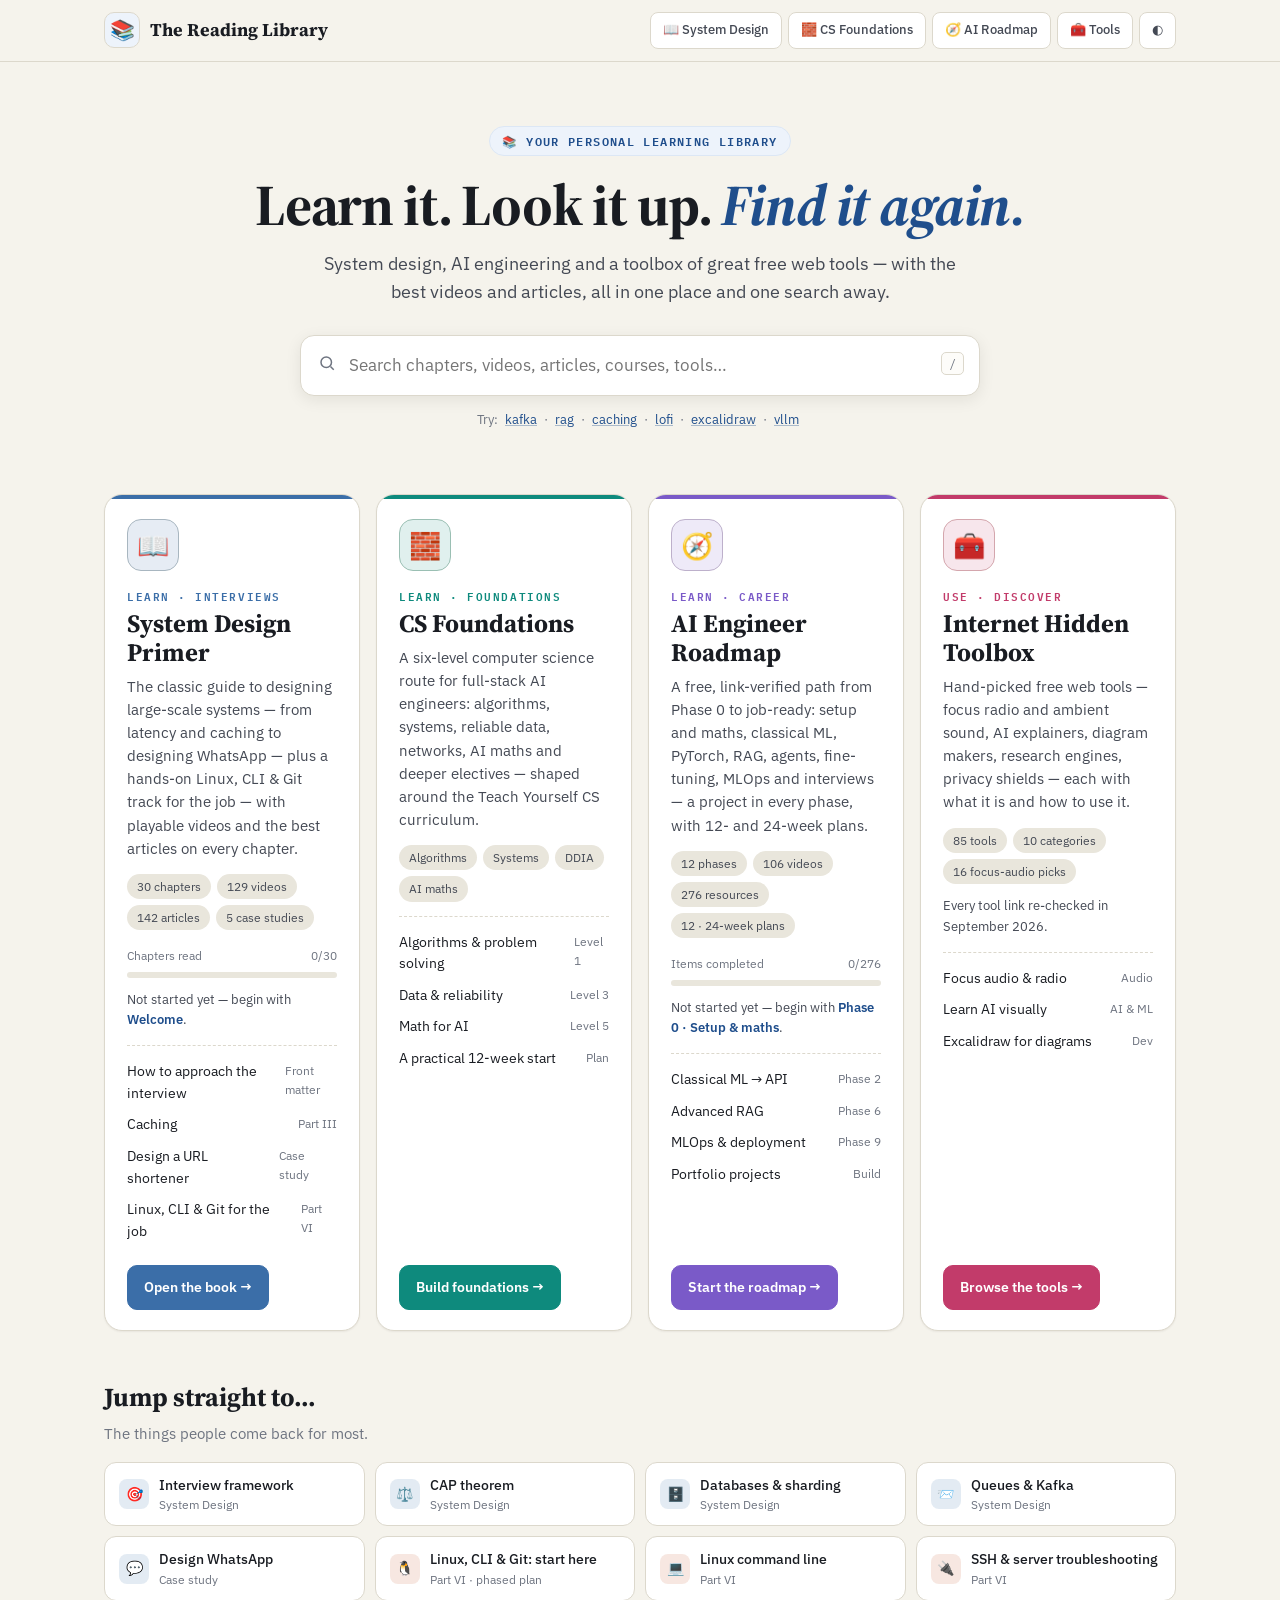
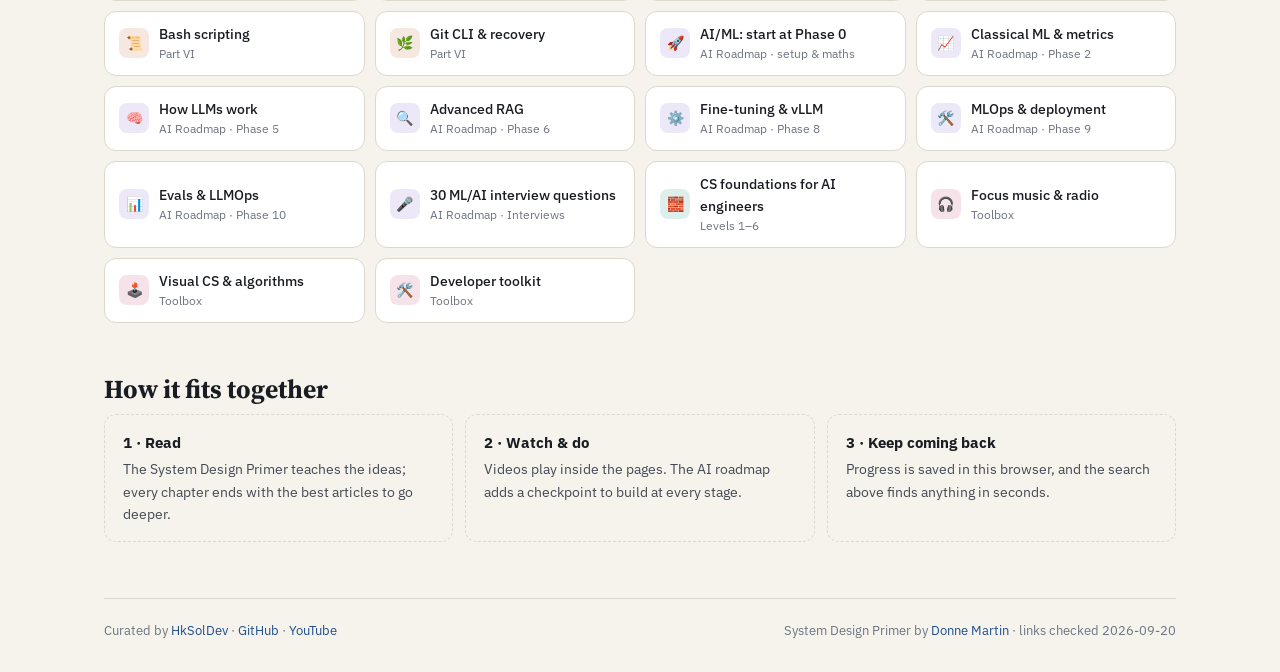
<file: index.html>
<!DOCTYPE html>
<html lang="en">
<head>
<meta charset="UTF-8">
<meta name="viewport" content="width=device-width, initial-scale=1.0">
<meta name="description" content="A personal learning library: system design, a level-by-level CS foundations guide, an AI Engineer roadmap, and useful web tools — all searchable from one page.">
<link rel="canonical" href="https://system-design-primer-book.mrdevghost.workers.dev/">
<meta property="og:title" content="The Reading Library · System Design, AI Engineering & Tools">
<meta property="og:description" content="Learn system design, become an AI engineer, or find the right tool — one searchable home for all of it.">
<meta property="og:type" content="website">
<meta property="og:url" content="https://system-design-primer-book.mrdevghost.workers.dev/">
<meta name="twitter:card" content="summary_large_image">
<meta name="twitter:site" content="@HKsoldev">
<title>📚 The Reading Library · System Design, AI & Tools</title>
<script type="application/ld+json">
{
  "@context": "https://schema.org",
  "@graph": [
    {
      "@type": "WebSite",
      "@id": "https://system-design-primer-book.mrdevghost.workers.dev/#website",
      "url": "https://system-design-primer-book.mrdevghost.workers.dev/",
      "name": "The Reading Library",
      "description": "A searchable learning library for system design, computer science foundations, AI engineering, and developer tools.",
      "inLanguage": "en"
    },
    {
      "@type": "WebPage",
      "@id": "https://system-design-primer-book.mrdevghost.workers.dev/#webpage",
      "url": "https://system-design-primer-book.mrdevghost.workers.dev/",
      "name": "The Reading Library · System Design, AI & Tools",
      "description": "A personal learning library: system design, a level-by-level CS foundations guide, an AI Engineer roadmap, and useful web tools — all searchable from one page.",
      "isPartOf": { "@id": "https://system-design-primer-book.mrdevghost.workers.dev/#website" },
      "inLanguage": "en"
    }
  ]
}
</script>
<link rel="icon" href="data:image/svg+xml,%3Csvg xmlns='http://www.w3.org/2000/svg' viewBox='0 0 100 100'%3E%3Ctext y='.9em' font-size='90'%3E📚%3C/text%3E%3C/svg%3E">
<link rel="preconnect" href="https://fonts.googleapis.com">
<link rel="preconnect" href="https://fonts.gstatic.com" crossorigin>
<link rel="stylesheet" href="https://fonts.googleapis.com/css2?family=Source+Serif+4:ital,opsz,wght@0,8..60,400;0,8..60,600;0,8..60,700;1,8..60,400&family=IBM+Plex+Sans:wght@400;500;600;700&family=IBM+Plex+Mono:wght@400;500;600&display=swap">
<link rel="stylesheet" href="library.css">
<style>
  :root{
    --paper:#F5F3EC; --paper-raised:#FDFCF9; --paper-card:#FFFFFF; --ink:#191C22; --ink-soft:#444954; --ink-muted:#6E7480;
    --rule:#DCD8CC; --rule-light:#E9E6DC; --spine:#1F4E8C; --spine-hover:#163A6A; --spine-soft:#DCE7F5; --spine-tint:#EDF3FB;
    --font-serif:"Source Serif 4",Georgia,serif; --font-sans:"IBM Plex Sans",-apple-system,BlinkMacSystemFont,"Segoe UI",sans-serif; --font-mono:"IBM Plex Mono",ui-monospace,Menlo,monospace;
  }
  *{box-sizing:border-box;margin:0;padding:0}
  html{scroll-behavior:smooth}
  body{background:var(--paper);color:var(--ink);font-family:var(--font-sans);line-height:1.6;-webkit-font-smoothing:antialiased;font-size:16px}
  a{color:var(--spine);text-decoration:none}
  button{font:inherit;color:inherit}
  .wrap{max-width:1120px;margin:0 auto;padding:0 24px}

  /* top bar */
  .top{position:sticky;top:0;z-index:50;background:color-mix(in srgb,var(--paper) 88%,transparent);backdrop-filter:blur(10px);-webkit-backdrop-filter:blur(10px);border-bottom:1px solid var(--rule)}
  .top .wrap{display:flex;align-items:center;gap:16px;padding-top:12px;padding-bottom:12px}
  .brand{display:flex;align-items:center;gap:10px;font-family:var(--font-serif);font-weight:700;font-size:18px;color:var(--ink)}
  .brand .logo{width:36px;height:36px;border-radius:10px;display:grid;place-items:center;background:var(--spine-tint);border:1px solid var(--rule);font-size:20px}
  .top nav{margin-left:auto;display:flex;gap:6px;align-items:center;flex-wrap:wrap}
  .top nav a,.top nav button{padding:7px 12px;border-radius:8px;border:1px solid var(--rule);background:var(--paper-card);font-size:13px;font-weight:500;color:var(--ink-soft);cursor:pointer}
  .top nav a:hover,.top nav button:hover{border-color:var(--spine);color:var(--spine)}

  /* hero + search */
  .hero{padding:64px 0 28px;text-align:center}
  .pill{display:inline-flex;align-items:center;gap:8px;font-family:var(--font-mono);font-size:11.5px;letter-spacing:.12em;text-transform:uppercase;font-weight:600;color:var(--spine);background:var(--spine-tint);border:1px solid var(--spine-soft);padding:5px 12px;border-radius:999px}
  .hero h1{font-family:var(--font-serif);font-size:clamp(36px,6vw,58px);line-height:1.06;letter-spacing:-.02em;margin:18px auto 14px;max-width:820px}
  .hero h1 em{color:var(--spine)}
  .hero .lead{font-size:18px;color:var(--ink-soft);max-width:640px;margin:0 auto}
  .searchbar{position:relative;max-width:680px;margin:28px auto 0;text-align:left}
  .searchbar svg{position:absolute;left:18px;top:19px;color:var(--ink-muted);pointer-events:none}
  .searchbar input{width:100%;padding:16px 56px 16px 48px;border-radius:14px;border:1.5px solid var(--rule);background:var(--paper-card);color:var(--ink);font:inherit;font-size:16.5px;outline:none;box-shadow:var(--shadow-md)}
  .searchbar input:focus{border-color:var(--spine);box-shadow:0 0 0 4px var(--spine-tint),var(--shadow-md)}
  .searchbar kbd{position:absolute;right:16px;top:17px;font-family:var(--font-mono);font-size:12px;color:var(--ink-muted);border:1px solid var(--rule);border-radius:5px;padding:1px 7px;background:var(--paper-raised)}
  .searchbar input:not(:placeholder-shown)+kbd{display:none}
  .try{margin-top:12px;font-size:13px;color:var(--ink-muted)}
  .try button{border:0;background:none;color:var(--spine);cursor:pointer;font-size:13px;padding:2px 4px;text-decoration:underline;text-decoration-color:color-mix(in srgb,var(--spine) 35%,transparent)}
  .results{display:none;max-width:680px;margin:10px auto 0;text-align:left;background:var(--paper-card);border:1px solid var(--rule);border-radius:14px;box-shadow:var(--shadow-lg);overflow:hidden}
  .results.show{display:block}
  .res-row{display:flex;gap:12px;align-items:center;padding:11px 16px;border-top:1px solid var(--rule-light);color:var(--ink)}
  .res-row:first-child{border-top:0}
  .res-row:hover,.res-row:focus-visible,.res-row.sel{background:var(--spine-tint);outline:none}
  .res-main{flex:1;min-width:0}
  .res-title{font-weight:600;font-size:14.5px;line-height:1.35;white-space:nowrap;overflow:hidden;text-overflow:ellipsis}
  .res-where{font-size:12.5px;color:var(--ink-muted);white-space:nowrap;overflow:hidden;text-overflow:ellipsis}
  .badge{flex:none;font-family:var(--font-mono);font-size:10px;letter-spacing:.06em;text-transform:uppercase;font-weight:600;padding:2px 8px;border-radius:5px;color:var(--c);background:color-mix(in srgb,var(--c) 14%,transparent)}
  .res-ext{flex:none;font-size:12px;color:var(--ink-muted);padding:4px 8px;border-radius:6px}
  .res-ext:hover{background:var(--rule-light);color:var(--spine)}
  .res-empty{padding:16px;color:var(--ink-muted);font-size:14px}
  .res-foot{padding:8px 16px;font-size:12px;color:var(--ink-muted);background:var(--paper-raised);border-top:1px solid var(--rule-light)}

  /* library cards */
  .section-title{font-family:var(--font-serif);font-size:26px;margin:46px 0 4px}
  .section-sub{color:var(--ink-muted);font-size:14.5px;margin-bottom:16px}
  .cards{display:grid;grid-template-columns:repeat(auto-fit,minmax(240px,1fr));gap:16px;margin-top:34px}
  .lib-card{--c:var(--spine);position:relative;display:flex;flex-direction:column;background:var(--paper-card);border:1px solid var(--rule);border-radius:18px;padding:24px 22px 20px;overflow:hidden;box-shadow:var(--shadow-sm);transition:transform .18s,box-shadow .18s,border-color .18s}
  .lib-card::before{content:"";position:absolute;inset:0 0 auto 0;height:4px;background:var(--c)}
  .lib-card:hover{transform:translateY(-3px);box-shadow:var(--shadow-lg);border-color:color-mix(in srgb,var(--c) 45%,var(--rule))}
  .lib-card .ico{width:52px;height:52px;border-radius:14px;display:grid;place-items:center;font-size:26px;background:color-mix(in srgb,var(--c) 13%,var(--paper-card));border:1px solid color-mix(in srgb,var(--c) 32%,var(--rule))}
  .lib-card .kicker{font-family:var(--font-mono);font-size:11px;letter-spacing:.14em;text-transform:uppercase;color:var(--c);font-weight:600;margin-top:16px}
  .lib-card h3{font-family:var(--font-serif);font-size:25px;line-height:1.15;margin:4px 0 8px}
  .lib-card p{font-size:14.5px;color:var(--ink-soft)}
  .chips{display:flex;flex-wrap:wrap;gap:6px;margin:14px 0 0}
  .chips span{font-size:12px;padding:3px 10px;border-radius:999px;background:var(--rule-light);color:var(--ink-soft)}
  .prog{margin-top:16px}
  .prog-top{display:flex;justify-content:space-between;font-size:12px;color:var(--ink-muted);margin-bottom:6px}
  .bar{height:6px;border-radius:9px;background:var(--rule-light);overflow:hidden}
  .bar i{display:block;height:100%;width:0;background:var(--c);border-radius:9px;transition:width .4s}
  .cont{margin-top:12px;font-size:13px;color:var(--ink-soft);min-height:20px}
  .cont a{font-weight:600}
  .cta{margin-top:auto;padding-top:18px;display:flex;gap:8px;flex-wrap:wrap}
  .btn-primary{display:inline-flex;align-items:center;gap:6px;padding:10px 16px;border-radius:10px;background:var(--c);color:#fff;font-weight:600;font-size:14px;border:1px solid var(--c)}
  :root[data-theme="dark"] .btn-primary{color:#0E1620}
  @media (prefers-color-scheme:dark){:root:not([data-theme="light"]) .btn-primary{color:#0E1620}}
  .btn-primary:hover{color:#fff;filter:brightness(1.08)}
  :root[data-theme="dark"] .btn-primary:hover{color:#0E1620}
  .btn-ghost{padding:10px 14px;border-radius:10px;border:1px solid var(--rule);color:var(--ink-soft);font-size:13.5px;font-weight:500;background:var(--paper)}
  .btn-ghost:hover{border-color:var(--c);color:var(--c)}
  .quick{margin-top:14px;border-top:1px dashed var(--rule);padding-top:10px;display:flex;flex-direction:column}
  .quick a{padding:5px 0;font-size:13.5px;color:var(--ink);display:flex;justify-content:space-between;gap:10px}
  .quick a:hover{color:var(--c)}
  .quick a small{color:var(--ink-muted);font-size:12px}

  /* topic chips */
  .topics{display:grid;grid-template-columns:repeat(auto-fill,minmax(230px,1fr));gap:10px}
  .topic{--c:var(--spine);display:flex;align-items:center;gap:10px;padding:11px 14px;background:var(--paper-card);border:1px solid var(--rule);border-radius:12px;color:var(--ink);font-size:14px;font-weight:500;transition:border-color .15s,transform .15s}
  .topic:hover{border-color:var(--c);transform:translateY(-1px)}
  .topic i{font-style:normal;flex:none;width:30px;height:30px;border-radius:8px;display:grid;place-items:center;background:color-mix(in srgb,var(--c) 14%,transparent)}
  .topic small{display:block;font-size:11.5px;font-weight:400;color:var(--ink-muted)}

  .paths{display:grid;grid-template-columns:repeat(3,1fr);gap:12px}
  .paths div{padding:16px 18px;border:1px dashed var(--rule);border-radius:12px;font-size:14px;color:var(--ink-soft)}
  .paths b{display:block;color:var(--ink);margin-bottom:3px;font-size:15px}

  footer{margin:56px 0 30px;padding-top:22px;border-top:1px solid var(--rule);font-size:13px;color:var(--ink-muted);display:flex;flex-wrap:wrap;gap:8px 20px;justify-content:space-between}

  @media (max-width:900px){.cards{grid-template-columns:1fr}.paths{grid-template-columns:1fr}.hero{padding-top:40px}.top nav a.hide-sm{display:none}}
  @media (prefers-reduced-motion:reduce){*{transition:none!important;scroll-behavior:auto!important}}
</style>
</head>
<body>

<header class="top">
  <div class="wrap">
    <a class="brand" href="index.html"><span class="logo">📚</span><span>The Reading Library</span></a>
    <nav aria-label="Library">
      <a class="hide-sm" href="systemdesignprimerbook.html">📖 System Design</a>
      <a class="hide-sm" href="cs-foundations.html">🧱 CS Foundations</a>
      <a class="hide-sm" href="ai-engineer-roadmap.html">🧭 AI Roadmap</a>
      <a class="hide-sm" href="toolbox.html">🧰 Tools</a>
      <button id="themeBtn" type="button" aria-label="Toggle light / dark">◐</button>
    </nav>
  </div>
</header>

<main class="wrap">
  <section class="hero">
    <span class="pill">📚 Your personal learning library</span>
    <h1>Learn it. Look it up. <em>Find it again.</em></h1>
    <p class="lead">System design, AI engineering and a toolbox of great free web tools — with the best videos and articles, all in one place and one search away.</p>

    <div class="searchbar">
      <svg width="18" height="18" viewBox="0 0 24 24" fill="none" stroke="currentColor" stroke-width="2"><circle cx="11" cy="11" r="7"/><line x1="21" y1="21" x2="16.65" y2="16.65"/></svg>
      <input id="q" type="search" placeholder="Search chapters, videos, articles, courses, tools…" autocomplete="off" aria-label="Search the whole library">
      <kbd>/</kbd>
    </div>
    <div class="try">Try: <button data-q="kafka">kafka</button> · <button data-q="rag">rag</button> · <button data-q="caching">caching</button> · <button data-q="lofi">lofi</button> · <button data-q="excalidraw">excalidraw</button> · <button data-q="vllm">vllm</button></div>
    <div class="results" id="results" role="listbox" aria-label="Search results"></div>
  </section>

  <section class="cards" aria-label="Library collections">
    <article class="lib-card" style="--c:var(--s1)">
      <div class="ico">📖</div>
      <div class="kicker">Learn · Interviews</div>
      <h3>System Design Primer</h3>
      <p>The classic guide to designing large-scale systems — from latency and caching to designing WhatsApp — plus a hands-on Linux, CLI &amp; Git track for the job — with playable videos and the best articles on every chapter.</p>
      <div class="chips" id="sdChips"></div>
      <div class="prog"><div class="prog-top"><span>Chapters read</span><span id="sdFrac">0/0</span></div><div class="bar"><i id="sdBar"></i></div></div>
      <div class="cont" id="sdCont"></div>
      <div class="quick">
        <a href="systemdesignprimerbook.html#approach">How to approach the interview <small>Front matter</small></a>
        <a href="systemdesignprimerbook.html#cache">Caching <small>Part III</small></a>
        <a href="systemdesignprimerbook.html#case-tinyurl">Design a URL shortener <small>Case study</small></a>
        <a href="systemdesignprimerbook.html#terminal-job-bar">Linux, CLI &amp; Git for the job <small>Part VI</small></a>
      </div>
      <div class="cta"><a class="btn-primary" href="systemdesignprimerbook.html">Open the book →</a></div>
    </article>

    <article class="lib-card" style="--c:var(--s3)">
      <div class="ico">🧱</div>
      <div class="kicker">Learn · Foundations</div>
      <h3>CS Foundations</h3>
      <p>A six-level computer science route for full-stack AI engineers: algorithms, systems, reliable data, networks, AI maths and deeper electives — shaped around the Teach Yourself CS curriculum.</p>
      <div class="chips"><span>Algorithms</span><span>Systems</span><span>DDIA</span><span>AI maths</span></div>
      <div class="quick">
        <a href="cs-foundations.html#level-1">Algorithms &amp; problem solving <small>Level 1</small></a>
        <a href="cs-foundations.html#level-3">Data &amp; reliability <small>Level 3</small></a>
        <a href="cs-foundations.html#level-5">Math for AI <small>Level 5</small></a>
        <a href="cs-foundations.html#starter">A practical 12-week start <small>Plan</small></a>
      </div>
      <div class="cta"><a class="btn-primary" href="cs-foundations.html">Build foundations →</a></div>
    </article>

    <article class="lib-card" style="--c:var(--s2)">
      <div class="ico">🧭</div>
      <div class="kicker">Learn · Career</div>
      <h3>AI Engineer Roadmap</h3>
      <p>A free, link-verified path from Phase 0 to job-ready: setup and maths, classical ML, PyTorch, RAG, agents, fine-tuning, MLOps and interviews — a project in every phase, with 12- and 24-week plans.</p>
      <div class="chips" id="aiChips"></div>
      <div class="prog"><div class="prog-top"><span>Items completed</span><span id="aiFrac">0/0</span></div><div class="bar"><i id="aiBar"></i></div></div>
      <div class="cont" id="aiCont"></div>
      <div class="quick">
        <a href="ai-engineer-roadmap.html#phase-2">Classical ML → API <small>Phase 2</small></a>
        <a href="ai-engineer-roadmap.html#phase-6">Advanced RAG <small>Phase 6</small></a>
        <a href="ai-engineer-roadmap.html#phase-9">MLOps &amp; deployment <small>Phase 9</small></a>
        <a href="ai-engineer-roadmap.html#projects">Portfolio projects <small>Build</small></a>
      </div>
      <div class="cta"><a class="btn-primary" href="ai-engineer-roadmap.html">Start the roadmap →</a></div>
    </article>

    <article class="lib-card" style="--c:var(--s5)">
      <div class="ico">🧰</div>
      <div class="kicker">Use · Discover</div>
      <h3>Internet Hidden Toolbox</h3>
      <p>Hand-picked free web tools — focus radio and ambient sound, AI explainers, diagram makers, research engines, privacy shields — each with what it is and how to use it.</p>
      <div class="chips" id="tbChips"></div>
      <div class="cont" id="tbCont">Every tool link re-checked in September 2026.</div>
      <div class="quick">
        <a href="toolbox.html#audioambiencefocus">Focus audio &amp; radio <small>Audio</small></a>
        <a href="toolbox.html#aimachinelearning">Learn AI visually <small>AI &amp; ML</small></a>
        <a href="toolbox.html#excalidraw">Excalidraw for diagrams <small>Dev</small></a>
      </div>
      <div class="cta"><a class="btn-primary" href="toolbox.html">Browse the tools →</a></div>
    </article>
  </section>

  <h2 class="section-title">Jump straight to…</h2>
  <p class="section-sub">The things people come back for most.</p>
  <div class="topics">
    <a class="topic" style="--c:var(--s1)" href="systemdesignprimerbook.html#approach"><i>🎯</i><span>Interview framework<small>System Design</small></span></a>
    <a class="topic" style="--c:var(--s1)" href="systemdesignprimerbook.html#availability-vs-consistency"><i>⚖️</i><span>CAP theorem<small>System Design</small></span></a>
    <a class="topic" style="--c:var(--s1)" href="systemdesignprimerbook.html#database"><i>🗄️</i><span>Databases &amp; sharding<small>System Design</small></span></a>
    <a class="topic" style="--c:var(--s1)" href="systemdesignprimerbook.html#asynchronism"><i>📨</i><span>Queues &amp; Kafka<small>System Design</small></span></a>
    <a class="topic" style="--c:var(--s1)" href="systemdesignprimerbook.html#case-chat"><i>💬</i><span>Design WhatsApp<small>Case study</small></span></a>
    <a class="topic" style="--c:var(--s7)" href="systemdesignprimerbook.html#terminal-job-bar"><i>🐧</i><span>Linux, CLI &amp; Git: start here<small>Part VI · phased plan</small></span></a>
    <a class="topic" style="--c:var(--s7)" href="systemdesignprimerbook.html#linux-cli-essentials"><i>💻</i><span>Linux command line<small>Part VI</small></span></a>
    <a class="topic" style="--c:var(--s7)" href="systemdesignprimerbook.html#linux-networking-ssh"><i>🔌</i><span>SSH &amp; server troubleshooting<small>Part VI</small></span></a>
    <a class="topic" style="--c:var(--s7)" href="systemdesignprimerbook.html#bash-scripting"><i>📜</i><span>Bash scripting<small>Part VI</small></span></a>
    <a class="topic" style="--c:var(--s7)" href="systemdesignprimerbook.html#git-cli"><i>🌿</i><span>Git CLI &amp; recovery<small>Part VI</small></span></a>
    <a class="topic" style="--c:var(--s2)" href="ai-engineer-roadmap.html#phase-0"><i>🚀</i><span>AI/ML: start at Phase 0<small>AI Roadmap · setup &amp; maths</small></span></a>
    <a class="topic" style="--c:var(--s2)" href="ai-engineer-roadmap.html#phase-2"><i>📈</i><span>Classical ML &amp; metrics<small>AI Roadmap · Phase 2</small></span></a>
    <a class="topic" style="--c:var(--s2)" href="ai-engineer-roadmap.html#phase-5"><i>🧠</i><span>How LLMs work<small>AI Roadmap · Phase 5</small></span></a>
    <a class="topic" style="--c:var(--s2)" href="ai-engineer-roadmap.html#phase-6"><i>🔍</i><span>Advanced RAG<small>AI Roadmap · Phase 6</small></span></a>
    <a class="topic" style="--c:var(--s2)" href="ai-engineer-roadmap.html#phase-8"><i>⚙️</i><span>Fine-tuning &amp; vLLM<small>AI Roadmap · Phase 8</small></span></a>
    <a class="topic" style="--c:var(--s2)" href="ai-engineer-roadmap.html#phase-9"><i>🛠️</i><span>MLOps &amp; deployment<small>AI Roadmap · Phase 9</small></span></a>
    <a class="topic" style="--c:var(--s2)" href="ai-engineer-roadmap.html#phase-10"><i>📊</i><span>Evals &amp; LLMOps<small>AI Roadmap · Phase 10</small></span></a>
    <a class="topic" style="--c:var(--s2)" href="ai-engineer-roadmap.html#interviews"><i>🎤</i><span>30 ML/AI interview questions<small>AI Roadmap · Interviews</small></span></a>
    <a class="topic" style="--c:var(--s3)" href="cs-foundations.html#level-3"><i>🧱</i><span>CS foundations for AI engineers<small>Levels 1–6</small></span></a>
    <a class="topic" style="--c:var(--s5)" href="toolbox.html#audioambiencefocus"><i>🎧</i><span>Focus music &amp; radio<small>Toolbox</small></span></a>
    <a class="topic" style="--c:var(--s5)" href="toolbox.html#learncssystemdesign"><i>🕹️</i><span>Visual CS &amp; algorithms<small>Toolbox</small></span></a>
    <a class="topic" style="--c:var(--s5)" href="toolbox.html#developerterminaltools"><i>🛠️</i><span>Developer toolkit<small>Toolbox</small></span></a>
  </div>

  <h2 class="section-title">How it fits together</h2>
  <div class="paths">
    <div><b>1 · Read</b>The System Design Primer teaches the ideas; every chapter ends with the best articles to go deeper.</div>
    <div><b>2 · Watch &amp; do</b>Videos play inside the pages. The AI roadmap adds a checkpoint to build at every stage.</div>
    <div><b>3 · Keep coming back</b>Progress is saved in this browser, and the search above finds anything in seconds.</div>
  </div>

  <footer>
    <span>Curated by <a href="https://x.com/HKsoldev" target="_blank" rel="noopener">HkSolDev</a> · <a href="https://github.com/HkSolDev/system-design-primer-book" target="_blank" rel="noopener">GitHub</a> · <a href="https://www.youtube.com/@MrDevGhost" target="_blank" rel="noopener">YouTube</a></span>
    <span>System Design Primer by <a href="https://github.com/donnemartin/system-design-primer" target="_blank" rel="noopener">Donne Martin</a> · links checked <span id="genDate"></span></span>
  </footer>
</main>

<!--INDEX-START-->
<script type="application/json" id="lib-index">{"meta":{"generated":"2026-10-30","checked":"2026-09-20","sd":{"chapters":30,"videos":129,"articles":142},"ai":{"stages":12,"videos":106,"resources":276},"tools":{"count":85,"categories":10,"audio":16}},"sdOrder":[{"id":"welcome","title":"Welcome"},{"id":"study-guide","title":"Study guide"},{"id":"approach","title":"How to approach the interview"},{"id":"perf-vs-scale","title":"Performance vs. scalability"},{"id":"latency-vs-throughput","title":"Latency vs. throughput"},{"id":"availability-vs-consistency","title":"Availability vs. consistency"},{"id":"consistency-patterns","title":"Consistency patterns"},{"id":"availability-patterns","title":"Availability patterns"},{"id":"dns","title":"Domain name system"},{"id":"cdn","title":"Content delivery network"},{"id":"load-balancer","title":"Load balancer"},{"id":"reverse-proxy","title":"Reverse proxy"},{"id":"application-layer","title":"Application layer"},{"id":"database","title":"Database"},{"id":"cache","title":"Cache"},{"id":"asynchronism","title":"Asynchronism"},{"id":"communication","title":"Communication"},{"id":"security","title":"Security"},{"id":"appendix","title":"Reference tables"},{"id":"case-tinyurl","title":"Case study: URL Shortener (TinyURL / Pastebin)"},{"id":"case-twitter","title":"Case study: Twitter Timeline & News Feed"},{"id":"case-crawler","title":"Case study: Distributed Web Crawler"},{"id":"case-chat","title":"Case study: Real-Time Chat System (WhatsApp / Messenger / Slack)"},{"id":"case-scaling-aws","title":"Case study: Scaling to Millions of Users on AWS"},{"id":"terminal-job-bar","title":"The job bar: Linux, CLI & Git"},{"id":"linux-cli-essentials","title":"Linux CLI essentials"},{"id":"linux-networking-ssh","title":"Networking, SSH & troubleshooting"},{"id":"bash-scripting","title":"Bash scripting for automation"},{"id":"git-cli","title":"Git CLI: from commit to pull request"},{"id":"terminal-labs-projects","title":"Practice: labs, projects & interview drills"}],"aiOrder":[{"key":"yt:fNk_zzaMoSs","title":"Vectors | Chapter 1, Essence of linear algebra","stage":"phase-0"},{"key":"yt:k7RM-ot2NWY","title":"Linear combinations, span, and basis vectors","stage":"phase-0"},{"key":"yt:kYB8IZa5AuE","title":"Linear transformations and matrices","stage":"phase-0"},{"key":"yt:XkY2DOUCWMU","title":"Matrix multiplication as composition","stage":"phase-0"},{"key":"yt:WUvTyaaNkzM","title":"The essence of calculus","stage":"phase-0"},{"key":"yt:9vKqVkMQHKk","title":"The paradox of the derivative","stage":"phase-0"},{"key":"yt:SzZ6GpcfoQY","title":"Calculating the Mean, Variance and Standard Deviation","stage":"phase-0"},{"key":"yt:rzFX5NWojp0","title":"The Normal Distribution, Clearly Explained","stage":"phase-0"},{"key":"yt:HZGCoVF3YvM","title":"Bayes theorem, the geometry of changing beliefs","stage":"phase-0"},{"key":"yt:MSgoeuMqUmU","title":"Lecture 1: Course Overview + Introduction to the Shell","stage":"phase-0"},{"key":"yt:PFDu9oVAE-g","title":"Eigenvectors and eigenvalues","stage":"phase-0"},{"key":"yt:uQhTuRlWMxw","title":"Inverse matrices, column space and null space","stage":"phase-0"},{"key":"https://missing.csail.mit.edu/2026/","title":"The Missing Semester of Your CS Education (2026)","stage":"phase-0"},{"key":"systemdesignprimerbook.html#terminal-job-bar","title":"Linux, CLI &amp; Git for the job (Part VI)","stage":"phase-0"},{"key":"https://www.3blue1brown.com/topics/linear-algebra","title":"3Blue1Brown · Essence of linear algebra","stage":"phase-0"},{"key":"https://www.3blue1brown.com/topics/calculus","title":"3Blue1Brown · Essence of calculus","stage":"phase-0"},{"key":"https://docs.astral.sh/uv/","title":"uv — Python packaging and environments","stage":"phase-0"},{"key":"https://docs.pytest.org/en/stable/","title":"pytest documentation","stage":"phase-0"},{"key":"https://docs.astral.sh/ruff/","title":"Ruff","stage":"phase-0"},{"key":"https://mml-book.github.io/","title":"Mathematics for Machine Learning","stage":"phase-0"},{"key":"yt:2uvysYbKdjM","title":"Complete Python Pandas Data Science Tutorial! (2025 Updated Edition)","stage":"phase-1"},{"key":"yt:rIcB4zMYMas","title":"SQL Window Functions | Clearly Explained","stage":"phase-1"},{"key":"yt:n9jz7G68pVg","title":"What is Data Leakage In Machine Learning?","stage":"phase-1"},{"key":"https://www.kaggle.com/learn/pandas","title":"Pandas","stage":"phase-1"},{"key":"https://www.kaggle.com/learn/intro-to-sql","title":"Intro to SQL","stage":"phase-1"},{"key":"https://selectstarsql.com/","title":"Select Star SQL","stage":"phase-1"},{"key":"https://www.kaggle.com/learn/data-visualization","title":"Data Visualization","stage":"phase-1"},{"key":"https://www.kaggle.com/learn/data-cleaning","title":"Data Cleaning","stage":"phase-1"},{"key":"https://mode.com/sql-tutorial/","title":"SQL Tutorial","stage":"phase-1"},{"key":"https://wesmckinney.com/book/","title":"Python for Data Analysis, 3rd ed.","stage":"phase-1"},{"key":"https://jakevdp.github.io/PythonDataScienceHandbook/","title":"Python Data Science Handbook","stage":"phase-1"},{"key":"https://numpy.org/doc/stable/user/absolute_beginners.html","title":"NumPy: the absolute basics for beginners","stage":"phase-1"},{"key":"https://pandas.pydata.org/docs/user_guide/10min.html","title":"10 minutes to pandas","stage":"phase-1"},{"key":"https://duckdb.org/docs/","title":"DuckDB documentation","stage":"phase-1"},{"key":"https://pandera.readthedocs.io/","title":"Pandera","stage":"phase-1"},{"key":"https://www.kaggle.com/learn/advanced-sql","title":"Advanced SQL","stage":"phase-1"},{"key":"yt:EuBBz3bI-aA","title":"Machine Learning Fundamentals: Bias and Variance","stage":"phase-2"},{"key":"yt:fSytzGwwBVw","title":"Machine Learning Fundamentals: Cross Validation","stage":"phase-2"},{"key":"yt:yIYKR4sgzI8","title":"StatQuest: Logistic Regression","stage":"phase-2"},{"key":"yt:_L39rN6gz7Y","title":"Decision and Classification Trees, Clearly Explained","stage":"phase-2"},{"key":"yt:Kdsp6soqA7o","title":"Machine Learning Fundamentals: The Confusion Matrix","stage":"phase-2"},{"key":"yt:4jRBRDbJemM","title":"ROC and AUC, Clearly Explained","stage":"phase-2"},{"key":"yt:J4Wdy0Wc_xQ","title":"StatQuest: Random Forests Part 1","stage":"phase-2"},{"key":"yt:3CC4N4z3GJc","title":"Gradient Boost Part 1: Regression Main Ideas","stage":"phase-2"},{"key":"yt:Crm_5n4mvmg","title":"ML Zoomcamp 1.1 – Introduction to Machine Learning","stage":"phase-2"},{"key":"yt:h5wLuVDr0oc","title":"Deploy ML models with FastAPI, Docker, and Heroku","stage":"phase-2"},{"key":"yt:luJ64trcCwc","title":"Build & Deploy ML Churn model with FastAPI, MLFlow, Docker, & AWS","stage":"phase-2"},{"key":"https://developers.google.com/machine-learning/crash-course","title":"Machine Learning Crash Course","stage":"phase-2"},{"key":"https://www.kaggle.com/learn/intro-to-machine-learning","title":"Intro to Machine Learning","stage":"phase-2"},{"key":"https://github.com/DataTalksClub/machine-learning-zoomcamp","title":"Machine Learning Zoomcamp","stage":"phase-2"},{"key":"https://inria.github.io/scikit-learn-mooc/","title":"scikit-learn MOOC","stage":"phase-2"},{"key":"https://www.youtube.com/playlist?list=PLblh5JKOoLUICTaGLRoHQDuF_7q2GfuJF","title":"StatQuest · Machine Learning playlist","stage":"phase-2"},{"key":"https://scikit-learn.org/stable/user_guide.html","title":"scikit-learn user guide","stage":"phase-2"},{"key":"https://fastapi.tiangolo.com/tutorial/","title":"FastAPI tutorial","stage":"phase-2"},{"key":"https://github.com/ageron/handson-ml3","title":"ageron/handson-ml3","stage":"phase-2"},{"key":"https://www.statlearning.com/","title":"An Introduction to Statistical Learning (Python edition)","stage":"phase-2"},{"key":"https://huggingface.co/docs/hub/spaces-sdks-docker","title":"Docker Spaces","stage":"phase-2"},{"key":"https://www.youtube.com/playlist?list=PLoROMvodv4rMiGQp3WXShtMGgzqpfVfbU","title":"CS229 Machine Learning (Autumn 2018)","stage":"phase-2"},{"key":"https://www.coursera.org/specializations/machine-learning-introduction","title":"Machine Learning Specialization","stage":"phase-2"},{"key":"yt:4BOtr1PZ2D8","title":"Kaggle Competitions: A Beginner's Guide to Winning","stage":"phase-3"},{"key":"yt:BV03sQ0srcU","title":"Kaggle Data Science Competition Course – Solve Three Challenges Step-by-Step","stage":"phase-3"},{"key":"yt:ft77eXtn30Q","title":"Feature Engineering Secret From A Kaggle Grandmaster","stage":"phase-3"},{"key":"https://www.kaggle.com/learn/intermediate-machine-learning","title":"Intermediate Machine Learning","stage":"phase-3"},{"key":"https://www.kaggle.com/learn/feature-engineering","title":"Feature Engineering","stage":"phase-3"},{"key":"https://developer.nvidia.com/blog/the-kaggle-grandmasters-playbook-7-battle-tested-modeling-techniques-for-tabular-data/","title":"The Kaggle Grandmasters Playbook: 7 Battle-Tested Modeling Techniques for Tabular Data","stage":"phase-3"},{"key":"https://github.com/abhishekkrthakur/approachingalmost","title":"Approaching (Almost) Any Machine Learning Problem","stage":"phase-3"},{"key":"https://scikit-learn.org/stable/modules/cross_validation.html","title":"Cross-validation: evaluating estimator performance","stage":"phase-3"},{"key":"https://scikit-learn.org/stable/common_pitfalls.html","title":"Common pitfalls and recommended practices","stage":"phase-3"},{"key":"https://optuna.readthedocs.io/","title":"Optuna","stage":"phase-3"},{"key":"https://www.kaggle.com/competitions","title":"Kaggle Competitions","stage":"phase-3"},{"key":"https://developers.google.com/machine-learning/guides/rules-of-ml","title":"Rules of Machine Learning","stage":"phase-3"},{"key":"yt:aircAruvnKk","title":"But what is a neural network?","stage":"phase-4"},{"key":"yt:VMj-3S1tku0","title":"Building micrograd: backprop from scratch","stage":"phase-4"},{"key":"yt:PaCmpygFfXo","title":"Building makemore: language modelling","stage":"phase-4"},{"key":"yt:Qb9s3UiMSTA","title":"Asyncio in Python – Full Tutorial","stage":"phase-4"},{"key":"yt:oAkLSJNr5zY","title":"AsyncIO – Complete Guide with Animations","stage":"phase-4"},{"key":"yt:IHZwWFHWa-w","title":"Gradient descent, how neural networks learn","stage":"phase-4"},{"key":"yt:tHL5STNJKag","title":"Build Your First Pytorch Model In Minutes!","stage":"phase-4"},{"key":"yt:Ilg3gGewQ5U","title":"Backpropagation, intuitively","stage":"phase-4"},{"key":"yt:CqOfi41LfDw","title":"The Essential Main Ideas of Neural Networks","stage":"phase-4"},{"key":"yt:TCH_1BHY58I","title":"Building makemore Part 2: MLP","stage":"phase-4"},{"key":"yt:P6sfmUTpUmc","title":"Building makemore Part 3: Activations & Gradients, BatchNorm","stage":"phase-4"},{"key":"yt:tIeHLnjs5U8","title":"Backpropagation calculus","stage":"phase-4"},{"key":"yt:q8SA3rM6ckI","title":"Building makemore Part 4: Becoming a Backprop Ninja","stage":"phase-4"},{"key":"yt:t3YJ5hKiMQ0","title":"Building makemore Part 5: Building a WaveNet","stage":"phase-4"},{"key":"https://www.youtube.com/playlist?list=PLAqhIrjkxbuWI23v9cThsA9GvCAUhRvKZ","title":"Neural Networks: Zero to Hero (full playlist)","stage":"phase-4"},{"key":"https://course.fast.ai/","title":"Practical Deep Learning for Coders","stage":"phase-4"},{"key":"https://www.learnpytorch.io/","title":"Learn PyTorch for Deep Learning","stage":"phase-4"},{"key":"https://www.3blue1brown.com/topics/neural-networks","title":"3Blue1Brown · Neural Networks series","stage":"phase-4"},{"key":"https://fastapi.tiangolo.com/async/","title":"Concurrency and async / await","stage":"phase-4"},{"key":"https://docs.python.org/3/library/asyncio.html","title":"asyncio — Asynchronous I/O","stage":"phase-4"},{"key":"https://karpathy.github.io/2019/04/25/recipe/","title":"A Recipe for Training Neural Networks","stage":"phase-4"},{"key":"https://github.com/karpathy/nn-zero-to-hero","title":"karpathy/nn-zero-to-hero","stage":"phase-4"},{"key":"https://docs.pytorch.org/tutorials/beginner/basics/intro.html","title":"Learn the Basics","stage":"phase-4"},{"key":"https://deeplearningwithpython.io/","title":"Deep Learning with Python, 3rd ed.","stage":"phase-4"},{"key":"https://d2l.ai/","title":"Dive into Deep Learning","stage":"phase-4"},{"key":"https://introtodeeplearning.com/","title":"MIT 6.S191 · Introduction to Deep Learning (2026)","stage":"phase-4"},{"key":"https://udlbook.github.io/udlbook/","title":"Understanding Deep Learning","stage":"phase-4"},{"key":"https://www.bishopbook.com/","title":"Deep Learning: Foundations and Concepts","stage":"phase-4"},{"key":"https://cs231n.stanford.edu/","title":"CS231n · Convolutional Neural Networks for Visual Recognition","stage":"phase-4"},{"key":"yt:zjkBMFhNj_g","title":"[1hr Talk] Intro to Large Language Models","stage":"phase-5"},{"key":"yt:wjZofJX0v4M","title":"Transformers, the tech behind LLMs","stage":"phase-5"},{"key":"yt:eMlx5fFNoYc","title":"Attention in transformers, step-by-step","stage":"phase-5"},{"key":"yt:kCc8FmEb1nY","title":"Let's build GPT: from scratch, in code","stage":"phase-5"},{"key":"yt:zduSFxRajkE","title":"Let's build the GPT Tokenizer","stage":"phase-5"},{"key":"yt:7xTGNNLPyMI","title":"Deep Dive into LLMs like ChatGPT","stage":"phase-5"},{"key":"yt:l8pRSuU81PU","title":"Let's reproduce GPT-2 (124M)","stage":"phase-5"},{"key":"yt:quh7z1q7-uc","title":"Building LLMs from the Ground Up (3-hour workshop)","stage":"phase-5"},{"key":"yt:Ub3GoFaUcds","title":"Stanford CME295 · Lecture 1 – Transformer","stage":"phase-5"},{"key":"yt:LPZh9BOjkQs","title":"Large Language Models explained briefly","stage":"phase-5"},{"key":"yt:zxQyTK8quyY","title":"Transformer Neural Networks, ChatGPT's foundation, Clearly Explained","stage":"phase-5"},{"key":"yt:DzpHeXVSC5I","title":"Stanford CS224N (Spring 2024) · Lecture 1 – Intro and Word Vectors","stage":"phase-5"},{"key":"yt:nBor4jfWetQ","title":"Stanford CS224N (Spring 2024) · Lecture 2 – Word Vectors and Language Models","stage":"phase-5"},{"key":"yt:JuoVZkPBiKk","title":"Stanford CS336 (Spring 2026) · Lecture 1 – Overview, Tokenization","stage":"phase-5"},{"key":"yt:kuYAsz7zspQ","title":"Stanford CS336 (Spring 2026) · Lecture 2 – PyTorch (einops)","stage":"phase-5"},{"key":"https://huggingface.co/learn/llm-course/chapter1/1","title":"Hugging Face LLM Course","stage":"phase-5"},{"key":"https://jalammar.github.io/illustrated-transformer/","title":"The Illustrated Transformer","stage":"phase-5"},{"key":"https://jalammar.github.io/illustrated-gpt2/","title":"The Illustrated GPT-2","stage":"phase-5"},{"key":"https://lilianweng.github.io/posts/2018-06-24-attention/","title":"Attention? Attention!","stage":"phase-5"},{"key":"https://magazine.sebastianraschka.com/p/understanding-large-language-models","title":"Understanding Large Language Models","stage":"phase-5"},{"key":"https://github.com/rasbt/LLMs-from-scratch","title":"rasbt/LLMs-from-scratch","stage":"phase-5"},{"key":"https://github.com/mlabonne/llm-course","title":"mlabonne/llm-course","stage":"phase-5"},{"key":"https://cs336.stanford.edu/","title":"Stanford CS336 · Language Modeling from Scratch","stage":"phase-5"},{"key":"https://cme295.stanford.edu/","title":"Stanford CME295 · Transformers & LLMs","stage":"phase-5"},{"key":"https://web.stanford.edu/class/cs224n/","title":"Stanford CS224N · NLP with Deep Learning","stage":"phase-5"},{"key":"https://web.stanford.edu/~jurafsky/slp3/","title":"Speech and Language Processing, 3rd ed. (draft)","stage":"phase-5"},{"key":"https://nlp.seas.harvard.edu/annotated-transformer/","title":"The Annotated Transformer","stage":"phase-5"},{"key":"yt:sVcwVQRHIc8","title":"Learn RAG From Scratch – Python AI Tutorial","stage":"phase-6"},{"key":"yt:wd7TZ4w1mSw","title":"RAG From Scratch: Part 1 (Overview)","stage":"phase-6"},{"key":"yt:r0Dciuq0knU","title":"Top 3 RAG Retrieval Strategies: Sparse, Dense & Hybrid","stage":"phase-6"},{"key":"yt:tmiBae2goJM","title":"Anthropic's Contextual Retrieval Explained","stage":"phase-6"},{"key":"yt:XvKiTfd6Xvo","title":"The Complete Guide to Hybrid Search in RAG","stage":"phase-6"},{"key":"yt:mHxLXzYjQRE","title":"Production RAG with LangChain & Vector Databases","stage":"phase-6"},{"key":"https://www.anthropic.com/engineering/contextual-retrieval","title":"Contextual Retrieval in AI Systems","stage":"phase-6"},{"key":"https://www.pinecone.io/learn/series/rag/rerankers/","title":"Rerankers and Two-Stage Retrieval","stage":"phase-6"},{"key":"https://www.pinecone.io/learn/hybrid-search-intro/","title":"Getting Started with Hybrid Search","stage":"phase-6"},{"key":"https://weaviate.io/blog/hybrid-search-explained","title":"Hybrid Search Explained","stage":"phase-6"},{"key":"https://huyenchip.com/2024/07/25/genai-platform.html","title":"Building A Generative AI Platform","stage":"phase-6"},{"key":"https://eugeneyan.com/writing/llm-patterns/","title":"Patterns for Building LLM-based Systems & Products","stage":"phase-6"},{"key":"https://github.com/DataTalksClub/llm-zoomcamp","title":"LLM Zoomcamp","stage":"phase-6"},{"key":"https://www.deeplearning.ai/courses/retrieval-augmented-generation","title":"Retrieval Augmented Generation","stage":"phase-6"},{"key":"https://www.deeplearning.ai/courses/advanced-retrieval-for-ai","title":"Advanced Retrieval for AI with Chroma","stage":"phase-6"},{"key":"https://github.com/NirDiamant/RAG_Techniques","title":"NirDiamant/RAG_Techniques","stage":"phase-6"},{"key":"https://github.com/microsoft/graphrag","title":"microsoft/graphrag","stage":"phase-6"},{"key":"https://github.com/docling-project/docling","title":"docling-project/docling","stage":"phase-6"},{"key":"https://qdrant.tech/documentation/","title":"Qdrant documentation","stage":"phase-6"},{"key":"https://github.com/pgvector/pgvector","title":"pgvector/pgvector","stage":"phase-6"},{"key":"https://www.trychroma.com/","title":"Chroma","stage":"phase-6"},{"key":"yt:D7_ipDqhtwk","title":"How We Build Effective Agents","stage":"phase-7"},{"key":"yt:LP5OCa20Zpg","title":"Tips for building AI agents","stage":"phase-7"},{"key":"yt:jGg_1h0qzaM","title":"LangGraph Complete Course – Complex AI Agents with Python","stage":"phase-7"},{"key":"yt:YmAaKKlDy7k","title":"LangGraph Agents – Human-in-the-Loop","stage":"phase-7"},{"key":"yt:kQmXtrmQ5Zg","title":"Building Agents with Model Context Protocol – Full Workshop","stage":"phase-7"},{"key":"yt:qdmxApz3EJI","title":"Engineering AI Systems that Endure the Bitter Lesson","stage":"phase-7"},{"key":"yt:Dt3H2ninoeY","title":"DSPy: Compiling Declarative LM Calls into Pipelines","stage":"phase-7"},{"key":"https://www.anthropic.com/engineering/building-effective-agents","title":"Building Effective AI Agents","stage":"phase-7"},{"key":"https://www.anthropic.com/engineering/effective-context-engineering-for-ai-agents","title":"Effective context engineering for AI agents","stage":"phase-7"},{"key":"https://www.anthropic.com/engineering/writing-tools-for-agents","title":"Writing effective tools for AI agents","stage":"phase-7"},{"key":"https://www.anthropic.com/engineering/multi-agent-research-system","title":"How we built our multi-agent research system","stage":"phase-7"},{"key":"https://lilianweng.github.io/posts/2023-06-23-agent/","title":"LLM Powered Autonomous Agents","stage":"phase-7"},{"key":"https://huyenchip.com/2025/01/07/agents.html","title":"Agents","stage":"phase-7"},{"key":"https://huggingface.co/learn/agents-course","title":"Hugging Face AI Agents Course","stage":"phase-7"},{"key":"https://huggingface.co/learn/mcp-course","title":"Hugging Face MCP Course","stage":"phase-7"},{"key":"https://academy.langchain.com/","title":"Introduction to LangGraph","stage":"phase-7"},{"key":"https://www.deeplearning.ai/courses/ai-agents-in-langgraph","title":"AI Agents in LangGraph","stage":"phase-7"},{"key":"https://www.deeplearning.ai/courses/dspy-build-optimize-agentic-apps","title":"DSPy: Build and Optimize Agentic Apps","stage":"phase-7"},{"key":"https://www.deeplearning.ai/courses/mcp-build-rich-context-ai-apps-with-anthropic","title":"MCP: Build Rich-Context AI Apps with Anthropic","stage":"phase-7"},{"key":"https://github.com/microsoft/ai-agents-for-beginners","title":"microsoft/ai-agents-for-beginners","stage":"phase-7"},{"key":"https://github.com/langchain-ai/langgraph","title":"langchain-ai/langgraph","stage":"phase-7"},{"key":"https://github.com/langchain-ai/langchain-academy","title":"langchain-ai/langchain-academy","stage":"phase-7"},{"key":"https://github.com/stanfordnlp/dspy","title":"stanfordnlp/dspy","stage":"phase-7"},{"key":"https://github.com/pydantic/pydantic-ai","title":"pydantic/pydantic-ai","stage":"phase-7"},{"key":"https://modelcontextprotocol.io/","title":"Model Context Protocol","stage":"phase-7"},{"key":"https://roadmap.sh/ai-agents","title":"AI Agents roadmap","stage":"phase-7"},{"key":"https://www.kaggle.com/learn-guide/5-day-agents","title":"5-Day AI Agents Intensive","stage":"phase-7"},{"key":"yt:DhRoTONcyZE","title":"What is Low-Rank Adaptation (LoRA)?","stage":"phase-8"},{"key":"yt:PXWYUTMt-AU","title":"LoRA explained visually + PyTorch code from scratch","stage":"phase-8"},{"key":"yt:dMY3dBLojTk","title":"Fast Fine Tuning with Unsloth","stage":"phase-8"},{"key":"yt:k2pD3k1485A","title":"Direct Preference Optimization (DPO) explained","stage":"phase-8"},{"key":"yt:hvGa5Mba4c8","title":"DPO explained: Bradley-Terry, log probabilities, maths","stage":"phase-8"},{"key":"yt:5ZlavKF_98U","title":"Fast LLM Serving with vLLM and PagedAttention","stage":"phase-8"},{"key":"yt:McLdlg5Gc9s","title":"What is vLLM? Efficient AI Inference","stage":"phase-8"},{"key":"https://github.com/mlabonne/llm-course#-notebooks","title":"LLM Course notebooks: fine-tuning & quantisation","stage":"phase-8"},{"key":"https://github.com/huggingface/smol-course","title":"smol course — post-training for small models","stage":"phase-8"},{"key":"https://www.deeplearning.ai/courses/quantization-fundamentals","title":"Quantization Fundamentals with Hugging Face","stage":"phase-8"},{"key":"https://www.deeplearning.ai/courses/finetuning-large-language-models","title":"Finetuning Large Language Models","stage":"phase-8"},{"key":"https://www.deeplearning.ai/courses/post-training-of-llms","title":"Post-training of LLMs","stage":"phase-8"},{"key":"https://docs.unsloth.ai/get-started/fine-tuning-llms-guide","title":"Fine-tuning LLMs Guide","stage":"phase-8"},{"key":"https://huggingface.co/blog/4bit-transformers-bitsandbytes","title":"Making LLMs even more accessible with bitsandbytes, 4-bit quantization and QLoRA","stage":"phase-8"},{"key":"https://blog.vllm.ai/2023/06/20/vllm.html","title":"vLLM: Easy, Fast, and Cheap LLM Serving with PagedAttention","stage":"phase-8"},{"key":"https://arxiv.org/abs/2305.14314","title":"QLoRA · LoRA · PagedAttention · DPO (the four papers)","stage":"phase-8"},{"key":"https://github.com/unslothai/unsloth","title":"unslothai/unsloth","stage":"phase-8"},{"key":"https://github.com/vllm-project/vllm","title":"vllm-project/vllm","stage":"phase-8"},{"key":"https://github.com/huggingface/trl","title":"huggingface/trl","stage":"phase-8"},{"key":"https://github.com/huggingface/peft","title":"huggingface/peft","stage":"phase-8"},{"key":"https://github.com/axolotl-ai-cloud/axolotl","title":"axolotl-ai-cloud/axolotl","stage":"phase-8"},{"key":"https://github.com/sgl-project/sglang","title":"sgl-project/sglang","stage":"phase-8"},{"key":"https://github.com/ggml-org/llama.cpp","title":"ggml-org/llama.cpp","stage":"phase-8"},{"key":"https://ollama.com/","title":"Ollama","stage":"phase-8"},{"key":"https://docs.vllm.ai/","title":"vLLM documentation","stage":"phase-8"},{"key":"https://docs.unsloth.ai/","title":"Unsloth documentation","stage":"phase-8"},{"key":"https://huggingface.co/spaces/HuggingFaceTB/smol-training-playbook","title":"The Smol Training Playbook","stage":"phase-8"},{"key":"https://github.com/karpathy/nanochat","title":"karpathy/nanochat","stage":"phase-8"},{"key":"yt:biqYkVf-a7Y","title":"MLOps Explained - What It Is, Why You Need It and How It Works","stage":"phase-9"},{"key":"yt:s0uaFZSzwfI","title":"MLOps Zoomcamp 1.1 - Introduction","stage":"phase-9"},{"key":"yt:XwTH8BDGzYk","title":"MLOps Zoomcamp 1.5 - MLOps maturity model","stage":"phase-9"},{"key":"yt:MiA7LQin9c8","title":"MLOps Zoomcamp 2.1 - Experiment tracking intro","stage":"phase-9"},{"key":"yt:cESCQE9J3ZE","title":"MLOps Zoomcamp 2.2 - Getting started with MLflow","stage":"phase-9"},{"key":"yt:iaJz-T7VWec","title":"MLOps Zoomcamp 2.3 - Experiment tracking with MLflow","stage":"phase-9"},{"key":"yt:OVUPIX88q88","title":"MLOps Zoomcamp 2.4 - Model management","stage":"phase-9"},{"key":"yt:R8_veQiYBjI","title":"GitHub Actions Tutorial - Basic Concepts and CI/CD Pipeline with Docker","stage":"phase-9"},{"key":"yt:teP9KWkP6SM","title":"MLOps Zoomcamp 1.4 - Course overview","stage":"phase-9"},{"key":"yt:cgc3dSEAel0","title":"Evidently AI Tutorial - Open Source ML Models Monitoring and Observability","stage":"phase-9"},{"key":"yt:ciqWMIf7Pz0","title":"MLOPS Github Action With CICD Pipeline One Shot Tutorial","stage":"phase-9"},{"key":"https://github.com/DataTalksClub/mlops-zoomcamp","title":"MLOps Zoomcamp","stage":"phase-9"},{"key":"https://madewithml.com/","title":"Made With ML · MLOps course","stage":"phase-9"},{"key":"https://cloud.google.com/architecture/mlops-continuous-delivery-and-automation-pipelines-in-machine-learning","title":"MLOps: Continuous delivery and automation pipelines in ML","stage":"phase-9"},{"key":"https://mlflow.org/docs/latest/index.html","title":"MLflow documentation","stage":"phase-9"},{"key":"https://dvc.org/doc","title":"DVC documentation","stage":"phase-9"},{"key":"https://www.evidentlyai.com/ml-observability-course","title":"ML observability course","stage":"phase-9"},{"key":"https://docs.github.com/en/actions","title":"GitHub Actions documentation","stage":"phase-9"},{"key":"https://docs.evidentlyai.com/","title":"Evidently documentation","stage":"phase-9"},{"key":"https://docs.prefect.io/","title":"Prefect documentation","stage":"phase-9"},{"key":"https://developer.hashicorp.com/terraform/tutorials","title":"Terraform tutorials","stage":"phase-9"},{"key":"https://k3s.io/","title":"k3s","stage":"phase-9"},{"key":"https://kind.sigs.k8s.io/","title":"kind (Kubernetes in Docker)","stage":"phase-9"},{"key":"https://fullstackdeeplearning.com/course/2022/","title":"Full Stack Deep Learning 2022","stage":"phase-9"},{"key":"yt:GL0XhAj5LPE","title":"LLM Evals: Common Mistakes","stage":"phase-10"},{"key":"yt:BsWxPI9UM4c","title":"Why AI evals are the hottest new skill","stage":"phase-10"},{"key":"yt:2E8iTvGo9Hs","title":"10 min Walkthrough of Langfuse","stage":"phase-10"},{"key":"yt:pTneXS_m1rk","title":"Langfuse Intro – Observability & Tracing Deep Dive","stage":"phase-10"},{"key":"yt:mEv-2Xnb_Wk","title":"RAG Evaluation with RAGAS and How to Improve Retrieval","stage":"phase-10"},{"key":"yt:cYuesqIKf9A","title":"The OWASP Top 10 for LLM Applications","stage":"phase-10"},{"key":"yt:jrHRe9lSqqA","title":"What Is a Prompt Injection Attack?","stage":"phase-10"},{"key":"yt:AtVTT_s8AGc","title":"What is a semantic cache?","stage":"phase-10"},{"key":"yt:4HlNv1qpZFY","title":"Server-Sent Events Crash Course","stage":"phase-10"},{"key":"yt:98o_L3jlixw","title":"AI Engineering with Chip Huyen","stage":"phase-10"},{"key":"yt:e2i6JbU2R-s","title":"Error Analysis: The Highest ROI Technique In AI Engineering","stage":"phase-10"},{"key":"https://hamel.dev/blog/posts/evals/","title":"Your AI Product Needs Evals","stage":"phase-10"},{"key":"https://hamel.dev/blog/posts/field-guide/","title":"A Field Guide to Rapidly Improving AI Products","stage":"phase-10"},{"key":"https://hamel.dev/blog/posts/llm-judge/","title":"Using LLM-as-a-Judge For Evaluation: A Complete Guide","stage":"phase-10"},{"key":"https://eugeneyan.com/writing/evals/","title":"Task-Specific LLM Evals that Do & Don't Work","stage":"phase-10"},{"key":"https://applied-llms.org/","title":"What We've Learned From A Year of Building with LLMs","stage":"phase-10"},{"key":"https://genai.owasp.org/llm-top-10/","title":"OWASP Top 10 for LLM Applications","stage":"phase-10"},{"key":"https://simonwillison.net/series/prompt-injection/","title":"Prompt injection series","stage":"phase-10"},{"key":"https://platform.claude.com/docs/en/test-and-evaluate/develop-tests","title":"Develop test cases & define success","stage":"phase-10"},{"key":"https://developers.openai.com/api/docs/guides/evals","title":"Evaluation best practices","stage":"phase-10"},{"key":"https://www.deeplearning.ai/courses/evaluating-ai-agents","title":"Evaluating AI Agents","stage":"phase-10"},{"key":"https://www.deeplearning.ai/courses/semantic-caching-for-ai-agents","title":"Semantic Caching for AI Agents","stage":"phase-10"},{"key":"https://www.deeplearning.ai/courses/red-teaming-llm-applications","title":"Red Teaming LLM Applications","stage":"phase-10"},{"key":"https://github.com/langfuse/langfuse","title":"langfuse/langfuse","stage":"phase-10"},{"key":"https://github.com/vibrantlabsai/ragas","title":"vibrantlabsai/ragas","stage":"phase-10"},{"key":"https://github.com/promptfoo/promptfoo","title":"promptfoo/promptfoo","stage":"phase-10"},{"key":"https://github.com/confident-ai/deepeval","title":"confident-ai/deepeval","stage":"phase-10"},{"key":"https://github.com/BerriAI/litellm","title":"BerriAI/litellm","stage":"phase-10"},{"key":"https://github.com/NVIDIA-NeMo/Guardrails","title":"NVIDIA-NeMo/Guardrails","stage":"phase-10"},{"key":"https://github.com/chiphuyen/aie-book","title":"chiphuyen/aie-book","stage":"phase-10"},{"key":"https://docs.ragas.io/","title":"Ragas documentation","stage":"phase-10"},{"key":"https://langfuse.com/docs","title":"Langfuse documentation","stage":"phase-10"},{"key":"https://roadmap.sh/ai-engineer","title":"AI Engineer roadmap","stage":"phase-10"},{"key":"https://hamel.dev/blog/posts/evals-faq/","title":"AI Evals: Everything You Need to Know","stage":"phase-10"},{"key":"yt:qKXUPI06tZo","title":"AI Engineer Roadmap: Built From 40,000 Real Job Ads","stage":"phase-11"},{"key":"yt:s-MaQ6S9_DA","title":"ML Engineer Interviews Explained (in 5 Minutes)","stage":"phase-11"},{"key":"yt:XN2ymraj27g","title":"How I Prepared for ML System Design Interviews at Meta","stage":"phase-11"},{"key":"yt:vyZMYlGBSBM","title":"Spotify ML Question - Design a Recommendation System (Full mock interview)","stage":"phase-11"},{"key":"yt:7_E4wnZGJKo","title":"Instagram ML Question - Design a Ranking Model (Full Mock Interview)","stage":"phase-11"},{"key":"yt:9U48NlbOzCU","title":"Full ML Design Mock by ex-Meta Staff Engineer (with feedback)","stage":"phase-11"},{"key":"https://www.tryexponent.com/blog/machine-learning-interview-guide","title":"Machine Learning Interview Prep (2026 guide)","stage":"phase-11"},{"key":"https://www.tryexponent.com/blog/machine-learning-system-design-interview-guide","title":"ML System Design Interview (2026 guide)","stage":"phase-11"},{"key":"https://github.com/alirezadir/Machine-Learning-Interviews","title":"alirezadir/Machine-Learning-Interviews","stage":"phase-11"},{"key":"systemdesignprimerbook.html#approach","title":"System Design Primer — the whole book","stage":"phase-11"},{"key":"https://www.evidentlyai.com/ml-system-design","title":"ML and LLM system design: 800 case studies","stage":"phase-11"},{"key":"https://github.com/eugeneyan/applied-ml","title":"eugeneyan/applied-ml","stage":"phase-11"},{"key":"https://github.com/eugeneyan/ml-design-docs","title":"eugeneyan/ml-design-docs","stage":"phase-11"},{"key":"https://huyenchip.com/ml-interviews-book/","title":"Introduction to Machine Learning Interviews","stage":"phase-11"},{"key":"https://neetcode.io/practice","title":"NeetCode practice lists","stage":"phase-11"}],"entries":[{"t":"Welcome","k":"Chapter","w":"Chapter 1 · Front matter","s":"System Design","u":"systemdesignprimerbook.html#welcome","x":"What this book is, and how to read it. This is a reading edition of The System Design Primer — an open-source, community-maintained field guide to designing large-scale systems, originally compiled by Donne Martin and hundreds of contributors on GitHub. It's the resource engineers reach for before a system-design interview, and the one they keep re-reading afterward because the trade-offs never stop being relevant. Every topic here follows the same discipline: everything is a trade-off . There is no universally correct answer to \"SQL or NoSQL,\" \"cache or no cache,\" \"REST or RPC\" — only the right answer for a given set of constraints. The primer's job, and this book's job, is to make those constraints and their consequences legible. How to use this edition — Search the whole book from the sidebar, jump between chapters in the contents, and select any passage to drop a highlight. Highlights are saved in this browser only, so they'll be waiting for you next time you open this page here."},{"t":"System Design Interview: A Step-By-Step Guide","k":"Video","w":"Ch. 1 Welcome · ByteByteGo","s":"System Design","u":"systemdesignprimerbook.html#welcome","ext":"https://www.youtube.com/watch?v=i7twT3x5yv8","x":"A ten-minute, diagram-driven walk through a step-by-step way to structure any system design round."},{"t":"System Design Primer ⭐️: How to start with distributed systems?","k":"Video","w":"Ch. 1 Welcome · Gaurav Sen","s":"System Design","u":"systemdesignprimerbook.html#welcome","ext":"https://www.youtube.com/watch?v=SqcXvc3ZmRU","x":"Gaurav Sen's popular primer on where to start with distributed systems."},{"t":"System Design for Beginners Course","k":"Video","w":"Ch. 1 Welcome · freeCodeCamp.org","s":"System Design","u":"systemdesignprimerbook.html#welcome","ext":"https://www.youtube.com/watch?v=m8Icp_Cid5o","x":"A long-form beginner course from freeCodeCamp covering the core building blocks."},{"t":"donnemartin/system-design-primer","k":"Repo","w":"Ch. 1 Welcome · GitHub","s":"System Design","u":"systemdesignprimerbook.html#welcome","ext":"https://github.com/donnemartin/system-design-primer","x":"The open-source repository this whole book is based on — diagrams, Anki decks and practice questions."},{"t":"System Design in a Hurry","k":"Guide","w":"Ch. 1 Welcome · Hello Interview","s":"System Design","u":"systemdesignprimerbook.html#welcome","ext":"https://www.hellointerview.com/learn/system-design/in-a-hurry/introduction","x":"A compact, modern crash course on the essentials for a system design interview."},{"t":"How to Rock a Systems Design Interview","k":"Article","w":"Ch. 1 Welcome · Palantir (Wayback Machine)","s":"System Design","u":"systemdesignprimerbook.html#welcome","ext":"https://web.archive.org/web/20210505130322/https://www.palantir.com/2011/10/how-to-rock-a-systems-design-interview/","x":"A classic interviewer-side view of what a systems design round is testing. Archived copy."},{"t":"ByteByteGo Newsletter","k":"Newsletter","w":"Ch. 1 Welcome · Alex Xu · ByteByteGo","s":"System Design","u":"systemdesignprimerbook.html#welcome","ext":"https://blog.bytebytego.com/","x":"Weekly visual explainers on how real systems work, from the authors of the System Design Interview books."},{"t":"The Architecture of Open Source Applications","k":"Book (online)","w":"Ch. 1 Welcome · aosabook.org","s":"System Design","u":"systemdesignprimerbook.html#welcome","ext":"https://aosabook.org/en/index.html","x":"Free chapters in which the authors of nginx, Git, Redis-like systems and more explain how they were built."},{"t":"Study guide","k":"Chapter","w":"Chapter 2 · Front matter","s":"System Design","u":"systemdesignprimerbook.html#study-guide","x":"Suggested depth by timeline: short, medium, long. Q: Do I need to know everything in this book? A: No. What you're asked depends on your experience, the role, the company, and luck. Architects and team leads are generally expected to know more than individual contributors; top-tier companies are more likely to run one or more dedicated design rounds. Start broad, then go deeper in a few areas: Short timeline — aim for breadth across topics; solve some practice questions. Medium timeline — breadth plus some depth; solve many practice questions. Long timeline — breadth plus real depth; solve most practice questions. Whatever your timeline: read the topic chapters for a broad model of how systems work, skim a few real-world architecture write-ups for the companies you're targeting, and rehearse the interview approach below until it's second nature."},{"t":"8 Most Important System Design Concepts You Should Know","k":"Video","w":"Ch. 2 Study guide · ByteByteGo","s":"System Design","u":"systemdesignprimerbook.html#study-guide","ext":"https://www.youtube.com/watch?v=BTjxUS_PylA","x":"Eight foundational concepts — a fast checklist of what you should be able to explain."},{"t":"20 System Design Concepts Explained in 10 Minutes","k":"Video","w":"Ch. 2 Study guide · NeetCode","s":"System Design","u":"systemdesignprimerbook.html#study-guide","ext":"https://www.youtube.com/watch?v=i53Gi_K3o7I","x":"NeetCode's ten-minute tour of twenty common system design concepts."},{"t":"How to Crack Any System Design Interview","k":"Video","w":"Ch. 2 Study guide · ByteByteGo","s":"System Design","u":"systemdesignprimerbook.html#study-guide","ext":"https://www.youtube.com/watch?v=o-k7h2G3Gco","x":"A short talk on how to approach an interview instead of memorising answers."},{"t":"System design interview guide for Software Engineers","k":"Guide","w":"Ch. 2 Study guide · Tech Interview Handbook","s":"System Design","u":"systemdesignprimerbook.html#study-guide","ext":"https://www.techinterviewhandbook.org/system-design/","x":"A free, structured preparation guide with a suggested approach and study resources."},{"t":"Preparing for the Systems Design and Coding Interview","k":"Article","w":"Ch. 2 Study guide · Gergely Orosz · The Pragmatic Engineer","s":"System Design","u":"systemdesignprimerbook.html#study-guide","ext":"https://blog.pragmaticengineer.com/preparing-for-the-systems-design-and-coding-interviews/","x":"How a hiring manager and interviewer prepared, and what he recommends studying."},{"t":"System Design","k":"Guide","w":"Ch. 2 Study guide · HiredInTech","s":"System Design","u":"systemdesignprimerbook.html#study-guide","ext":"https://www.hiredintech.com/system-design/","x":"A step-by-step preparation series with a repeatable process for approaching design questions."},{"t":"awesome-scalability","k":"Repo","w":"Ch. 2 Study guide · GitHub · binhnguyennus","s":"System Design","u":"systemdesignprimerbook.html#study-guide","ext":"https://github.com/binhnguyennus/awesome-scalability","x":"A very large, categorised reading list of scalability, reliability and performance write-ups."},{"t":"How to approach the interview","k":"Chapter","w":"Chapter 3 · Front matter","s":"System Design","u":"systemdesignprimerbook.html#approach","x":"A repeatable four-step process for an open-ended design conversation. The system design interview is an open-ended conversation, and you are expected to lead it. 1 · Outline use cases, constraints, and assumptions Gather requirements and scope the problem before designing anything. Who is going to use it, and how? How many users are there? What does the system do — inputs and outputs? How much data, and how many requests per second, do we expect? What is the expected read-to-write ratio? 2 · Create a high-level design Sketch the main components and connections, and justify each choice as you go. 3 · Design core components Go deep on each piece. For a URL shortener, that means: hashing and storing the full URL (MD5, Base62, collision handling), SQL vs. NoSQL and the schema, translating a hash back to the full URL, and the API/object design. 4 · Scale the design Identify bottlenecks and address them: load balancer, horizontal scaling, caching, database sharding. Discuss the trade-offs — everything is a trade-off. Back-of-the-envelope math — You may be asked to estimate by hand. The Appendix at the end of this book has the two tables worth memorizing: powers of two, and latency numbers every programmer should know."},{"t":"Episode 06: Intro to Architecture and Systems Design Interviews","k":"Video","w":"Ch. 3 How to approach the interview · Jackson Gabbard","s":"System Design","u":"systemdesignprimerbook.html#approach","ext":"https://www.youtube.com/watch?v=ZgdS0EUmn70","x":"A former Facebook engineer on what architecture and systems design interviews look for."},{"t":"How to Answer System Design Interview Questions (Complete Guide)","k":"Video","w":"Ch. 3 How to approach the interview · Aced (formerly Exponent)","s":"System Design","u":"systemdesignprimerbook.html#approach","ext":"https://www.youtube.com/watch?v=L9TfZdODuFQ","x":"A structured framework for answering system design questions clearly."},{"t":"How to Prepare for System Design Interviews w/ Meta Staff Engineer","k":"Video","w":"Ch. 3 How to approach the interview · Hello Interview","s":"System Design","u":"systemdesignprimerbook.html#approach","ext":"https://www.youtube.com/watch?v=Ru54dxzCyD0","x":"Preparation advice from a Meta staff engineer who runs mock interviews."},{"t":"System Design Interview – Step By Step Guide","k":"Video","w":"Ch. 3 How to approach the interview · System Design Interview","s":"System Design","u":"systemdesignprimerbook.html#approach","ext":"https://www.youtube.com/watch?v=bUHFg8CZFws","x":"A long, full walkthrough of an interview-style step-by-step process."},{"t":"System Design Delivery Framework","k":"Guide","w":"Ch. 3 How to approach the interview · Hello Interview","s":"System Design","u":"systemdesignprimerbook.html#approach","ext":"https://www.hellointerview.com/learn/system-design/in-a-hurry/delivery","x":"A way to structure the 45 minutes: requirements, entities, API, high-level design, deep dives."},{"t":"Google Pro Tip: Use Back-of-the-envelope-calculations to Choose the Best Design","k":"Article","w":"Ch. 3 How to approach the interview · High Scalability","s":"System Design","u":"systemdesignprimerbook.html#approach","ext":"https://highscalability.com/google-pro-tip-use-back-of-the-envelope-calculations-to-choo/","x":"Why quick estimation is used to choose between designs before building anything."},{"t":"Latency Numbers Every Programmer Should Know","k":"Reference","w":"Ch. 3 How to approach the interview · GitHub Gist","s":"System Design","u":"systemdesignprimerbook.html#approach","ext":"https://gist.github.com/jboner/2841832","x":"The classic table of orders of magnitude you need for estimation."},{"t":"Performance vs. scalability","k":"Chapter","w":"Chapter 4 · I · Foundations","s":"System Design","u":"systemdesignprimerbook.html#perf-vs-scale","x":"Two different problems that get confused constantly. A service is scalable if performance increases proportionally to resources added. Increasing performance usually means serving more units of work, but can also mean handling larger units of work as datasets grow. A sharper way to tell them apart: If you have a performance problem, your system is slow for a single user. If you have a scalability problem, your system is fast for a single user but slow under heavy load. Vertical vs. Horizontal Scaling Trade-offs Dimension Vertical Scaling (Scale Up) Horizontal Scaling (Scale Out) Definition Adding more CPU, RAM, or faster NVMe disks to a single server. Adding more commodity servers / instances behind a load balancer. Cost Curve Exponentially expensive at the top end (e.g. 128-core, 4TB RAM boxes). Linear cost growth using standardized commodity cloud instances. Hardware Ceiling Hard physical limits (motherboard sockets, PCIe lanes, RAM capacity). Theoretically unbounded; add nodes as traffic multiplies. Downtime Usually requires maintenance downtime to swap hardware or resize. Zero-downtime rolling updates and dynamic autoscaling. Fault Tolerance Single Point of Failure (SPOF). If the machine dies, the system is down. Resilient. Traffic fails over seamlessly to surviving healthy nodes. Software Complexity Zero complexity: standard single-node code, no distributed state. Requires stateless servers, distributed caching, session registries. Amdahl's Law and the Universal Scalability Law (USL) Simply throwing more machines at a syst"},{"t":"Scalability Simply Explained in 10 Minutes","k":"Video","w":"Ch. 4 Performance vs. scalability · ByteByteGo","s":"System Design","u":"systemdesignprimerbook.html#perf-vs-scale","ext":"https://www.youtube.com/watch?v=EWS_CIxttVw","x":"A ten-minute explanation of what scalability really means, with visuals."},{"t":"System Design BASICS: Horizontal vs. Vertical Scaling","k":"Video","w":"Ch. 4 Performance vs. scalability · Gaurav Sen","s":"System Design","u":"systemdesignprimerbook.html#perf-vs-scale","ext":"https://www.youtube.com/watch?v=xpDnVSmNFX0","x":"Horizontal vs. vertical scaling explained by Gaurav Sen."},{"t":"CS75 (Summer 2012) Lecture 9 Scalability Harvard Web Development David Malan","k":"Video","w":"Ch. 4 Performance vs. scalability · George Schott","s":"System Design","u":"systemdesignprimerbook.html#perf-vs-scale","ext":"https://www.youtube.com/watch?v=-W9F__D3oY4","x":"Harvard's David Malan on scalability in a full lecture (CS75, 2012)."},{"t":"A Word on Scalability","k":"Article","w":"Ch. 4 Performance vs. scalability · Werner Vogels · All Things Distributed","s":"System Design","u":"systemdesignprimerbook.html#perf-vs-scale","ext":"https://www.allthingsdistributed.com/2006/03/a_word_on_scalability.html","x":"Amazon's CTO on what scalability means and what it doesn't."},{"t":"Catalog of Patterns of Distributed Systems","k":"Article","w":"Ch. 4 Performance vs. scalability · Martin Fowler / Unmesh Joshi","s":"System Design","u":"systemdesignprimerbook.html#perf-vs-scale","ext":"https://martinfowler.com/articles/patterns-of-distributed-systems/","x":"A catalogue of the patterns (replication, leader election, partitioning…) inside real distributed systems."},{"t":"Scalability, Availability & Stability Patterns","k":"Slides","w":"Ch. 4 Performance vs. scalability · Jonas Bonér · SlideShare","s":"System Design","u":"systemdesignprimerbook.html#perf-vs-scale","ext":"https://www.slideshare.net/jboner/scalability-availability-stability-patterns","x":"A widely-shared slide deck on scaling, availability and stability patterns."},{"t":"Latency vs. throughput","k":"Chapter","w":"Chapter 5 · I · Foundations","s":"System Design","u":"systemdesignprimerbook.html#latency-vs-throughput","x":"The trade-off you'll be asked about most. Latency is the time to perform some action or produce some result. Throughput is the number of such actions or results per unit of time. Generally, you should aim for maximal throughput with acceptable latency — throughput is what the business cares about, latency is the constraint you can't blow past. A system that batches requests can raise throughput dramatically at the cost of the latency each individual request experiences; whether that's the right call depends entirely on what \"acceptable\" means for your users. The Four Components of Latency Every end-to-end request latency comprises four distinct stages: Propagation Delay: Time for photons/electrons to travel over physical fiber cables (speed of light in glass 200,000 km/s). Transatlantic round-trip is physically bounded at ~70ms. Transmission Delay: Time to push bits onto the physical wire (governed by packet size / bandwidth). Processing Delay: Time CPU takes to parse headers, execute business logic, run database queries, and serialize JSON. Queuing Delay: Time a request sits idle waiting for an available worker thread, socket, or database connection pool slot. Under heavy load, queuing delay dominates tail latency! Why Averages Lie: The Flaw of Averages Average response times mask severe outlier pain. In high-traffic systems, user experience is governed by tail percentiles. If your system serves 1,000 requests per second with an \"average latency of 20ms\", but the 99th percentile (p99) is 3,000ms (3 seconds): 10 requ"},{"t":"\"How NOT to Measure Latency\" by Gil Tene","k":"Video","w":"Ch. 5 Latency vs. throughput · Strange Loop Conference","s":"System Design","u":"systemdesignprimerbook.html#latency-vs-throughput","ext":"https://www.youtube.com/watch?v=lJ8ydIuPFeU","x":"Gil Tene's Strange Loop talk on why most latency measurements are misleading."},{"t":"Latency Numbers Programmer Should Know: Crash Course System Design #1","k":"Video","w":"Ch. 5 Latency vs. throughput · ByteByteGo","s":"System Design","u":"systemdesignprimerbook.html#latency-vs-throughput","ext":"https://www.youtube.com/watch?v=FqR5vESuKe0","x":"The latency numbers every engineer should know, explained visually."},{"t":"The Tail at Scale","k":"Paper","w":"Ch. 5 Latency vs. throughput · Dean & Barroso · CACM","s":"System Design","u":"systemdesignprimerbook.html#latency-vs-throughput","ext":"https://cacm.acm.org/research/the-tail-at-scale/","x":"Why tail latency dominates in large systems and the techniques used to tame it."},{"t":"The USE Method","k":"Article","w":"Ch. 5 Latency vs. throughput · Brendan Gregg","s":"System Design","u":"systemdesignprimerbook.html#latency-vs-throughput","ext":"https://www.brendangregg.com/usemethod.html","x":"A simple method for finding performance bottlenecks: utilisation, saturation and errors for every resource."},{"t":"Using load shedding to avoid overload","k":"Article","w":"Ch. 5 Latency vs. throughput · AWS Builders' Library","s":"System Design","u":"systemdesignprimerbook.html#latency-vs-throughput","ext":"https://aws.amazon.com/builders-library/using-load-shedding-to-avoid-overload/","x":"How Amazon keeps latency acceptable under overload by rejecting work early."},{"t":"Availability vs. consistency","k":"Chapter","w":"Chapter 6 · I · Foundations","s":"System Design","u":"systemdesignprimerbook.html#availability-vs-consistency","x":"The CAP theorem, and the two shapes of distributed system it implies. CAP theorem Source: CAP theorem revisited In a distributed system you can only support two of the following three guarantees at once: Consistency — every read receives the most recent write, or an error. Availability — every request receives a response, with no guarantee it's the latest version of the data. Partition tolerance — the system keeps operating despite arbitrary network partitions. Networks aren't reliable, so partition tolerance isn't optional — the real choice is between consistency and availability. CP — consistency and partition tolerance Waiting for a response from a partitioned node can produce a timeout. CP suits businesses that need atomic reads and writes. AP — availability and partition tolerance Responses return the most readily available version of the data, which may not be the latest; writes take time to propagate once the partition resolves. AP suits systems that can tolerate eventual consistency, or that must keep working despite external failures. Beyond CAP: The PACELC Theorem In 2012, computer scientist Daniel Abadi formulated the PACELC theorem to address a key limitation of the CAP theorem: CAP only describes how distributed systems behave when a network partition (P) is actively occurring. But network partitions are rare; systems spend 99.9% of their lifespan running in normal, healthy state. PACELC Rule: If there is a Partition (P) , how does the system trade off Availability (A) versus Consistency (C) ? Else (E) when running normally, how do"},{"t":"CAP Theorem Simplified","k":"Video","w":"Ch. 6 Availability vs. consistency · ByteByteGo","s":"System Design","u":"systemdesignprimerbook.html#availability-vs-consistency","ext":"https://www.youtube.com/watch?v=BHqjEjzAicA","x":"CAP theorem in under six minutes."},{"t":"CAP Theorem in System Design Interviews","k":"Video","w":"Ch. 6 Availability vs. consistency · Hello Interview","s":"System Design","u":"systemdesignprimerbook.html#availability-vs-consistency","ext":"https://www.youtube.com/watch?v=VdrEq0cODu4","x":"How CAP shows up in interviews and how to talk about the trade-off."},{"t":"Please stop calling databases CP or AP","k":"Article","w":"Ch. 6 Availability vs. consistency · Martin Kleppmann","s":"System Design","u":"systemdesignprimerbook.html#availability-vs-consistency","ext":"https://martin.kleppmann.com/2015/05/11/please-stop-calling-databases-cp-or-ap.html","x":"Why the CP/AP labels are too coarse to be useful, and what to say instead."},{"t":"CAP Twelve Years Later: How the Rules Have Changed","k":"Article","w":"Ch. 6 Availability vs. consistency · Eric Brewer · InfoQ","s":"System Design","u":"systemdesignprimerbook.html#availability-vs-consistency","ext":"https://www.infoq.com/articles/cap-twelve-years-later-how-the-rules-have-changed/","x":"The author of the CAP conjecture revisits what it does and doesn't mean."},{"t":"Consistency Tradeoffs in Modern Distributed Database System Design (PACELC)","k":"Paper","w":"Ch. 6 Availability vs. consistency · Daniel Abadi","s":"System Design","u":"systemdesignprimerbook.html#availability-vs-consistency","ext":"https://www.cs.umd.edu/~abadi/papers/abadi-pacelc.pdf","x":"Extends CAP with the latency-vs-consistency trade-off that exists even without partitions."},{"t":"Problems with CAP, and Yahoo's little known NoSQL system","k":"Article","w":"Ch. 6 Availability vs. consistency · Daniel Abadi · DBMS Musings","s":"System Design","u":"systemdesignprimerbook.html#availability-vs-consistency","ext":"https://dbmsmusings.blogspot.com/2010/04/problems-with-cap-and-yahoos-little.html","x":"The blog post that first introduced the PACELC idea."},{"t":"Consistency patterns","k":"Chapter","w":"Chapter 7 · I · Foundations","s":"System Design","u":"systemdesignprimerbook.html#consistency-patterns","x":"Weak, eventual, and strong — three answers to \\\\u201cwhen will a read see the write?\\\\u201d Weak consistency After a write, subsequent reads may or may not see it — a best-effort approach. Seen in systems like memcached. Works well for real-time cases such as VoIP, video chat, and realtime multiplayer games, where a dropped update (like a moment of lost call audio) is simply gone rather than replayed. Eventual consistency After a write, reads will eventually see it — typically within milliseconds — because data replicates asynchronously. Seen in DNS and email. Works well for highly available systems. Strong consistency After a write, reads will see it immediately, because data replicates synchronously. Seen in file systems and RDBMSes. Works well for systems that need transactions. Quorum Consistency in Distributed Systems Modern distributed databases (Cassandra, DynamoDB, Riak) allow configurable consistency using read and write quorums across $N$ replicas: $N$: Replication factor (number of nodes that store a copy of the data, commonly $N=3$ or $N=5$). $W$: Write quorum (number of replicas that must acknowledge a write before returning success to the client). $R$: Read quorum (number of replicas that must respond to a read before returning data to the client). The Quorum Rule for Strong Consistency: R + W N If the sum of read nodes and write nodes exceeds the total replica count, the read set and write set are guaranteed to overlap on at least one healthy replica. By comparing timestamps or version numbers across the responses, the client is guaranteed to observe "},{"t":"Distributed Systems 7.2: Linearizability","k":"Video","w":"Ch. 7 Consistency patterns · Martin Kleppmann","s":"System Design","u":"systemdesignprimerbook.html#consistency-patterns","ext":"https://www.youtube.com/watch?v=noUNH3jDLC0","x":"Linearizability from Cambridge's distributed systems course."},{"t":"Distributed Systems 7.3: Eventual consistency","k":"Video","w":"Ch. 7 Consistency patterns · Martin Kleppmann","s":"System Design","u":"systemdesignprimerbook.html#consistency-patterns","ext":"https://www.youtube.com/watch?v=9uCP3qHNbWw","x":"Eventual consistency — what it promises and what it doesn't."},{"t":"Distributed Systems 5.2: Quorums","k":"Video","w":"Ch. 7 Consistency patterns · Martin Kleppmann","s":"System Design","u":"systemdesignprimerbook.html#consistency-patterns","ext":"https://www.youtube.com/watch?v=uNxl3BFcKSA","x":"How quorum reads and writes trade availability for consistency."},{"t":"Eventually Consistent","k":"Article","w":"Ch. 7 Consistency patterns · Werner Vogels","s":"System Design","u":"systemdesignprimerbook.html#consistency-patterns","ext":"https://www.allthingsdistributed.com/2008/12/eventually_consistent.html","x":"Amazon's CTO on consistency models such as read-your-writes and session consistency."},{"t":"Dynamo: Amazon's Highly Available Key-value Store","k":"Paper","w":"Ch. 7 Consistency patterns · Amazon · SOSP 2007","s":"System Design","u":"systemdesignprimerbook.html#consistency-patterns","ext":"https://www.allthingsdistributed.com/files/amazon-dynamo-sosp2007.pdf","x":"The paper behind many NoSQL designs: partitioning, replication, versioning, quorum."},{"t":"Consistency Models","k":"Reference","w":"Ch. 7 Consistency patterns · Jepsen","s":"System Design","u":"systemdesignprimerbook.html#consistency-patterns","ext":"https://jepsen.io/consistency","x":"An interactive map of consistency models and how they relate."},{"t":"Availability patterns","k":"Chapter","w":"Chapter 8 · I · Foundations","s":"System Design","u":"systemdesignprimerbook.html#availability-patterns","x":"Fail-over, replication, and the arithmetic of nines. Fail-over Active-passive Heartbeats pass between the active server and a passive standby. If the heartbeat is interrupted, the passive server takes over the active's IP and resumes service. Downtime depends on whether the passive server was already running \"hot,\" or has to boot from \"cold.\" Only the active server handles traffic. Also called master-slave failover. Active-active Both servers manage traffic and split the load. Public-facing servers need DNS aware of both public IPs; internal-facing servers need application logic aware of both. Also called master-master failover. Disadvantages: failover Adds hardware and complexity. Risk of data loss if the active system fails before newly written data replicates to the passive. Availability in numbers Availability is quantified as uptime (or downtime) as a percentage of total time — measured in \"nines.\" 99.99% availability is \"four nines.\" Duration Acceptable downtime at 99.9% (three 9s) Per year 8h 45m 57s Per month 43m 49.7s Per week 10m 4.8s Per day 1m 26.4s Duration Acceptable downtime at 99.99% (four 9s) Per year 52m 35.7s Per month 4m 23s Per week 1m 5s Per day 8.6s In sequence vs. in parallel Two components each below 100% availability, wired in sequence , multiply: Availability(Total) = Availability(Foo) × Availability(Bar) . Two 99.9% components in sequence yield 99.8% overall. Wired in parallel , availability improves: Availability(Total) = 1 − (1 − Availability(Foo)) × (1 − Availability(Bar)) . Two 99.9% components i"},{"t":"The Art of SLOs (Service Level Objectives)","k":"Video","w":"Ch. 8 Availability patterns · Google Cloud Tech","s":"System Design","u":"systemdesignprimerbook.html#availability-patterns","ext":"https://www.youtube.com/watch?v=E3ReKuJ8ewA","x":"A four-minute introduction to service level objectives."},{"t":"Getting started with SLOs","k":"Video","w":"Ch. 8 Availability patterns · Google Cloud Tech","s":"System Design","u":"systemdesignprimerbook.html#availability-patterns","ext":"https://www.youtube.com/watch?v=U53wC2A75Is","x":"Getting started with SLOs in practice."},{"t":"Database Replication Explained (in 5 Minutes)","k":"Video","w":"Ch. 8 Availability patterns · Aced (formerly Exponent)","s":"System Design","u":"systemdesignprimerbook.html#availability-patterns","ext":"https://www.youtube.com/watch?v=bI8Ry6GhMSE","x":"How database replication supports failover and availability."},{"t":"Embracing Risk","k":"Book chapter","w":"Ch. 8 Availability patterns · Google SRE Book","s":"System Design","u":"systemdesignprimerbook.html#availability-patterns","ext":"https://sre.google/sre-book/embracing-risk/","x":"Why 100% reliability is the wrong target and how error budgets work."},{"t":"Service Level Objectives","k":"Book chapter","w":"Ch. 8 Availability patterns · Google SRE Book","s":"System Design","u":"systemdesignprimerbook.html#availability-patterns","ext":"https://sre.google/sre-book/service-level-objectives/","x":"SLIs, SLOs and SLAs — how to define and use them."},{"t":"Reliability Pillar","k":"Docs","w":"Ch. 8 Availability patterns · AWS Well-Architected","s":"System Design","u":"systemdesignprimerbook.html#availability-patterns","ext":"https://docs.aws.amazon.com/wellarchitected/latest/reliability-pillar/welcome.html","x":"Design principles and best practices for fault isolation, failover, and disaster recovery."},{"t":"Static stability using Availability Zones","k":"Article","w":"Ch. 8 Availability patterns · AWS Builders' Library","s":"System Design","u":"systemdesignprimerbook.html#availability-patterns","ext":"https://aws.amazon.com/builders-library/static-stability-using-availability-zones/","x":"Designing so a system keeps working through a failure without having to react to it."},{"t":"Timeouts, retries and backoff with jitter","k":"Article","w":"Ch. 8 Availability patterns · AWS Builders' Library","s":"System Design","u":"systemdesignprimerbook.html#availability-patterns","ext":"https://aws.amazon.com/builders-library/timeouts-retries-and-backoff-with-jitter/","x":"The retry mistakes that turn small failures into outages, and how to avoid them."},{"t":"Domain name system","k":"Chapter","w":"Chapter 9 · II · The network path","s":"System Design","u":"systemdesignprimerbook.html#dns","x":"Translating names to addresses, hierarchically and with caching at every layer. Source: DNS security presentation A DNS translates a domain name such as www.example.com into an IP address. DNS is hierarchical, with a handful of authoritative servers at the top. Your router or ISP tells you which DNS server to query. Lower-level servers cache mappings — which can go stale during propagation delays — and your browser or OS caches results too, for a period set by the record's TTL . NS record — the DNS servers for your domain/subdomain. MX record — the mail servers accepting messages. A record — points a name to an IP address. CNAME record — points a name to another name or to an A record. Managed DNS providers (CloudFlare, Route 53) can route traffic by weighted round robin, latency, or geolocation. Disadvantages: DNS Adds a small lookup delay, mitigated by caching. Management is often complex, and typically controlled by governments, ISPs, and large companies. DNS services have been DDoS targets, which can knock users off a whole domain at once."},{"t":"Everything You Need to Know About DNS: Crash Course System Design #4","k":"Video","w":"Ch. 9 Domain name system · ByteByteGo","s":"System Design","u":"systemdesignprimerbook.html#dns","ext":"https://www.youtube.com/watch?v=27r4Bzuj5NQ","x":"ByteByteGo's five-minute crash course on how DNS works."},{"t":"DNS Explained in 100 Seconds","k":"Video","w":"Ch. 9 Domain name system · Fireship","s":"System Design","u":"systemdesignprimerbook.html#dns","ext":"https://www.youtube.com/watch?v=UVR9lhUGAyU","x":"DNS in about two minutes."},{"t":"What happens when you type a URL into your browser?","k":"Video","w":"Ch. 9 Domain name system · ByteByteGo","s":"System Design","u":"systemdesignprimerbook.html#dns","ext":"https://www.youtube.com/watch?v=AlkDbnbv7dk","x":"What happens between typing a URL and seeing the page."},{"t":"What is DNS?","k":"Article","w":"Ch. 9 Domain name system · Cloudflare Learning Center","s":"System Design","u":"systemdesignprimerbook.html#dns","ext":"https://www.cloudflare.com/learning/dns/what-is-dns/","x":"Plain-language explanation of resolvers, root, TLD and authoritative servers."},{"t":"How DNS works","k":"Interactive","w":"Ch. 9 Domain name system · howdns.works","s":"System Design","u":"systemdesignprimerbook.html#dns","ext":"https://howdns.works/","x":"A short illustrated story of a DNS lookup, step by step."},{"t":"mess with dns","k":"Interactive","w":"Ch. 9 Domain name system · Julia Evans","s":"System Design","u":"systemdesignprimerbook.html#dns","ext":"https://messwithdns.net/","x":"A hands-on playground where you can create DNS records and watch how they behave."},{"t":"Content delivery network","k":"Chapter","w":"Chapter 10 · II · The network path","s":"System Design","u":"systemdesignprimerbook.html#cdn","x":"Serving static — and sometimes dynamic — content from the edge, near the user. Source: Why use a CDN (creative-artworks.eu; page no longer online) A CDN is a globally distributed network of proxy servers that serve content from locations close to the user. Typically static assets (HTML/CSS/JS, photos, video); some CDNs (CloudFront) also support dynamic content. DNS resolution tells clients which edge server to contact. Two performance wins: users get content from a nearby data center, and your own servers never see the requests the CDN absorbs. Push CDNs You push new content to the CDN whenever it changes, and rewrite URLs to point there. You control expiry and update timing. Traffic-light sites, or sites whose content rarely changes, suit push CDNs well — content lands once instead of being re-pulled on an interval. Pull CDNs The CDN pulls new content from your server on first request, leaving your origin as the source of truth. This makes the first request slower until the content caches. A TTL governs how long content stays cached. Pull CDNs use less storage but can re-fetch redundantly if content expires just before it would have changed. High-traffic sites suit pull CDNs, since load spreads evenly with only recently requested content staying cached. Disadvantages: CDN Cost can be significant — weigh it against the cost of not using one. Content can go stale before the TTL expires it. Static asset URLs need to change to point at the CDN."},{"t":"What Is A CDN? How Does It Work?","k":"Video","w":"Ch. 10 Content delivery network · ByteByteGo","s":"System Design","u":"systemdesignprimerbook.html#cdn","ext":"https://www.youtube.com/watch?v=RI9np1LWzqw","x":"How a CDN works, in under five minutes."},{"t":"What is a Content Delivery Network (CDN)?","k":"Video","w":"Ch. 10 Content delivery network · IBM Technology","s":"System Design","u":"systemdesignprimerbook.html#cdn","ext":"https://www.youtube.com/watch?v=Bsq5cKkS33I","x":"IBM's short explainer on what a content delivery network does."},{"t":"What is a CDN (Content Delivery Network)?","k":"Video","w":"Ch. 10 Content delivery network · Gaurav Sen","s":"System Design","u":"systemdesignprimerbook.html#cdn","ext":"https://www.youtube.com/watch?v=b4_6thkYZXs","x":"Gaurav Sen on CDNs and how they fit into a design."},{"t":"What is a CDN?","k":"Article","w":"Ch. 10 Content delivery network · Cloudflare Learning Center","s":"System Design","u":"systemdesignprimerbook.html#cdn","ext":"https://www.cloudflare.com/learning/cdn/what-is-a-cdn/","x":"How edge caching reduces latency and load on the origin."},{"t":"Cache (CDN) documentation","k":"Docs","w":"Ch. 10 Content delivery network · Cloudflare","s":"System Design","u":"systemdesignprimerbook.html#cdn","ext":"https://developers.cloudflare.com/cache/","x":"How cache keys, TTLs and purging work in a production CDN."},{"t":"Open Connect","k":"Site","w":"Ch. 10 Content delivery network · Netflix","s":"System Design","u":"systemdesignprimerbook.html#cdn","ext":"https://openconnect.netflix.com/en/","x":"How Netflix delivers video by placing cache appliances inside ISP networks."},{"t":"Load balancer","k":"Chapter","w":"Chapter 11 · II · The network path","s":"System Design","u":"systemdesignprimerbook.html#load-balancer","x":"Distributing requests, terminating SSL, and enabling horizontal scale. Source: Scalable system design patterns Load balancers distribute incoming requests across computing resources — application servers, databases — and return each resource's response to the right client. They're effective at keeping requests away from unhealthy servers, preventing any one resource from overloading, and removing a single point of failure. They can be hardware (expensive) or software (HAProxy, e.g.). Beyond distribution, load balancers commonly provide: SSL termination — decrypt incoming requests and encrypt responses so backend servers don't pay that cost, and so certificates live in one place instead of on every server. Session persistence — issue cookies to route one client's requests consistently to the same instance, when the app itself doesn't track sessions. To avoid the load balancer itself becoming a single point of failure, it's common to run multiple, in active-passive or active-active mode. Routing metrics include random, least-loaded, session/cookie-based, and round robin — at either Layer 4 or Layer 7 . Layer 4 vs. Layer 7 Layer 4 load balancers look only at transport-layer info — source/destination IP and port — not packet contents, and perform NAT to forward packets. Layer 7 load balancers read the application layer — headers, message, cookies — terminate the connection, make a routing decision, then open a new connection to the chosen server. That lets a Layer 7 balancer send video traffic to video-serving hosts and billing traffic to hardened o"},{"t":"Top 6 Load Balancing Algorithms Every Developer Should Know","k":"Video","w":"Ch. 11 Load balancer · ByteByteGo","s":"System Design","u":"systemdesignprimerbook.html#load-balancer","ext":"https://www.youtube.com/watch?v=dBmxNsS3BGE","x":"The six most common load balancing algorithms explained visually."},{"t":"What is LOAD BALANCING? ⚖️","k":"Video","w":"Ch. 11 Load balancer · Gaurav Sen","s":"System Design","u":"systemdesignprimerbook.html#load-balancer","ext":"https://www.youtube.com/watch?v=K0Ta65OqQkY","x":"Gaurav Sen's explanation of load balancing and where it sits in a design."},{"t":"Consistent Hashing | Algorithms You Should Know #1","k":"Video","w":"Ch. 11 Load balancer · ByteByteGo","s":"System Design","u":"systemdesignprimerbook.html#load-balancer","ext":"https://www.youtube.com/watch?v=UF9Iqmg94tk","x":"Consistent hashing — why it matters when servers come and go."},{"t":"Load Balancing at the Frontend","k":"Book chapter","w":"Ch. 11 Load balancer · Google SRE Book","s":"System Design","u":"systemdesignprimerbook.html#load-balancer","ext":"https://sre.google/sre-book/load-balancing-frontend/","x":"How Google spreads traffic across data centres using DNS and virtual IPs."},{"t":"Load Balancing in the Datacenter","k":"Book chapter","w":"Ch. 11 Load balancer · Google SRE Book","s":"System Design","u":"systemdesignprimerbook.html#load-balancer","ext":"https://sre.google/sre-book/load-balancing-datacenter/","x":"How load is balanced across backends inside a data centre, and how failing tasks are handled."},{"t":"Maglev: A Fast and Reliable Software Network Load Balancer","k":"Paper","w":"Ch. 11 Load balancer · Google · NSDI 2016","s":"System Design","u":"systemdesignprimerbook.html#load-balancer","ext":"https://research.google/pubs/maglev-a-fast-and-reliable-software-network-load-balancer/","x":"Google's software network load balancer and how it achieves consistent hashing at scale."},{"t":"Workload isolation using shuffle sharding","k":"Article","w":"Ch. 11 Load balancer · AWS Builders' Library","s":"System Design","u":"systemdesignprimerbook.html#load-balancer","ext":"https://aws.amazon.com/builders-library/workload-isolation-using-shuffle-sharding/","x":"A technique that limits the blast radius of a bad client or request."},{"t":"Reverse proxy","k":"Chapter","w":"Chapter 12 · II · The network path","s":"System Design","u":"systemdesignprimerbook.html#reverse-proxy","x":"A single public face for your internal services — useful even with one backend. Source: Wikipedia A reverse proxy is a web server that centralizes internal services behind one public interface. Client requests are forwarded to whichever backend can fulfil them, and the proxy returns that response to the client. It brings a similar list of benefits to a load balancer, but earns its keep even with a single server: increased security (backend details stay hidden, IPs can be blacklisted, per-client connections capped), increased flexibility (clients only ever see the proxy's IP, so you can reconfigure or scale backends freely), SSL termination, compression, caching, and serving static content directly. Load balancer vs. reverse proxy A load balancer earns its place once you have multiple servers doing the same job. A reverse proxy is worth deploying even with just one. Tools like NGINX and HAProxy can do both jobs, as a Layer 7 reverse proxy and a load balancer, at once. Disadvantages: reverse proxy Adds complexity. A single reverse proxy is a single point of failure; running several (with failover) adds further complexity."},{"t":"Proxy vs Reverse Proxy (Real-world Examples)","k":"Video","w":"Ch. 12 Reverse proxy · ByteByteGo","s":"System Design","u":"systemdesignprimerbook.html#reverse-proxy","ext":"https://www.youtube.com/watch?v=4NB0NDtOwIQ","x":"Proxy vs. reverse proxy with real-world examples."},{"t":"Proxy vs. Reverse Proxy (Explained by Example)","k":"Video","w":"Ch. 12 Reverse proxy · Hussein Nasser","s":"System Design","u":"systemdesignprimerbook.html#reverse-proxy","ext":"https://www.youtube.com/watch?v=ozhe__GdWC8","x":"Hussein Nasser explains proxy vs. reverse proxy by example."},{"t":"Reverse Proxy vs API Gateway vs Load Balancer","k":"Video","w":"Ch. 12 Reverse proxy · ByteByteGo","s":"System Design","u":"systemdesignprimerbook.html#reverse-proxy","ext":"https://www.youtube.com/watch?v=RqfaTIWc3LQ","x":"How reverse proxy, API gateway and load balancer differ — in three minutes."},{"t":"What is a reverse proxy?","k":"Article","w":"Ch. 12 Reverse proxy · Cloudflare Learning Center","s":"System Design","u":"systemdesignprimerbook.html#reverse-proxy","ext":"https://www.cloudflare.com/learning/cdn/glossary/reverse-proxy/","x":"What reverse proxies do: shielding servers, caching, TLS termination."},{"t":"NGINX Reverse Proxy","k":"Docs","w":"Ch. 12 Reverse proxy · NGINX","s":"System Design","u":"systemdesignprimerbook.html#reverse-proxy","ext":"https://docs.nginx.com/nginx/admin-guide/web-server/reverse-proxy/","x":"How to configure NGINX as a reverse proxy, including headers and buffering."},{"t":"What is Envoy","k":"Docs","w":"Ch. 12 Reverse proxy · Envoy","s":"System Design","u":"systemdesignprimerbook.html#reverse-proxy","ext":"https://www.envoyproxy.io/docs/envoy/latest/intro/what_is_envoy","x":"The design goals of a modern L4/L7 proxy widely used in service meshes."},{"t":"Application layer","k":"Chapter","w":"Chapter 13 · III · Services & data","s":"System Design","u":"systemdesignprimerbook.html#application-layer","x":"Separating the web tier from the platform tier, and finding services at runtime. Source: Intro to architecting systems for scale Separating the web layer from the application (platform) layer lets you scale and configure each independently — a new API means adding application servers, not necessarily web servers. The single responsibility principle favors small, autonomous services that cooperate; small teams owning small services can plan more aggressively for growth. Workers in this layer also enable asynchronism . Microservices A suite of independently deployable, small, modular services, each running its own process and communicating through a lightweight, well-defined mechanism toward one business goal. Pinterest, for instance, might run separate services for user profile, follower, feed, search, and photo upload. Service discovery Systems like Consul, Etcd, and Zookeeper let services find each other by tracking registered names, addresses, and ports. Health checks (often a simple HTTP endpoint) verify service integrity. Consul and Etcd also ship a built-in key-value store, handy for shared config. Disadvantages: application layer Loosely coupled services demand a different operational and architectural approach than a monolith. Microservices add deployment and operational complexity."},{"t":"What Are Microservices Really All About? (And When Not To Use It)","k":"Video","w":"Ch. 13 Application layer · ByteByteGo","s":"System Design","u":"systemdesignprimerbook.html#application-layer","ext":"https://www.youtube.com/watch?v=lTAcCNbJ7KE","x":"What microservices are about — and when not to use them."},{"t":"Microservices explained - the What, Why and How?","k":"Video","w":"Ch. 13 Application layer · TechWorld with Nana","s":"System Design","u":"systemdesignprimerbook.html#application-layer","ext":"https://www.youtube.com/watch?v=rv4LlmLmVWk","x":"TechWorld with Nana's longer explainer on the what, why and how of microservices."},{"t":"Microservices","k":"Article","w":"Ch. 13 Application layer · Martin Fowler & James Lewis","s":"System Design","u":"systemdesignprimerbook.html#application-layer","ext":"https://martinfowler.com/articles/microservices.html","x":"The essay that defined the characteristics of the microservice style."},{"t":"Circuit Breaker","k":"Article","w":"Ch. 13 Application layer · Martin Fowler","s":"System Design","u":"systemdesignprimerbook.html#application-layer","ext":"https://martinfowler.com/bliki/CircuitBreaker.html","x":"A pattern that stops a failing dependency from taking everything down with it."},{"t":"Pattern: Saga","k":"Pattern","w":"Ch. 13 Application layer · microservices.io","s":"System Design","u":"systemdesignprimerbook.html#application-layer","ext":"https://microservices.io/patterns/data/saga.html","x":"Keeping data consistent across services without distributed transactions."},{"t":"Fault Tolerance in a High-Volume, Distributed System","k":"Article","w":"Ch. 13 Application layer · Netflix TechBlog","s":"System Design","u":"systemdesignprimerbook.html#application-layer","ext":"https://netflixtechblog.com/fault-tolerance-in-a-high-volume-distributed-system-91ab4faae74a","x":"How the Netflix API isolates and tolerates failures in its dependencies (the origin of Hystrix)."},{"t":"Database","k":"Chapter","w":"Chapter 14 · III · Services & data","s":"System Design","u":"systemdesignprimerbook.html#database","x":"Scaling a relational store — replication, federation, sharding, denormalization, tuning. Source: Scaling up to your first 10 million users Relational database management systems (RDBMS) A relational database organizes data into tables. ACID describes the guarantees its transactions make: Atomicity — each transaction is all or nothing. Consistency — any transaction moves the database from one valid state to another. Isolation — concurrent transactions produce the same result as if run serially. Durability — once committed, a transaction stays committed. Six techniques scale a relational database: master-slave replication , master-master replication , federation , sharding , denormalization , and SQL tuning . Master-slave replication Source: Scalability, availability, stability, patterns The master serves reads and writes, replicating writes to one or more slaves, which serve reads only — and can themselves replicate further, in a tree. If the master goes offline, the system can run read-only until a slave is promoted or a new master provisioned. Disadvantages: master-slave Promoting a slave to master needs extra logic. See the shared replication disadvantages below. Master-master replication Source: Scalability, availability, stability, patterns Both masters serve reads and writes and coordinate with each other on writes. If either goes down, the system keeps serving both reads and writes. Disadvantages: master-master Needs a load balancer, or application logic, to decide where to write. Most master-master systems are either loosely consistent (breaking ACID) or p"},{"t":"SQL vs. NoSQL Explained (in 4 Minutes)","k":"Video","w":"Ch. 14 Database · Aced (formerly Exponent)","s":"System Design","u":"systemdesignprimerbook.html#database","ext":"https://www.youtube.com/watch?v=_Ss42Vb1SU4","x":"SQL vs. NoSQL explained in four minutes."},{"t":"The Basics of Database Sharding and Partitioning in System Design","k":"Video","w":"Ch. 14 Database · Aced (formerly Exponent)","s":"System Design","u":"systemdesignprimerbook.html#database","ext":"https://www.youtube.com/watch?v=be6PLMKKSto","x":"The basics of database sharding and partitioning."},{"t":"DB Indexing in System Design Interviews - B-tree, Geospatial, Inverted Index, and more!","k":"Video","w":"Ch. 14 Database · Hello Interview","s":"System Design","u":"systemdesignprimerbook.html#database","ext":"https://www.youtube.com/watch?v=BHCSL_ZifI0","x":"Database indexes for system design interviews: B-tree, geospatial, inverted and more."},{"t":"7 Must-know Strategies to Scale Your Database","k":"Video","w":"Ch. 14 Database · ByteByteGo","s":"System Design","u":"systemdesignprimerbook.html#database","ext":"https://www.youtube.com/watch?v=_1IKwnbscQU","x":"Seven strategies for scaling a database."},{"t":"Use The Index, Luke","k":"Book (online)","w":"Ch. 14 Database · Markus Winand","s":"System Design","u":"systemdesignprimerbook.html#database","ext":"https://use-the-index-luke.com/","x":"A free guide to SQL indexing and performance for developers."},{"t":"How Figma's Databases Team Lived to Tell the Scale","k":"Article","w":"Ch. 14 Database · Figma Blog","s":"System Design","u":"systemdesignprimerbook.html#database","ext":"https://www.figma.com/blog/how-figmas-databases-team-lived-to-tell-the-scale/","x":"A real-world story of horizontally sharding a Postgres stack."},{"t":"Wide-Column Store","k":"Article","w":"Ch. 14 Database · ScyllaDB","s":"System Design","u":"systemdesignprimerbook.html#database","ext":"https://www.scylladb.com/glossary/wide-column-store/","x":"A concise reference on wide-column databases and their data model."},{"t":"Cache","k":"Chapter","w":"Chapter 15 · III · Services & data","s":"System Design","u":"systemdesignprimerbook.html#cache","x":"Absorbing uneven load, and the five strategies for keeping a cache honest. Source: Scalable system design patterns Caching improves load times and takes load off servers and databases. A dispatcher first checks whether a request's result already exists before doing the real work. Popular items skew the read distribution a database would otherwise spread evenly; a cache in front absorbs that skew and traffic spikes. Caches can sit client-side (OS or browser), server-side, or in a distinct cache layer. A CDN is itself a kind of cache. Reverse proxies and tools like Varnish serve cached content directly; databases usually ship with their own default-tuned cache that benefits from being retuned for your access pattern; and in-memory stores like Memcached and Redis sit between application and storage, far faster than disk-backed databases because the data lives in RAM. Since RAM is scarcer than disk, invalidation policies like LRU keep 'hot' data in and evict 'cold' data. Redis adds persistence and built-in structures like sorted sets and lists. You can cache at the row level, the query level, as fully-formed serialized objects, or as fully-rendered HTML. Avoid file-based caching where possible — it complicates cloning and auto-scaling. Caching at the query level Hash the query as a key, cache the result. The catch: it's hard to invalidate selectively — if one cell changes, every cached query that might include it has to be dropped. Caching at the object level Treat your data like an application object rather than a query result: assemble the dataset int"},{"t":"Cache Systems Every Developer Should Know","k":"Video","w":"Ch. 15 Cache · ByteByteGo","s":"System Design","u":"systemdesignprimerbook.html#cache","ext":"https://www.youtube.com/watch?v=dGAgxozNWFE","x":"How caching works at every layer of a system, in six minutes."},{"t":"Caching Pitfalls Every Developer Should Know","k":"Video","w":"Ch. 15 Cache · ByteByteGo","s":"System Design","u":"systemdesignprimerbook.html#cache","ext":"https://www.youtube.com/watch?v=wh98s0XhMmQ","x":"Common caching pitfalls: stampedes, penetration, avalanches."},{"t":"Basic Caching Techniques Explained - Spatial, Temporal, Distributed, Write-Through, Write-Back,Aside","k":"Video","w":"Ch. 15 Cache · Hussein Nasser","s":"System Design","u":"systemdesignprimerbook.html#cache","ext":"https://www.youtube.com/watch?v=ccemOqDrc2I","x":"Cache-aside, write-through and write-back explained by Hussein Nasser."},{"t":"Caching challenges and strategies","k":"Article","w":"Ch. 15 Cache · AWS Builders' Library","s":"System Design","u":"systemdesignprimerbook.html#cache","ext":"https://aws.amazon.com/builders-library/caching-challenges-and-strategies/","x":"Trade-offs when caching for latency and availability, including modal behaviour."},{"t":"Scaling Memcache at Facebook","k":"Paper","w":"Ch. 15 Cache · Facebook · NSDI 2013","s":"System Design","u":"systemdesignprimerbook.html#cache","ext":"https://www.usenix.org/system/files/conference/nsdi13/nsdi13-final170_update.pdf","x":"How Facebook scaled memcached to billions of requests per second."},{"t":"Key eviction","k":"Docs","w":"Ch. 15 Cache · Redis","s":"System Design","u":"systemdesignprimerbook.html#cache","ext":"https://redis.io/docs/latest/reference/eviction/","x":"How Redis chooses what to evict when memory is full."},{"t":"Asynchronism","k":"Chapter","w":"Chapter 16 · IV · Moving parts","s":"System Design","u":"systemdesignprimerbook.html#asynchronism","x":"Queues that let a request return before the real work finishes. Source: Intro to architecting systems for scale Asynchronous workflows shrink request times for expensive operations that would otherwise run inline, and let time-consuming work — periodic aggregation, say — happen ahead of when it's needed. Message queues A message queue receives, holds, and delivers messages. The pattern: the application publishes a job to the queue and tells the user its status; a worker picks the job up, processes it, and signals completion. The user is never blocked, and the client can fake completion in the meantime — post a tweet instantly to your own timeline while delivery to followers finishes in the background. Redis works as a simple message broker, though messages can be lost. RabbitMQ is popular but ties you to the AMQP protocol and self-managed nodes. Amazon SQS is fully hosted, but can have higher latency and occasionally delivers a message twice. Task queues Task queues receive tasks with their data, run them, and deliver results — supporting scheduling and background execution of heavy jobs. Celery supports scheduling and is primarily a Python tool. Back pressure If a queue grows past what memory can hold, you get cache misses, disk reads, and slower performance across the board. Back pressure caps the queue size to protect throughput and response time for jobs already queued — once full, new clients get a 503 and are expected to retry, ideally with exponential backoff. Disadvantages: asynchronism Cheap calculations and real-time workflows a"},{"t":"What is a Message Queue and When should you use Messaging Queue Systems Like RabbitMQ and Kafka","k":"Video","w":"Ch. 16 Asynchronism · Hussein Nasser","s":"System Design","u":"systemdesignprimerbook.html#asynchronism","ext":"https://www.youtube.com/watch?v=W4_aGb_MOls","x":"What a message queue is and when to use RabbitMQ or Kafka."},{"t":"Kafka vs. RabbitMQ vs. Messaging Middleware vs. Pulsar","k":"Video","w":"Ch. 16 Asynchronism · ByteByteGo","s":"System Design","u":"systemdesignprimerbook.html#asynchronism","ext":"https://www.youtube.com/watch?v=x4k1XEjNzYQ","x":"Kafka vs. RabbitMQ vs. other messaging middleware — how they differ."},{"t":"Apache Kafka Fundamentals You Should Know","k":"Video","w":"Ch. 16 Asynchronism · ByteByteGo","s":"System Design","u":"systemdesignprimerbook.html#asynchronism","ext":"https://www.youtube.com/watch?v=-RDyEFvnTXI","x":"Apache Kafka fundamentals in five minutes."},{"t":"Kafka in 100 Seconds","k":"Video","w":"Ch. 16 Asynchronism · Fireship","s":"System Design","u":"systemdesignprimerbook.html#asynchronism","ext":"https://www.youtube.com/watch?v=uvb00oaa3k8","x":"Kafka in about 100 seconds."},{"t":"Introduction","k":"Docs","w":"Ch. 16 Asynchronism · Apache Kafka","s":"System Design","u":"systemdesignprimerbook.html#asynchronism","ext":"https://kafka.apache.org/intro","x":"What event streaming is and how Kafka's topics, partitions and consumers work."},{"t":"The Log: What every software engineer should know about real-time data's unifying abstraction","k":"Article","w":"Ch. 16 Asynchronism · Jay Kreps (Wayback Machine)","s":"System Design","u":"systemdesignprimerbook.html#asynchronism","ext":"https://web.archive.org/web/20240105095933/https://engineering.linkedin.com/distributed-systems/log-what-every-software-engineer-should-know-about-real-time-datas-unifying","x":"The essay behind Kafka. LinkedIn removed the original page, so this is the archived copy."},{"t":"Building Reliable Reprocessing and Dead Letter Queues with Apache Kafka","k":"Article","w":"Ch. 16 Asynchronism · Uber Engineering","s":"System Design","u":"systemdesignprimerbook.html#asynchronism","ext":"https://www.uber.com/us/en/blog/reliable-reprocessing/","x":"A retry/dead-letter design that avoids blocking healthy traffic."},{"t":"Turning the database inside-out with Apache Samza","k":"Article","w":"Ch. 16 Asynchronism · Martin Kleppmann","s":"System Design","u":"systemdesignprimerbook.html#asynchronism","ext":"https://martin.kleppmann.com/2015/03/04/turning-the-database-inside-out.html","x":"Treating streams and materialised views as the core of data architecture."},{"t":"Avoiding insurmountable queue backlogs","k":"Article","w":"Ch. 16 Asynchronism · AWS Builders' Library","s":"System Design","u":"systemdesignprimerbook.html#asynchronism","ext":"https://aws.amazon.com/builders-library/avoiding-insurmountable-queue-backlogs/","x":"Why queues can hurt you when they get deep, and how to stay out of trouble."},{"t":"Communication","k":"Chapter","w":"Chapter 17 · IV · Moving parts","s":"System Design","u":"systemdesignprimerbook.html#communication","x":"HTTP, TCP, UDP, RPC, and REST — the protocols underneath every API decision. Source: OSI 7 layer model (escotal.com; page no longer online) HTTP A request/response protocol for encoding and transporting data between client and server, self-contained enough to flow through routers and intermediaries doing load balancing, caching, encryption, and compression along the way. A request is a verb plus a resource: Verb Description Idempotent Safe Cacheable GET Reads a resource Yes Yes Yes POST Creates a resource, or triggers a process No No Only with freshness info PUT Creates or replaces a resource Yes No No PATCH Partially updates a resource No No Only with freshness info DELETE Deletes a resource Yes No No HTTP is an application-layer protocol, riding on top of lower-level TCP or UDP. TCP Source: How to make a multiplayer game Connection-oriented, established and torn down via a handshake over IP. Every packet is guaranteed to arrive, in order, uncorrupted — via sequence numbers, checksums, acknowledgements, and automatic retransmission. Repeated timeouts drop the connection. Flow and congestion control add further overhead, making TCP less efficient than UDP but far more reliable. High connection counts (e.g., to a memcached fleet) get expensive in memory; connection pooling helps. TCP suits web servers, databases, SMTP, FTP, SSH — anything valuing reliability over raw speed. Reach for TCP over UDP when you need every byte to arrive intact, or want the network to automatically negotiate the best available throughput. UDP Source: How to make a multiplayer"},{"t":"Top 6 Most Popular API Architecture Styles","k":"Video","w":"Ch. 17 Communication · ByteByteGo","s":"System Design","u":"systemdesignprimerbook.html#communication","ext":"https://www.youtube.com/watch?v=4vLxWqE94l4","x":"The six most popular API architecture styles at a glance."},{"t":"What is RPC? gRPC Introduction.","k":"Video","w":"Ch. 17 Communication · ByteByteGo","s":"System Design","u":"systemdesignprimerbook.html#communication","ext":"https://www.youtube.com/watch?v=gnchfOojMk4","x":"What RPC is and how gRPC works."},{"t":"What Is GraphQL? REST vs. GraphQL","k":"Video","w":"Ch. 17 Communication · ByteByteGo","s":"System Design","u":"systemdesignprimerbook.html#communication","ext":"https://www.youtube.com/watch?v=yWzKJPw_VzM","x":"REST vs. GraphQL."},{"t":"Top 8 Most Popular Network Protocols Explained","k":"Video","w":"Ch. 17 Communication · ByteByteGo","s":"System Design","u":"systemdesignprimerbook.html#communication","ext":"https://www.youtube.com/watch?v=P6SZLcGE4us","x":"The most popular network protocols, explained."},{"t":"TCP vs UDP Comparison","k":"Video","w":"Ch. 17 Communication · PowerCert Animated Videos","s":"System Design","u":"systemdesignprimerbook.html#communication","ext":"https://www.youtube.com/watch?v=uwoD5YsGACg","x":"TCP vs. UDP with animations."},{"t":"High Performance Browser Networking","k":"Book (online)","w":"Ch. 17 Communication · Ilya Grigorik","s":"System Design","u":"systemdesignprimerbook.html#communication","ext":"https://hpbn.co/","x":"A free book on TCP, TLS, HTTP/2 and how the network shapes performance."},{"t":"Comparing HTTP/3 vs. HTTP/2 Performance","k":"Article","w":"Ch. 17 Communication · Cloudflare Blog","s":"System Design","u":"systemdesignprimerbook.html#communication","ext":"https://blog.cloudflare.com/http-3-vs-http-2/","x":"Measurements of what QUIC and HTTP/3 change in practice."},{"t":"Implementing Stripe-like Idempotency Keys in Postgres","k":"Article","w":"Ch. 17 Communication · Brandur Leach","s":"System Design","u":"systemdesignprimerbook.html#communication","ext":"https://brandur.org/idempotency-keys","x":"A detailed design for safely retryable API requests."},{"t":"Core concepts, architecture and lifecycle","k":"Docs","w":"Ch. 17 Communication · gRPC","s":"System Design","u":"systemdesignprimerbook.html#communication","ext":"https://grpc.io/docs/what-is-grpc/core-concepts/","x":"Service definitions, streaming modes and the RPC lifecycle."},{"t":"API design guide","k":"Guide","w":"Ch. 17 Communication · Google Cloud","s":"System Design","u":"systemdesignprimerbook.html#communication","ext":"https://cloud.google.com/apis/design","x":"Resource-oriented API design conventions used across Google APIs."},{"t":"Security","k":"Chapter","w":"Chapter 18 · IV · Moving parts","s":"System Design","u":"systemdesignprimerbook.html#security","x":"The basics almost every design question expects, even in outline. Security is its own vast field, and unless you have real depth here — or the role explicitly demands it — an interview rarely wants more than the fundamentals stated clearly: Encrypt data in transit and at rest. Sanitize every user input, and every input parameter exposed to a user, to block XSS and SQL injection. Use parameterized queries — never string-concatenated SQL — to prevent injection. Apply the principle of least privilege throughout. Defense in Depth Architecture Production security must be enforced across multiple concentric rings rather than relying on a single perimeter firewall: Network Layer: Virtual Private Clouds (VPCs), private subnets, security groups, and bastion hosts to prevent public internet access to database and cache tiers. Transport Layer (TLS 1.3): All internal inter-service traffic must use Mutual TLS (mTLS via Envoy/Istio) for cryptographic zero-trust identity verification. Application Layer: Parameterized SQL queries (prepared statements), strict Content Security Policies (CSP), and automated dependency vulnerability scanning (Snyk/Dependabot). Data Layer: Envelope encryption with KMS (AES-256), salted cryptographic hashing for passwords (Argon2id or bcrypt), and role-based access control (RBAC). Rate Limiting Algorithms Algorithm How It Works Pros Cons Token Bucket Tokens are added to a bucket at a constant rate $r$. Each request consumes 1 token. If bucket is empty, request is dropped (429 Too Many Requests). Pros: Accommodates sudden bursty"},{"t":"OAuth 2 Explained In Simple Terms","k":"Video","w":"Ch. 18 Security · ByteByteGo","s":"System Design","u":"systemdesignprimerbook.html#security","ext":"https://www.youtube.com/watch?v=ZV5yTm4pT8g","x":"OAuth 2 explained in simple terms."},{"t":"Session Vs JWT: The Differences You May Not Know!","k":"Video","w":"Ch. 18 Security · ByteByteGo","s":"System Design","u":"systemdesignprimerbook.html#security","ext":"https://www.youtube.com/watch?v=fyTxwIa-1U0","x":"Sessions vs. JWTs — how they differ and when to use each."},{"t":"An Illustrated Guide to OAuth and OpenID Connect","k":"Video","w":"Ch. 18 Security · OktaDev","s":"System Design","u":"systemdesignprimerbook.html#security","ext":"https://www.youtube.com/watch?v=t18YB3xDfXI","x":"An illustrated guide to OAuth and OpenID Connect."},{"t":"Rate Limiter System Design: Token Bucket, Leaky Bucket, Scaling","k":"Video","w":"Ch. 18 Security · ByteByteGo","s":"System Design","u":"systemdesignprimerbook.html#security","ext":"https://www.youtube.com/watch?v=YXkOdWBwqaA","x":"Rate limiter design: token bucket, leaky bucket and scaling."},{"t":"OWASP Top 10","k":"Reference","w":"Ch. 18 Security · OWASP","s":"System Design","u":"systemdesignprimerbook.html#security","ext":"https://owasp.org/projects/top-ten","x":"The standard awareness list of the most critical web application security risks."},{"t":"API Security Top 10","k":"Reference","w":"Ch. 18 Security · OWASP","s":"System Design","u":"systemdesignprimerbook.html#security","ext":"https://api-security.owasp.org/","x":"The ten most critical API security risks."},{"t":"OAuth 2 Simplified","k":"Article","w":"Ch. 18 Security · Aaron Parecki","s":"System Design","u":"systemdesignprimerbook.html#security","ext":"https://aaronparecki.com/oauth-2-simplified/","x":"A short, practical guide to the OAuth 2 flows."},{"t":"Introduction to JSON Web Tokens","k":"Guide","w":"Ch. 18 Security · jwt.io","s":"System Design","u":"systemdesignprimerbook.html#security","ext":"https://www.jwt.io/introduction","x":"What JWTs are, their structure and when to use them."},{"t":"What is TLS?","k":"Article","w":"Ch. 18 Security · Cloudflare Learning Center","s":"System Design","u":"systemdesignprimerbook.html#security","ext":"https://www.cloudflare.com/learning/ssl/what-is-tls/","x":"How the TLS handshake secures traffic between client and server."},{"t":"Scaling your API with rate limiters","k":"Article","w":"Ch. 18 Security · Stripe","s":"System Design","u":"systemdesignprimerbook.html#security","ext":"https://stripe.com/blog/rate-limiters","x":"The rate limiting and load shedding techniques Stripe uses in production."},{"t":"Reference tables","k":"Chapter","w":"Chapter 19 · Appendix","s":"System Design","u":"systemdesignprimerbook.html#appendix","x":"Powers of two, and the latency numbers every programmer should know by heart. You'll often be asked to do a rough estimate by hand — how long to generate 100 thumbnails from disk, how much memory a structure needs. These two tables are the ones worth memorizing. Powers of two Power Exact value Approx. Bytes 7 128 8 256 10 1,024 1 thousand 1 KB 16 65,536 64 KB 20 1,048,576 1 million 1 MB 30 1,073,741,824 1 billion 1 GB 32 4,294,967,296 4 GB 40 1,099,511,627,776 1 trillion 1 TB Latency numbers every programmer should know Operation Time Relative L1 cache reference 0.5 ns Branch mispredict 5 ns L2 cache reference 7 ns 14× L1 cache Mutex lock/unlock 25 ns Main memory reference 100 ns 20× L2, 200× L1 Compress 1 KB with Zippy 10 µs Send 1 KB over 1 Gbps network 10 µs Read 4 KB randomly from SSD 150 µs ~1 GB/s SSD Read 1 MB sequentially from memory 250 µs Round trip within same datacenter 500 µs Read 1 MB sequentially from SSD 1 ms ~1 GB/s SSD, 4× memory HDD seek 10 ms 20× datacenter round trip Read 1 MB over 1 Gbps network 10 ms 40× memory, 10× SSD Read 1 MB sequentially from HDD 30 ms 120× memory, 30× SSD Packet round trip CA → Netherlands → CA 150 ms A few handy derived rates: sequential HDD reads run about 30 MB/s, sequential reads over 1 Gbps Ethernet about 100 MB/s, sequential SSD reads about 1 GB/s, and sequential main-memory reads about 4 GB/s. Expect roughly 6–7 world-wide round trips per second, versus about 2,000 round trips per second within a single datacenter. Content adapted from donnemartin/system-design-primer , licensed CC BY 4.0. The source"},{"t":"Back-Of-The-Envelope Estimation / Capacity Planning","k":"Video","w":"Ch. 19 Reference tables · ByteByteGo","s":"System Design","u":"systemdesignprimerbook.html#appendix","ext":"https://www.youtube.com/watch?v=UC5xf8FbdJc","x":"Back-of-the-envelope estimation and capacity planning."},{"t":"Algorithms You Should Know Before System Design Interviews","k":"Video","w":"Ch. 19 Reference tables · ByteByteGo","s":"System Design","u":"systemdesignprimerbook.html#appendix","ext":"https://www.youtube.com/watch?v=xbgzl2maQUU","x":"The core algorithms worth knowing before a system design interview."},{"t":"Numbers Every Programmer Should Know By Year","k":"Interactive","w":"Ch. 19 Reference tables · Colin Scott","s":"System Design","u":"systemdesignprimerbook.html#appendix","ext":"https://colin-scott.github.io/personal_website/research/interactive_latency.html","x":"An interactive table showing how typical latencies change over the years."},{"t":"Designs, Lessons and Advice from Building Large Distributed Systems","k":"Slides","w":"Ch. 19 Reference tables · Jeff Dean · LADIS 2009","s":"System Design","u":"systemdesignprimerbook.html#appendix","ext":"https://www.cs.cornell.edu/projects/ladis2009/talks/dean-keynote-ladis2009.pdf","x":"A keynote with the well-known list of numbers and lessons from building Google's systems."},{"t":"Latency Numbers Every Programmer Should Know","k":"Reference","w":"Ch. 19 Reference tables · GitHub Gist","s":"System Design","u":"systemdesignprimerbook.html#appendix","ext":"https://gist.github.com/jboner/2841832","x":"The classic reference table."},{"t":"Teach Yourself Programming in Ten Years","k":"Essay","w":"Ch. 19 Reference tables · Peter Norvig","s":"System Design","u":"systemdesignprimerbook.html#appendix","ext":"https://norvig.com/21-days.html","x":"A famous essay on how long real expertise takes; it also lists common timing figures."},{"t":"Case study: URL Shortener (TinyURL / Pastebin)","k":"Chapter","w":"Chapter 20 · V · Classic Case Studies","s":"System Design","u":"systemdesignprimerbook.html#case-tinyurl","x":"Designing a high-throughput, low-latency URL shortening service with Base62 encoding and pre-generated keys. Interview Classic Focus: Hashing strategies · Collision resolution · Read-heavy caching · Key Generation Service Base62 Encoding Key Generation Service (KGS) Redis Cache-Aside PostgreSQL / DynamoDB 301 vs 302 Redirect 1. Requirements & Scope A URL shortener accepts a long URL, generates a compact alias (e.g. https://tiny.url/xyz123 ), and instantly redirects incoming requests to the original destination. Functional requirements: Given a long URL, produce a unique 7-character short URL. When accessing the short URL, redirect the client to the original URL with minimal latency ( Support optional custom aliases (e.g. https://tiny.url/my-promo ). Support link expiration (TTL). Non-functional requirements: High availability: The redirect service must rarely fail (99.99% uptime). Low latency: URL redirection must be sub-50ms worldwide. Read-heavy workload: 100:1 read-to-write ratio. 2. Capacity Estimation Write traffic: 100 million new URLs created per month ~40 writes/second. Read traffic (100:1): 10 billion redirects/month ~4,000 requests/second (peak ~8,000 QPS). Storage: 500 bytes per URL entry (long URL, short hash, metadata). 100M 500 bytes = 50 GB storage/month (3 TB over 5 years). Memory (Cache): Following the 80/20 Pareto rule, 20% of hot URLs generate 80% of read traffic. Daily reads = 330 million. 20% of daily requests cached: 0.20 330M 500 bytes 33 GB RAM (fits comfortably on a single modern Redis node). 3. Encoding & Key Generation Trade-offs The Math of 7 Characters: "},{"t":"Design a URL Shortener (Bitly) - System Design Interview","k":"Video","w":"Ch. 20 Case study: URL Shortener (TinyURL / Pastebin) · NeetCodeIO","s":"System Design","u":"systemdesignprimerbook.html#case-tinyurl","ext":"https://www.youtube.com/watch?v=qSJAvd5Mgio","x":"NeetCode's full walkthrough of designing a URL shortener."},{"t":"Beginner System Design Interview: Design Bitly w/ a Ex-Meta Staff Engineer","k":"Video","w":"Ch. 20 Case study: URL Shortener (TinyURL / Pastebin) · Hello Interview","s":"System Design","u":"systemdesignprimerbook.html#case-tinyurl","ext":"https://www.youtube.com/watch?v=iUU4O1sWtJA","x":"Design Bitly with a former Meta staff engineer."},{"t":"Tiny URL - System Design Interview Question (URL shortener)","k":"Video","w":"Ch. 20 Case study: URL Shortener (TinyURL / Pastebin) · TechPrep","s":"System Design","u":"systemdesignprimerbook.html#case-tinyurl","ext":"https://www.youtube.com/watch?v=Cg3XIqs_-4c","x":"A quick TinyURL design walkthrough."},{"t":"System Design : Design a service like TinyUrl","k":"Video","w":"Ch. 20 Case study: URL Shortener (TinyURL / Pastebin) · Tushar Roy - Coding Made Simple","s":"System Design","u":"systemdesignprimerbook.html#case-tinyurl","ext":"https://www.youtube.com/watch?v=fMZMm_0ZhK4","x":"Tushar Roy on designing a TinyURL-like service."},{"t":"Design a URL Shortener Like Bitly","k":"Guide","w":"Ch. 20 Case study: URL Shortener (TinyURL / Pastebin) · Hello Interview","s":"System Design","u":"systemdesignprimerbook.html#case-tinyurl","ext":"https://www.hellointerview.com/learn/system-design/problem-breakdowns/bitly","x":"A worked answer covering requirements, ID generation, caching and scaling."},{"t":"Design Pastebin.com (or Bit.ly)","k":"Solution","w":"Ch. 20 Case study: URL Shortener (TinyURL / Pastebin) · GitHub · System Design Primer","s":"System Design","u":"systemdesignprimerbook.html#case-tinyurl","ext":"https://github.com/donnemartin/system-design-primer/tree/master/solutions/system_design/pastebin","x":"The primer's own worked solution with code and diagrams."},{"t":"Case study: Twitter Timeline & News Feed","k":"Chapter","w":"Chapter 21 · V · Classic Case Studies","s":"System Design","u":"systemdesignprimerbook.html#case-twitter","x":"Generating real-time news feeds at scale: comparing Fan-out on Write vs. Fan-out on Read and hybrid architectures. High Concurrency Focus: Fan-out on Write vs. Read · Celebrity Hotspot Problem · Redis Timeline Cache · Inverted Index Search Fan-out Push vs Pull Redis In-Memory Lists Celebrity Hybrid Model Apache Kafka Stream Lucene Earlybird Search 1. Requirements & Scope Post Tweet: User publishes a 280-character post (with optional image/video). Home Timeline: Display aggregated feed of tweets from everyone the user follows, ordered in reverse chronological order. User Timeline: Display tweets published by a specific user profile. Search: Full-text keyword search across recent and historical tweets. Scale: 300M Daily Active Users (DAU), 500M tweets/day (~6,000 write QPS, peak 12,000 QPS). Home timeline read QPS: 300,000 QPS . 2. The Core Dilemma: Push vs. Pull Approach 1: Fan-out on Read (Pull Model) When user Alice opens her app: query the database for all accounts Alice follows (~500 followees), fetch their latest 20 tweets, merge the lists in memory, sort by timestamp, and return the top 20. Pros: Writes are trivial ($O(1)$). Posting a tweet simply inserts a row into the tweets table. Cons: Reads are devastatingly expensive ($O(N)$ DB queries across hundreds of accounts). At 300,000 read QPS, this completely saturates databases. Approach 2: Fan-out on Write (Push Model) Each user maintains a pre-computed home timeline stored in an in-memory Redis cluster (a Redis list storing the latest 800 tweet IDs). When Bob tweets: Fan-out workers look up Bob's followers in the Social Graph servic"},{"t":"Design Twitter - System Design Interview","k":"Video","w":"Ch. 21 Case study: Twitter Timeline & News Feed · NeetCode","s":"System Design","u":"systemdesignprimerbook.html#case-twitter","ext":"https://www.youtube.com/watch?v=o5n85GRKuzk","x":"NeetCode designs a Twitter-style feed."},{"t":"System Design Interview Walkthrough: Design Twitter","k":"Video","w":"Ch. 21 Case study: Twitter Timeline & News Feed · Hello Interview","s":"System Design","u":"systemdesignprimerbook.html#case-twitter","ext":"https://www.youtube.com/watch?v=Nfa-uUHuFHg","x":"A system design walkthrough of Twitter."},{"t":"Twitter Timeline Architecture |  Fanout | System Design","k":"Video","w":"Ch. 21 Case study: Twitter Timeline & News Feed · ByteMonk","s":"System Design","u":"systemdesignprimerbook.html#case-twitter","ext":"https://www.youtube.com/watch?v=FEkXjNFrL1o","x":"Fan-out and Twitter timeline architecture."},{"t":"Timelines at Scale","k":"Talk","w":"Ch. 21 Case study: Twitter Timeline & News Feed · Raffi Krikorian · InfoQ","s":"System Design","u":"systemdesignprimerbook.html#case-twitter","ext":"https://www.infoq.com/presentations/Twitter-Timeline-Scalability","x":"Twitter's engineering lead on how timelines are delivered at scale."},{"t":"The Architecture Twitter Uses to Deal with 150M Active Users, 300K QPS…","k":"Article","w":"Ch. 21 Case study: Twitter Timeline & News Feed · High Scalability","s":"System Design","u":"systemdesignprimerbook.html#case-twitter","ext":"https://highscalability.com/the-architecture-twitter-uses-to-deal-with-150m-active-users/","x":"A summary of Twitter's fan-out-on-write architecture and its trade-offs."},{"t":"Design the Twitter timeline and search","k":"Solution","w":"Ch. 21 Case study: Twitter Timeline & News Feed · GitHub · System Design Primer","s":"System Design","u":"systemdesignprimerbook.html#case-twitter","ext":"https://github.com/donnemartin/system-design-primer/tree/master/solutions/system_design/twitter","x":"The primer's worked solution."},{"t":"Design Facebook's News Feed","k":"Guide","w":"Ch. 21 Case study: Twitter Timeline & News Feed · Hello Interview","s":"System Design","u":"systemdesignprimerbook.html#case-twitter","ext":"https://www.hellointerview.com/learn/system-design/problem-breakdowns/fb-news-feed","x":"A worked answer on fan-out, ranking and hot accounts."},{"t":"Case study: Distributed Web Crawler","k":"Chapter","w":"Chapter 22 · V · Classic Case Studies","s":"System Design","u":"systemdesignprimerbook.html#case-crawler","x":"Building a scalable, polite, and fault-tolerant crawler that discovers, downloads, and indexes billions of web pages. Distributed Pipeline Focus: URL Frontier · Politeness & Robots.txt · SimHash Deduplication · DNS Caching URL Frontier Queue Politeness Delay SimHash & Bloom Filters Async DNS Resolver Amazon S3 / BigTable 1. Requirements & System Scale Scale: Crawl 1 billion web pages per month (~400 pages/second, bandwidth ~200 MB/sec). Storage: Average page size = 500 KB. 1 Billion pages 500 KB = 500 TB storage per month . Key system traits: Scalability: Must run concurrently across dozens of worker nodes. Politeness: Never hammer a single web host with rapid-fire requests. Respect robots.txt and crawl-delay directives. Freshness: Frequently update high-traffic news domains while recrawling static blogs less often. Robustness: Handle spider traps (infinite URL loops like /calendar/2026/09/10/calendar/... ) and malformed HTML. 2. Anatomy of the URL Frontier The URL Frontier stores URLs waiting to be fetched. It must balance priority (crawling important pages first) and politeness (spacing out requests to the same server). The Two-Tier Frontier Pipeline Priority Queues (Front Queues): Input URLs are assigned priority based on PageRank and update frequency, feeding into prioritized queues. Queue Selector: Pulls from high-priority queues with higher probability. Politeness Queues (Back Queues): Each queue holds URLs strictly for a single host domain (e.g. queue-github.com , queue-nytimes.com ). Host Delay Manager: Enforces a mandatory delay (e.g. 1000ms) between successive requests to the same "},{"t":"Design a Web Crawler System Design Interview w/ a Ex-Meta Staff Engineer","k":"Video","w":"Ch. 22 Case study: Distributed Web Crawler · Hello Interview","s":"System Design","u":"systemdesignprimerbook.html#case-crawler","ext":"https://www.youtube.com/watch?v=krsuaUp__pM","x":"A full web-crawler design with a former Meta staff engineer."},{"t":"Design a Web Crawler: FAANG Interview Question","k":"Video","w":"Ch. 22 Case study: Distributed Web Crawler · ByteByteGo","s":"System Design","u":"systemdesignprimerbook.html#case-crawler","ext":"https://www.youtube.com/watch?v=6u25GckPhLU","x":"A five-minute overview of designing a web crawler."},{"t":"8: Design a Web Crawler | Systems Design Interview Questions With Ex-Google SWE","k":"Video","w":"Ch. 22 Case study: Distributed Web Crawler · Jordan has no life","s":"System Design","u":"systemdesignprimerbook.html#case-crawler","ext":"https://www.youtube.com/watch?v=MdWvMX4J-Vc","x":"A longer design walkthrough of a web crawler."},{"t":"The Anatomy of a Large-Scale Hypertextual Web Search Engine","k":"Paper","w":"Ch. 22 Case study: Distributed Web Crawler · Brin & Page · Stanford","s":"System Design","u":"systemdesignprimerbook.html#case-crawler","ext":"http://infolab.stanford.edu/~backrub/google.html","x":"The original description of Google's crawler and index."},{"t":"Design a web crawler","k":"Solution","w":"Ch. 22 Case study: Distributed Web Crawler · GitHub · System Design Primer","s":"System Design","u":"systemdesignprimerbook.html#case-crawler","ext":"https://github.com/donnemartin/system-design-primer/tree/master/solutions/system_design/web_crawler","x":"The primer's worked solution."},{"t":"Design a Web Crawler","k":"Guide","w":"Ch. 22 Case study: Distributed Web Crawler · Hello Interview","s":"System Design","u":"systemdesignprimerbook.html#case-crawler","ext":"https://www.hellointerview.com/learn/system-design/problem-breakdowns/web-crawler","x":"A worked answer on frontier queues, politeness and de-duplication."},{"t":"Case study: Real-Time Chat System (WhatsApp / Messenger / Slack)","k":"Chapter","w":"Chapter 23 · V · Classic Case Studies","s":"System Design","u":"systemdesignprimerbook.html#case-chat","x":"Designing a high-concurrency messaging system with stateful WebSockets, message sync, and presence servers. Real-Time Web Focus: Persistent WebSockets · Session Directory · Wide-Column Message Store · Online Presence WebSockets Session Registry (Redis) Cassandra / ScyllaDB Presence Heartbeats APNs / FCM Push 1. Requirements & Communication Protocol Functional: 1-on-1 direct messaging, Group chat (up to 500 members), Online/offline presence, Read receipts (sent, delivered, read), Push notifications for offline users. Scale: 500M Daily Active Users (DAU), 10 billion messages/day ( 115,000 writes/sec peak). 50 million concurrent connected users. Why WebSockets over HTTP Polling: HTTP Long Polling requires repeated TCP/TLS handshakes and sending bulky HTTP headers for every message. WebSockets establish a single persistent, bidirectional TCP connection with minimal 2-byte frame overhead, enabling instantaneous sub-50ms message delivery. 2. End-to-End Message Delivery Flow How Alice Sends a Message to Bob Alice's app sends a message payload over her active WebSocket connection to Chat Gateway Server A . Server A assigns a globally unique, monotonically increasing message_id (using a Snowflake generator). Server A writes the message asynchronously to the persistent Message Store (Cassandra). Server A checks the User Session Registry (Redis cluster): \"Where is Bob currently connected?\" Case 1 (Bob is Online on Gateway Server B): Server A sends the message over internal RPC/Kafka to Server B Server B pushes the message directly to Bob's WebSocket. Case 2 (Bob is Offline): Server A places t"},{"t":"WHATSAPP System Design: Chat Messaging Systems for Interviews","k":"Video","w":"Ch. 23 Case study: Real-Time Chat System (WhatsApp / Messenger / Slack) · Gaurav Sen","s":"System Design","u":"systemdesignprimerbook.html#case-chat","ext":"https://www.youtube.com/watch?v=vvhC64hQZMk","x":"Gaurav Sen on designing WhatsApp-style chat messaging."},{"t":"FAANG System Design Interview: Design A Chat System (WhatsApp, Facebook Messenger, Discord, Slack)","k":"Video","w":"Ch. 23 Case study: Real-Time Chat System (WhatsApp / Messenger / Slack) · ByteByteGo","s":"System Design","u":"systemdesignprimerbook.html#case-chat","ext":"https://www.youtube.com/watch?v=okrR1KXNLtA","x":"ByteByteGo's chat system design (WhatsApp, Messenger, Discord, Slack)."},{"t":"Design Whatsapp: System Design Interview w/ a Ex-Meta Senior Manager","k":"Video","w":"Ch. 23 Case study: Real-Time Chat System (WhatsApp / Messenger / Slack) · Hello Interview","s":"System Design","u":"systemdesignprimerbook.html#case-chat","ext":"https://www.youtube.com/watch?v=cr6p0n0N-VA","x":"Design WhatsApp with a former Meta senior manager."},{"t":"How Discord Stores Trillions of Messages","k":"Article","w":"Ch. 23 Case study: Real-Time Chat System (WhatsApp / Messenger / Slack) · Discord Blog","s":"System Design","u":"systemdesignprimerbook.html#case-chat","ext":"https://discord.com/blog/how-discord-stores-trillions-of-messages","x":"Discord's migration of its message store to ScyllaDB and the changes around it."},{"t":"How Discord Stores Billions of Messages","k":"Article","w":"Ch. 23 Case study: Real-Time Chat System (WhatsApp / Messenger / Slack) · Discord Blog","s":"System Design","u":"systemdesignprimerbook.html#case-chat","ext":"https://discord.com/blog/how-discord-stores-billions-of-messages","x":"The earlier story of how Discord's message storage evolved."},{"t":"Design a Messaging App Like WhatsApp","k":"Guide","w":"Ch. 23 Case study: Real-Time Chat System (WhatsApp / Messenger / Slack) · Hello Interview","s":"System Design","u":"systemdesignprimerbook.html#case-chat","ext":"https://www.hellointerview.com/learn/system-design/problem-breakdowns/whatsapp","x":"A worked answer on connections, delivery guarantees and fan-out."},{"t":"Case study: Scaling to Millions of Users on AWS","k":"Chapter","w":"Chapter 24 · V · Classic Case Studies","s":"System Design","u":"systemdesignprimerbook.html#case-scaling-aws","x":"A step-by-step evolutionary blueprint for scaling a web application from 1 to 10,000,000 users on AWS. Cloud Architecture Focus: Monolith to Cloud Scale · Multi-AZ Failover · ElastiCache · Auto Scaling Groups · SQS Decoupling Amazon EC2 & ALB Amazon RDS Multi-AZ Amazon ElastiCache Amazon CloudFront CDN Amazon SQS & Workers The 7-Stage Architectural Evolution Scaling is an iterative journey. Each architectural change solves a specific bottleneck introduced by growth: The 7 Milestones of Growth Stage 1 (1 100 Users): The All-in-One Box. Single EC2 instance running NGINX, web app (Node/Python/Go), and PostgreSQL. Route 53 handles DNS. Bottleneck: Single point of failure (SPOF); CPU and memory exhaust quickly. Stage 2 (1,000 Users): Decouple the Database. Move database from the web EC2 instance to managed Amazon RDS with automated backups and provisioned IOPS. Web tier and DB now scale independently. Stage 3 (10,000 Users): Horizontal Web Tier Load Balancer. Introduce an Application Load Balancer (ALB) in front of multiple stateless EC2 instances across 2 Availability Zones (AZs). Configure RDS Multi-AZ standby replication for automated failover. Move user sessions from EC2 memory to external storage. Stage 4 (100,000 Users): In-Memory Caching Read Replicas. Add an Amazon ElastiCache (Redis) cluster to cache expensive database queries and session data, absorbing 85% of read queries. Add RDS Read Replicas to offload remaining read traffic from the master DB. Stage 5 (500,000 Users): CDN S3 Static Asset Offloading. Offload images, videos, CSS, and JS to Amazon S3 backed by Amazon Cl"},{"t":"AWS re:Invent 2019: [REPEAT] Scaling up to your first 10 million users (ARC211-R)","k":"Video","w":"Ch. 24 Case study: Scaling to Millions of Users on AWS · AWS Events","s":"System Design","u":"systemdesignprimerbook.html#case-scaling-aws","ext":"https://www.youtube.com/watch?v=kKjm4ehYiMs","x":"AWS re:Invent session on scaling up to your first 10 million users."},{"t":"System Design: Scale System From Zero To Million Users | #systemdesign","k":"Video","w":"Ch. 24 Case study: Scaling to Millions of Users on AWS · Dev Sense","s":"System Design","u":"systemdesignprimerbook.html#case-scaling-aws","ext":"https://www.youtube.com/watch?v=ejofP2VKu-4","x":"Scaling a system from zero to a million users."},{"t":"Scale an App to Millions of Users - System Design","k":"Video","w":"Ch. 24 Case study: Scaling to Millions of Users on AWS · Caleb Curry","s":"System Design","u":"systemdesignprimerbook.html#case-scaling-aws","ext":"https://www.youtube.com/watch?v=tjubQ97lxA4","x":"A 45-minute walkthrough of scaling an app to millions of users."},{"t":"Design a system that scales to millions of users on AWS","k":"Solution","w":"Ch. 24 Case study: Scaling to Millions of Users on AWS · GitHub · System Design Primer","s":"System Design","u":"systemdesignprimerbook.html#case-scaling-aws","ext":"https://github.com/donnemartin/system-design-primer/tree/master/solutions/system_design/scaling_aws","x":"The primer's step-by-step scaling solution."},{"t":"AWS Well-Architected Framework","k":"Docs","w":"Ch. 24 Case study: Scaling to Millions of Users on AWS · AWS","s":"System Design","u":"systemdesignprimerbook.html#case-scaling-aws","ext":"https://docs.aws.amazon.com/wellarchitected/latest/framework/welcome.html","x":"AWS's framework of best practices for building reliable, secure, efficient systems."},{"t":"The job bar: Linux, CLI & Git","k":"Chapter","w":"Chapter 25 · VI · Linux, CLI & Git","s":"System Design","u":"systemdesignprimerbook.html#terminal-job-bar","x":"What employers assume you can do in a terminal, how to set up a real lab, and a phased plan that ties it together. Start here Focus: What employers assume · A real lab · Learn Linux + Git together · 14-day and phased plans Linux Bash Git SSH Networking Every chapter so far was about designing systems. This part is about operating them: the terminal skills that let you log into a server, work out why it is unhappy, change code, and ship the fix. Interviewers for backend, platform, DevOps and SRE roles quietly assume all of it. The advice from three independent research passes (ChatGPT, Perplexity and Grok, Sept 2026) was strikingly consistent, so this part is built around it: Do not learn Linux, Bash and Git as three separate courses of memorised commands. Learn them together, in the workflow they are used in: developer pushes code → Git → CI/CD → Linux server → Docker → Kubernetes → logs → troubleshooting . Use a real Linux shell every day , not screenshots and not a GUI. Build proof, not certificates. A repo with a working deploy and a troubleshooting write-up beats ten course completions. Assumed, not a selling point — Linux, the CLI and Git get you through the door ; they do not set your price. Public 2026 salary write-ups (linked below) place roughly ₹20 LPA (about $24k) as a fair floor for a first international-remote role and put mid-level bands well above it, with pay driven by a real language, shipped systems, cloud/containers and clear written English. Treat those numbers as blog estimates, not promises. What this part gives you is the base layer that the higher-paying skills sit"},{"t":"Lecture 1: Course Overview + Introduction to the Shell","k":"Video","w":"Ch. 25 The job bar: Linux, CLI & Git · Missing Semester","s":"System Design","u":"systemdesignprimerbook.html#terminal-job-bar","ext":"https://www.youtube.com/watch?v=MSgoeuMqUmU","x":"The 2026 edition of MIT's Missing Semester opens with the shell: navigating, pipes, and combining programs. A strong free starting point."},{"t":"20% of Linux Commands You'll Use 80% of the Time (Real-World Example)","k":"Video","w":"Ch. 25 The job bar: Linux, CLI & Git · TechWorld with Nana","s":"System Design","u":"systemdesignprimerbook.html#terminal-job-bar","ext":"https://www.youtube.com/watch?v=CLh2ACdXNbc","x":"A short tour of the everyday commands, tied to a realistic example rather than a memorised list."},{"t":"Introduction to Linux & Terminal Commands - Full Course for Beginners","k":"Video","w":"Ch. 25 The job bar: Linux, CLI & Git · Kunal Kushwaha","s":"System Design","u":"systemdesignprimerbook.html#terminal-job-bar","ext":"https://www.youtube.com/watch?v=iwolPf6kN-k","x":"A beginner course covering shell basics, files, permissions, grep, find and processes; recommended in the DevOps learning-path research."},{"t":"Linux Essentials for DevOps and Cloud | One-Shot Linux Tutorial","k":"Video","w":"Ch. 25 The job bar: Linux, CLI & Git · Telusko","s":"System Design","u":"systemdesignprimerbook.html#terminal-job-bar","ext":"https://www.youtube.com/watch?v=tS_zLaH-tew","x":"Linux framed for DevOps and cloud work: servers, SSH and everyday administration in one sitting."},{"t":"The Missing Semester of Your CS Education (2026)","k":"Course","w":"Ch. 25 The job bar: Linux, CLI & Git · MIT CSAIL","s":"System Design","u":"systemdesignprimerbook.html#terminal-job-bar","ext":"https://missing.csail.mit.edu/2026/","x":"Lecture videos, notes and exercises on the shell, the command-line environment, and Git. The single best free course for the whole of this part."},{"t":"Command line crash course","k":"Guide","w":"Ch. 25 The job bar: Linux, CLI & Git · MDN Web Docs","s":"System Design","u":"systemdesignprimerbook.html#terminal-job-bar","ext":"https://developer.mozilla.org/en-US/docs/Learn_web_development/Getting_started/Environment_setup/Command_line","x":"A short, developer-oriented introduction to the terminal. A good two-day warm-up."},{"t":"Install WSL","k":"Docs","w":"Ch. 25 The job bar: Linux, CLI & Git · Microsoft Learn","s":"System Design","u":"systemdesignprimerbook.html#terminal-job-bar","ext":"https://learn.microsoft.com/en-us/windows/wsl/install","x":"Official steps to get an Ubuntu shell on Windows so you practise on real Linux."},{"t":"Linux Upskill Challenge","k":"Course","w":"Ch. 25 The job bar: Linux, CLI & Git · Linux Upskill Challenge","s":"System Design","u":"systemdesignprimerbook.html#terminal-job-bar","ext":"https://linuxupskillchallenge.org/","x":"A month of short daily lessons run on a real server, aimed at people heading for Linux admin and DevOps work."},{"t":"The Art of Command Line","k":"Repo","w":"Ch. 25 The job bar: Linux, CLI & Git · GitHub · jlevy","s":"System Design","u":"systemdesignprimerbook.html#terminal-job-bar","ext":"https://github.com/jlevy/the-art-of-command-line","x":"A dense, well-loved cheat sheet of habits and one-liners. Keep it as a reference, not a course."},{"t":"Remote software developer salary in India, 2026","k":"Article","w":"Ch. 25 The job bar: Linux, CLI & Git · abhs.in","s":"System Design","u":"systemdesignprimerbook.html#terminal-job-bar","ext":"https://www.abhs.in/blog/remote-software-developer-salary-india-2026","x":"A blog write-up of pay bands for India-based developers on international remote teams. Treat the figures as estimates."},{"t":"USD remote engineering from India: 2026 playbook","k":"Article","w":"Ch. 25 The job bar: Linux, CLI & Git · iitianvibes.com","s":"System Design","u":"systemdesignprimerbook.html#terminal-job-bar","ext":"https://iitianvibes.com/blog/usd-remote-engineering-india-2026-playbook/","x":"A community-flavoured guide to how people land and price USD-paid remote roles."},{"t":"Linux career opportunities in 2026: what the hiring data shows","k":"Article","w":"Ch. 25 The job bar: Linux, CLI & Git · LinuxCareers","s":"System Design","u":"systemdesignprimerbook.html#terminal-job-bar","ext":"https://www.linuxcareers.com/resources/blog/2026/07/linux-career-opportunities-in-2026-what-the-hiring-data-shows","x":"What hiring data says about which skills sit alongside Linux, and how remote-friendly junior roles are."},{"t":"Linux CLI essentials","k":"Chapter","w":"Chapter 26 · VI · Linux, CLI & Git","s":"System Design","u":"systemdesignprimerbook.html#linux-cli-essentials","x":"Files, text processing, permissions, processes and logs: the commands you will use every day on a server. Hands-on Focus: Filesystem · Pipes · grep/awk/sed · Permissions · Processes and systemd · Disk and memory grep awk chmod systemctl journalctl df / du You do not need every Linux command. You need the ones that answer production questions: where is the file, what does the log say, who owns this, what is eating the CPU, why is the disk full . Learn each command by attaching it to one of those questions. 1. Know where things live Path What you will find /etc Configuration ( /etc/nginx , /etc/ssh/sshd_config ) /var/log Logs (plus the systemd journal, read with journalctl ) /home User home directories /tmp Scratch space, cleared on reboot /opt Third-party software and your deployed apps /usr/bin , /usr/local/bin Installed programs /proc Live kernel and process information exposed as files 2. Navigate and find pwd # where am I? ls -la # long listing, including hidden files cd /var/log # go there; cd - goes back; cd goes home tree -L 2 # directory tree, two levels deep find /etc -name \"*.conf\" # config files by name find /var/log -type f -mtime -1 # files modified in the last day find . -size +100M # files bigger than 100 MB less /var/log/syslog # page through (q to quit, / to search) tail -f /var/log/nginx/error.log # follow a log live 3. Pipes and redirection The whole Unix toolbox works because every program reads text from standard input and writes text to standard output. Pipes chain them together. cmd out.txt # stdout to a file (overwrite) cmd out.txt # append cmd 2 err.txt # "},{"t":"Linux Crash Course: Navigating the Linux Filesystem","k":"Video","w":"Ch. 26 Linux CLI essentials · Learn Linux TV","s":"System Design","u":"systemdesignprimerbook.html#linux-cli-essentials","ext":"https://www.youtube.com/watch?v=BNL3qBN9pP0","x":"How the directory tree is laid out and how to move around it confidently."},{"t":"Linux Crash Course - Understanding File & Directory Permissions","k":"Video","w":"Ch. 26 Linux CLI essentials · Learn Linux TV","s":"System Design","u":"systemdesignprimerbook.html#linux-cli-essentials","ext":"https://www.youtube.com/watch?v=4e669hSjaX8","x":"Reading rwx output and using chmod and chown properly."},{"t":"Linux Crash Course - The grep Command","k":"Video","w":"Ch. 26 Linux CLI essentials · Learn Linux TV","s":"System Design","u":"systemdesignprimerbook.html#linux-cli-essentials","ext":"https://www.youtube.com/watch?v=Tc_jntovCM0","x":"Searching text and logs with grep, the workhorse of incident work."},{"t":"Linux Crash Course - The find command","k":"Video","w":"Ch. 26 Linux CLI essentials · Learn Linux TV","s":"System Design","u":"systemdesignprimerbook.html#linux-cli-essentials","ext":"https://www.youtube.com/watch?v=skTiK_6DdqU","x":"Finding files by name, size and age."},{"t":"Linux Crash Course - Data Streams (stdin, stdout & stderr)","k":"Video","w":"Ch. 26 Linux CLI essentials · Learn Linux TV","s":"System Design","u":"systemdesignprimerbook.html#linux-cli-essentials","ext":"https://www.youtube.com/watch?v=zMKacHGuIHI","x":"The model behind pipes and redirection."},{"t":"Linux Crash Course - The ps Command","k":"Video","w":"Ch. 26 Linux CLI essentials · Learn Linux TV","s":"System Design","u":"systemdesignprimerbook.html#linux-cli-essentials","ext":"https://www.youtube.com/watch?v=wYwGNgsfN3I","x":"Listing and reading processes."},{"t":"Linux Crash Course - systemd: Using the systemctl command","k":"Video","w":"Ch. 26 Linux CLI essentials · Learn Linux TV","s":"System Design","u":"systemdesignprimerbook.html#linux-cli-essentials","ext":"https://www.youtube.com/watch?v=5JVBpXiYMKo","x":"Starting, stopping, enabling and inspecting services."},{"t":"journalctl Basics: How to Easily Check Your Linux Logs","k":"Video","w":"Ch. 26 Linux CLI essentials · Learn Linux TV","s":"System Design","u":"systemdesignprimerbook.html#linux-cli-essentials","ext":"https://www.youtube.com/watch?v=0dG3vUYt7Uk","x":"Reading and filtering the systemd journal."},{"t":"Lecture 2: Command-line Environment","k":"Video","w":"Ch. 26 Linux CLI essentials · Missing Semester","s":"System Design","u":"systemdesignprimerbook.html#linux-cli-essentials","ext":"https://www.youtube.com/watch?v=ccBGsPedE9Q","x":"MIT's 2026 lecture on shells, environment variables and working effectively at the command line."},{"t":"Linux Crash Course - sudo","k":"Video","w":"Ch. 26 Linux CLI essentials · Learn Linux TV","s":"System Design","u":"systemdesignprimerbook.html#linux-cli-essentials","ext":"https://www.youtube.com/watch?v=07JOqKOBRnU","x":"How privilege escalation works and how to configure it safely."},{"t":"Systemd Explained: How to Manage Linux Services Easily","k":"Video","w":"Ch. 26 Linux CLI essentials · Learn Linux TV","s":"System Design","u":"systemdesignprimerbook.html#linux-cli-essentials","ext":"https://www.youtube.com/watch?v=Kzpm-rGAXos","x":"A longer look at units, targets and how services are managed."},{"t":"How Does Linux Boot Process Work?","k":"Video","w":"Ch. 26 Linux CLI essentials · ByteByteGo","s":"System Design","u":"systemdesignprimerbook.html#linux-cli-essentials","ext":"https://www.youtube.com/watch?v=XpFsMB6FoOs","x":"A short animated overview of what happens between power-on and a login prompt."},{"t":"Linux Journey","k":"Course","w":"Ch. 26 Linux CLI essentials · Linux Journey","s":"System Design","u":"systemdesignprimerbook.html#linux-cli-essentials","ext":"https://linuxjourney.com/","x":"Short, command-line-focused lessons. Start with Command Line, Text-Fu, Permissions and Processes."},{"t":"The Linux Command Line","k":"Book (online)","w":"Ch. 26 Linux CLI essentials · William Shotts","s":"System Design","u":"systemdesignprimerbook.html#linux-cli-essentials","ext":"https://linuxcommand.org/tlcl.php","x":"A free book that is among the best treatments of CLI fundamentals. Read it as reference."},{"t":"tldr: simplified man pages","k":"Reference","w":"Ch. 26 Linux CLI essentials · tldr-pages","s":"System Design","u":"systemdesignprimerbook.html#linux-cli-essentials","ext":"https://tldr.sh/","x":"Community examples for common commands. Use \"tldr tar\" instead of wading through a man page."},{"t":"explainshell","k":"Tool","w":"Ch. 26 Linux CLI essentials · explainshell","s":"System Design","u":"systemdesignprimerbook.html#linux-cli-essentials","ext":"https://explainshell.com/","x":"Paste a scary command and see each part explained from the man pages."},{"t":"Bite Size Command Line","k":"Zine","w":"Ch. 26 Linux CLI essentials · Julia Evans","s":"System Design","u":"systemdesignprimerbook.html#linux-cli-essentials","ext":"https://wizardzines.com/zines/bite-size-command-line/","x":"A friendly illustrated guide to the command line and the commands people actually use."},{"t":"Introduction to Linux (LFS101)","k":"Course","w":"Ch. 26 Linux CLI essentials · Linux Foundation","s":"System Design","u":"systemdesignprimerbook.html#linux-cli-essentials","ext":"https://training.linuxfoundation.org/training/introduction-to-linux/","x":"The Linux Foundation's free introductory course, useful if you want a structured curriculum."},{"t":"hier(7): filesystem hierarchy","k":"Reference","w":"Ch. 26 Linux CLI essentials · man7.org","s":"System Design","u":"systemdesignprimerbook.html#linux-cli-essentials","ext":"https://man7.org/linux/man-pages/man7/hier.7.html","x":"The manual page describing what each top-level directory is for."},{"t":"A list of new(ish) command line tools","k":"Article","w":"Ch. 26 Linux CLI essentials · Julia Evans","s":"System Design","u":"systemdesignprimerbook.html#linux-cli-essentials","ext":"https://jvns.ca/blog/2022/04/12/a-list-of-new-ish--command-line-tools/","x":"Modern alternatives worth knowing once the basics feel comfortable."},{"t":"Networking, SSH & troubleshooting","k":"Chapter","w":"Chapter 27 · VI · Linux, CLI & Git","s":"System Design","u":"systemdesignprimerbook.html#linux-networking-ssh","x":"The debugging path from DNS to port to process, and the SSH habits every cloud environment expects. Troubleshooting Focus: DNS to port to process · curl, ss, dig, tcpdump · SSH keys and tunnels · The first 60 seconds on a slow box curl ss dig tcpdump ssh rsync \"The site is down\" is not a diagnosis. Production engineers turn it into a short series of yes/no questions and work down the stack until one answer is \"no\". This chapter is that series, plus the SSH habits that almost every cloud environment assumes. The concepts behind it (DNS, TCP, TLS, load balancing) are covered in Part II, starting with DNS . The debugging path DNS resolves? → Host reachable? → Firewall open? → Port listening? → App healthy? Question Command What a bad answer means Does the name resolve? dig +short example.com nslookup example.com Empty answer: DNS record missing, wrong resolver, or expired domain Can I reach the host? ping -c 3 host traceroute host or mtr host Timeouts: routing problem or ICMP blocked (ping failing alone proves little) Is the firewall in the way? sudo ufw status sudo iptables -L -n cloud security groups / NACLs Port not allowed. On AWS, check the security group before touching the box Is anything listening? sudo ss -tulpn sudo ss -tlnp | grep :8080 Nothing on the port: the service is down, or bound to 127.0.0.1 only Does the app answer? curl -v localhost:8080 curl -I https://example.com Connection refused vs timeout vs 5xx each point somewhere different Is the certificate OK? openssl s_client -connect example.com:443 -servername example.com Expired, wrong name, or missing inter"},{"t":"Linux Crash Course - Connecting to Linux Servers via SSH","k":"Video","w":"Ch. 27 Networking, SSH & troubleshooting · Learn Linux TV","s":"System Design","u":"systemdesignprimerbook.html#linux-networking-ssh","ext":"https://www.youtube.com/watch?v=kjFz7Lp8Qjk","x":"Logging in to remote servers with SSH."},{"t":"Networking Fundamentals for DevOps Engineers | DevOps Networking","k":"Video","w":"Ch. 27 Networking, SSH & troubleshooting · Cloud Champ","s":"System Design","u":"systemdesignprimerbook.html#linux-networking-ssh","ext":"https://www.youtube.com/watch?v=M9Kex1ID7GY","x":"The networking concepts a DevOps engineer needs before touching cloud networks."},{"t":"How to Use the ip Command in Linux: A Beginner’s Guide","k":"Video","w":"Ch. 27 Networking, SSH & troubleshooting · Learn Linux TV","s":"System Design","u":"systemdesignprimerbook.html#linux-networking-ssh","ext":"https://www.youtube.com/watch?v=wHfIFZlDxtU","x":"Inspecting addresses, routes and interfaces with ip."},{"t":"Linux Crash Course - The ping Command","k":"Video","w":"Ch. 27 Networking, SSH & troubleshooting · Learn Linux TV","s":"System Design","u":"systemdesignprimerbook.html#linux-networking-ssh","ext":"https://www.youtube.com/watch?v=DOVsoWJAxuM","x":"Testing reachability, and what ping can and cannot tell you."},{"t":"Transferring files with the scp Command (Linux Crash Course Series)","k":"Video","w":"Ch. 27 Networking, SSH & troubleshooting · Learn Linux TV","s":"System Design","u":"systemdesignprimerbook.html#linux-networking-ssh","ext":"https://www.youtube.com/watch?v=Aa7tKMmeFZI","x":"Copying files to and from servers over SSH."},{"t":"What is DNS? (and how it makes the Internet work)","k":"Video","w":"Ch. 27 Networking, SSH & troubleshooting · NetworkChuck","s":"System Design","u":"systemdesignprimerbook.html#linux-networking-ssh","ext":"https://www.youtube.com/watch?v=NiQTs9DbtW4","x":"A friendly walkthrough of how names become addresses, a common first suspect when a site is down."},{"t":"Linux Performance Analysis in 60 seconds","k":"Video","w":"Ch. 27 Networking, SSH & troubleshooting · Brendan Gregg","s":"System Design","u":"systemdesignprimerbook.html#linux-networking-ssh","ext":"https://www.youtube.com/watch?v=ZdVpKx6Wmc8","x":"A very short pointer to the ten-command checklist in the article below."},{"t":"Linux Performance Troubleshooting Demos","k":"Video","w":"Ch. 27 Networking, SSH & troubleshooting · grobelDev","s":"System Design","u":"systemdesignprimerbook.html#linux-networking-ssh","ext":"https://www.youtube.com/watch?v=rwVLa9me7e4","x":"Demonstrations of diagnosing performance problems on a Linux machine."},{"t":"SSH for Beginners: The Ultimate Getting Started Guide","k":"Video","w":"Ch. 27 Networking, SSH & troubleshooting · Learn Linux TV","s":"System Design","u":"systemdesignprimerbook.html#linux-networking-ssh","ext":"https://www.youtube.com/watch?v=YS5Zh7KExvE","x":"A long, thorough treatment of SSH: keys, config files, tunnels and hardening."},{"t":"Linux Performance Tools, Brendan Gregg, part 1 of 2","k":"Video","w":"Ch. 27 Networking, SSH & troubleshooting · Brendan Gregg","s":"System Design","u":"systemdesignprimerbook.html#linux-networking-ssh","ext":"https://www.youtube.com/watch?v=FJW8nGV4jxY","x":"A conference talk tour of the tools for observing CPU, memory, disk and network."},{"t":"Computer Networking Full Course - OSI Model Deep Dive with Real Life Examples","k":"Video","w":"Ch. 27 Networking, SSH & troubleshooting · Kunal Kushwaha","s":"System Design","u":"systemdesignprimerbook.html#linux-networking-ssh","ext":"https://www.youtube.com/watch?v=IPvYjXCsTg8","x":"A long course on networking from the OSI model up. Watch selectively."},{"t":"Linux Performance Analysis in 60,000 Milliseconds","k":"Article","w":"Ch. 27 Networking, SSH & troubleshooting · Netflix TechBlog","s":"System Design","u":"systemdesignprimerbook.html#linux-networking-ssh","ext":"https://netflixtechblog.com/linux-performance-analysis-in-60-000-milliseconds-accc10403c55","x":"Ten commands, in order, that show load, saturation and errors on a slow Linux server in about a minute."},{"t":"SadServers","k":"Interactive","w":"Ch. 27 Networking, SSH & troubleshooting · SadServers","s":"System Design","u":"systemdesignprimerbook.html#linux-networking-ssh","ext":"https://sadservers.com/","x":"Real broken Linux servers you fix over SSH. The closest practice to a troubleshooting interview."},{"t":"Networking! ACK!","k":"Zine","w":"Ch. 27 Networking, SSH & troubleshooting · Julia Evans","s":"System Design","u":"systemdesignprimerbook.html#linux-networking-ssh","ext":"https://wizardzines.com/zines/networking/","x":"An illustrated guide to how networking works, from TCP to DNS to the tools that inspect them."},{"t":"Killercoda","k":"Interactive","w":"Ch. 27 Networking, SSH & troubleshooting · Killercoda","s":"System Design","u":"systemdesignprimerbook.html#linux-networking-ssh","ext":"https://killercoda.com/","x":"Free, browser-based Linux and Kubernetes scenarios with a terminal ready to go."},{"t":"Linux Performance","k":"Reference","w":"Ch. 27 Networking, SSH & troubleshooting · Brendan Gregg","s":"System Design","u":"systemdesignprimerbook.html#linux-networking-ssh","ext":"https://www.brendangregg.com/linuxperf.html","x":"The reference hub for Linux performance: diagrams of which tool observes which subsystem, plus talks and tutorials."},{"t":"iximiuz Labs","k":"Interactive","w":"Ch. 27 Networking, SSH & troubleshooting · iximiuz Labs","s":"System Design","u":"systemdesignprimerbook.html#linux-networking-ssh","ext":"https://labs.iximiuz.com/","x":"Hands-on labs on Linux, containers, networking and Kubernetes internals."},{"t":"Bash scripting for automation","k":"Chapter","w":"Chapter 28 · VI · Linux, CLI & Git","s":"System Design","u":"systemdesignprimerbook.html#bash-scripting","x":"Variables, conditions, loops, functions and exit codes: enough to automate the boring parts and read other people's scripts. Automation Focus: Variables · Conditions · Loops · Functions · Exit codes · cron · Three small projects bash set -euo pipefail cron shellcheck exit codes A Bash script is a saved sequence of the commands you already type. The goal is not clever one-liners; it is small scripts that other people can read, that fail loudly, and that report success or failure through an exit code so that cron, CI pipelines and monitoring can act on it. The building blocks #!/usr/bin/env bash set -euo pipefail # stop on errors, unset variables, and failed pipes NAME=\"server\" # no spaces around = echo \"Checking $NAME\" # double quotes expand variables; single quotes do not today=$(date +%F) # command substitution echo \"Args: $# ; first: ${1:-none}\" # ${1:-none} = default if not given if [[ -f /etc/nginx/nginx.conf ]]; then echo \"nginx config exists\" elif [[ -d /etc/apache2 ]]; then echo \"apache found\" else echo \"no web server config\" 2 exit 1 fi for f in /var/log/*.log; do # loop over files echo \"$f has $(wc -l \"$f\") lines\" done while read -r line; do # loop over lines of a file echo \"got: $line\" done hosts.txt greet() { echo \"hello, $1\"; } # function greet \"world\" Exit codes are the interface Every command returns a number: 0 means success, anything else means failure. That single convention is how shells, cron, Makefiles and CI decide whether to continue. grep -q ERROR app.log; echo $? # 0 if found, 1 if not mkdir /data cd /data # run the second only if the first succeeds cp a b || echo \"copy fail"},{"t":"Bash Scripting Tutorial for Beginners","k":"Video","w":"Ch. 28 Bash scripting for automation · freeCodeCamp.org","s":"System Design","u":"systemdesignprimerbook.html#bash-scripting","ext":"https://www.youtube.com/watch?v=tK9Oc6AEnR4","x":"A compact introduction to writing your first scripts."},{"t":"How To Write Bash Scripts In Linux - Complete Guide (Part 1 - Introduction)","k":"Video","w":"Ch. 28 Bash scripting for automation · Learn Linux TV","s":"System Design","u":"systemdesignprimerbook.html#bash-scripting","ext":"https://www.youtube.com/watch?v=2733cRPudvI","x":"The start of a structured series that builds up from a hello-world script."},{"t":"How To Write Bash Scripts In Linux - Complete Guide (Part 3 - Variables)","k":"Video","w":"Ch. 28 Bash scripting for automation · Learn Linux TV","s":"System Design","u":"systemdesignprimerbook.html#bash-scripting","ext":"https://www.youtube.com/watch?v=uQE_4Q-HZZw","x":"Variables, quoting and expansion."},{"t":"How To Write Bash Scripts In Linux - Complete Guide (Part 9 - For Loops)","k":"Video","w":"Ch. 28 Bash scripting for automation · Learn Linux TV","s":"System Design","u":"systemdesignprimerbook.html#bash-scripting","ext":"https://www.youtube.com/watch?v=HvzI7c3eK5k","x":"Looping over lists, files and command output."},{"t":"Bash Scripting Tutorial for Beginners","k":"Video","w":"Ch. 28 Bash scripting for automation · TechWorld with Nana","s":"System Design","u":"systemdesignprimerbook.html#bash-scripting","ext":"https://www.youtube.com/watch?v=PNhq_4d-5ek","x":"A longer DevOps-flavoured tutorial that writes scripts to solve practical tasks."},{"t":"Lecture 2: Shell Tools and Scripting (2020)","k":"Video","w":"Ch. 28 Bash scripting for automation · Missing Semester","s":"System Design","u":"systemdesignprimerbook.html#bash-scripting","ext":"https://www.youtube.com/watch?v=kgII-YWo3Zw","x":"MIT's lecture on shell scripting and the everyday tools around it (the 2020 edition)."},{"t":"Lecture 3: Development Environment and Tools","k":"Video","w":"Ch. 28 Bash scripting for automation · Missing Semester","s":"System Design","u":"systemdesignprimerbook.html#bash-scripting","ext":"https://www.youtube.com/watch?v=QnM1nVzrkx8","x":"MIT's 2026 lecture on editors, tooling and setting up a productive development environment."},{"t":"The Bash Guide","k":"Guide","w":"Ch. 28 Bash scripting for automation · Bash Academy","s":"System Design","u":"systemdesignprimerbook.html#bash-scripting","ext":"https://guide.bash.academy/","x":"A free guide from variables to functions and scripts."},{"t":"ShellCheck","k":"Tool","w":"Ch. 28 Bash scripting for automation · ShellCheck","s":"System Design","u":"systemdesignprimerbook.html#bash-scripting","ext":"https://www.shellcheck.net/","x":"A linter that finds quoting, portability and logic mistakes in shell scripts. Run it on everything you write."},{"t":"BashGuide","k":"Guide","w":"Ch. 28 Bash scripting for automation · Greg's Wiki","s":"System Design","u":"systemdesignprimerbook.html#bash-scripting","ext":"https://mywiki.wooledge.org/BashGuide","x":"A careful, correctness-minded guide from the #bash community."},{"t":"Bash Pitfalls","k":"Reference","w":"Ch. 28 Bash scripting for automation · Greg's Wiki","s":"System Design","u":"systemdesignprimerbook.html#bash-scripting","ext":"https://mywiki.wooledge.org/BashPitfalls","x":"A catalogue of common mistakes and their fixes. Painful and useful."},{"t":"Bash Scripting Tutorial","k":"Guide","w":"Ch. 28 Bash scripting for automation · Ryan's Tutorials","s":"System Design","u":"systemdesignprimerbook.html#bash-scripting","ext":"https://ryanstutorials.net/bash-scripting-tutorial/","x":"A gentle step-by-step tutorial with exercises."},{"t":"Bash track","k":"Interactive","w":"Ch. 28 Bash scripting for automation · Exercism","s":"System Design","u":"systemdesignprimerbook.html#bash-scripting","ext":"https://exercism.org/tracks/bash","x":"Free coding exercises in Bash with optional mentoring."},{"t":"Shell Style Guide","k":"Guide","w":"Ch. 28 Bash scripting for automation · Google","s":"System Design","u":"systemdesignprimerbook.html#bash-scripting","ext":"https://google.github.io/styleguide/shellguide.html","x":"When to use shell, and conventions for readable, maintainable scripts."},{"t":"Unofficial Bash Strict Mode","k":"Article","w":"Ch. 28 Bash scripting for automation · redsymbol.net","s":"System Design","u":"systemdesignprimerbook.html#bash-scripting","ext":"http://redsymbol.net/articles/unofficial-bash-strict-mode/","x":"The case for set -euo pipefail, and where it surprises you."},{"t":"Bash Reference Manual","k":"Reference","w":"Ch. 28 Bash scripting for automation · GNU","s":"System Design","u":"systemdesignprimerbook.html#bash-scripting","ext":"https://www.gnu.org/software/bash/manual/bash.html","x":"The authoritative reference for every Bash feature."},{"t":"Git CLI: from commit to pull request","k":"Chapter","w":"Chapter 29 · VI · Linux, CLI & Git","s":"System Design","u":"systemdesignprimerbook.html#git-cli","x":"The mental model, the daily workflow, branching, conflicts, and how to recover from mistakes. Version control Focus: The mental model · Daily flow · Branch and merge · Conflicts · Undo and recovery · Pull requests from the terminal git switch git merge git revert git reflog gh pr Learn Git as a DevOps engineer, not just a note-taker: it is the source of truth that CI/CD, deployments and GitOps all read from. The GUI is fine later. Learn the CLI first, because the CLI is what you have on a server, in a pipeline, and at 3 a.m. The mental model (learn this before the commands) working tree ──git add──▶ staging area ──git commit──▶ local repo ──git push──▶ remote (GitHub) (your files) (the next commit) (history) ◀──git fetch / pull── A commit is a snapshot of the project plus a pointer to its parent(s). History is a graph of these. A branch is just a movable label pointing at a commit. Creating one is nearly free. HEAD is \"where you are now\", normally the tip of the current branch. A remote ( origin ) is another copy of the repo. fetch downloads its state; push uploads yours. If commands ever stop making sense, go back to these four ideas. The interactive site Learn Git Branching (linked below) makes them visible in an afternoon. The daily workflow, end to end git clone git@github.com:you/project.git cd project git switch -c feature/login-fix # new branch for this piece of work # ...edit files... git status # what changed? git diff # exactly what changed? git add -p # stage selectively, hunk by hunk git commit -m \"Fix login redirect after OAuth callback\" git push -u origi"},{"t":"Lecture 5: Version Control and Git","k":"Video","w":"Ch. 29 Git CLI: from commit to pull request · Missing Semester","s":"System Design","u":"systemdesignprimerbook.html#git-cli","ext":"https://www.youtube.com/watch?v=9K8lB61dl3Y","x":"MIT's 2026 Git lecture: the data model first, then the commands. Explains why Git behaves the way it does."},{"t":"How Git Works: Explained in 4 Minutes","k":"Video","w":"Ch. 29 Git CLI: from commit to pull request · ByteByteGo","s":"System Design","u":"systemdesignprimerbook.html#git-cli","ext":"https://www.youtube.com/watch?v=e9lnsKot_SQ","x":"A quick animated overview of the working tree, staging area and repositories."},{"t":"Git & GitHub Crash Course for Beginners [2026]","k":"Video","w":"Ch. 29 Git CLI: from commit to pull request · freeCodeCamp.org and logicBase Labs","s":"System Design","u":"systemdesignprimerbook.html#git-cli","ext":"https://www.youtube.com/watch?v=mAFoROnOfHs","x":"A current beginner course covering Git and GitHub together."},{"t":"Complete Git and GitHub Tutorial","k":"Video","w":"Ch. 29 Git CLI: from commit to pull request · Kunal Kushwaha","s":"System Design","u":"systemdesignprimerbook.html#git-cli","ext":"https://www.youtube.com/watch?v=apGV9Kg7ics","x":"A widely watched walkthrough of Git and GitHub, recommended in the DevOps path research."},{"t":"Git MERGE vs REBASE: Everything You Need to Know","k":"Video","w":"Ch. 29 Git CLI: from commit to pull request · ByteByteGo","s":"System Design","u":"systemdesignprimerbook.html#git-cli","ext":"https://www.youtube.com/watch?v=0chZFIZLR_0","x":"What each does to history and when to prefer which."},{"t":"Learn Git Rebase in 6 minutes // explained with live animations!","k":"Video","w":"Ch. 29 Git CLI: from commit to pull request · The Modern Coder","s":"System Design","u":"systemdesignprimerbook.html#git-cli","ext":"https://www.youtube.com/watch?v=f1wnYdLEpgI","x":"Rebase shown as animation, which makes replaying commits easy to picture."},{"t":"Never fear merge conflicts again - git merge/pull tutorial","k":"Video","w":"Ch. 29 Git CLI: from commit to pull request · Philomatics","s":"System Design","u":"systemdesignprimerbook.html#git-cli","ext":"https://www.youtube.com/watch?v=DloR0BOGNU0","x":"How conflicts arise and how to resolve them calmly."},{"t":"Git & GitHub Tutorial for Beginners #7 - Undoing Things","k":"Video","w":"Ch. 29 Git CLI: from commit to pull request · Net Ninja","s":"System Design","u":"systemdesignprimerbook.html#git-cli","ext":"https://www.youtube.com/watch?v=RIYrfkZjWmA","x":"Restoring, amending and undoing changes."},{"t":"Git Revert vs Git Reset","k":"Video","w":"Ch. 29 Git CLI: from commit to pull request · Boot dev","s":"System Design","u":"systemdesignprimerbook.html#git-cli","ext":"https://www.youtube.com/watch?v=iIaM7j3tMuk","x":"The difference in under two minutes."},{"t":"3 Git Workflows Every Developer Should Know (And When to Use Each)","k":"Video","w":"Ch. 29 Git CLI: from commit to pull request · TechWorld with Nana","s":"System Design","u":"systemdesignprimerbook.html#git-cli","ext":"https://www.youtube.com/watch?v=GQQqf-C2ha4","x":"How teams organise branches and pull requests in practice."},{"t":"How to create a pull request in 4 min | GitHub for Beginners","k":"Video","w":"Ch. 29 Git CLI: from commit to pull request · GitHub","s":"System Design","u":"systemdesignprimerbook.html#git-cli","ext":"https://www.youtube.com/watch?v=nCKdihvneS0","x":"Opening a pull request, from GitHub itself."},{"t":"Git for Professionals Tutorial - Tools & Concepts for Mastering Version Control with Git","k":"Video","w":"Ch. 29 Git CLI: from commit to pull request · freeCodeCamp.org","s":"System Design","u":"systemdesignprimerbook.html#git-cli","ext":"https://www.youtube.com/watch?v=Uszj_k0DGsg","x":"Beyond the basics: the tools professionals lean on day to day."},{"t":"Introduction to Git with Scott Chacon of GitHub","k":"Video","w":"Ch. 29 Git CLI: from commit to pull request · InfoQ","s":"System Design","u":"systemdesignprimerbook.html#git-cli","ext":"https://www.youtube.com/watch?v=ZDR433b0HJY","x":"A talk from the author of Pro Git on how Git thinks."},{"t":"Lecture 6: Version Control (git) (2020)","k":"Video","w":"Ch. 29 Git CLI: from commit to pull request · Missing Semester","s":"System Design","u":"systemdesignprimerbook.html#git-cli","ext":"https://www.youtube.com/watch?v=2sjqTHE0zok","x":"The 2020 edition of the MIT Git lecture, still popular for its depth on the internals."},{"t":"Pro Git","k":"Book (online)","w":"Ch. 29 Git CLI: from commit to pull request · Scott Chacon & Ben Straub","s":"System Design","u":"systemdesignprimerbook.html#git-cli","ext":"https://git-scm.com/book/en/v2","x":"The official free Git book. Read Getting Started, Git Basics, Git Branching and the GitHub chapter."},{"t":"Learn Git Branching","k":"Interactive","w":"Ch. 29 Git CLI: from commit to pull request · Learn Git Branching","s":"System Design","u":"systemdesignprimerbook.html#git-cli","ext":"https://learngitbranching.js.org/","x":"Visual, interactive levels for branches, merge, rebase and remotes. Do the main sequence and the remote tab."},{"t":"Git tutorials","k":"Guide","w":"Ch. 29 Git CLI: from commit to pull request · Atlassian","s":"System Design","u":"systemdesignprimerbook.html#git-cli","ext":"https://www.atlassian.com/git/tutorials","x":"Practical tutorials on everyday Git, workflows and history."},{"t":"Git guides","k":"Guide","w":"Ch. 29 Git CLI: from commit to pull request · GitHub","s":"System Design","u":"systemdesignprimerbook.html#git-cli","ext":"https://github.com/git-guides","x":"Short, task-based guides to the commands you use most."},{"t":"Dangit, Git!?!","k":"Guide","w":"Ch. 29 Git CLI: from commit to pull request · Dangit, Git!?!","s":"System Design","u":"systemdesignprimerbook.html#git-cli","ext":"https://dangitgit.com/","x":"Plain-English fixes for the common \"I messed up\" moments."},{"t":"GitHub CLI manual","k":"Docs","w":"Ch. 29 Git CLI: from commit to pull request · GitHub CLI","s":"System Design","u":"systemdesignprimerbook.html#git-cli","ext":"https://cli.github.com/manual/","x":"Create and review pull requests, issues and repos from the terminal with gh."},{"t":"GitHub Skills","k":"Interactive","w":"Ch. 29 Git CLI: from commit to pull request · GitHub","s":"System Design","u":"systemdesignprimerbook.html#git-cli","ext":"https://skills.github.com/","x":"Short, hands-on courses that run inside a GitHub repo."},{"t":"Git Exercises","k":"Interactive","w":"Ch. 29 Git CLI: from commit to pull request · Git Exercises","s":"System Design","u":"systemdesignprimerbook.html#git-cli","ext":"https://gitexercises.fracz.com/","x":"Practice problems that you solve in a real local repository."},{"t":"GitHub flow","k":"Docs","w":"Ch. 29 Git CLI: from commit to pull request · GitHub Docs","s":"System Design","u":"systemdesignprimerbook.html#git-cli","ext":"https://docs.github.com/en/get-started/using-github/github-flow","x":"The lightweight branch, PR and merge workflow many teams use."},{"t":"How to Write a Git Commit Message","k":"Article","w":"Ch. 29 Git CLI: from commit to pull request · cbea.ms","s":"System Design","u":"systemdesignprimerbook.html#git-cli","ext":"https://cbea.ms/git-commit/","x":"The seven rules of a good commit message, and why they matter."},{"t":"Undoing Things","k":"Book chapter","w":"Ch. 29 Git CLI: from commit to pull request · Pro Git","s":"System Design","u":"systemdesignprimerbook.html#git-cli","ext":"https://git-scm.com/book/en/v2/Git-Basics-Undoing-Things","x":"Amend, unstage and restore, from the official book."},{"t":"Oh My Git!","k":"Interactive","w":"Ch. 29 Git CLI: from commit to pull request · Oh My Git!","s":"System Design","u":"systemdesignprimerbook.html#git-cli","ext":"https://ohmygit.org/","x":"An open-source card game that teaches Git by making the repository visible."},{"t":"Think Like (a) Git","k":"Guide","w":"Ch. 29 Git CLI: from commit to pull request · think-like-a-git.net","s":"System Design","u":"systemdesignprimerbook.html#git-cli","ext":"https://think-like-a-git.net/","x":"A guide to the mental model that makes Git commands predictable."},{"t":"Reset Demystified","k":"Book chapter","w":"Ch. 29 Git CLI: from commit to pull request · Pro Git","s":"System Design","u":"systemdesignprimerbook.html#git-cli","ext":"https://git-scm.com/book/en/v2/Git-Tools-Reset-Demystified","x":"What reset really does to the three trees."},{"t":"Git reflog","k":"Guide","w":"Ch. 29 Git CLI: from commit to pull request · Atlassian","s":"System Design","u":"systemdesignprimerbook.html#git-cli","ext":"https://www.atlassian.com/git/tutorials/rewriting-history/git-reflog","x":"How the reflog lets you recover commits that seem lost."},{"t":"Conventional Commits 1.0.0","k":"Reference","w":"Ch. 29 Git CLI: from commit to pull request · Conventional Commits","s":"System Design","u":"systemdesignprimerbook.html#git-cli","ext":"https://www.conventionalcommits.org/en/v1.0.0/","x":"A convention for commit messages that tooling can parse."},{"t":"Practice: labs, projects & interview drills","k":"Chapter","w":"Chapter 30 · VI · Linux, CLI & Git","s":"System Design","u":"systemdesignprimerbook.html#terminal-labs-projects","x":"Where the skills stick: wargames, broken servers, a portfolio repo, and the questions you will actually be asked. Proof of skill Focus: Wargames and broken-server labs · Two portfolio projects · Break-it drills · Interview questions · A \"job-ready\" checklist OverTheWire Bandit SadServers Nginx systemd GitHub Actions Nobody hires you for finishing a playlist. They hire you because you can be dropped onto an unfamiliar machine and get somewhere. So this chapter is deliberately not about new commands: it is where the previous five chapters get pressure-tested. Labs that build muscle memory OverTheWire Bandit (do levels 0–15 at minimum, without reading write-ups). You SSH into a real Linux box and solve each level with ls , find , grep , permissions and pipes. Level 0 is: ssh bandit0@bandit.labs.overthewire.org -p 2220 # password for level 0 is: bandit0 SadServers : real broken Linux servers you must fix over SSH. It is the closest thing to the \"this box is out of disk / this service won't start, walk me through it\" interview question. Linux Upskill Challenge : a month of daily lessons on a real server. cmdchallenge.com : one-line shell puzzles, good for pipes and text processing. Learn Git Branching and Oh My Git! : Git as a visual puzzle; then Git Exercises to practise in a real repo. Portfolio project A: cli-lab (1–2 days) A tiny repo that proves you can use Linux and Git as a team does. It is worth more on a résumé than ten certificates. mkdir ~/cli-lab cd ~/cli-lab git init echo \"# cli-lab\" README.md git add README.md git commit -m \"Initial commit\" # create the repo on GitHub and push i"},{"t":"Vim Tutorial for Beginners","k":"Video","w":"Ch. 30 Practice: labs, projects & interview drills · freeCodeCamp.org","s":"System Design","u":"systemdesignprimerbook.html#terminal-labs-projects","ext":"https://www.youtube.com/watch?v=RZ4p-saaQkc","x":"Enough Vim to edit configuration on any server without fear."},{"t":"Learn tmux (Part 1) Boost your Linux Productivity with this 5-part Course!","k":"Video","w":"Ch. 30 Practice: labs, projects & interview drills · Learn Linux TV","s":"System Design","u":"systemdesignprimerbook.html#terminal-labs-projects","ext":"https://www.youtube.com/watch?v=UxbiDtEXuxg","x":"Terminal multiplexing so long-running work survives a dropped SSH session."},{"t":"systemd on Linux 1: Intro and Unit Files","k":"Video","w":"Ch. 30 Practice: labs, projects & interview drills · tutoriaLinux","s":"System Design","u":"systemdesignprimerbook.html#terminal-labs-projects","ext":"https://www.youtube.com/watch?v=N1vgvhiyq0E","x":"Writing a unit file to run your own application as a service."},{"t":"Easily Deploy Full Stack Node.js Apps on AWS EC2 | Step-by-Step Tutorial","k":"Video","w":"Ch. 30 Practice: labs, projects & interview drills · Sam Meech-Ward","s":"System Design","u":"systemdesignprimerbook.html#terminal-labs-projects","ext":"https://www.youtube.com/watch?v=nQdyiK7-VlQ","x":"A worked deployment of a Node.js app to an EC2 server, similar to portfolio project B."},{"t":"GitHub Actions Tutorial - Deploy Node.js Application with CI CD and GitHub Actions","k":"Video","w":"Ch. 30 Practice: labs, projects & interview drills · Piyush Garg","s":"System Design","u":"systemdesignprimerbook.html#terminal-labs-projects","ext":"https://www.youtube.com/watch?v=y7S2oSjJ8PA","x":"Automating a deployment from a GitHub Actions workflow."},{"t":"Top 10 Linux Job Interview Questions","k":"Video","w":"Ch. 30 Practice: labs, projects & interview drills · tutoriaLinux","s":"System Design","u":"systemdesignprimerbook.html#terminal-labs-projects","ext":"https://www.youtube.com/watch?v=l0QGLMwR-lY","x":"A quick rehearsal of common Linux interview questions."},{"t":"Bandit wargame","k":"Interactive","w":"Ch. 30 Practice: labs, projects & interview drills · OverTheWire","s":"System Design","u":"systemdesignprimerbook.html#terminal-labs-projects","ext":"https://overthewire.org/wargames/bandit/","x":"SSH into a real box and solve levels using ls, find, grep, permissions and pipes. Do levels 0 to 15 without write-ups."},{"t":"Command Line Challenge","k":"Interactive","w":"Ch. 30 Practice: labs, projects & interview drills · cmdchallenge","s":"System Design","u":"systemdesignprimerbook.html#terminal-labs-projects","ext":"https://cmdchallenge.com/","x":"One-line shell puzzles that build fluency with pipes and text processing."},{"t":"OpenVim","k":"Interactive","w":"Ch. 30 Practice: labs, projects & interview drills · OpenVim","s":"System Design","u":"systemdesignprimerbook.html#terminal-labs-projects","ext":"https://openvim.com/","x":"An interactive Vim tutorial in the browser."},{"t":"AWS Free Tier","k":"Docs","w":"Ch. 30 Practice: labs, projects & interview drills · AWS","s":"System Design","u":"systemdesignprimerbook.html#terminal-labs-projects","ext":"https://aws.amazon.com/free/","x":"What you can run for free, so you can practise on a real cloud server. Set a billing alert first."},{"t":"Get started with Amazon EC2","k":"Docs","w":"Ch. 30 Practice: labs, projects & interview drills · AWS","s":"System Design","u":"systemdesignprimerbook.html#terminal-labs-projects","ext":"https://docs.aws.amazon.com/AWSEC2/latest/UserGuide/EC2_GetStarted.html","x":"Launch a Linux instance and connect to it."},{"t":"Nginx beginner's guide","k":"Docs","w":"Ch. 30 Practice: labs, projects & interview drills · nginx.org","s":"System Design","u":"systemdesignprimerbook.html#terminal-labs-projects","ext":"https://nginx.org/en/docs/beginners_guide.html","x":"Starting nginx, serving static content and proxying to an application."},{"t":"How To Use Systemctl to Manage Systemd Services and Units","k":"Guide","w":"Ch. 30 Practice: labs, projects & interview drills · DigitalOcean","s":"System Design","u":"systemdesignprimerbook.html#terminal-labs-projects","ext":"https://www.digitalocean.com/community/tutorials/how-to-use-systemctl-to-manage-systemd-services-and-units","x":"A step-by-step guide to managing services on a systemd host."},{"t":"tmux wiki","k":"Docs","w":"Ch. 30 Practice: labs, projects & interview drills · tmux","s":"System Design","u":"systemdesignprimerbook.html#terminal-labs-projects","ext":"https://github.com/tmux/tmux/wiki","x":"Official documentation for the terminal multiplexer."},{"t":"Phase 0 · Setup, maths intuition & how to study","k":"Phase","w":"Weeks 1–4","s":"AI Roadmap","u":"ai-engineer-roadmap.html#phase-0","x":"A reproducible dev environment, just enough linear algebra, calculus and probability, and a study system that survives real life. uv / venv, pyproject.toml, ruff, pytest, pre-commit Git branches and PRs; shell, SSH and tmux Vectors, matrices, matrix multiply as a transformation Derivatives, the chain rule and the gradient Mean, variance, distributions, Bayes’ rule A weekly rhythm: 2 h learn · 4 h build · 1 h write it up"},{"t":"ml-starter — a reproducible ML repo template","k":"Project","w":"Phase 0 project","s":"AI Roadmap","u":"ai-engineer-roadmap.html#phase-0","x":"A GitHub template you will reuse for every later project: src/ layout, pyproject.toml , ruff, pytest, pre-commit, a Makefile, a Dockerfile and a GitHub Actions workflow that lints and tests. Add a maths/ folder with five NumPy-only notebooks: matrix multiply, a 2-D rotation, numerical vs analytic derivative, gradient descent in 1-D and 2-D, and Bayes’ rule on a medical-test example. Python 3.12+ uv NumPy Matplotlib pytest GitHub Actions Docker"},{"t":"Vectors | Chapter 1, Essence of linear algebra","k":"Video","w":"Phase 0 Setup, maths intuition & how to study · 3Blue1Brown","s":"AI Roadmap","u":"ai-engineer-roadmap.html#phase-0","ext":"https://www.youtube.com/watch?v=fNk_zzaMoSs","x":"Start here: what a vector really is, before any formulas."},{"t":"Linear combinations, span, and basis vectors","k":"Video","w":"Phase 0 Setup, maths intuition & how to study · 3Blue1Brown","s":"AI Roadmap","u":"ai-engineer-roadmap.html#phase-0","ext":"https://www.youtube.com/watch?v=k7RM-ot2NWY","x":"The idea underneath every embedding and every layer."},{"t":"Linear transformations and matrices","k":"Video","w":"Phase 0 Setup, maths intuition & how to study · 3Blue1Brown","s":"AI Roadmap","u":"ai-engineer-roadmap.html#phase-0","ext":"https://www.youtube.com/watch?v=kYB8IZa5AuE","x":"A matrix is a transformation of space, not a grid of numbers."},{"t":"Matrix multiplication as composition","k":"Video","w":"Phase 0 Setup, maths intuition & how to study · 3Blue1Brown","s":"AI Roadmap","u":"ai-engineer-roadmap.html#phase-0","ext":"https://www.youtube.com/watch?v=XkY2DOUCWMU","x":"Why stacking layers is multiplying matrices."},{"t":"The essence of calculus","k":"Video","w":"Phase 0 Setup, maths intuition & how to study · 3Blue1Brown","s":"AI Roadmap","u":"ai-engineer-roadmap.html#phase-0","ext":"https://www.youtube.com/watch?v=WUvTyaaNkzM","x":"The big picture of derivatives and integrals in one sitting."},{"t":"The paradox of the derivative","k":"Video","w":"Phase 0 Setup, maths intuition & how to study · 3Blue1Brown","s":"AI Roadmap","u":"ai-engineer-roadmap.html#phase-0","ext":"https://www.youtube.com/watch?v=9vKqVkMQHKk","x":"What a derivative means — the intuition gradient descent relies on."},{"t":"Calculating the Mean, Variance and Standard Deviation","k":"Video","w":"Phase 0 Setup, maths intuition & how to study · StatQuest with Josh Starmer","s":"AI Roadmap","u":"ai-engineer-roadmap.html#phase-0","ext":"https://www.youtube.com/watch?v=SzZ6GpcfoQY","x":"The statistics you’ll use in every metric and every plot."},{"t":"The Normal Distribution, Clearly Explained","k":"Video","w":"Phase 0 Setup, maths intuition & how to study · StatQuest with Josh Starmer","s":"AI Roadmap","u":"ai-engineer-roadmap.html#phase-0","ext":"https://www.youtube.com/watch?v=rzFX5NWojp0","x":"Five minutes on the distribution behind most of ML."},{"t":"Bayes theorem, the geometry of changing beliefs","k":"Video","w":"Phase 0 Setup, maths intuition & how to study · 3Blue1Brown","s":"AI Roadmap","u":"ai-engineer-roadmap.html#phase-0","ext":"https://www.youtube.com/watch?v=HZGCoVF3YvM","x":"Bayes’ rule as updating beliefs — needed for calibration and classifiers."},{"t":"Lecture 1: Course Overview + Introduction to the Shell","k":"Video","w":"Phase 0 Setup, maths intuition & how to study · Missing Semester (MIT)","s":"AI Roadmap","u":"ai-engineer-roadmap.html#phase-0","ext":"https://www.youtube.com/watch?v=MSgoeuMqUmU","x":"Terminal fluency you will use daily for the rest of this roadmap."},{"t":"Eigenvectors and eigenvalues","k":"Video","w":"Phase 0 Setup, maths intuition & how to study · 3Blue1Brown","s":"AI Roadmap","u":"ai-engineer-roadmap.html#phase-0","ext":"https://www.youtube.com/watch?v=PFDu9oVAE-g","x":"Comes back in PCA and in reading papers. Watch when a project needs it."},{"t":"Inverse matrices, column space and null space","k":"Video","w":"Phase 0 Setup, maths intuition & how to study · 3Blue1Brown","s":"AI Roadmap","u":"ai-engineer-roadmap.html#phase-0","ext":"https://www.youtube.com/watch?v=uQhTuRlWMxw","x":"Deeper linear algebra for when regression maths feels shaky."},{"t":"The Missing Semester of Your CS Education (2026)","k":"Course","w":"Phase 0 Setup, maths intuition & how to study · MIT CSAIL","s":"AI Roadmap","u":"ai-engineer-roadmap.html#phase-0","ext":"https://missing.csail.mit.edu/2026/","x":"Shell, Git, debugging, packaging — the tooling nobody teaches. The 2026 edition adds agentic coding."},{"t":"Linux, CLI &amp; Git for the job (Part VI)","k":"Article","w":"Phase 0 Setup, maths intuition & how to study · This library · System Design book","s":"AI Roadmap","u":"ai-engineer-roadmap.html#phase-0","ext":"systemdesignprimerbook.html#terminal-job-bar","x":"Six hands-on chapters on the terminal, Bash and Git — do them alongside this phase."},{"t":"3Blue1Brown · Essence of linear algebra","k":"Course","w":"Phase 0 Setup, maths intuition & how to study · 3Blue1Brown","s":"AI Roadmap","u":"ai-engineer-roadmap.html#phase-0","ext":"https://www.3blue1brown.com/topics/linear-algebra","x":"The full series with written companions."},{"t":"3Blue1Brown · Essence of calculus","k":"Course","w":"Phase 0 Setup, maths intuition & how to study · 3Blue1Brown","s":"AI Roadmap","u":"ai-engineer-roadmap.html#phase-0","ext":"https://www.3blue1brown.com/topics/calculus","x":"Skip limits and integrals on the first pass; the chain rule matters most."},{"t":"uv — Python packaging and environments","k":"Docs","w":"Phase 0 Setup, maths intuition & how to study · Astral","s":"AI Roadmap","u":"ai-engineer-roadmap.html#phase-0","ext":"https://docs.astral.sh/uv/","x":"The fast modern way to manage projects, lockfiles and virtual environments."},{"t":"pytest documentation","k":"Docs","w":"Phase 0 Setup, maths intuition & how to study · pytest","s":"AI Roadmap","u":"ai-engineer-roadmap.html#phase-0","ext":"https://docs.pytest.org/en/stable/","x":"Write tests from day one — CI depends on them."},{"t":"Ruff","k":"Docs","w":"Phase 0 Setup, maths intuition & how to study · Astral","s":"AI Roadmap","u":"ai-engineer-roadmap.html#phase-0","ext":"https://docs.astral.sh/ruff/","x":"Linting and formatting in one fast tool."},{"t":"Mathematics for Machine Learning","k":"Article","w":"Phase 0 Setup, maths intuition & how to study · Deisenroth, Faisal, Ong","s":"AI Roadmap","u":"ai-engineer-roadmap.html#phase-0","ext":"https://mml-book.github.io/","x":"Free PDF. Read chapters 2–6 alongside the videos; skip proofs on the first pass."},{"t":"Phase 1 · Data: NumPy, pandas, SQL & EDA","k":"Phase","w":"Weeks 5–9","s":"AI Roadmap","u":"ai-engineer-roadmap.html#phase-1","x":"Load, clean, join, aggregate and visualise real, messy data — quickly and correctly. NumPy arrays, broadcasting and vectorisation pandas: indexing, groupby, merge, pivot, datetimes, missing data SQL: JOINs, GROUP BY, window functions, CTEs Plots that answer a question, with the conclusion written under them Data validation: schema, ranges, duplicates, leakage red flags"},{"t":"city-pulse — a data pipeline and EDA report","k":"Project","w":"Phase 1 project","s":"AI Roadmap","u":"ai-engineer-roadmap.html#phase-1","x":"Pick a real public dataset that updates (an Indian open-data portal, a city dataset or a public API). Write a pipeline that downloads the raw data, validates and cleans it, loads it into DuckDB or PostgreSQL, and answers eight business questions in SQL — at least two with window functions. Publish an EDA report with 6–10 charts and written conclusions. Python pandas or Polars DuckDB / PostgreSQL Matplotlib / Seaborn pytest"},{"t":"Complete Python Pandas Data Science Tutorial! (2025 Updated Edition)","k":"Video","w":"Phase 1 Data: NumPy, pandas, SQL & EDA · Keith Galli","s":"AI Roadmap","u":"ai-engineer-roadmap.html#phase-1","ext":"https://www.youtube.com/watch?v=2uvysYbKdjM","x":"A single sitting that covers loading, cleaning, groupby and plotting."},{"t":"SQL Window Functions | Clearly Explained","k":"Video","w":"Phase 1 Data: NumPy, pandas, SQL & EDA · Maven Analytics","s":"AI Roadmap","u":"ai-engineer-roadmap.html#phase-1","ext":"https://www.youtube.com/watch?v=rIcB4zMYMas","x":"PARTITION BY, ORDER BY, ROW_NUMBER and RANK in under eight minutes."},{"t":"What is Data Leakage In Machine Learning?","k":"Video","w":"Phase 1 Data: NumPy, pandas, SQL & EDA · Krish Naik","s":"AI Roadmap","u":"ai-engineer-roadmap.html#phase-1","ext":"https://www.youtube.com/watch?v=n9jz7G68pVg","x":"The mistake that makes models look brilliant and fail in production."},{"t":"Pandas","k":"Course","w":"Phase 1 Data: NumPy, pandas, SQL & EDA · Kaggle Learn","s":"AI Roadmap","u":"ai-engineer-roadmap.html#phase-1","ext":"https://www.kaggle.com/learn/pandas","x":"Short, browser-based exercises with real datasets."},{"t":"Intro to SQL","k":"Course","w":"Phase 1 Data: NumPy, pandas, SQL & EDA · Kaggle Learn","s":"AI Roadmap","u":"ai-engineer-roadmap.html#phase-1","ext":"https://www.kaggle.com/learn/intro-to-sql","x":"Run real queries with no setup."},{"t":"Select Star SQL","k":"Course","w":"Phase 1 Data: NumPy, pandas, SQL & EDA · Zi Chong Kao","s":"AI Roadmap","u":"ai-engineer-roadmap.html#phase-1","ext":"https://selectstarsql.com/","x":"An interactive SQL book built around a real dataset."},{"t":"Data Visualization","k":"Course","w":"Phase 1 Data: NumPy, pandas, SQL & EDA · Kaggle Learn","s":"AI Roadmap","u":"ai-engineer-roadmap.html#phase-1","ext":"https://www.kaggle.com/learn/data-visualization","x":"Charts for EDA in a couple of hours."},{"t":"Data Cleaning","k":"Course","w":"Phase 1 Data: NumPy, pandas, SQL & EDA · Kaggle Learn","s":"AI Roadmap","u":"ai-engineer-roadmap.html#phase-1","ext":"https://www.kaggle.com/learn/data-cleaning","x":"Missing values, parsing, inconsistent data."},{"t":"SQL Tutorial","k":"Course","w":"Phase 1 Data: NumPy, pandas, SQL & EDA · Mode","s":"AI Roadmap","u":"ai-engineer-roadmap.html#phase-1","ext":"https://mode.com/sql-tutorial/","x":"The best free walk-through of window functions and CTEs."},{"t":"Python for Data Analysis, 3rd ed.","k":"Article","w":"Phase 1 Data: NumPy, pandas, SQL & EDA · Wes McKinney","s":"AI Roadmap","u":"ai-engineer-roadmap.html#phase-1","ext":"https://wesmckinney.com/book/","x":"Free online, by the creator of pandas; updated for pandas 2."},{"t":"Python Data Science Handbook","k":"Article","w":"Phase 1 Data: NumPy, pandas, SQL & EDA · Jake VanderPlas","s":"AI Roadmap","u":"ai-engineer-roadmap.html#phase-1","ext":"https://jakevdp.github.io/PythonDataScienceHandbook/","x":"Older, but the NumPy and Matplotlib chapters are still the clearest."},{"t":"NumPy: the absolute basics for beginners","k":"Docs","w":"Phase 1 Data: NumPy, pandas, SQL & EDA · NumPy","s":"AI Roadmap","u":"ai-engineer-roadmap.html#phase-1","ext":"https://numpy.org/doc/stable/user/absolute_beginners.html","x":"Shapes, indexing and broadcasting from the official docs."},{"t":"10 minutes to pandas","k":"Docs","w":"Phase 1 Data: NumPy, pandas, SQL & EDA · pandas","s":"AI Roadmap","u":"ai-engineer-roadmap.html#phase-1","ext":"https://pandas.pydata.org/docs/user_guide/10min.html","x":"The official quick tour to keep open in a tab."},{"t":"DuckDB documentation","k":"Docs","w":"Phase 1 Data: NumPy, pandas, SQL & EDA · DuckDB","s":"AI Roadmap","u":"ai-engineer-roadmap.html#phase-1","ext":"https://duckdb.org/docs/","x":"Analytical SQL on local files — no server needed."},{"t":"Pandera","k":"Docs","w":"Phase 1 Data: NumPy, pandas, SQL & EDA · Pandera","s":"AI Roadmap","u":"ai-engineer-roadmap.html#phase-1","ext":"https://pandera.readthedocs.io/","x":"Declare and test DataFrame schemas."},{"t":"Advanced SQL","k":"Course","w":"Phase 1 Data: NumPy, pandas, SQL & EDA · Kaggle Learn","s":"AI Roadmap","u":"ai-engineer-roadmap.html#phase-1","ext":"https://www.kaggle.com/learn/advanced-sql","x":"Joins, analytic functions and nested data."},{"t":"Phase 2 · Classical ML, shipped as an API","k":"Phase","w":"Weeks 10–17","s":"AI Roadmap","u":"ai-engineer-roadmap.html#phase-2","x":"Frame a business problem as ML, train and compare classical models properly, and ship the best one behind a real API. Problem framing: target, metric, baseline Linear and logistic regression, trees, random forests, gradient boosting Train / validation / test splits, cross-validation, sklearn Pipelines Bias vs variance, regularisation, overfitting Precision, recall, PR-AUC, ROC-AUC, calibration Model persistence, FastAPI, Docker and a public deploy"},{"t":"churn-radar — a deployed prediction API","k":"Project","w":"Phase 2 project","s":"AI Roadmap","u":"ai-engineer-roadmap.html#phase-2","x":"A churn, default-risk or price model on a real tabular dataset. Compare a dummy baseline, logistic regression, random forest and LightGBM with cross-validation and a time- or group-aware split . Wrap the winner in a FastAPI service with validation and a /health endpoint, put it in Docker and deploy it publicly. pandas scikit-learn LightGBM FastAPI Pydantic Docker GitHub Actions"},{"t":"Machine Learning Fundamentals: Bias and Variance","k":"Video","w":"Phase 2 Classical ML, shipped as an API · StatQuest with Josh Starmer","s":"AI Roadmap","u":"ai-engineer-roadmap.html#phase-2","ext":"https://www.youtube.com/watch?v=EuBBz3bI-aA","x":"Overfitting and underfitting in one clear picture."},{"t":"Machine Learning Fundamentals: Cross Validation","k":"Video","w":"Phase 2 Classical ML, shipped as an API · StatQuest with Josh Starmer","s":"AI Roadmap","u":"ai-engineer-roadmap.html#phase-2","ext":"https://www.youtube.com/watch?v=fSytzGwwBVw","x":"Why one train/test split isn’t enough."},{"t":"StatQuest: Logistic Regression","k":"Video","w":"Phase 2 Classical ML, shipped as an API · StatQuest with Josh Starmer","s":"AI Roadmap","u":"ai-engineer-roadmap.html#phase-2","ext":"https://www.youtube.com/watch?v=yIYKR4sgzI8","x":"The model you should beat first."},{"t":"Decision and Classification Trees, Clearly Explained","k":"Video","w":"Phase 2 Classical ML, shipped as an API · StatQuest with Josh Starmer","s":"AI Roadmap","u":"ai-engineer-roadmap.html#phase-2","ext":"https://www.youtube.com/watch?v=_L39rN6gz7Y","x":"How a tree chooses its splits."},{"t":"Machine Learning Fundamentals: The Confusion Matrix","k":"Video","w":"Phase 2 Classical ML, shipped as an API · StatQuest with Josh Starmer","s":"AI Roadmap","u":"ai-engineer-roadmap.html#phase-2","ext":"https://www.youtube.com/watch?v=Kdsp6soqA7o","x":"The table every classification metric is built from."},{"t":"ROC and AUC, Clearly Explained","k":"Video","w":"Phase 2 Classical ML, shipped as an API · StatQuest with Josh Starmer","s":"AI Roadmap","u":"ai-engineer-roadmap.html#phase-2","ext":"https://www.youtube.com/watch?v=4jRBRDbJemM","x":"What the curve shows, and when PR curves are better."},{"t":"StatQuest: Random Forests Part 1","k":"Video","w":"Phase 2 Classical ML, shipped as an API · StatQuest with Josh Starmer","s":"AI Roadmap","u":"ai-engineer-roadmap.html#phase-2","ext":"https://www.youtube.com/watch?v=J4Wdy0Wc_xQ","x":"Bagging and out-of-bag error, explained visually."},{"t":"Gradient Boost Part 1: Regression Main Ideas","k":"Video","w":"Phase 2 Classical ML, shipped as an API · StatQuest with Josh Starmer","s":"AI Roadmap","u":"ai-engineer-roadmap.html#phase-2","ext":"https://www.youtube.com/watch?v=3CC4N4z3GJc","x":"The idea behind XGBoost and LightGBM."},{"t":"ML Zoomcamp 1.1 – Introduction to Machine Learning","k":"Video","w":"Phase 2 Classical ML, shipped as an API · DataTalksClub","s":"AI Roadmap","u":"ai-engineer-roadmap.html#phase-2","ext":"https://www.youtube.com/watch?v=Crm_5n4mvmg","x":"First lecture of the free course that anchors this phase."},{"t":"Deploy ML models with FastAPI, Docker, and Heroku","k":"Video","w":"Phase 2 Classical ML, shipped as an API · AssemblyAI","s":"AI Roadmap","u":"ai-engineer-roadmap.html#phase-2","ext":"https://www.youtube.com/watch?v=h5wLuVDr0oc","x":"Wrap a model in an API and containerise it. (Use any free host in place of Heroku.)"},{"t":"Build & Deploy ML Churn model with FastAPI, MLFlow, Docker, & AWS","k":"Video","w":"Phase 2 Classical ML, shipped as an API · Anas Riad","s":"AI Roadmap","u":"ai-engineer-roadmap.html#phase-2","ext":"https://www.youtube.com/watch?v=luJ64trcCwc","x":"A full churn-model walkthrough that mirrors this phase’s project."},{"t":"Machine Learning Crash Course","k":"Course","w":"Phase 2 Classical ML, shipped as an API · Google","s":"AI Roadmap","u":"ai-engineer-roadmap.html#phase-2","ext":"https://developers.google.com/machine-learning/crash-course","x":"Free, interactive and rebuilt in 2024 with modules on LLMs and production."},{"t":"Intro to Machine Learning","k":"Course","w":"Phase 2 Classical ML, shipped as an API · Kaggle Learn","s":"AI Roadmap","u":"ai-engineer-roadmap.html#phase-2","ext":"https://www.kaggle.com/learn/intro-to-machine-learning","x":"Your first model in the browser."},{"t":"Machine Learning Zoomcamp","k":"Course","w":"Phase 2 Classical ML, shipped as an API · DataTalks.Club","s":"AI Roadmap","u":"ai-engineer-roadmap.html#phase-2","ext":"https://github.com/DataTalksClub/machine-learning-zoomcamp","x":"Free, project-graded: regression, classification, evaluation, trees, then deployment with FastAPI, Docker and Kubernetes. Self-paced any time."},{"t":"scikit-learn MOOC","k":"Course","w":"Phase 2 Classical ML, shipped as an API · Inria (the scikit-learn team)","s":"AI Roadmap","u":"ai-engineer-roadmap.html#phase-2","ext":"https://inria.github.io/scikit-learn-mooc/","x":"Taught by the library’s maintainers; strong on pipelines and validation."},{"t":"StatQuest · Machine Learning playlist","k":"Course","w":"Phase 2 Classical ML, shipped as an API · StatQuest with Josh Starmer","s":"AI Roadmap","u":"ai-engineer-roadmap.html#phase-2","ext":"https://www.youtube.com/playlist?list=PLblh5JKOoLUICTaGLRoHQDuF_7q2GfuJF","x":"Each algorithm in 10–20 minutes — watch the topic you are working on that week."},{"t":"scikit-learn user guide","k":"Docs","w":"Phase 2 Classical ML, shipped as an API · scikit-learn","s":"AI Roadmap","u":"ai-engineer-roadmap.html#phase-2","ext":"https://scikit-learn.org/stable/user_guide.html","x":"Keep it open. Pipelines, metrics and model selection."},{"t":"FastAPI tutorial","k":"Docs","w":"Phase 2 Classical ML, shipped as an API · FastAPI","s":"AI Roadmap","u":"ai-engineer-roadmap.html#phase-2","ext":"https://fastapi.tiangolo.com/tutorial/","x":"The API framework nearly every AI posting mentions."},{"t":"ageron/handson-ml3","k":"Repo","w":"Phase 2 Classical ML, shipped as an API · GitHub","s":"AI Roadmap","u":"ai-engineer-roadmap.html#phase-2","ext":"https://github.com/ageron/handson-ml3","x":"Free notebooks from Hands-On Machine Learning (the book is paid)."},{"t":"An Introduction to Statistical Learning (Python edition)","k":"Article","w":"Phase 2 Classical ML, shipped as an API · James et al.","s":"AI Roadmap","u":"ai-engineer-roadmap.html#phase-2","ext":"https://www.statlearning.com/","x":"Free PDF. Chapters 2–8 and 12: the statistics bridge, then the theory behind each model."},{"t":"Docker Spaces","k":"Docs","w":"Phase 2 Classical ML, shipped as an API · Hugging Face","s":"AI Roadmap","u":"ai-engineer-roadmap.html#phase-2","ext":"https://huggingface.co/docs/hub/spaces-sdks-docker","x":"A free way to give your API a public URL."},{"t":"CS229 Machine Learning (Autumn 2018)","k":"Course","w":"Phase 2 Classical ML, shipped as an API · Stanford · Andrew Ng","s":"AI Roadmap","u":"ai-engineer-roadmap.html#phase-2","ext":"https://www.youtube.com/playlist?list=PLoROMvodv4rMiGQp3WXShtMGgzqpfVfbU","x":"Older recordings, but the maths hasn’t changed. Use for derivations, not as a first course."},{"t":"Machine Learning Specialization","k":"Course","w":"Phase 2 Classical ML, shipped as an API · DeepLearning.AI · Coursera","s":"AI Roadmap","u":"ai-engineer-roadmap.html#phase-2","ext":"https://www.coursera.org/specializations/machine-learning-introduction","x":"Gentle and well produced, but paid. Free alternative: StatQuest + Google MLCC + the scikit-learn MOOC."},{"t":"Phase 3 · Evaluation, feature engineering & Kaggle","k":"Phase","w":"Weeks 18–23","s":"AI Roadmap","u":"ai-engineer-roadmap.html#phase-3","x":"Build a validation strategy you can trust, engineer features that measurably move the metric, and practise under competitive pressure. Metrics: ROC-AUC, PR-AUC, log loss, F1, RMSE / MAE, calibration CV schemes: stratified, grouped, time-series; adversarial validation Feature engineering: aggregates, date features, careful target encoding Hyperparameter search (Optuna), ensembling, stacking Error analysis by slice; logging every experiment"},{"t":"cv-first — a Kaggle competition with a written validation strategy","k":"Project","w":"Phase 3 project","s":"AI Roadmap","u":"ai-engineer-roadmap.html#phase-3","x":"Join an active Kaggle Playground or featured tabular competition. Before modelling , write VALIDATION.md explaining your CV scheme and why it mirrors the test set. Log every experiment (CV score, public leaderboard, notes) and finish with an ensemble. LightGBM XGBoost CatBoost Optuna MLflow or a CSV log"},{"t":"Kaggle Competitions: A Beginner's Guide to Winning","k":"Video","w":"Phase 3 Evaluation, feature engineering & Kaggle · Rob Mulla","s":"AI Roadmap","u":"ai-engineer-roadmap.html#phase-3","ext":"https://www.youtube.com/watch?v=4BOtr1PZ2D8","x":"How to approach your first competition without wasting weeks."},{"t":"Kaggle Data Science Competition Course – Solve Three Challenges Step-by-Step","k":"Video","w":"Phase 3 Evaluation, feature engineering & Kaggle · freeCodeCamp.org","s":"AI Roadmap","u":"ai-engineer-roadmap.html#phase-3","ext":"https://www.youtube.com/watch?v=BV03sQ0srcU","x":"Three complete competition walkthroughs."},{"t":"Feature Engineering Secret From A Kaggle Grandmaster","k":"Video","w":"Phase 3 Evaluation, feature engineering & Kaggle · Mario Filho","s":"AI Roadmap","u":"ai-engineer-roadmap.html#phase-3","ext":"https://www.youtube.com/watch?v=ft77eXtn30Q","x":"A Grandmaster’s practical approach to features."},{"t":"Intermediate Machine Learning","k":"Course","w":"Phase 3 Evaluation, feature engineering & Kaggle · Kaggle Learn","s":"AI Roadmap","u":"ai-engineer-roadmap.html#phase-3","ext":"https://www.kaggle.com/learn/intermediate-machine-learning","x":"Pipelines, missing values, categoricals and leakage."},{"t":"Feature Engineering","k":"Course","w":"Phase 3 Evaluation, feature engineering & Kaggle · Kaggle Learn","s":"AI Roadmap","u":"ai-engineer-roadmap.html#phase-3","ext":"https://www.kaggle.com/learn/feature-engineering","x":"Mutual information, creating features, target encoding."},{"t":"The Kaggle Grandmasters Playbook: 7 Battle-Tested Modeling Techniques for Tabular Data","k":"Article","w":"Phase 3 Evaluation, feature engineering & Kaggle · NVIDIA Technical Blog","s":"AI Roadmap","u":"ai-engineer-roadmap.html#phase-3","ext":"https://developer.nvidia.com/blog/the-kaggle-grandmasters-playbook-7-battle-tested-modeling-techniques-for-tabular-data/","x":"Current techniques from Kaggle Grandmasters: EDA, baselines, hill climbing, stacking."},{"t":"Approaching (Almost) Any Machine Learning Problem","k":"Article","w":"Phase 3 Evaluation, feature engineering & Kaggle · Abhishek Thakur","s":"AI Roadmap","u":"ai-engineer-roadmap.html#phase-3","ext":"https://github.com/abhishekkrthakur/approachingalmost","x":"Older, but the best practical treatment of CV strategy and categorical features."},{"t":"Cross-validation: evaluating estimator performance","k":"Docs","w":"Phase 3 Evaluation, feature engineering & Kaggle · scikit-learn","s":"AI Roadmap","u":"ai-engineer-roadmap.html#phase-3","ext":"https://scikit-learn.org/stable/modules/cross_validation.html","x":"Choose a split that answers the real question."},{"t":"Common pitfalls and recommended practices","k":"Docs","w":"Phase 3 Evaluation, feature engineering & Kaggle · scikit-learn","s":"AI Roadmap","u":"ai-engineer-roadmap.html#phase-3","ext":"https://scikit-learn.org/stable/common_pitfalls.html","x":"Data leakage and preprocessing mistakes, with examples."},{"t":"Optuna","k":"Docs","w":"Phase 3 Evaluation, feature engineering & Kaggle · Optuna","s":"AI Roadmap","u":"ai-engineer-roadmap.html#phase-3","ext":"https://optuna.readthedocs.io/","x":"Hyperparameter search that is easy to log and reproduce."},{"t":"Kaggle Competitions","k":"Course","w":"Phase 3 Evaluation, feature engineering & Kaggle · Kaggle","s":"AI Roadmap","u":"ai-engineer-roadmap.html#phase-3","ext":"https://www.kaggle.com/competitions","x":"Join a Playground or featured tabular competition; read the “1st place solution” threads afterwards."},{"t":"Rules of Machine Learning","k":"Article","w":"Phase 3 Evaluation, feature engineering & Kaggle · Martin Zinkevich · Google","s":"AI Roadmap","u":"ai-engineer-roadmap.html#phase-3","ext":"https://developers.google.com/machine-learning/guides/rules-of-ml","x":"43 rules on metrics, features and launches — the engineering view of evaluation."},{"t":"Phase 4 · Deep learning & PyTorch","k":"Phase","w":"Weeks 24–31","s":"AI Roadmap","u":"ai-engineer-roadmap.html#phase-4","x":"Backpropagation from first principles, PyTorch training loops, and the async Python your LLM services will need. async / await, the event loop, asyncio.gather & timeouts FastAPI + Pydantic request/response models Vectors, matrices, dot products, softmax Gradient descent & backpropagation PyTorch tensors, autograd, a training loop Train / val / test splits, over- & under-fitting"},{"t":"from-scratch-to-torch — a deep-learning study","k":"Project","w":"Phase 4 project","s":"AI Roadmap","u":"ai-engineer-roadmap.html#phase-4","x":"Part A: your own micrograd with tests that compare gradients with PyTorch. Part B: a real task — image classification with transfer learning on a domain dataset you collect, or a deep tabular model compared honestly with your Phase 2–3 gradient boosting. Track every run. PyTorch torchvision or timm MLflow or W&B Colab / Kaggle GPU"},{"t":"But what is a neural network?","k":"Video","w":"Phase 4 Deep learning & PyTorch · 3Blue1Brown","s":"AI Roadmap","u":"ai-engineer-roadmap.html#phase-4","ext":"https://www.youtube.com/watch?v=aircAruvnKk","x":"The best visual first pass at layers, weights and activations."},{"t":"Building micrograd: backprop from scratch","k":"Video","w":"Phase 4 Deep learning & PyTorch · Andrej Karpathy","s":"AI Roadmap","u":"ai-engineer-roadmap.html#phase-4","ext":"https://www.youtube.com/watch?v=VMj-3S1tku0","x":"Write autograd yourself. If you only do one thing in this stage, do this."},{"t":"Building makemore: language modelling","k":"Video","w":"Phase 4 Deep learning & PyTorch · Andrej Karpathy","s":"AI Roadmap","u":"ai-engineer-roadmap.html#phase-4","ext":"https://www.youtube.com/watch?v=PaCmpygFfXo","x":"Your first character-level language model — the seed of every LLM."},{"t":"Asyncio in Python – Full Tutorial","k":"Video","w":"Phase 4 Deep learning & PyTorch · Tech With Tim","s":"AI Roadmap","u":"ai-engineer-roadmap.html#phase-4","ext":"https://www.youtube.com/watch?v=Qb9s3UiMSTA","x":"Fast, practical tour of async/await, tasks and gather."},{"t":"AsyncIO – Complete Guide with Animations","k":"Video","w":"Phase 4 Deep learning & PyTorch · Corey Schafer","s":"AI Roadmap","u":"ai-engineer-roadmap.html#phase-4","ext":"https://www.youtube.com/watch?v=oAkLSJNr5zY","x":"Longer, animated version if the event loop still feels fuzzy."},{"t":"Gradient descent, how neural networks learn","k":"Video","w":"Phase 4 Deep learning & PyTorch · 3Blue1Brown","s":"AI Roadmap","u":"ai-engineer-roadmap.html#phase-4","ext":"https://www.youtube.com/watch?v=IHZwWFHWa-w","x":"The optimisation loop behind every model you will train."},{"t":"Build Your First Pytorch Model In Minutes!","k":"Video","w":"Phase 4 Deep learning & PyTorch · Rob Mulla","s":"AI Roadmap","u":"ai-engineer-roadmap.html#phase-4","ext":"https://www.youtube.com/watch?v=tHL5STNJKag","x":"A gentle first PyTorch model with code."},{"t":"Backpropagation, intuitively","k":"Video","w":"Phase 4 Deep learning & PyTorch · 3Blue1Brown","s":"AI Roadmap","u":"ai-engineer-roadmap.html#phase-4","ext":"https://www.youtube.com/watch?v=Ilg3gGewQ5U","x":"What the gradient flowing backwards actually means."},{"t":"The Essential Main Ideas of Neural Networks","k":"Video","w":"Phase 4 Deep learning & PyTorch · StatQuest with Josh Starmer","s":"AI Roadmap","u":"ai-engineer-roadmap.html#phase-4","ext":"https://www.youtube.com/watch?v=CqOfi41LfDw","x":"A slower, step-by-step take on the same ideas."},{"t":"Building makemore Part 2: MLP","k":"Video","w":"Phase 4 Deep learning & PyTorch · Andrej Karpathy","s":"AI Roadmap","u":"ai-engineer-roadmap.html#phase-4","ext":"https://www.youtube.com/watch?v=TCH_1BHY58I","x":"Embeddings and an MLP language model."},{"t":"Building makemore Part 3: Activations & Gradients, BatchNorm","k":"Video","w":"Phase 4 Deep learning & PyTorch · Andrej Karpathy","s":"AI Roadmap","u":"ai-engineer-roadmap.html#phase-4","ext":"https://www.youtube.com/watch?v=P6sfmUTpUmc","x":"How to see whether a network is training healthily."},{"t":"Backpropagation calculus","k":"Video","w":"Phase 4 Deep learning & PyTorch · 3Blue1Brown","s":"AI Roadmap","u":"ai-engineer-roadmap.html#phase-4","ext":"https://www.youtube.com/watch?v=tIeHLnjs5U8","x":"The chain-rule derivation. Watch once; don’t memorise."},{"t":"Building makemore Part 4: Becoming a Backprop Ninja","k":"Video","w":"Phase 4 Deep learning & PyTorch · Andrej Karpathy","s":"AI Roadmap","u":"ai-engineer-roadmap.html#phase-4","ext":"https://www.youtube.com/watch?v=q8SA3rM6ckI","x":"Backprop by hand through a whole network. Painful and worth it."},{"t":"Building makemore Part 5: Building a WaveNet","k":"Video","w":"Phase 4 Deep learning & PyTorch · Andrej Karpathy","s":"AI Roadmap","u":"ai-engineer-roadmap.html#phase-4","ext":"https://www.youtube.com/watch?v=t3YJ5hKiMQ0","x":"A deeper convolutional architecture from scratch."},{"t":"Neural Networks: Zero to Hero (full playlist)","k":"Course","w":"Phase 4 Deep learning & PyTorch · Andrej Karpathy · YouTube","s":"AI Roadmap","u":"ai-engineer-roadmap.html#phase-4","ext":"https://www.youtube.com/playlist?list=PLAqhIrjkxbuWI23v9cThsA9GvCAUhRvKZ","x":"The whole series in order — micrograd → makemore → GPT → tokenizer."},{"t":"Practical Deep Learning for Coders","k":"Course","w":"Phase 4 Deep learning & PyTorch · fast.ai","s":"AI Roadmap","u":"ai-engineer-roadmap.html#phase-4","ext":"https://course.fast.ai/","x":"Code-first deep learning with zero fluff."},{"t":"Learn PyTorch for Deep Learning","k":"Course","w":"Phase 4 Deep learning & PyTorch · Zero To Mastery (free online book)","s":"AI Roadmap","u":"ai-engineer-roadmap.html#phase-4","ext":"https://www.learnpytorch.io/","x":"Hands-on PyTorch from tensors to deployment."},{"t":"3Blue1Brown · Neural Networks series","k":"Course","w":"Phase 4 Deep learning & PyTorch · 3Blue1Brown","s":"AI Roadmap","u":"ai-engineer-roadmap.html#phase-4","ext":"https://www.3blue1brown.com/topics/neural-networks","x":"Gradient descent, backprop and the transformer chapters in one place."},{"t":"Concurrency and async / await","k":"Article","w":"Phase 4 Deep learning & PyTorch · FastAPI docs","s":"AI Roadmap","u":"ai-engineer-roadmap.html#phase-4","ext":"https://fastapi.tiangolo.com/async/","x":"When to use async def vs def — asked in interviews more than you'd think."},{"t":"asyncio — Asynchronous I/O","k":"Docs","w":"Phase 4 Deep learning & PyTorch · Python docs","s":"AI Roadmap","u":"ai-engineer-roadmap.html#phase-4","ext":"https://docs.python.org/3/library/asyncio.html","x":"Reference for tasks, TaskGroup, timeouts and queues."},{"t":"A Recipe for Training Neural Networks","k":"Article","w":"Phase 4 Deep learning & PyTorch · Andrej Karpathy","s":"AI Roadmap","u":"ai-engineer-roadmap.html#phase-4","ext":"https://karpathy.github.io/2019/04/25/recipe/","x":"How practitioners actually debug training runs."},{"t":"karpathy/nn-zero-to-hero","k":"Repo","w":"Phase 4 Deep learning & PyTorch · GitHub","s":"AI Roadmap","u":"ai-engineer-roadmap.html#phase-4","ext":"https://github.com/karpathy/nn-zero-to-hero","x":"Notebooks and exercises that accompany the playlist."},{"t":"Learn the Basics","k":"Docs","w":"Phase 4 Deep learning & PyTorch · PyTorch","s":"AI Roadmap","u":"ai-engineer-roadmap.html#phase-4","ext":"https://docs.pytorch.org/tutorials/beginner/basics/intro.html","x":"The official path: tensors, datasets, autograd, optimisation, saving models."},{"t":"Deep Learning with Python, 3rd ed.","k":"Article","w":"Phase 4 Deep learning & PyTorch · François Chollet, Matthew Watson","s":"AI Roadmap","u":"ai-engineer-roadmap.html#phase-4","ext":"https://deeplearningwithpython.io/","x":"Free to read online, with Keras, PyTorch and JAX examples."},{"t":"Dive into Deep Learning","k":"Article","w":"Phase 4 Deep learning & PyTorch · Zhang, Lipton, Li, Smola","s":"AI Roadmap","u":"ai-engineer-roadmap.html#phase-4","ext":"https://d2l.ai/","x":"Free interactive book with runnable PyTorch notebooks."},{"t":"MIT 6.S191 · Introduction to Deep Learning (2026)","k":"Course","w":"Phase 4 Deep learning & PyTorch · MIT","s":"AI Roadmap","u":"ai-engineer-roadmap.html#phase-4","ext":"https://introtodeeplearning.com/","x":"Refreshed yearly; lectures and labs, including an LLM fine-tune lab."},{"t":"Understanding Deep Learning","k":"Article","w":"Phase 4 Deep learning & PyTorch · Simon J. D. Prince","s":"AI Roadmap","u":"ai-engineer-roadmap.html#phase-4","ext":"https://udlbook.github.io/udlbook/","x":"The best modern theory book for self-learners."},{"t":"Deep Learning: Foundations and Concepts","k":"Article","w":"Phase 4 Deep learning & PyTorch · Christopher & Hugh Bishop","s":"AI Roadmap","u":"ai-engineer-roadmap.html#phase-4","ext":"https://www.bishopbook.com/","x":"A rigorous, up-to-date reference."},{"t":"CS231n · Convolutional Neural Networks for Visual Recognition","k":"Course","w":"Phase 4 Deep learning & PyTorch · Stanford","s":"AI Roadmap","u":"ai-engineer-roadmap.html#phase-4","ext":"https://cs231n.stanford.edu/","x":"Rigorous course notes on CNNs and training tricks."},{"t":"Phase 5 · NLP, transformers & LLM internals","k":"Phase","w":"Weeks 32–37","s":"AI Roadmap","u":"ai-engineer-roadmap.html#phase-5","x":"Transformers, tokenisation and attention — the mental model you need to explain why an LLM fails, not just that it did. Tokenisation (BPE) & why token count ≠ word count Embeddings & similarity Self-attention, multi-head attention, positional encoding Context windows & the KV cache Pre-training → SFT → RLHF / DPO, at a high level Sampling: temperature, top-p, top-k"},{"t":"tiny-gpt — a small language model and a fine-tuned classifier","k":"Project","w":"Phase 5 project","s":"AI Roadmap","u":"ai-engineer-roadmap.html#phase-5","x":"Part A: train a small GPT (nanoGPT-style, ~10M parameters) on a corpus you care about, with your own BPE tokenizer compared to a Hugging Face one. Part B: fine-tune a small encoder for a classification task and compare it with a TF-IDF + logistic-regression baseline, with an error analysis of 30 misclassified examples. PyTorch Hugging Face Transformers / Datasets / Tokenizers Colab or Kaggle GPU"},{"t":"[1hr Talk] Intro to Large Language Models","k":"Video","w":"Phase 5 NLP, transformers & LLM internals · Andrej Karpathy","s":"AI Roadmap","u":"ai-engineer-roadmap.html#phase-5","ext":"https://www.youtube.com/watch?v=zjkBMFhNj_g","x":"The one-hour overview to watch first — models, training, security, the “LLM OS”."},{"t":"Transformers, the tech behind LLMs","k":"Video","w":"Phase 5 NLP, transformers & LLM internals · 3Blue1Brown","s":"AI Roadmap","u":"ai-engineer-roadmap.html#phase-5","ext":"https://www.youtube.com/watch?v=wjZofJX0v4M","x":"Visual walkthrough of the full architecture."},{"t":"Attention in transformers, step-by-step","k":"Video","w":"Phase 5 NLP, transformers & LLM internals · 3Blue1Brown","s":"AI Roadmap","u":"ai-engineer-roadmap.html#phase-5","ext":"https://www.youtube.com/watch?v=eMlx5fFNoYc","x":"Queries, keys and values finally make sense."},{"t":"Let's build GPT: from scratch, in code","k":"Video","w":"Phase 5 NLP, transformers & LLM internals · Andrej Karpathy","s":"AI Roadmap","u":"ai-engineer-roadmap.html#phase-5","ext":"https://www.youtube.com/watch?v=kCc8FmEb1nY","x":"A working GPT in ~200 lines of PyTorch."},{"t":"Let's build the GPT Tokenizer","k":"Video","w":"Phase 5 NLP, transformers & LLM internals · Andrej Karpathy","s":"AI Roadmap","u":"ai-engineer-roadmap.html#phase-5","ext":"https://www.youtube.com/watch?v=zduSFxRajkE","x":"Byte-pair encoding from scratch — explains a surprising number of LLM quirks."},{"t":"Deep Dive into LLMs like ChatGPT","k":"Video","w":"Phase 5 NLP, transformers & LLM internals · Andrej Karpathy","s":"AI Roadmap","u":"ai-engineer-roadmap.html#phase-5","ext":"https://www.youtube.com/watch?v=7xTGNNLPyMI","x":"Pre-training, post-training, RL and hallucinations, end to end."},{"t":"Let's reproduce GPT-2 (124M)","k":"Video","w":"Phase 5 NLP, transformers & LLM internals · Andrej Karpathy","s":"AI Roadmap","u":"ai-engineer-roadmap.html#phase-5","ext":"https://www.youtube.com/watch?v=l8pRSuU81PU","x":"Real training: bf16, AdamW, GPU memory, benchmarks."},{"t":"Building LLMs from the Ground Up (3-hour workshop)","k":"Video","w":"Phase 5 NLP, transformers & LLM internals · Sebastian Raschka","s":"AI Roadmap","u":"ai-engineer-roadmap.html#phase-5","ext":"https://www.youtube.com/watch?v=quh7z1q7-uc","x":"A second, complementary from-scratch build with a different teaching style."},{"t":"Stanford CME295 · Lecture 1 – Transformer","k":"Video","w":"Phase 5 NLP, transformers & LLM internals · Stanford Online","s":"AI Roadmap","u":"ai-engineer-roadmap.html#phase-5","ext":"https://www.youtube.com/watch?v=Ub3GoFaUcds","x":"University-grade lecture. Opens on YouTube (the uploader disabled embedding)."},{"t":"Large Language Models explained briefly","k":"Video","w":"Phase 5 NLP, transformers & LLM internals · 3Blue1Brown","s":"AI Roadmap","u":"ai-engineer-roadmap.html#phase-5","ext":"https://www.youtube.com/watch?v=LPZh9BOjkQs","x":"A short primer before the deeper videos."},{"t":"Transformer Neural Networks, ChatGPT's foundation, Clearly Explained","k":"Video","w":"Phase 5 NLP, transformers & LLM internals · StatQuest with Josh Starmer","s":"AI Roadmap","u":"ai-engineer-roadmap.html#phase-5","ext":"https://www.youtube.com/watch?v=zxQyTK8quyY","x":"A slower, step-by-step second pass on the architecture."},{"t":"Stanford CS224N (Spring 2024) · Lecture 1 – Intro and Word Vectors","k":"Video","w":"Phase 5 NLP, transformers & LLM internals · Stanford Online","s":"AI Roadmap","u":"ai-engineer-roadmap.html#phase-5","ext":"https://www.youtube.com/watch?v=DzpHeXVSC5I","x":"University-grade NLP. Opens on YouTube (embedding disabled by the uploader)."},{"t":"Stanford CS224N (Spring 2024) · Lecture 2 – Word Vectors and Language Models","k":"Video","w":"Phase 5 NLP, transformers & LLM internals · Stanford Online","s":"AI Roadmap","u":"ai-engineer-roadmap.html#phase-5","ext":"https://www.youtube.com/watch?v=nBor4jfWetQ","x":"Sample this course; you don’t need all of it. Opens on YouTube."},{"t":"Stanford CS336 (Spring 2026) · Lecture 1 – Overview, Tokenization","k":"Video","w":"Phase 5 NLP, transformers & LLM internals · Stanford Online","s":"AI Roadmap","u":"ai-engineer-roadmap.html#phase-5","ext":"https://www.youtube.com/watch?v=JuoVZkPBiKk","x":"Entry point to a graduate course — take it after Zero to Hero. Opens on YouTube."},{"t":"Stanford CS336 (Spring 2026) · Lecture 2 – PyTorch (einops)","k":"Video","w":"Phase 5 NLP, transformers & LLM internals · Stanford Online","s":"AI Roadmap","u":"ai-engineer-roadmap.html#phase-5","ext":"https://www.youtube.com/watch?v=kuYAsz7zspQ","x":"Resource accounting and tensor fluency. Opens on YouTube."},{"t":"Hugging Face LLM Course","k":"Course","w":"Phase 5 NLP, transformers & LLM internals · Hugging Face","s":"AI Roadmap","u":"ai-engineer-roadmap.html#phase-5","ext":"https://huggingface.co/learn/llm-course/chapter1/1","x":"Free hands-on course on transformers , datasets and tokenizers . (Formerly the “NLP Course” — the old URL now redirects here.)"},{"t":"The Illustrated Transformer","k":"Article","w":"Phase 5 NLP, transformers & LLM internals · Jay Alammar","s":"AI Roadmap","u":"ai-engineer-roadmap.html#phase-5","ext":"https://jalammar.github.io/illustrated-transformer/","x":"The classic visual breakdown of self-attention and the encoder-decoder stack."},{"t":"The Illustrated GPT-2","k":"Article","w":"Phase 5 NLP, transformers & LLM internals · Jay Alammar","s":"AI Roadmap","u":"ai-engineer-roadmap.html#phase-5","ext":"https://jalammar.github.io/illustrated-gpt2/","x":"Decoder-only models — what ChatGPT-style models actually are."},{"t":"Attention? Attention!","k":"Article","w":"Phase 5 NLP, transformers & LLM internals · Lilian Weng","s":"AI Roadmap","u":"ai-engineer-roadmap.html#phase-5","ext":"https://lilianweng.github.io/posts/2018-06-24-attention/","x":"Every attention variant, side by side, with the maths."},{"t":"Understanding Large Language Models","k":"Article","w":"Phase 5 NLP, transformers & LLM internals · Sebastian Raschka · Ahead of AI","s":"AI Roadmap","u":"ai-engineer-roadmap.html#phase-5","ext":"https://magazine.sebastianraschka.com/p/understanding-large-language-models","x":"A reading list of the papers that shaped modern LLMs."},{"t":"rasbt/LLMs-from-scratch","k":"Repo","w":"Phase 5 NLP, transformers & LLM internals · GitHub","s":"AI Roadmap","u":"ai-engineer-roadmap.html#phase-5","ext":"https://github.com/rasbt/LLMs-from-scratch","x":"Code for “Build a Large Language Model (From Scratch)” — chapter by chapter."},{"t":"mlabonne/llm-course","k":"Repo","w":"Phase 5 NLP, transformers & LLM internals · GitHub · Maxime Labonne","s":"AI Roadmap","u":"ai-engineer-roadmap.html#phase-5","ext":"https://github.com/mlabonne/llm-course","x":"The most-starred open LLM roadmap: fundamentals, scientist track and engineer track with notebooks."},{"t":"Stanford CS336 · Language Modeling from Scratch","k":"Course","w":"Phase 5 NLP, transformers & LLM internals · Stanford","s":"AI Roadmap","u":"ai-engineer-roadmap.html#phase-5","ext":"https://cs336.stanford.edu/","x":"Graduate-level: build tokeniser, model, training and inference stack. Save for later."},{"t":"Stanford CME295 · Transformers & LLMs","k":"Course","w":"Phase 5 NLP, transformers & LLM internals · Stanford","s":"AI Roadmap","u":"ai-engineer-roadmap.html#phase-5","ext":"https://cme295.stanford.edu/","x":"Syllabus and slides for the lecture series above."},{"t":"Stanford CS224N · NLP with Deep Learning","k":"Course","w":"Phase 5 NLP, transformers & LLM internals · Stanford","s":"AI Roadmap","u":"ai-engineer-roadmap.html#phase-5","ext":"https://web.stanford.edu/class/cs224n/","x":"Course page with lectures, slides and assignments."},{"t":"Speech and Language Processing, 3rd ed. (draft)","k":"Article","w":"Phase 5 NLP, transformers & LLM internals · Jurafsky & Martin","s":"AI Roadmap","u":"ai-engineer-roadmap.html#phase-5","ext":"https://web.stanford.edu/~jurafsky/slp3/","x":"The NLP textbook, free, with a chapter on LLMs."},{"t":"The Annotated Transformer","k":"Article","w":"Phase 5 NLP, transformers & LLM internals · Harvard NLP","s":"AI Roadmap","u":"ai-engineer-roadmap.html#phase-5","ext":"https://nlp.seas.harvard.edu/annotated-transformer/","x":"The paper implemented line by line."},{"t":"Phase 6 · Advanced RAG","k":"Phase","w":"Weeks 38–42","s":"AI Roadmap","u":"ai-engineer-roadmap.html#phase-6","x":"Retrieval that survives contact with messy corporate documents — hybrid search, reranking, contextual chunks and honest evaluation. Ingestion: layout-aware parsing, tables, chunking strategies Hybrid search: dense + BM25 with reciprocal rank fusion Cross-encoder reranking (two-stage retrieval) Contextual retrieval: prepend document context to chunks Query rewriting, HyDE, Self-RAG / Corrective RAG Retrieval metrics: Recall@k, MRR, faithfulness"},{"t":"docs-copilot — evaluated hybrid RAG","k":"Project","w":"Phase 6 project","s":"AI Roadmap","u":"ai-engineer-roadmap.html#phase-6","x":"A question-answering assistant over a real, messy document set (regulatory circulars, a government-scheme corpus, an open-source project’s docs). Dense + BM25 retrieval with a cross-encoder reranker, citations, and a 100-question hand-labelled eval set you can rerun after every change. FastAPI Qdrant or pgvector BM25 BGE reranker Ragas Langfuse"},{"t":"Learn RAG From Scratch – Python AI Tutorial","k":"Video","w":"Phase 6 Advanced RAG · freeCodeCamp · Lance Martin","s":"AI Roadmap","u":"ai-engineer-roadmap.html#phase-6","ext":"https://www.youtube.com/watch?v=sVcwVQRHIc8","x":"The clearest end-to-end RAG course on YouTube, from a LangChain engineer."},{"t":"RAG From Scratch: Part 1 (Overview)","k":"Video","w":"Phase 6 Advanced RAG · LangChain","s":"AI Roadmap","u":"ai-engineer-roadmap.html#phase-6","ext":"https://www.youtube.com/watch?v=wd7TZ4w1mSw","x":"Five-minute map of the RAG landscape before you dive in."},{"t":"Top 3 RAG Retrieval Strategies: Sparse, Dense & Hybrid","k":"Video","w":"Phase 6 Advanced RAG · IBM Technology","s":"AI Roadmap","u":"ai-engineer-roadmap.html#phase-6","ext":"https://www.youtube.com/watch?v=r0Dciuq0knU","x":"Why hybrid beats either alone, in one clean explainer."},{"t":"Anthropic's Contextual Retrieval Explained","k":"Video","w":"Phase 6 Advanced RAG · Prompt Engineering","s":"AI Roadmap","u":"ai-engineer-roadmap.html#phase-6","ext":"https://www.youtube.com/watch?v=tmiBae2goJM","x":"Walkthrough of the technique behind the article in “Read”."},{"t":"The Complete Guide to Hybrid Search in RAG","k":"Video","w":"Phase 6 Advanced RAG · Dave Ebbelaar","s":"AI Roadmap","u":"ai-engineer-roadmap.html#phase-6","ext":"https://www.youtube.com/watch?v=XvKiTfd6Xvo","x":"BM25 + embeddings + reranker, coded step by step."},{"t":"Production RAG with LangChain & Vector Databases","k":"Video","w":"Phase 6 Advanced RAG · freeCodeCamp","s":"AI Roadmap","u":"ai-engineer-roadmap.html#phase-6","ext":"https://www.youtube.com/watch?v=mHxLXzYjQRE","x":"Marathon course — pick the chapters you need."},{"t":"Contextual Retrieval in AI Systems","k":"Article","w":"Phase 6 Advanced RAG · Anthropic Engineering","s":"AI Roadmap","u":"ai-engineer-roadmap.html#phase-6","ext":"https://www.anthropic.com/engineering/contextual-retrieval","x":"Contextual embeddings + contextual BM25 + reranking cut failed retrievals sharply. Read the numbers, then reproduce them on your data."},{"t":"Rerankers and Two-Stage Retrieval","k":"Article","w":"Phase 6 Advanced RAG · Pinecone","s":"AI Roadmap","u":"ai-engineer-roadmap.html#phase-6","ext":"https://www.pinecone.io/learn/series/rag/rerankers/","x":"Why a cross-encoder after a bi-encoder is worth the latency."},{"t":"Getting Started with Hybrid Search","k":"Article","w":"Phase 6 Advanced RAG · Pinecone","s":"AI Roadmap","u":"ai-engineer-roadmap.html#phase-6","ext":"https://www.pinecone.io/learn/hybrid-search-intro/","x":"Sparse + dense in one index."},{"t":"Hybrid Search Explained","k":"Article","w":"Phase 6 Advanced RAG · Weaviate","s":"AI Roadmap","u":"ai-engineer-roadmap.html#phase-6","ext":"https://weaviate.io/blog/hybrid-search-explained","x":"Fusion algorithms (RRF, relative score) compared."},{"t":"Building A Generative AI Platform","k":"Article","w":"Phase 6 Advanced RAG · Chip Huyen","s":"AI Roadmap","u":"ai-engineer-roadmap.html#phase-6","ext":"https://huyenchip.com/2024/07/25/genai-platform.html","x":"How RAG, caching, guardrails and routing fit into one architecture."},{"t":"Patterns for Building LLM-based Systems & Products","k":"Article","w":"Phase 6 Advanced RAG · Eugene Yan","s":"AI Roadmap","u":"ai-engineer-roadmap.html#phase-6","ext":"https://eugeneyan.com/writing/llm-patterns/","x":"Evals, RAG, fine-tuning, caching, guardrails, defensive UX — the seven patterns."},{"t":"LLM Zoomcamp","k":"Course","w":"Phase 6 Advanced RAG · DataTalks.Club","s":"AI Roadmap","u":"ai-engineer-roadmap.html#phase-6","ext":"https://github.com/DataTalksClub/llm-zoomcamp","x":"Free, project-based course: RAG, vector search, evaluation and monitoring."},{"t":"Retrieval Augmented Generation","k":"Course","w":"Phase 6 Advanced RAG · DeepLearning.AI","s":"AI Roadmap","u":"ai-engineer-roadmap.html#phase-6","ext":"https://www.deeplearning.ai/courses/retrieval-augmented-generation","x":"Structured RAG course from the DeepLearning.AI catalogue."},{"t":"Advanced Retrieval for AI with Chroma","k":"Course","w":"Phase 6 Advanced RAG · DeepLearning.AI","s":"AI Roadmap","u":"ai-engineer-roadmap.html#phase-6","ext":"https://www.deeplearning.ai/courses/advanced-retrieval-for-ai","x":"Query expansion, cross-encoder reranking and embedding adaptors."},{"t":"NirDiamant/RAG_Techniques","k":"Repo","w":"Phase 6 Advanced RAG · GitHub","s":"AI Roadmap","u":"ai-engineer-roadmap.html#phase-6","ext":"https://github.com/NirDiamant/RAG_Techniques","x":"Standalone notebooks for dozens of RAG patterns: HyDE, parent-doc, GraphRAG, multimodal."},{"t":"microsoft/graphrag","k":"Repo","w":"Phase 6 Advanced RAG · GitHub","s":"AI Roadmap","u":"ai-engineer-roadmap.html#phase-6","ext":"https://github.com/microsoft/graphrag","x":"Graph-based retrieval for questions that span a whole corpus."},{"t":"docling-project/docling","k":"Repo","w":"Phase 6 Advanced RAG · GitHub","s":"AI Roadmap","u":"ai-engineer-roadmap.html#phase-6","ext":"https://github.com/docling-project/docling","x":"Layout-aware PDF / DOCX parsing (tables, figures) — fixes RAG at ingestion."},{"t":"Qdrant documentation","k":"Docs","w":"Phase 6 Advanced RAG · Qdrant","s":"AI Roadmap","u":"ai-engineer-roadmap.html#phase-6","ext":"https://qdrant.tech/documentation/","x":"Vector DB with first-class hybrid search and payload filters."},{"t":"pgvector/pgvector","k":"Repo","w":"Phase 6 Advanced RAG · GitHub","s":"AI Roadmap","u":"ai-engineer-roadmap.html#phase-6","ext":"https://github.com/pgvector/pgvector","x":"Vector search inside Postgres — often the pragmatic choice."},{"t":"Chroma","k":"Docs","w":"Phase 6 Advanced RAG · Chroma","s":"AI Roadmap","u":"ai-engineer-roadmap.html#phase-6","ext":"https://www.trychroma.com/","x":"Simplest local vector store for prototypes."},{"t":"Phase 7 · Agents & workflows","k":"Phase","w":"Weeks 43–46","s":"AI Roadmap","u":"ai-engineer-roadmap.html#phase-7","x":"Tool calling, state machines, memory and MCP — and knowing when a plain workflow beats an agent. Tool calling & structured outputs (Pydantic, JSON schema) Workflows vs. agents — pick the simplest that works State machines: nodes, conditional edges, checkpointing Human-in-the-loop approvals Short- vs. long-term memory Model Context Protocol (MCP) servers & clients Declarative prompt optimisation (DSPy)"},{"t":"docs-copilot v2 — an agent with tools and human approval","k":"Project","w":"Phase 7 project","s":"AI Roadmap","u":"ai-engineer-roadmap.html#phase-7","x":"Extend the Phase 6 app with a bounded agent : two or three tools (search an issue tracker, run a calculation, draft a ticket) exposed through an MCP server, a LangGraph or plain-loop orchestrator, a step budget, and a human-approval gate before any write action. LangGraph or a plain tool loop MCP Python SDK Pydantic FastAPI Langfuse"},{"t":"How We Build Effective Agents","k":"Video","w":"Phase 7 Agents & workflows · Anthropic · AI Engineer","s":"AI Roadmap","u":"ai-engineer-roadmap.html#phase-7","ext":"https://www.youtube.com/watch?v=D7_ipDqhtwk","x":"Barry Zhang's 15-minute distillation of the article below. Start here."},{"t":"Tips for building AI agents","k":"Video","w":"Phase 7 Agents & workflows · Anthropic","s":"AI Roadmap","u":"ai-engineer-roadmap.html#phase-7","ext":"https://www.youtube.com/watch?v=LP5OCa20Zpg","x":"Practical pitfalls from the team that builds them."},{"t":"LangGraph Complete Course – Complex AI Agents with Python","k":"Video","w":"Phase 7 Agents & workflows · freeCodeCamp","s":"AI Roadmap","u":"ai-engineer-roadmap.html#phase-7","ext":"https://www.youtube.com/watch?v=jGg_1h0qzaM","x":"Build stateful, tool-using agents with LangGraph."},{"t":"LangGraph Agents – Human-in-the-Loop","k":"Video","w":"Phase 7 Agents & workflows · LangChain","s":"AI Roadmap","u":"ai-engineer-roadmap.html#phase-7","ext":"https://www.youtube.com/watch?v=YmAaKKlDy7k","x":"Interrupts and approvals in six minutes."},{"t":"Building Agents with Model Context Protocol – Full Workshop","k":"Video","w":"Phase 7 Agents & workflows · Anthropic · AI Engineer","s":"AI Roadmap","u":"ai-engineer-roadmap.html#phase-7","ext":"https://www.youtube.com/watch?v=kQmXtrmQ5Zg","x":"Mahesh Murag on MCP: servers, clients and real agent loops."},{"t":"Engineering AI Systems that Endure the Bitter Lesson","k":"Video","w":"Phase 7 Agents & workflows · Omar Khattab · AI Engineer","s":"AI Roadmap","u":"ai-engineer-roadmap.html#phase-7","ext":"https://www.youtube.com/watch?v=qdmxApz3EJI","x":"The DSPy creator on why declarative programs outlast prompt hacks."},{"t":"DSPy: Compiling Declarative LM Calls into Pipelines","k":"Video","w":"Phase 7 Agents & workflows · Omar Khattab","s":"AI Roadmap","u":"ai-engineer-roadmap.html#phase-7","ext":"https://www.youtube.com/watch?v=Dt3H2ninoeY","x":"Deeper technical talk on the compiler idea."},{"t":"Building Effective AI Agents","k":"Article","w":"Phase 7 Agents & workflows · Anthropic Engineering","s":"AI Roadmap","u":"ai-engineer-roadmap.html#phase-7","ext":"https://www.anthropic.com/engineering/building-effective-agents","x":"The canonical “workflows vs. agents” essay: prompt chaining, routing, parallelisation, orchestrator-workers."},{"t":"Effective context engineering for AI agents","k":"Article","w":"Phase 7 Agents & workflows · Anthropic Engineering","s":"AI Roadmap","u":"ai-engineer-roadmap.html#phase-7","ext":"https://www.anthropic.com/engineering/effective-context-engineering-for-ai-agents","x":"What to put in the context window, and what to keep out."},{"t":"Writing effective tools for AI agents","k":"Article","w":"Phase 7 Agents & workflows · Anthropic Engineering","s":"AI Roadmap","u":"ai-engineer-roadmap.html#phase-7","ext":"https://www.anthropic.com/engineering/writing-tools-for-agents","x":"Tool design is prompt design — with an eval loop."},{"t":"How we built our multi-agent research system","k":"Article","w":"Phase 7 Agents & workflows · Anthropic Engineering","s":"AI Roadmap","u":"ai-engineer-roadmap.html#phase-7","ext":"https://www.anthropic.com/engineering/multi-agent-research-system","x":"Real lessons on orchestration, cost and evaluation at scale."},{"t":"LLM Powered Autonomous Agents","k":"Article","w":"Phase 7 Agents & workflows · Lilian Weng","s":"AI Roadmap","u":"ai-engineer-roadmap.html#phase-7","ext":"https://lilianweng.github.io/posts/2023-06-23-agent/","x":"Planning, memory and tool use — the reference survey."},{"t":"Agents","k":"Article","w":"Phase 7 Agents & workflows · Chip Huyen","s":"AI Roadmap","u":"ai-engineer-roadmap.html#phase-7","ext":"https://huyenchip.com/2025/01/07/agents.html","x":"Planning, failure modes and evaluation of agents."},{"t":"Hugging Face AI Agents Course","k":"Course","w":"Phase 7 Agents & workflows · Hugging Face","s":"AI Roadmap","u":"ai-engineer-roadmap.html#phase-7","ext":"https://huggingface.co/learn/agents-course","x":"Free official course: tools, ReAct loops, multi-agent coordination."},{"t":"Hugging Face MCP Course","k":"Course","w":"Phase 7 Agents & workflows · Hugging Face","s":"AI Roadmap","u":"ai-engineer-roadmap.html#phase-7","ext":"https://huggingface.co/learn/mcp-course","x":"Build MCP servers and clients hands-on."},{"t":"Introduction to LangGraph","k":"Course","w":"Phase 7 Agents & workflows · LangChain Academy","s":"AI Roadmap","u":"ai-engineer-roadmap.html#phase-7","ext":"https://academy.langchain.com/","x":"Official free course: checkpointing, time-travel debugging, multi-agent."},{"t":"AI Agents in LangGraph","k":"Course","w":"Phase 7 Agents & workflows · DeepLearning.AI","s":"AI Roadmap","u":"ai-engineer-roadmap.html#phase-7","ext":"https://www.deeplearning.ai/courses/ai-agents-in-langgraph","x":"Short course from LangChain's founder and Andrew Ng."},{"t":"DSPy: Build and Optimize Agentic Apps","k":"Course","w":"Phase 7 Agents & workflows · DeepLearning.AI","s":"AI Roadmap","u":"ai-engineer-roadmap.html#phase-7","ext":"https://www.deeplearning.ai/courses/dspy-build-optimize-agentic-apps","x":"Hands-on optimisation of prompts and few-shot examples."},{"t":"MCP: Build Rich-Context AI Apps with Anthropic","k":"Course","w":"Phase 7 Agents & workflows · DeepLearning.AI","s":"AI Roadmap","u":"ai-engineer-roadmap.html#phase-7","ext":"https://www.deeplearning.ai/courses/mcp-build-rich-context-ai-apps-with-anthropic","x":"Build and connect an MCP server."},{"t":"microsoft/ai-agents-for-beginners","k":"Repo","w":"Phase 7 Agents & workflows · GitHub","s":"AI Roadmap","u":"ai-engineer-roadmap.html#phase-7","ext":"https://github.com/microsoft/ai-agents-for-beginners","x":"18 lessons with code — great scaffolding for a first agent."},{"t":"langchain-ai/langgraph","k":"Repo","w":"Phase 7 Agents & workflows · GitHub","s":"AI Roadmap","u":"ai-engineer-roadmap.html#phase-7","ext":"https://github.com/langchain-ai/langgraph","x":"Graph-based agent runtime with persistence and streaming."},{"t":"langchain-ai/langchain-academy","k":"Repo","w":"Phase 7 Agents & workflows · GitHub","s":"AI Roadmap","u":"ai-engineer-roadmap.html#phase-7","ext":"https://github.com/langchain-ai/langchain-academy","x":"Notebooks that accompany the LangGraph course."},{"t":"stanfordnlp/dspy","k":"Repo","w":"Phase 7 Agents & workflows · GitHub","s":"AI Roadmap","u":"ai-engineer-roadmap.html#phase-7","ext":"https://github.com/stanfordnlp/dspy","x":"Programme — don't prompt — language models."},{"t":"pydantic/pydantic-ai","k":"Repo","w":"Phase 7 Agents & workflows · GitHub","s":"AI Roadmap","u":"ai-engineer-roadmap.html#phase-7","ext":"https://github.com/pydantic/pydantic-ai","x":"Type-safe agent framework if you like FastAPI ergonomics."},{"t":"Model Context Protocol","k":"Docs","w":"Phase 7 Agents & workflows · modelcontextprotocol.io","s":"AI Roadmap","u":"ai-engineer-roadmap.html#phase-7","ext":"https://modelcontextprotocol.io/","x":"The open standard for connecting models to tools and data."},{"t":"AI Agents roadmap","k":"Docs","w":"Phase 7 Agents & workflows · roadmap.sh","s":"AI Roadmap","u":"ai-engineer-roadmap.html#phase-7","ext":"https://roadmap.sh/ai-agents","x":"Interactive checklist to sanity-check your coverage."},{"t":"5-Day AI Agents Intensive","k":"Course","w":"Phase 7 Agents & workflows · Kaggle × Google","s":"AI Roadmap","u":"ai-engineer-roadmap.html#phase-7","ext":"https://www.kaggle.com/learn-guide/5-day-agents","x":"Free, structured, notebook-driven agent course; the latest run was in June 2026."},{"t":"Phase 8 · Open weights, fine-tuning & serving","k":"Phase","w":"Weeks 47–52","s":"AI Roadmap","u":"ai-engineer-roadmap.html#phase-8","x":"Run Llama, Qwen or Mistral yourself: LoRA / QLoRA, preference tuning, quantisation and high-throughput inference. Fine-tune vs. prompt vs. RAG — the decision tree LoRA / QLoRA: rank, alpha, target modules SFT and preference optimisation (DPO) Quantisation: 4/8-bit, AWQ, GPTQ, GGUF Serving: continuous batching, PagedAttention, KV cache Local runtimes: Ollama & llama.cpp"},{"t":"domain-tuned — LoRA versus your RAG baseline","k":"Project","w":"Phase 8 project","s":"AI Roadmap","u":"ai-engineer-roadmap.html#phase-8","x":"Pick one narrow task where prompting struggled (structured extraction, ticket triage, a fixed style). Build 1,000–5,000 examples, QLoRA-tune a 1B–8B open model, optionally align it with DPO, then serve it with vLLM and evaluate on the same harness as Phase 6 . TRL / PEFT or Unsloth vLLM Hugging Face Hub Your Phase 6 eval harness"},{"t":"What is Low-Rank Adaptation (LoRA)?","k":"Video","w":"Phase 8 Open weights, fine-tuning & serving · Edward Hu (the inventor)","s":"AI Roadmap","u":"ai-engineer-roadmap.html#phase-8","ext":"https://www.youtube.com/watch?v=DhRoTONcyZE","x":"The idea, from the person who came up with it."},{"t":"LoRA explained visually + PyTorch code from scratch","k":"Video","w":"Phase 8 Open weights, fine-tuning & serving · Umar Jamil","s":"AI Roadmap","u":"ai-engineer-roadmap.html#phase-8","ext":"https://www.youtube.com/watch?v=PXWYUTMt-AU","x":"Implement LoRA yourself to see what the adapters really do."},{"t":"Fast Fine Tuning with Unsloth","k":"Video","w":"Phase 8 Open weights, fine-tuning & serving · Matt Williams","s":"AI Roadmap","u":"ai-engineer-roadmap.html#phase-8","ext":"https://www.youtube.com/watch?v=dMY3dBLojTk","x":"A quick hands-on with the Unsloth workflow."},{"t":"Direct Preference Optimization (DPO) explained","k":"Video","w":"Phase 8 Open weights, fine-tuning & serving · Luis Serrano","s":"AI Roadmap","u":"ai-engineer-roadmap.html#phase-8","ext":"https://www.youtube.com/watch?v=k2pD3k1485A","x":"Fine-tune on preferences without reinforcement learning."},{"t":"DPO explained: Bradley-Terry, log probabilities, maths","k":"Video","w":"Phase 8 Open weights, fine-tuning & serving · Umar Jamil","s":"AI Roadmap","u":"ai-engineer-roadmap.html#phase-8","ext":"https://www.youtube.com/watch?v=hvGa5Mba4c8","x":"The full derivation if you want the maths."},{"t":"Fast LLM Serving with vLLM and PagedAttention","k":"Video","w":"Phase 8 Open weights, fine-tuning & serving · Anyscale","s":"AI Roadmap","u":"ai-engineer-roadmap.html#phase-8","ext":"https://www.youtube.com/watch?v=5ZlavKF_98U","x":"The vLLM authors on why serving is a memory problem."},{"t":"What is vLLM? Efficient AI Inference","k":"Video","w":"Phase 8 Open weights, fine-tuning & serving · IBM Technology","s":"AI Roadmap","u":"ai-engineer-roadmap.html#phase-8","ext":"https://www.youtube.com/watch?v=McLdlg5Gc9s","x":"Five-minute recap of vLLM's core ideas."},{"t":"LLM Course notebooks: fine-tuning & quantisation","k":"Course","w":"Phase 8 Open weights, fine-tuning & serving · Maxime Labonne · GitHub","s":"AI Roadmap","u":"ai-engineer-roadmap.html#phase-8","ext":"https://github.com/mlabonne/llm-course#-notebooks","x":"Ready-to-run Colab notebooks for SFT, DPO, GGUF/AWQ quantisation — use them as the spine of this stage."},{"t":"smol course — post-training for small models","k":"Course","w":"Phase 8 Open weights, fine-tuning & serving · Hugging Face","s":"AI Roadmap","u":"ai-engineer-roadmap.html#phase-8","ext":"https://github.com/huggingface/smol-course","x":"Practical SFT / preference alignment with TRL."},{"t":"Quantization Fundamentals with Hugging Face","k":"Course","w":"Phase 8 Open weights, fine-tuning & serving · DeepLearning.AI","s":"AI Roadmap","u":"ai-engineer-roadmap.html#phase-8","ext":"https://www.deeplearning.ai/courses/quantization-fundamentals","x":"How linear quantisation works and how to apply it."},{"t":"Finetuning Large Language Models","k":"Course","w":"Phase 8 Open weights, fine-tuning & serving · DeepLearning.AI","s":"AI Roadmap","u":"ai-engineer-roadmap.html#phase-8","ext":"https://www.deeplearning.ai/courses/finetuning-large-language-models","x":"Short course on when and how to fine-tune."},{"t":"Post-training of LLMs","k":"Course","w":"Phase 8 Open weights, fine-tuning & serving · DeepLearning.AI","s":"AI Roadmap","u":"ai-engineer-roadmap.html#phase-8","ext":"https://www.deeplearning.ai/courses/post-training-of-llms","x":"SFT, DPO and online RL in one course."},{"t":"Fine-tuning LLMs Guide","k":"Article","w":"Phase 8 Open weights, fine-tuning & serving · Unsloth docs","s":"AI Roadmap","u":"ai-engineer-roadmap.html#phase-8","ext":"https://docs.unsloth.ai/get-started/fine-tuning-llms-guide","x":"Step-by-step guide covering model choice, data and hyper-parameters."},{"t":"Making LLMs even more accessible with bitsandbytes, 4-bit quantization and QLoRA","k":"Article","w":"Phase 8 Open weights, fine-tuning & serving · Hugging Face blog","s":"AI Roadmap","u":"ai-engineer-roadmap.html#phase-8","ext":"https://huggingface.co/blog/4bit-transformers-bitsandbytes","x":"How QLoRA fits a 65B model on one GPU."},{"t":"vLLM: Easy, Fast, and Cheap LLM Serving with PagedAttention","k":"Article","w":"Phase 8 Open weights, fine-tuning & serving · vLLM blog","s":"AI Roadmap","u":"ai-engineer-roadmap.html#phase-8","ext":"https://blog.vllm.ai/2023/06/20/vllm.html","x":"The original announcement post — short and clear."},{"t":"QLoRA · LoRA · PagedAttention · DPO (the four papers)","k":"Article","w":"Phase 8 Open weights, fine-tuning & serving · arXiv","s":"AI Roadmap","u":"ai-engineer-roadmap.html#phase-8","ext":"https://arxiv.org/abs/2305.14314","x":"QLoRA paper. Companions: LoRA · PagedAttention · DPO ."},{"t":"unslothai/unsloth","k":"Repo","w":"Phase 8 Open weights, fine-tuning & serving · GitHub","s":"AI Roadmap","u":"ai-engineer-roadmap.html#phase-8","ext":"https://github.com/unslothai/unsloth","x":"Fast, low-VRAM fine-tuning with free Colab notebooks."},{"t":"vllm-project/vllm","k":"Repo","w":"Phase 8 Open weights, fine-tuning & serving · GitHub","s":"AI Roadmap","u":"ai-engineer-roadmap.html#phase-8","ext":"https://github.com/vllm-project/vllm","x":"The de-facto open-source inference engine — PagedAttention, continuous batching."},{"t":"huggingface/trl","k":"Repo","w":"Phase 8 Open weights, fine-tuning & serving · GitHub","s":"AI Roadmap","u":"ai-engineer-roadmap.html#phase-8","ext":"https://github.com/huggingface/trl","x":"SFT, DPO and GRPO trainers built on Transformers."},{"t":"huggingface/peft","k":"Repo","w":"Phase 8 Open weights, fine-tuning & serving · GitHub","s":"AI Roadmap","u":"ai-engineer-roadmap.html#phase-8","ext":"https://github.com/huggingface/peft","x":"LoRA and friends as a library."},{"t":"axolotl-ai-cloud/axolotl","k":"Repo","w":"Phase 8 Open weights, fine-tuning & serving · GitHub","s":"AI Roadmap","u":"ai-engineer-roadmap.html#phase-8","ext":"https://github.com/axolotl-ai-cloud/axolotl","x":"YAML-driven fine-tuning — popular in the community."},{"t":"sgl-project/sglang","k":"Repo","w":"Phase 8 Open weights, fine-tuning & serving · GitHub","s":"AI Roadmap","u":"ai-engineer-roadmap.html#phase-8","ext":"https://github.com/sgl-project/sglang","x":"High-performance alternative serving engine."},{"t":"ggml-org/llama.cpp","k":"Repo","w":"Phase 8 Open weights, fine-tuning & serving · GitHub","s":"AI Roadmap","u":"ai-engineer-roadmap.html#phase-8","ext":"https://github.com/ggml-org/llama.cpp","x":"GGUF quantisation and CPU / Apple-Silicon inference."},{"t":"Ollama","k":"Docs","w":"Phase 8 Open weights, fine-tuning & serving · ollama.com","s":"AI Roadmap","u":"ai-engineer-roadmap.html#phase-8","ext":"https://ollama.com/","x":"One-command local models — great for dev loops."},{"t":"vLLM documentation","k":"Docs","w":"Phase 8 Open weights, fine-tuning & serving · vLLM","s":"AI Roadmap","u":"ai-engineer-roadmap.html#phase-8","ext":"https://docs.vllm.ai/","x":"OpenAI-compatible server, quantisation and deployment guides."},{"t":"Unsloth documentation","k":"Docs","w":"Phase 8 Open weights, fine-tuning & serving · Unsloth","s":"AI Roadmap","u":"ai-engineer-roadmap.html#phase-8","ext":"https://docs.unsloth.ai/","x":"Model notebooks, dataset formats, export to GGUF."},{"t":"The Smol Training Playbook","k":"Article","w":"Phase 8 Open weights, fine-tuning & serving · Hugging Face","s":"AI Roadmap","u":"ai-engineer-roadmap.html#phase-8","ext":"https://huggingface.co/spaces/HuggingFaceTB/smol-training-playbook","x":"An honest, detailed look at how a real team trains small models."},{"t":"karpathy/nanochat","k":"Repo","w":"Phase 8 Open weights, fine-tuning & serving · GitHub","s":"AI Roadmap","u":"ai-engineer-roadmap.html#phase-8","ext":"https://github.com/karpathy/nanochat","x":"The whole LLM lifecycle — tokenizer to chat UI — in one small readable repo."},{"t":"Phase 9 · MLOps & deployment","k":"Phase","w":"Weeks 53–59","s":"AI Roadmap","u":"ai-engineer-roadmap.html#phase-9","x":"Run ML like software: reproducible pipelines, a model registry, CI/CD with metric gates, deployment, drift monitoring and retraining. Experiment tracking and a model registry (MLflow) Orchestration: Prefect, Airflow or plain GitHub Actions CI/CD for ML: tests for code, data and models; metric gates Containers, Kubernetes basics and one cloud Monitoring: data drift, prediction drift, latency, cost Infrastructure as code and secrets management"},{"t":"prod-ready — CI/CD, registry, deployment and drift monitoring","k":"Project","w":"Phase 9 project","s":"AI Roadmap","u":"ai-engineer-roadmap.html#phase-9","x":"Take your Phase 2 API or your Phase 6–8 LLM app and make it production-grade: a scheduled training or indexing pipeline; MLflow tracking and a model registry with staging and production aliases; CI that runs unit tests, data validation and the eval suite and blocks promotion on regression ; CD to Kubernetes (k3s or kind locally); Evidently or Langfuse monitoring; and an alert that triggers retraining. GitHub Actions Docker Kubernetes (k3s / kind) Terraform MLflow Prefect Evidently Prometheus + Grafana"},{"t":"MLOps Explained - What It Is, Why You Need It and How It Works","k":"Video","w":"Phase 9 MLOps & deployment · TechWorld with Nana","s":"AI Roadmap","u":"ai-engineer-roadmap.html#phase-9","ext":"https://www.youtube.com/watch?v=biqYkVf-a7Y","x":"The whole lifecycle in one video, before the tools."},{"t":"MLOps Zoomcamp 1.1 - Introduction","k":"Video","w":"Phase 9 MLOps & deployment · DataTalksClub","s":"AI Roadmap","u":"ai-engineer-roadmap.html#phase-9","ext":"https://www.youtube.com/watch?v=s0uaFZSzwfI","x":"What the free course covers and how it’s organised."},{"t":"MLOps Zoomcamp 1.5 - MLOps maturity model","k":"Video","w":"Phase 9 MLOps & deployment · DataTalksClub","s":"AI Roadmap","u":"ai-engineer-roadmap.html#phase-9","ext":"https://www.youtube.com/watch?v=XwTH8BDGzYk","x":"Levels 0–2: how teams grow from scripts to automated pipelines."},{"t":"MLOps Zoomcamp 2.1 - Experiment tracking intro","k":"Video","w":"Phase 9 MLOps & deployment · DataTalksClub","s":"AI Roadmap","u":"ai-engineer-roadmap.html#phase-9","ext":"https://www.youtube.com/watch?v=MiA7LQin9c8","x":"Why you need tracking before you need anything else."},{"t":"MLOps Zoomcamp 2.2 - Getting started with MLflow","k":"Video","w":"Phase 9 MLOps & deployment · DataTalksClub","s":"AI Roadmap","u":"ai-engineer-roadmap.html#phase-9","ext":"https://www.youtube.com/watch?v=cESCQE9J3ZE","x":"Install MLflow and log your first run."},{"t":"MLOps Zoomcamp 2.3 - Experiment tracking with MLflow","k":"Video","w":"Phase 9 MLOps & deployment · DataTalksClub","s":"AI Roadmap","u":"ai-engineer-roadmap.html#phase-9","ext":"https://www.youtube.com/watch?v=iaJz-T7VWec","x":"Parameters, metrics and artifacts across many runs."},{"t":"MLOps Zoomcamp 2.4 - Model management","k":"Video","w":"Phase 9 MLOps & deployment · DataTalksClub","s":"AI Roadmap","u":"ai-engineer-roadmap.html#phase-9","ext":"https://www.youtube.com/watch?v=OVUPIX88q88","x":"The registry and how models move to production."},{"t":"GitHub Actions Tutorial - Basic Concepts and CI/CD Pipeline with Docker","k":"Video","w":"Phase 9 MLOps & deployment · TechWorld with Nana","s":"AI Roadmap","u":"ai-engineer-roadmap.html#phase-9","ext":"https://www.youtube.com/watch?v=R8_veQiYBjI","x":"The CI/CD skeleton you will attach ML checks to."},{"t":"MLOps Zoomcamp 1.4 - Course overview","k":"Video","w":"Phase 9 MLOps & deployment · DataTalksClub","s":"AI Roadmap","u":"ai-engineer-roadmap.html#phase-9","ext":"https://www.youtube.com/watch?v=teP9KWkP6SM","x":"The modules and project this phase follows."},{"t":"Evidently AI Tutorial - Open Source ML Models Monitoring and Observability","k":"Video","w":"Phase 9 MLOps & deployment · Krish Naik","s":"AI Roadmap","u":"ai-engineer-roadmap.html#phase-9","ext":"https://www.youtube.com/watch?v=cgc3dSEAel0","x":"A hands-on drift-monitoring walkthrough."},{"t":"MLOPS Github Action With CICD Pipeline One Shot Tutorial","k":"Video","w":"Phase 9 MLOps & deployment · Krish Naik","s":"AI Roadmap","u":"ai-engineer-roadmap.html#phase-9","ext":"https://www.youtube.com/watch?v=ciqWMIf7Pz0","x":"An end-to-end CI/CD pipeline for an ML service."},{"t":"MLOps Zoomcamp","k":"Course","w":"Phase 9 MLOps & deployment · DataTalks.Club","s":"AI Roadmap","u":"ai-engineer-roadmap.html#phase-9","ext":"https://github.com/DataTalksClub/mlops-zoomcamp","x":"Free: tracking, orchestration, deployment, monitoring and a final project. Self-paced — no live 2026 cohort."},{"t":"Made With ML · MLOps course","k":"Course","w":"Phase 9 MLOps & deployment · Goku Mohandas","s":"AI Roadmap","u":"ai-engineer-roadmap.html#phase-9","ext":"https://madewithml.com/","x":"Design, testing, reproducibility, CI/CD and monitoring with code. Leans on Ray — the ideas transfer."},{"t":"MLOps: Continuous delivery and automation pipelines in ML","k":"Article","w":"Phase 9 MLOps & deployment · Google Cloud","s":"AI Roadmap","u":"ai-engineer-roadmap.html#phase-9","ext":"https://cloud.google.com/architecture/mlops-continuous-delivery-and-automation-pipelines-in-machine-learning","x":"The MLOps level 0 / 1 / 2 model interviewers still reference."},{"t":"MLflow documentation","k":"Docs","w":"Phase 9 MLOps & deployment · MLflow","s":"AI Roadmap","u":"ai-engineer-roadmap.html#phase-9","ext":"https://mlflow.org/docs/latest/index.html","x":"Tracking, registry, and now LLM tracing and evaluation."},{"t":"DVC documentation","k":"Docs","w":"Phase 9 MLOps & deployment · Iterative","s":"AI Roadmap","u":"ai-engineer-roadmap.html#phase-9","ext":"https://dvc.org/doc","x":"Version data and pipelines alongside your Git history."},{"t":"ML observability course","k":"Course","w":"Phase 9 MLOps & deployment · Evidently AI","s":"AI Roadmap","u":"ai-engineer-roadmap.html#phase-9","ext":"https://www.evidentlyai.com/ml-observability-course","x":"Free lessons on monitoring, drift and quality."},{"t":"GitHub Actions documentation","k":"Docs","w":"Phase 9 MLOps & deployment · GitHub","s":"AI Roadmap","u":"ai-engineer-roadmap.html#phase-9","ext":"https://docs.github.com/en/actions","x":"Workflows, secrets, environments and deployment protection."},{"t":"Evidently documentation","k":"Docs","w":"Phase 9 MLOps & deployment · Evidently AI","s":"AI Roadmap","u":"ai-engineer-roadmap.html#phase-9","ext":"https://docs.evidentlyai.com/","x":"Drift reports and test suites in code."},{"t":"Prefect documentation","k":"Docs","w":"Phase 9 MLOps & deployment · Prefect","s":"AI Roadmap","u":"ai-engineer-roadmap.html#phase-9","ext":"https://docs.prefect.io/","x":"Python-native orchestration for scheduled training and indexing."},{"t":"Terraform tutorials","k":"Docs","w":"Phase 9 MLOps & deployment · HashiCorp","s":"AI Roadmap","u":"ai-engineer-roadmap.html#phase-9","ext":"https://developer.hashicorp.com/terraform/tutorials","x":"Infrastructure as code for the cloud side of the capstone."},{"t":"k3s","k":"Docs","w":"Phase 9 MLOps & deployment · Rancher","s":"AI Roadmap","u":"ai-engineer-roadmap.html#phase-9","ext":"https://k3s.io/","x":"A lightweight Kubernetes that runs on one small VM."},{"t":"kind (Kubernetes in Docker)","k":"Docs","w":"Phase 9 MLOps & deployment · Kubernetes SIG","s":"AI Roadmap","u":"ai-engineer-roadmap.html#phase-9","ext":"https://kind.sigs.k8s.io/","x":"A local cluster for testing manifests and rollouts."},{"t":"Full Stack Deep Learning 2022","k":"Course","w":"Phase 9 MLOps & deployment · FSDL","s":"AI Roadmap","u":"ai-engineer-roadmap.html#phase-9","ext":"https://fullstackdeeplearning.com/course/2022/","x":"Free lectures on data, deployment and teams. Tooling is dated; the ideas are not."},{"t":"Phase 10 · LLMOps, evals & security","k":"Phase","w":"Weeks 60–64","s":"AI Roadmap","u":"ai-engineer-roadmap.html#phase-10","x":"Evaluation, tracing, cost and latency engineering, guardrails — the difference between a demo and a system you can change safely. Golden datasets, error analysis & LLM-as-a-judge RAG metrics: faithfulness, answer relevance, context precision Tracing & observability: latency, tokens, cost per request Semantic & prompt caching, streaming (SSE), fallbacks Prompt injection & OWASP LLM Top 10 Guardrails, PII handling, rate limits"},{"t":"eval-gate — regression tests, tracing and red-teaming for your capstone","k":"Project","w":"Phase 10 project","s":"AI Roadmap","u":"ai-engineer-roadmap.html#phase-10","x":"Add the last layer to your capstone: a golden set with pass/fail criteria taken from error analysis, an LLM judge validated against your own labels , Langfuse traces with cost and latency, a prompt-injection and PII red-team suite, and a CI job that fails the build on a faithfulness regression . Ragas or promptfoo Langfuse LiteLLM GitHub Actions"},{"t":"LLM Evals: Common Mistakes","k":"Video","w":"Phase 10 LLMOps, evals & security · Hamel Husain","s":"AI Roadmap","u":"ai-engineer-roadmap.html#phase-10","ext":"https://www.youtube.com/watch?v=GL0XhAj5LPE","x":"The mistakes teams make when they “add evals”. Watch before you build any."},{"t":"Why AI evals are the hottest new skill","k":"Video","w":"Phase 10 LLMOps, evals & security · Hamel Husain & Shreya Shankar · Lenny's Podcast","s":"AI Roadmap","u":"ai-engineer-roadmap.html#phase-10","ext":"https://www.youtube.com/watch?v=BsWxPI9UM4c","x":"Long-form conversation covering error analysis and eval workflows."},{"t":"10 min Walkthrough of Langfuse","k":"Video","w":"Phase 10 LLMOps, evals & security · Langfuse","s":"AI Roadmap","u":"ai-engineer-roadmap.html#phase-10","ext":"https://www.youtube.com/watch?v=2E8iTvGo9Hs","x":"Tracing, evaluation and prompt management in one demo."},{"t":"Langfuse Intro – Observability & Tracing Deep Dive","k":"Video","w":"Phase 10 LLMOps, evals & security · Langfuse","s":"AI Roadmap","u":"ai-engineer-roadmap.html#phase-10","ext":"https://www.youtube.com/watch?v=pTneXS_m1rk","x":"How traces, spans and scores fit together."},{"t":"RAG Evaluation with RAGAS and How to Improve Retrieval","k":"Video","w":"Phase 10 LLMOps, evals & security · AI Makerspace","s":"AI Roadmap","u":"ai-engineer-roadmap.html#phase-10","ext":"https://www.youtube.com/watch?v=mEv-2Xnb_Wk","x":"Session on measuring and improving a RAG pipeline."},{"t":"The OWASP Top 10 for LLM Applications","k":"Video","w":"Phase 10 LLMOps, evals & security · IBM Technology","s":"AI Roadmap","u":"ai-engineer-roadmap.html#phase-10","ext":"https://www.youtube.com/watch?v=cYuesqIKf9A","x":"Map of the main LLM attack surfaces."},{"t":"What Is a Prompt Injection Attack?","k":"Video","w":"Phase 10 LLMOps, evals & security · IBM Technology","s":"AI Roadmap","u":"ai-engineer-roadmap.html#phase-10","ext":"https://www.youtube.com/watch?v=jrHRe9lSqqA","x":"Direct vs. indirect injection, in plain language."},{"t":"What is a semantic cache?","k":"Video","w":"Phase 10 LLMOps, evals & security · Redis","s":"AI Roadmap","u":"ai-engineer-roadmap.html#phase-10","ext":"https://www.youtube.com/watch?v=AtVTT_s8AGc","x":"The concept in under three minutes."},{"t":"Server-Sent Events Crash Course","k":"Video","w":"Phase 10 LLMOps, evals & security · Hussein Nasser","s":"AI Roadmap","u":"ai-engineer-roadmap.html#phase-10","ext":"https://www.youtube.com/watch?v=4HlNv1qpZFY","x":"How token streaming works over plain HTTP."},{"t":"AI Engineering with Chip Huyen","k":"Video","w":"Phase 10 LLMOps, evals & security · The Pragmatic Engineer","s":"AI Roadmap","u":"ai-engineer-roadmap.html#phase-10","ext":"https://www.youtube.com/watch?v=98o_L3jlixw","x":"Career-level view of what the job looks like in production."},{"t":"Error Analysis: The Highest ROI Technique In AI Engineering","k":"Video","w":"Phase 10 LLMOps, evals & security · Hamel Husain","s":"AI Roadmap","u":"ai-engineer-roadmap.html#phase-10","ext":"https://www.youtube.com/watch?v=e2i6JbU2R-s","x":"Why looking at failures beats any generic metric."},{"t":"Your AI Product Needs Evals","k":"Article","w":"Phase 10 LLMOps, evals & security · Hamel Husain","s":"AI Roadmap","u":"ai-engineer-roadmap.html#phase-10","ext":"https://hamel.dev/blog/posts/evals/","x":"The essay that popularised the error-analysis-first approach."},{"t":"A Field Guide to Rapidly Improving AI Products","k":"Article","w":"Phase 10 LLMOps, evals & security · Hamel Husain","s":"AI Roadmap","u":"ai-engineer-roadmap.html#phase-10","ext":"https://hamel.dev/blog/posts/field-guide/","x":"Look at your data; build simple tools; iterate."},{"t":"Using LLM-as-a-Judge For Evaluation: A Complete Guide","k":"Article","w":"Phase 10 LLMOps, evals & security · Hamel Husain","s":"AI Roadmap","u":"ai-engineer-roadmap.html#phase-10","ext":"https://hamel.dev/blog/posts/llm-judge/","x":"How to build and validate a judge you can trust."},{"t":"Task-Specific LLM Evals that Do & Don't Work","k":"Article","w":"Phase 10 LLMOps, evals & security · Eugene Yan","s":"AI Roadmap","u":"ai-engineer-roadmap.html#phase-10","ext":"https://eugeneyan.com/writing/evals/","x":"Metrics by task type: classification, summarisation, translation, Q&A."},{"t":"What We've Learned From A Year of Building with LLMs","k":"Article","w":"Phase 10 LLMOps, evals & security · Applied LLMs","s":"AI Roadmap","u":"ai-engineer-roadmap.html#phase-10","ext":"https://applied-llms.org/","x":"Tactical, operational and strategic lessons from six practitioners."},{"t":"OWASP Top 10 for LLM Applications","k":"Article","w":"Phase 10 LLMOps, evals & security · OWASP GenAI Security Project","s":"AI Roadmap","u":"ai-engineer-roadmap.html#phase-10","ext":"https://genai.owasp.org/llm-top-10/","x":"The standard checklist for LLM security reviews."},{"t":"Prompt injection series","k":"Article","w":"Phase 10 LLMOps, evals & security · Simon Willison","s":"AI Roadmap","u":"ai-engineer-roadmap.html#phase-10","ext":"https://simonwillison.net/series/prompt-injection/","x":"The clearest running commentary on why this is hard."},{"t":"Develop test cases & define success","k":"Docs","w":"Phase 10 LLMOps, evals & security · Claude docs","s":"AI Roadmap","u":"ai-engineer-roadmap.html#phase-10","ext":"https://platform.claude.com/docs/en/test-and-evaluate/develop-tests","x":"Practical guide to building evals for your own prompts."},{"t":"Evaluation best practices","k":"Docs","w":"Phase 10 LLMOps, evals & security · OpenAI docs","s":"AI Roadmap","u":"ai-engineer-roadmap.html#phase-10","ext":"https://developers.openai.com/api/docs/guides/evals","x":"Vendor guide to eval-driven development."},{"t":"Evaluating AI Agents","k":"Course","w":"Phase 10 LLMOps, evals & security · DeepLearning.AI","s":"AI Roadmap","u":"ai-engineer-roadmap.html#phase-10","ext":"https://www.deeplearning.ai/courses/evaluating-ai-agents","x":"Trace-level evaluation of agent behaviour."},{"t":"Semantic Caching for AI Agents","k":"Course","w":"Phase 10 LLMOps, evals & security · DeepLearning.AI","s":"AI Roadmap","u":"ai-engineer-roadmap.html#phase-10","ext":"https://www.deeplearning.ai/courses/semantic-caching-for-ai-agents","x":"Cut cost and latency with cached answers."},{"t":"Red Teaming LLM Applications","k":"Course","w":"Phase 10 LLMOps, evals & security · DeepLearning.AI","s":"AI Roadmap","u":"ai-engineer-roadmap.html#phase-10","ext":"https://www.deeplearning.ai/courses/red-teaming-llm-applications","x":"Find vulnerabilities before users do."},{"t":"langfuse/langfuse","k":"Repo","w":"Phase 10 LLMOps, evals & security · GitHub","s":"AI Roadmap","u":"ai-engineer-roadmap.html#phase-10","ext":"https://github.com/langfuse/langfuse","x":"Open-source tracing, evals and prompt management. Runs locally with Docker."},{"t":"vibrantlabsai/ragas","k":"Repo","w":"Phase 10 LLMOps, evals & security · GitHub","s":"AI Roadmap","u":"ai-engineer-roadmap.html#phase-10","ext":"https://github.com/vibrantlabsai/ragas","x":"Programmatic evaluation for RAG and agents. (Moved from explodinggradients/ragas.)"},{"t":"promptfoo/promptfoo","k":"Repo","w":"Phase 10 LLMOps, evals & security · GitHub","s":"AI Roadmap","u":"ai-engineer-roadmap.html#phase-10","ext":"https://github.com/promptfoo/promptfoo","x":"Test prompts & models from the CLI and in CI; includes red-teaming."},{"t":"confident-ai/deepeval","k":"Repo","w":"Phase 10 LLMOps, evals & security · GitHub","s":"AI Roadmap","u":"ai-engineer-roadmap.html#phase-10","ext":"https://github.com/confident-ai/deepeval","x":"Pytest-style LLM unit tests."},{"t":"BerriAI/litellm","k":"Repo","w":"Phase 10 LLMOps, evals & security · GitHub","s":"AI Roadmap","u":"ai-engineer-roadmap.html#phase-10","ext":"https://github.com/BerriAI/litellm","x":"One OpenAI-style gateway for 100+ providers, with routing and fallbacks."},{"t":"NVIDIA-NeMo/Guardrails","k":"Repo","w":"Phase 10 LLMOps, evals & security · GitHub","s":"AI Roadmap","u":"ai-engineer-roadmap.html#phase-10","ext":"https://github.com/NVIDIA-NeMo/Guardrails","x":"Programmable guardrails for LLM apps. (Moved from NVIDIA/NeMo-Guardrails.)"},{"t":"chiphuyen/aie-book","k":"Repo","w":"Phase 10 LLMOps, evals & security · GitHub","s":"AI Roadmap","u":"ai-engineer-roadmap.html#phase-10","ext":"https://github.com/chiphuyen/aie-book","x":"Free companion resources to the “AI Engineering” book (the book itself is paid)."},{"t":"Ragas documentation","k":"Docs","w":"Phase 10 LLMOps, evals & security · Ragas","s":"AI Roadmap","u":"ai-engineer-roadmap.html#phase-10","ext":"https://docs.ragas.io/","x":"Metrics reference and quickstarts."},{"t":"Langfuse documentation","k":"Docs","w":"Phase 10 LLMOps, evals & security · Langfuse","s":"AI Roadmap","u":"ai-engineer-roadmap.html#phase-10","ext":"https://langfuse.com/docs","x":"Self-hosting, SDKs and eval workflows."},{"t":"AI Engineer roadmap","k":"Docs","w":"Phase 10 LLMOps, evals & security · roadmap.sh","s":"AI Roadmap","u":"ai-engineer-roadmap.html#phase-10","ext":"https://roadmap.sh/ai-engineer","x":"Interactive checklist to cross-check your coverage."},{"t":"AI Evals: Everything You Need to Know","k":"Article","w":"Phase 10 LLMOps, evals & security · Hamel Husain & Shreya Shankar","s":"AI Roadmap","u":"ai-engineer-roadmap.html#phase-10","ext":"https://hamel.dev/blog/posts/evals-faq/","x":"A practical FAQ: error analysis first, binary judgements over 1–5 scales."},{"t":"Phase 11 · System design, interviews & the job hunt","k":"Phase","w":"Weeks 65–70","s":"AI Roadmap","u":"ai-engineer-roadmap.html#phase-11","x":"Pass the DSA, ML-coding, system-design and project-deep-dive rounds — then turn your portfolio into interviews for remote and international roles. DSA at medium level: hashing, two pointers, trees, graphs, heaps, basic DP ML coding in NumPy: k-means, logistic regression, attention, metrics ML system design: clarify → metrics → data → features → model → serving → monitoring LLM system design: RAG at scale, agents, evals, cost and latency Telling project stories with numbers (STAR)"},{"t":"design-docs — two system designs, a portfolio release and an interview log","k":"Project","w":"Phase 11 project","s":"AI Roadmap","u":"ai-engineer-roadmap.html#phase-11","x":"Write two full design docs — for example “RAG assistant over 10M documents at 200 ms p95” and “real-time fraud detection at UPI scale”: requirements, metrics, data, model, serving, monitoring, cost and failure modes. Record every mock interview. Package your best three projects with READMEs, demos and one blog post each. Markdown Excalidraw or Mermaid GitHub A blog"},{"t":"AI Engineer Roadmap: Built From 40,000 Real Job Ads","k":"Video","w":"Phase 11 System design, interviews & the job hunt · Data with Baraa","s":"AI Roadmap","u":"ai-engineer-roadmap.html#phase-11","ext":"https://www.youtube.com/watch?v=qKXUPI06tZo","x":"What real postings repeat — use it to check your résumé vocabulary."},{"t":"ML Engineer Interviews Explained (in 5 Minutes)","k":"Video","w":"Phase 11 System design, interviews & the job hunt · Aced (formerly Exponent)","s":"AI Roadmap","u":"ai-engineer-roadmap.html#phase-11","ext":"https://www.youtube.com/watch?v=s-MaQ6S9_DA","x":"The rounds you will face, in five minutes."},{"t":"How I Prepared for ML System Design Interviews at Meta","k":"Video","w":"Phase 11 System design, interviews & the job hunt · MLEpath","s":"AI Roadmap","u":"ai-engineer-roadmap.html#phase-11","ext":"https://www.youtube.com/watch?v=XN2ymraj27g","x":"A practical preparation plan from someone who passed them."},{"t":"Spotify ML Question - Design a Recommendation System (Full mock interview)","k":"Video","w":"Phase 11 System design, interviews & the job hunt · Aced (formerly Exponent)","s":"AI Roadmap","u":"ai-engineer-roadmap.html#phase-11","ext":"https://www.youtube.com/watch?v=vyZMYlGBSBM","x":"Watch a full ML system-design round, then do it yourself out loud."},{"t":"Instagram ML Question - Design a Ranking Model (Full Mock Interview)","k":"Video","w":"Phase 11 System design, interviews & the job hunt · Aced (formerly Exponent)","s":"AI Roadmap","u":"ai-engineer-roadmap.html#phase-11","ext":"https://www.youtube.com/watch?v=7_E4wnZGJKo","x":"A ranking-model design with feedback from a senior ML engineer."},{"t":"Full ML Design Mock by ex-Meta Staff Engineer (with feedback)","k":"Video","w":"Phase 11 System design, interviews & the job hunt · MLEpath","s":"AI Roadmap","u":"ai-engineer-roadmap.html#phase-11","ext":"https://www.youtube.com/watch?v=9U48NlbOzCU","x":"A third mock with the interviewer’s critique."},{"t":"Machine Learning Interview Prep (2026 guide)","k":"Article","w":"Phase 11 System design, interviews & the job hunt · Exponent","s":"AI Roadmap","u":"ai-engineer-roadmap.html#phase-11","ext":"https://www.tryexponent.com/blog/machine-learning-interview-guide","x":"The current round structure and what each tests."},{"t":"ML System Design Interview (2026 guide)","k":"Article","w":"Phase 11 System design, interviews & the job hunt · Exponent","s":"AI Roadmap","u":"ai-engineer-roadmap.html#phase-11","ext":"https://www.tryexponent.com/blog/machine-learning-system-design-interview-guide","x":"A design framework with worked examples."},{"t":"alirezadir/Machine-Learning-Interviews","k":"Repo","w":"Phase 11 System design, interviews & the job hunt · GitHub","s":"AI Roadmap","u":"ai-engineer-roadmap.html#phase-11","ext":"https://github.com/alirezadir/Machine-Learning-Interviews","x":"DSA, ML coding, ML breadth including GenAI and agentic AI, system design, behavioural."},{"t":"System Design Primer — the whole book","k":"Article","w":"Phase 11 System design, interviews & the job hunt · This library","s":"AI Roadmap","u":"ai-engineer-roadmap.html#phase-11","ext":"systemdesignprimerbook.html#approach","x":"Caching, queues, databases and five case studies. ML design builds on all of it."},{"t":"ML and LLM system design: 800 case studies","k":"Article","w":"Phase 11 System design, interviews & the job hunt · Evidently AI","s":"AI Roadmap","u":"ai-engineer-roadmap.html#phase-11","ext":"https://www.evidentlyai.com/ml-system-design","x":"Real designs from 150+ companies to practise against."},{"t":"eugeneyan/applied-ml","k":"Repo","w":"Phase 11 System design, interviews & the job hunt · GitHub","s":"AI Roadmap","u":"ai-engineer-roadmap.html#phase-11","ext":"https://github.com/eugeneyan/applied-ml","x":"Papers and write-ups on ML in production, sorted by company and topic."},{"t":"eugeneyan/ml-design-docs","k":"Repo","w":"Phase 11 System design, interviews & the job hunt · GitHub","s":"AI Roadmap","u":"ai-engineer-roadmap.html#phase-11","ext":"https://github.com/eugeneyan/ml-design-docs","x":"A template for the design docs you’ll write in the project."},{"t":"Introduction to Machine Learning Interviews","k":"Article","w":"Phase 11 System design, interviews & the job hunt · Chip Huyen","s":"AI Roadmap","u":"ai-engineer-roadmap.html#phase-11","ext":"https://huyenchip.com/ml-interviews-book/","x":"Free book on the process and fundamentals. Written in 2021 — skip the company-specific parts."},{"t":"NeetCode practice lists","k":"Course","w":"Phase 11 System design, interviews & the job hunt · NeetCode","s":"AI Roadmap","u":"ai-engineer-roadmap.html#phase-11","ext":"https://neetcode.io/practice","x":"Structured DSA prep. Check current pricing before you commit."},{"t":"Deployed prediction API (classical ML)","k":"Project","w":"AI Roadmap · Portfolio projects","s":"AI Roadmap","u":"ai-engineer-roadmap.html#projects","x":"A churn, default-risk or price model on real tabular data, evaluated on a time-aware split and served by FastAPI in Docker at a public URL. scikit-learn LightGBM FastAPI Docker GitHub Actions"},{"t":"Kaggle competition with a documented validation strategy","k":"Project","w":"AI Roadmap · Portfolio projects","s":"AI Roadmap","u":"ai-engineer-roadmap.html#projects","x":"One tabular competition with a written CV scheme, 25+ logged experiments and a final ensemble. LightGBM XGBoost CatBoost Optuna MLflow"},{"t":"Enterprise agentic RAG with continuous evals","k":"Project","w":"AI Roadmap · Portfolio projects","s":"AI Roadmap","u":"ai-engineer-roadmap.html#projects","x":"Indexes messy corporate documents (PDFs with tables and diagrams) and answers with citations. FastAPI LangGraph Qdrant / pgvector BGE-reranker Ragas Langfuse"},{"t":"Domain fine-tune with preference alignment","k":"Project","w":"AI Roadmap · Portfolio projects","s":"AI Roadmap","u":"ai-engineer-roadmap.html#projects","x":"Fine-tune a small open model for one narrow task (e.g. text-to-SQL, triage notes) and align it with DPO. Unsloth / TRL QLoRA DPO Weights & Biases"},{"t":"Self-hosted inference gateway with semantic cache","k":"Project","w":"AI Roadmap · Portfolio projects","s":"AI Roadmap","u":"ai-engineer-roadmap.html#projects","x":"An API gateway serving an open model with caching, routing and fallback to a hosted API. vLLM Docker Redis LiteLLM Prometheus Grafana"},{"t":"Production ML / LLM platform with gated releases","k":"Project","w":"AI Roadmap · Portfolio projects","s":"AI Roadmap","u":"ai-engineer-roadmap.html#projects","x":"Your best system wrapped in CI/CD, a model registry, eval gates, Kubernetes deployment, drift monitoring and a tested rollback. GitHub Actions Docker Kubernetes Terraform MLflow Evidently / Langfuse Grafana"},{"t":"Bias vs variance: how do you tell which one you have?","k":"Question","w":"AI Roadmap · Interview · ML fundamentals","s":"AI Roadmap","u":"ai-engineer-roadmap.html#interviews","x":"Compare training and validation error; use learning curves."},{"t":"Why can accuracy mislead on a rare-event problem?","k":"Question","w":"AI Roadmap · Interview · ML fundamentals","s":"AI Roadmap","u":"ai-engineer-roadmap.html#interviews","x":"Base rates and the confusion matrix; prefer PR-AUC plus an operating-point metric."},{"t":"Choose a decision threshold when a missed fraud costs 10× a false alarm.","k":"Question","w":"AI Roadmap · Interview · ML fundamentals","s":"AI Roadmap","u":"ai-engineer-roadmap.html#interviews","x":"Cost matrix, the precision–recall curve and calibration."},{"t":"What is data leakage? Give two subtle examples.","k":"Question","w":"AI Roadmap · Interview · ML fundamentals","s":"AI Roadmap","u":"ai-engineer-roadmap.html#interviews","x":"Future information in features; preprocessing fitted on the full data; the same user on both sides of a split."},{"t":"How does gradient boosting differ from a random forest?","k":"Question","w":"AI Roadmap · Interview · ML fundamentals","s":"AI Roadmap","u":"ai-engineer-roadmap.html#interviews","x":"Sequential residual fitting vs parallel bagging; which reduces bias, which variance."},{"t":"L1 vs L2 regularisation?","k":"Question","w":"AI Roadmap · Interview · ML fundamentals","s":"AI Roadmap","u":"ai-engineer-roadmap.html#interviews","x":"Sparsity vs shrinkage; the geometry of the constraint region."},{"t":"Explain cross-validation for time-series data.","k":"Question","w":"AI Roadmap · Interview · ML fundamentals","s":"AI Roadmap","u":"ai-engineer-roadmap.html#interviews","x":"Forward-chaining splits, no shuffling, a gap to prevent leakage."},{"t":"What does probability calibration measure, and when does a product need it?","k":"Question","w":"AI Roadmap · Interview · ML fundamentals","s":"AI Roadmap","u":"ai-engineer-roadmap.html#interviews","x":"Predicted probability vs observed frequency; reliability curves."},{"t":"Your training loss falls but validation loss rises. What next?","k":"Question","w":"AI Roadmap · Interview · ML fundamentals","s":"AI Roadmap","u":"ai-engineer-roadmap.html#interviews","x":"Overfitting diagnosis: split integrity, regularisation, more data, early stopping."},{"t":"When would you not use deep learning?","k":"Question","w":"AI Roadmap · Interview · ML fundamentals","s":"AI Roadmap","u":"ai-engineer-roadmap.html#interviews","x":"Small tabular data, strict latency or interpretability needs — gradient boosting often wins."},{"t":"Implement k-means in NumPy.","k":"Question","w":"AI Roadmap · Interview · Coding & data","s":"AI Roadmap","u":"ai-engineer-roadmap.html#interviews","x":"Vectorised distance matrix, argmin, recompute centroids, stop on no change."},{"t":"Implement logistic regression with gradient descent.","k":"Question","w":"AI Roadmap · Interview · Coding & data","s":"AI Roadmap","u":"ai-engineer-roadmap.html#interviews","x":"Sigmoid; gradient is Xᵀ(p − y)/n; check against scikit-learn."},{"t":"Implement scaled dot-product attention with a causal mask.","k":"Question","w":"AI Roadmap · Interview · Coding & data","s":"AI Roadmap","u":"ai-engineer-roadmap.html#interviews","x":"QKᵀ/√d, mask the upper triangle with −∞ before softmax."},{"t":"Write SQL for each customer’s latest order.","k":"Question","w":"AI Roadmap · Interview · Coding & data","s":"AI Roadmap","u":"ai-engineer-roadmap.html#interviews","x":"ROW_NUMBER() OVER (PARTITION BY customer ORDER BY ts DESC)."},{"t":"Debug a join that doubles your training rows.","k":"Question","w":"AI Roadmap · Interview · Coding & data","s":"AI Roadmap","u":"ai-engineer-roadmap.html#interviews","x":"Check key uniqueness and cardinality on both sides."},{"t":"Find the top-k most frequent elements.","k":"Question","w":"AI Roadmap · Interview · Coding & data","s":"AI Roadmap","u":"ai-engineer-roadmap.html#interviews","x":"Hash map plus a heap: O(n log k)."},{"t":"Design a recommendation system for a video app.","k":"Question","w":"AI Roadmap · Interview · ML & LLM system design","s":"AI Roadmap","u":"ai-engineer-roadmap.html#interviews","x":"Candidate generation, ranking, re-ranking for diversity, offline and online metrics, cold start."},{"t":"Design real-time fraud detection for payments.","k":"Question","w":"AI Roadmap · Interview · ML & LLM system design","s":"AI Roadmap","u":"ai-engineer-roadmap.html#interviews","x":"Latency budget, streaming features, label delay, class imbalance, a human-review queue."},{"t":"Design search ranking for an e-commerce site.","k":"Question","w":"AI Roadmap · Interview · ML & LLM system design","s":"AI Roadmap","u":"ai-engineer-roadmap.html#interviews","x":"Query understanding, hybrid retrieval, learning-to-rank, NDCG, A/B tests."},{"t":"Design a RAG system over 10M documents with a 200 ms p95.","k":"Question","w":"AI Roadmap · Interview · ML & LLM system design","s":"AI Roadmap","u":"ai-engineer-roadmap.html#interviews","x":"Chunking, ANN index, hybrid retrieval, reranker budget, caching, streaming, permissions."},{"t":"Your online metric dropped 10% overnight. Investigate.","k":"Question","w":"AI Roadmap · Interview · ML & LLM system design","s":"AI Roadmap","u":"ai-engineer-roadmap.html#interviews","x":"Pipeline health first, then feature drift, serving skew, upstream changes — the model last."},{"t":"How would you A/B test a new ranking model?","k":"Question","w":"AI Roadmap · Interview · ML & LLM system design","s":"AI Roadmap","u":"ai-engineer-roadmap.html#interviews","x":"Unit of randomisation, guardrail metrics, sample size, novelty effects."},{"t":"RAG, fine-tuning or long context — how do you choose?","k":"Question","w":"AI Roadmap · Interview · LLMs & production","s":"AI Roadmap","u":"ai-engineer-roadmap.html#interviews","x":"Knowledge vs behaviour, freshness, cost per request, latency, data volume."},{"t":"How do you evaluate an LLM feature before launch?","k":"Question","w":"AI Roadmap · Interview · LLMs & production","s":"AI Roadmap","u":"ai-engineer-roadmap.html#interviews","x":"Error analysis on real traces, binary criteria, a judge validated against human labels, a regression suite in CI."},{"t":"Explain LoRA and QLoRA.","k":"Question","w":"AI Roadmap · Interview · LLMs & production","s":"AI Roadmap","u":"ai-engineer-roadmap.html#interviews","x":"Low-rank adapters on frozen weights; a 4-bit base model with adapters in higher precision."},{"t":"What is prompt injection, and how do you defend an agent with tools?","k":"Question","w":"AI Roadmap · Interview · LLMs & production","s":"AI Roadmap","u":"ai-engineer-roadmap.html#interviews","x":"Untrusted content in context; least-privilege tools, approval for risky actions, isolation."},{"t":"How do you cut LLM cost 5× without losing quality?","k":"Question","w":"AI Roadmap · Interview · LLMs & production","s":"AI Roadmap","u":"ai-engineer-roadmap.html#interviews","x":"Routing to smaller models, caching, shorter prompts, batching, tuning a small model — all measured on your eval."},{"t":"What is the KV cache and why does it matter for serving?","k":"Question","w":"AI Roadmap · Interview · LLMs & production","s":"AI Roadmap","u":"ai-engineer-roadmap.html#interviews","x":"Stored keys and values avoid recomputation; memory grows with context and batch size; PagedAttention."},{"t":"Draw your model release process from git push to production.","k":"Question","w":"AI Roadmap · Interview · LLMs & production","s":"AI Roadmap","u":"ai-engineer-roadmap.html#interviews","x":"Tests, data checks, eval gates, registry, staged rollout, monitoring, rollback."},{"t":"How do you detect degradation when labels arrive weeks late?","k":"Question","w":"AI Roadmap · Interview · LLMs & production","s":"AI Roadmap","u":"ai-engineer-roadmap.html#interviews","x":"Data and prediction drift, proxy metrics, delayed-label backfills, sampled human review."},{"t":"Hugging Face Discord","k":"Community","w":"AI Roadmap · Chat & Q&A","s":"AI Roadmap","u":"ai-engineer-roadmap.html#community","ext":"https://discord.com/invite/JfAtkvEtRb","x":"~238k members · the biggest open-source ML hub"},{"t":"Latent Space Discord","k":"Community","w":"AI Roadmap · Chat & Q&A","s":"AI Roadmap","u":"ai-engineer-roadmap.html#community","ext":"https://discord.com/invite/xJJMRaWCRt","x":"~13k · AI-engineer crowd, ties to the podcast"},{"t":"Unsloth Discord","k":"Community","w":"AI Roadmap · Chat & Q&A","s":"AI Roadmap","u":"ai-engineer-roadmap.html#community","ext":"https://discord.com/invite/unsloth","x":"~41k · fine-tuning help straight from the maintainers"},{"t":"Ollama Discord","k":"Community","w":"AI Roadmap · Chat & Q&A","s":"AI Roadmap","u":"ai-engineer-roadmap.html#community","ext":"https://discord.com/invite/ollama","x":"~197k · local-model tinkerers"},{"t":"DataTalks.Club Slack","k":"Community","w":"AI Roadmap · Chat & Q&A","s":"AI Roadmap","u":"ai-engineer-roadmap.html#community","ext":"https://datatalks.club/slack.html","x":"Home of LLM Zoomcamp & MLOps Zoomcamp"},{"t":"vLLM Slack","k":"Community","w":"AI Roadmap · Chat & Q&A","s":"AI Roadmap","u":"ai-engineer-roadmap.html#community","ext":"https://slack.vllm.ai/","x":"Serving & inference discussion"},{"t":"MLOps Community","k":"Community","w":"AI Roadmap · Chat & Q&A","s":"AI Roadmap","u":"ai-engineer-roadmap.html#community","ext":"https://mlops.community/","x":"Slack, meetups and a podcast for people running ML in production"},{"t":"Kaggle Discussions","k":"Community","w":"AI Roadmap · Forums & Reddit","s":"AI Roadmap","u":"ai-engineer-roadmap.html#community","ext":"https://www.kaggle.com/competitions","x":"Winning-solution write-ups live in each competition’s Discussion tab"},{"t":"Hugging Face Forums","k":"Community","w":"AI Roadmap · Forums & Reddit","s":"AI Roadmap","u":"ai-engineer-roadmap.html#community","ext":"https://discuss.huggingface.co/","x":"Model / library questions, answered by staff"},{"t":"LangChain Forum","k":"Community","w":"AI Roadmap · Forums & Reddit","s":"AI Roadmap","u":"ai-engineer-roadmap.html#community","ext":"https://forum.langchain.com/","x":"LangGraph & LangChain help"},{"t":"r/LocalLLaMA","k":"Community","w":"AI Roadmap · Forums & Reddit","s":"AI Roadmap","u":"ai-engineer-roadmap.html#community","ext":"https://www.reddit.com/r/LocalLLaMA/","x":"Local models, quantisation, hardware · not machine-verified"},{"t":"r/LLMDevs","k":"Community","w":"AI Roadmap · Forums & Reddit","s":"AI Roadmap","u":"ai-engineer-roadmap.html#community","ext":"https://www.reddit.com/r/LLMDevs/","x":"Building LLM apps · not machine-verified"},{"t":"r/Rag","k":"Community","w":"AI Roadmap · Forums & Reddit","s":"AI Roadmap","u":"ai-engineer-roadmap.html#community","ext":"https://www.reddit.com/r/Rag/","x":"RAG-specific threads · not machine-verified"},{"t":"r/MachineLearning","k":"Community","w":"AI Roadmap · Forums & Reddit","s":"AI Roadmap","u":"ai-engineer-roadmap.html#community","ext":"https://www.reddit.com/r/MachineLearning/","x":"Research discussion · not machine-verified"},{"t":"Anthropic Engineering blog","k":"Community","w":"AI Roadmap · Straight from the labs","s":"AI Roadmap","u":"ai-engineer-roadmap.html#community","ext":"https://www.anthropic.com/engineering","x":"Agents, evals, context engineering"},{"t":"Claude docs","k":"Community","w":"AI Roadmap · Straight from the labs","s":"AI Roadmap","u":"ai-engineer-roadmap.html#community","ext":"https://platform.claude.com/docs/en/home","x":"API, prompt engineering, evals"},{"t":"Claude cookbooks","k":"Community","w":"AI Roadmap · Straight from the labs","s":"AI Roadmap","u":"ai-engineer-roadmap.html#community","ext":"https://github.com/anthropics/claude-cookbooks","x":"Recipes · ★ 53k · (was anthropic-cookbook)"},{"t":"OpenAI Cookbook","k":"Community","w":"AI Roadmap · Straight from the labs","s":"AI Roadmap","u":"ai-engineer-roadmap.html#community","ext":"https://github.com/openai/openai-cookbook","x":"Recipes · ★ 76k"},{"t":"Hugging Face Cookbook","k":"Community","w":"AI Roadmap · Straight from the labs","s":"AI Roadmap","u":"ai-engineer-roadmap.html#community","ext":"https://huggingface.co/learn/cookbook/index","x":"Open-source recipes"},{"t":"LangChain blog","k":"Community","w":"AI Roadmap · Straight from the labs","s":"AI Roadmap","u":"ai-engineer-roadmap.html#community","ext":"https://www.langchain.com/blog","x":"Agent patterns & product news"},{"t":"DeepLearning.AI courses","k":"Community","w":"AI Roadmap · Straight from the labs","s":"AI Roadmap","u":"ai-engineer-roadmap.html#community","ext":"https://www.deeplearning.ai/courses","x":"Short courses with the labs' engineers"},{"t":"AI Engineer (YouTube)","k":"Community","w":"AI Roadmap · Stay current","s":"AI Roadmap","u":"ai-engineer-roadmap.html#community","ext":"https://www.youtube.com/@aiDotEngineer/videos","x":"Conference talks from practitioners"},{"t":"AI Engineer World's Fair","k":"Community","w":"AI Roadmap · Stay current","s":"AI Roadmap","u":"ai-engineer-roadmap.html#community","ext":"https://www.ai.engineer/worldsfair","x":"The annual conference"},{"t":"Latent Space podcast","k":"Community","w":"AI Roadmap · Stay current","s":"AI Roadmap","u":"ai-engineer-roadmap.html#community","ext":"https://www.latent.space/podcast","x":"Interviews with builders"},{"t":"Ahead of AI","k":"Community","w":"AI Roadmap · Stay current","s":"AI Roadmap","u":"ai-engineer-roadmap.html#community","ext":"https://magazine.sebastianraschka.com/","x":"Sebastian Raschka on research"},{"t":"Interconnects","k":"Community","w":"AI Roadmap · Stay current","s":"AI Roadmap","u":"ai-engineer-roadmap.html#community","ext":"https://www.interconnects.ai/","x":"Nathan Lambert on models & post-training"},{"t":"Simon Willison's blog","k":"Community","w":"AI Roadmap · Stay current","s":"AI Roadmap","u":"ai-engineer-roadmap.html#community","ext":"https://simonwillison.net/","x":"Daily, hands-on LLM notes"},{"t":"Hugging Face Daily Papers","k":"Community","w":"AI Roadmap · Stay current","s":"AI Roadmap","u":"ai-engineer-roadmap.html#community","ext":"https://huggingface.co/papers/trending","x":"Community-voted arXiv papers"},{"t":"The Pragmatic Engineer","k":"Community","w":"AI Roadmap · Stay current","s":"AI Roadmap","u":"ai-engineer-roadmap.html#community","ext":"https://newsletter.pragmaticengineer.com/","x":"How AI is changing the job"},{"t":"Arena","k":"Community","w":"AI Roadmap · Benchmarks & pricing","s":"AI Roadmap","u":"ai-engineer-roadmap.html#community","ext":"https://arena.ai/","x":"Human-preference leaderboard (formerly LMArena)"},{"t":"Artificial Analysis","k":"Community","w":"AI Roadmap · Benchmarks & pricing","s":"AI Roadmap","u":"ai-engineer-roadmap.html#community","ext":"https://artificialanalysis.ai/","x":"Quality, speed and price across providers"},{"t":"OpenRouter rankings","k":"Community","w":"AI Roadmap · Benchmarks & pricing","s":"AI Roadmap","u":"ai-engineer-roadmap.html#community","ext":"https://openrouter.ai/rankings","x":"What developers actually route traffic to"},{"t":"roadmap.sh · AI Engineer","k":"Community","w":"AI Roadmap · Other roadmaps to cross-check","s":"AI Roadmap","u":"ai-engineer-roadmap.html#community","ext":"https://roadmap.sh/ai-engineer","x":"Interactive checklist"},{"t":"roadmap.sh · AI Agents","k":"Community","w":"AI Roadmap · Other roadmaps to cross-check","s":"AI Roadmap","u":"ai-engineer-roadmap.html#community","ext":"https://roadmap.sh/ai-agents","x":"Agent-specific checklist"},{"t":"Prompt Engineering Guide","k":"Community","w":"AI Roadmap · Other roadmaps to cross-check","s":"AI Roadmap","u":"ai-engineer-roadmap.html#community","ext":"https://www.promptingguide.ai/","x":"Reference for prompting techniques"},{"t":"Hands-On Large Language Models","k":"Community","w":"AI Roadmap · Other roadmaps to cross-check","s":"AI Roadmap","u":"ai-engineer-roadmap.html#community","ext":"https://github.com/HandsOnLLM/Hands-On-Large-Language-Models","x":"Code for the O'Reilly book · ★ 29k"},{"t":"Google × Kaggle 5-Day GenAI Intensive","k":"Community","w":"AI Roadmap · Other roadmaps to cross-check","s":"AI Roadmap","u":"ai-engineer-roadmap.html#community","ext":"https://www.kaggle.com/learn-guide/5-day-genai","x":"Free, structured, notebook-driven"},{"t":"Level 1 · Algorithms & problem solving","k":"Level","w":"CS Foundations for AI Engineers","s":"CS Foundations","u":"cs-foundations.html#level-1","x":"Search, hash maps, trees, graphs, recursion and complexity."},{"t":"Grokking Algorithms","k":"Resource","w":"CS Foundations for AI Engineers","s":"CS Foundations","u":"cs-foundations.html#level-1","ext":"https://www.manning.com/books/grokking-algorithms-second-edition","x":"An approachable starting book: practise Big O, search, hash tables and graphs."},{"t":"Skiena’s Analysis of Algorithms","k":"Resource","w":"CS Foundations for AI Engineers","s":"CS Foundations","u":"cs-foundations.html#level-1","ext":"https://www3.cs.stonybrook.edu/~skiena/373/videos/","x":"Video lectures for algorithm analysis, data structures, hashing, BFS and DFS."},{"t":"Level 2 · Computer systems & operating systems","k":"Level","w":"CS Foundations for AI Engineers","s":"CS Foundations","u":"cs-foundations.html#level-2","x":"Processes, threads, memory, locks, containers and race conditions."},{"t":"Operating Systems: Three Easy Pieces","k":"Resource","w":"CS Foundations for AI Engineers","s":"CS Foundations","u":"cs-foundations.html#level-2","ext":"https://pages.cs.wisc.edu/~remzi/OSTEP/","x":"Free online operating-systems book with selected chapters and exercises."},{"t":"CMU 15-213 / CS:APP","k":"Resource","w":"CS Foundations for AI Engineers","s":"CS Foundations","u":"cs-foundations.html#level-2","ext":"https://www.cs.cmu.edu/afs/cs/academic/class/15213-f15/www/schedule.html","x":"Primary systems course: C, machine code, caches, virtual memory, processes, networking and concurrency."},{"t":"CMU 15-213 embedded lectures","k":"Resource","w":"CS Foundations for AI Engineers","s":"CS Foundations","u":"cs-foundations.html#level-2","ext":"https://www.youtube.com/playlist?list=PLcQU3vbfgCc9sVAiHf5761UUApjZ3ZD3x","x":"Watch the complete CMU 15-213 video playlist directly on the CS Foundations page."},{"t":"Berkeley CS 61C","k":"Resource","w":"CS Foundations for AI Engineers","s":"CS Foundations","u":"cs-foundations.html#level-2","ext":"https://archive.org/details/ucberkeley-webcast-PL-XXv-cvA_iCl2-D-FS5mk0jFF6cYSJs_","x":"Optional architecture companion for CPUs, memory, caches and performance."},{"t":"Berkeley CS 162","k":"Resource","w":"CS Foundations for AI Engineers","s":"CS Foundations","u":"cs-foundations.html#level-2","ext":"https://cs162.org/","x":"Next operating-systems course covering processes, threads, virtual memory and filesystems."},{"t":"Level 3 · Databases, transactions & reliable data","k":"Level","w":"CS Foundations for AI Engineers","s":"CS Foundations","u":"cs-foundations.html#level-3","x":"Transactions, idempotency, replication, queues and consistency."},{"t":"Designing Data-Intensive Applications","k":"Resource","w":"CS Foundations for AI Engineers","s":"CS Foundations","u":"cs-foundations.html#level-3","ext":"https://dataintensive.net/","x":"A long-term systems book for reliable data and distributed systems."},{"t":"Berkeley CS 186","k":"Resource","w":"CS Foundations for AI Engineers","s":"CS Foundations","u":"cs-foundations.html#level-3","ext":"https://www.youtube.com/user/CS186Berkeley/videos","x":"Database lecture recordings for storage, indexes, query processing, transactions and recovery."},{"t":"Level 4 · Networking & distributed systems","k":"Level","w":"CS Foundations for AI Engineers","s":"CS Foundations","u":"cs-foundations.html#level-4","x":"HTTP, TCP, DNS, timeouts, retries and distributed-systems trade-offs."},{"t":"Stanford CS 144","k":"Resource","w":"CS Foundations for AI Engineers","s":"CS Foundations","u":"cs-foundations.html#level-4","ext":"https://www.youtube.com/playlist?list=PLoCMsyE1cvdWKsLVyf6cPwCLDIZnOj0NS","x":"Computer networking lecture series for HTTP, TCP, routers and reliable transport."},{"t":"MIT 6.824","k":"Resource","w":"CS Foundations for AI Engineers","s":"CS Foundations","u":"cs-foundations.html#level-4","ext":"https://www.youtube.com/playlist?list=PLrw6a1wE39_tb2fErI4-WkMbsvGQk9_UB","x":"Distributed-systems lecture series on RPC, replication, fault tolerance and trade-offs."},{"t":"Level 5 · Math & machine-learning foundations","k":"Level","w":"CS Foundations for AI Engineers","s":"CS Foundations","u":"cs-foundations.html#level-5","x":"Vectors, cosine similarity, variance, probability and evaluation."},{"t":"Google Machine Learning Crash Course","k":"Resource","w":"CS Foundations for AI Engineers","s":"CS Foundations","u":"cs-foundations.html#level-5","ext":"https://developers.google.com/machine-learning/crash-course","x":"Free interactive introduction to ML foundations and evaluation."},{"t":"MIT 6.042J Mathematics for Computer Science","k":"Resource","w":"CS Foundations for AI Engineers","s":"CS Foundations","u":"cs-foundations.html#level-5","ext":"https://ocw.mit.edu/courses/6-042j-mathematics-for-computer-science-fall-2010/video_galleries/video-lectures/","x":"Video lectures for proofs, graphs, counting and probability."},{"t":"MIT 18.06 Linear Algebra","k":"Resource","w":"CS Foundations for AI Engineers","s":"CS Foundations","u":"cs-foundations.html#level-5","ext":"https://ocw.mit.edu/courses/18-06-linear-algebra-spring-2010/","x":"Gilbert Strang’s video lectures for vectors, matrices, spaces and least squares."},{"t":"Level 6 · Languages, compilers & deep learning","k":"Level","w":"CS Foundations for AI Engineers","s":"CS Foundations","u":"cs-foundations.html#level-6","x":"Later electives: interpreters, compilers, neural networks and transformers."},{"t":"Crafting Interpreters","k":"Resource","w":"CS Foundations for AI Engineers","s":"CS Foundations","u":"cs-foundations.html#level-6","ext":"https://craftinginterpreters.com/","x":"A free, practical introduction to how programming languages work."},{"t":"Stanford Compilers","k":"Resource","w":"CS Foundations for AI Engineers","s":"CS Foundations","u":"cs-foundations.html#level-6","ext":"https://www.edx.org/learn/computer-science/stanford-university-compilers","x":"Alex Aiken’s video course, paired with Crafting Interpreters for a later deep dive."},{"t":"CS Foundations · Video lecture route","k":"Level","w":"CS Foundations for AI Engineers","s":"CS Foundations","u":"cs-foundations.html#videos","x":"A deliberate watch → make → explain sequence, from algorithms through distributed systems."},{"t":"Teach Yourself Computer Science","k":"Resource","w":"CS Foundations for AI Engineers","s":"CS Foundations","u":"cs-foundations.html#start","ext":"https://teachyourselfcs.com/","x":"The complete nine-subject curriculum for self-taught developers."},{"t":"CS Foundations · 12-week starter","k":"Level","w":"CS Foundations for AI Engineers","s":"CS Foundations","u":"cs-foundations.html#starter","x":"Algorithms first, then data reliability, then maths and retrieval evaluation."},{"t":"Hugging Face","k":"Tool","w":"AI & Machine Learning","s":"Tools","u":"toolbox.html#huggingface","ext":"https://huggingface.co","x":"The community hub for open-source AI: models, datasets and hosted demo apps (Spaces), plus free learning courses. Open Source Models Datasets"},{"t":"Google Colab","k":"Tool","w":"AI & Machine Learning","s":"Tools","u":"toolbox.html#colab","ext":"https://colab.research.google.com","x":"Hosted Jupyter notebooks in your browser with a free tier that can include GPU access (subject to usage limits). Notebooks GPU Free Tier"},{"t":"Kaggle","k":"Tool","w":"AI & Machine Learning","s":"Tools","u":"toolbox.html#kaggle","ext":"https://www.kaggle.com","x":"A data-science community with public datasets, hosted notebooks and competitions. Datasets Notebooks Competitions"},{"t":"Transformer Explainer","k":"Tool","w":"AI & Machine Learning","s":"Tools","u":"toolbox.html#transformer-explainer","ext":"https://poloclub.github.io/transformer-explainer/","x":"An interactive visualisation that shows how transformer models work inside large language models. Interactive LLM Visual"},{"t":"LLM Visualization","k":"Tool","w":"AI & Machine Learning","s":"Tools","u":"toolbox.html#llm-viz","ext":"https://bbycroft.net/llm","x":"A 3D animated visualisation of an LLM with a step-by-step walkthrough. 3D Interactive Walkthrough"},{"t":"TensorFlow Playground","k":"Tool","w":"AI & Machine Learning","s":"Tools","u":"toolbox.html#tf-playground","ext":"https://playground.tensorflow.org","x":"A browser playground where you build and train a small neural network and watch it learn in real time. Interactive Neural Nets No Signup"},{"t":"Tiktokenizer","k":"Tool","w":"AI & Machine Learning","s":"Tools","u":"toolbox.html#tiktokenizer","ext":"https://tiktokenizer.vercel.app","x":"See exactly how a piece of text is split into tokens for popular models. Tokenizer LLM Debug"},{"t":"Netron","k":"Tool","w":"AI & Machine Learning","s":"Tools","u":"toolbox.html#netron","ext":"https://netron.app","x":"A viewer for neural network, deep learning and machine learning model files. Visualiser Model Files Open Source"},{"t":"Arena","k":"Tool","w":"AI & Machine Learning","s":"Tools","u":"toolbox.html#arena","ext":"https://arena.ai","x":"Chat with and compare AI models side by side, vote, and see a public leaderboard driven by human preferences. (Formerly LMArena.) Leaderboard Compare Models Community"},{"t":"Artificial Analysis","k":"Tool","w":"AI & Machine Learning","s":"Tools","u":"toolbox.html#artificialanalysis","ext":"https://artificialanalysis.ai","x":"Independent comparisons of AI models and API providers across quality, speed and price. Benchmarks Pricing Speed"},{"t":"Big-O Cheat Sheet","k":"Tool","w":"Learn CS & System Design","s":"Tools","u":"toolbox.html#bigo","ext":"https://www.bigocheatsheet.com","x":"A one-page reference of time and space complexity for common data structures and algorithms. Algorithms Reference No Signup"},{"t":"VisuAlgo","k":"Tool","w":"Learn CS & System Design","s":"Tools","u":"toolbox.html#visualgo","ext":"https://visualgo.net/en","x":"Animated visualisations of data structures and algorithms, created at the National University of Singapore. Interactive Algorithms Visualisation"},{"t":"The Secret Lives of Data: Raft","k":"Tool","w":"Learn CS & System Design","s":"Tools","u":"toolbox.html#raft-viz","ext":"https://thesecretlivesofdata.com/raft/","x":"A step-by-step visual explanation of the Raft consensus algorithm: leader election and log replication. Distributed Systems Interactive Consensus"},{"t":"Numbers Every Programmer Should Know","k":"Tool","w":"Learn CS & System Design","s":"Tools","u":"toolbox.html#latency-numbers","ext":"https://colin-scott.github.io/personal_website/research/interactive_latency.html","x":"An interactive table of typical latencies (memory, disk, network) and how they have changed over the years. System Design Interactive Estimation"},{"t":"Refactoring.Guru","k":"Tool","w":"Learn CS & System Design","s":"Tools","u":"toolbox.html#refactoringguru","ext":"https://refactoring.guru","x":"Illustrated guides to design patterns and refactoring techniques with examples in many languages. Design Patterns Refactoring Illustrated"},{"t":"Teach Yourself Computer Science","k":"Tool","w":"Learn CS & System Design","s":"Tools","u":"toolbox.html#teachyourselfcs","ext":"https://teachyourselfcs.com","x":"A curated self-study path through the core computer-science subjects with recommended books and courses. Curriculum Free Resources Self-Study"},{"t":"Operating Systems: Three Easy Pieces","k":"Tool","w":"Learn CS & System Design","s":"Tools","u":"toolbox.html#ostep","ext":"https://pages.cs.wisc.edu/~remzi/OSTEP/","x":"A free online textbook on operating systems, organised around virtualisation, concurrency and persistence. Free Book Operating Systems Systems"},{"t":"Bartosz Ciechanowski","k":"Tool","w":"Learn CS & System Design","s":"Tools","u":"toolbox.html#ciechanowski","ext":"https://ciechanow.ski","x":"Long interactive articles that explain science and engineering topics with manipulable diagrams. Interactive Explainers Science"},{"t":"Nicky Case","k":"Tool","w":"Learn CS & System Design","s":"Tools","u":"toolbox.html#ncase","ext":"https://ncase.me","x":"Explorable explanations and small games that teach ideas in maths, AI, and society by letting you play with them. Explorable Games Learning"},{"t":"Learn X in Y Minutes","k":"Tool","w":"Learn CS & System Design","s":"Tools","u":"toolbox.html#learnxinyminutes","ext":"https://learnxinyminutes.com","x":"Whirlwind tours of programming languages and tools, each written as a single annotated code file. Cheat Sheet Languages No Signup"},{"t":"Idempotency Keys in Postgres","k":"Tool","w":"Developer & Terminal Tools","s":"Tools","u":"toolbox.html#idempotency-keys","ext":"https://brandur.org/idempotency-keys","x":"Brandur Leach's canonical engineering blueprint on implementing Stripe-like idempotency keys in PostgreSQL with atomic phases, recovery points, and safe API retries. System Design Postgres APIs Stripe"},{"t":"Regex101","k":"Tool","w":"Developer & Terminal Tools","s":"Tools","u":"toolbox.html#regex101","ext":"https://regex101.com","x":"The ultimate interactive regular expression workbench supporting PCRE, JavaScript, Python, Golang, and Java flavors with color-coded syntax breakdown and match explanation. Regex Debugger Developer Essential"},{"t":"ExplainShell","k":"Tool","w":"Developer & Terminal Tools","s":"Tools","u":"toolbox.html#explainshell","ext":"https://explainshell.com","x":"An interactive command breakdown tool that parses complex shell commands and links each individual argument, flag, and pipe to its exact section in the Linux man pages. CLI / Bash Man Pages Security"},{"t":"Code Beautify","k":"Tool","w":"Developer & Terminal Tools","s":"Tools","u":"toolbox.html#codebeautify","ext":"https://codebeautify.org","x":"An expansive suite of online code formatters, converters, minifiers, validators, and base64 encoders supporting dozens of programming languages and data formats. Formatters Converters Utilities"},{"t":"JSON Formatter","k":"Tool","w":"Developer & Terminal Tools","s":"Tools","u":"toolbox.html#jsonformatter","ext":"https://jsonformatter.org","x":"A lightning-fast, privacy-friendly online JSON validator, formatter, beautifier, and interactive tree viewer that easily parses massive payloads with syntax highlighting. JSON Validator Tree Viewer"},{"t":"Carbon","k":"Tool","w":"Developer & Terminal Tools","s":"Tools","u":"toolbox.html#carbon","ext":"https://carbon.now.sh","x":"The industry-standard tool for creating and sharing beautiful, high-resolution presentation screenshots of source code with custom themes, macOS chrome, and drop shadows. Code Screenshots Design Social Media"},{"t":"Ray.so","k":"Tool","w":"Developer & Terminal Tools","s":"Tools","u":"toolbox.html#rayso","ext":"https://ray.so","x":"Raycast's sleek, minimalist code snippet image generator featuring modern gradient backdrops, dark mode canvas styling, and instant high-speed rendering. Snippet Images Minimalist Raycast"},{"t":"Excalidraw","k":"Tool","w":"Developer & Terminal Tools","s":"Tools","u":"toolbox.html#excalidraw","ext":"https://excalidraw.com","x":"A virtual collaborative whiteboard for sketching diagrams with a hand-drawn look. Whiteboard Diagrams No Signup"},{"t":"draw.io (diagrams.net)","k":"Tool","w":"Developer & Terminal Tools","s":"Tools","u":"toolbox.html#drawio","ext":"https://app.diagrams.net","x":"Free online diagram software for flowcharts, process diagrams, org charts, UML, ER and network diagrams. Diagrams Free UML"},{"t":"Mermaid Live Editor","k":"Tool","w":"Developer & Terminal Tools","s":"Tools","u":"toolbox.html#mermaidlive","ext":"https://mermaid.live","x":"An online editor for Mermaid — write diagrams as text and get flowcharts, sequence diagrams and more. Diagrams as Code Markdown Open Source"},{"t":"DevDocs","k":"Tool","w":"Developer & Terminal Tools","s":"Tools","u":"toolbox.html#devdocs","ext":"https://devdocs.io","x":"A fast, searchable documentation browser that combines many API docs in one place, with offline support. Docs Offline Fast"},{"t":"Crontab.guru","k":"Tool","w":"Developer & Terminal Tools","s":"Tools","u":"toolbox.html#crontabguru","ext":"https://crontab.guru","x":"A quick editor that explains cron schedule expressions in plain English. Cron Scheduling No Signup"},{"t":"CyberChef","k":"Tool","w":"Developer & Terminal Tools","s":"Tools","u":"toolbox.html#cyberchef","ext":"https://gchq.github.io/CyberChef/","x":"A browser-based ‘swiss army knife’ for encoding, decoding, compressing and analysing data by chaining operations. Encoding Analysis Open Source"},{"t":"Compiler Explorer","k":"Tool","w":"Developer & Terminal Tools","s":"Tools","u":"toolbox.html#godbolt","ext":"https://godbolt.org","x":"An interactive tool that shows the assembly generated by compilers for C++, Rust, Go and many other languages. Compilers Assembly Performance"},{"t":"tldr pages","k":"Tool","w":"Developer & Terminal Tools","s":"Tools","u":"toolbox.html#tldr","ext":"https://tldr.sh","x":"Simplified, community-driven man pages with practical examples for common commands. CLI Man Pages Community"},{"t":"Radio Garden","k":"Tool","w":"Audio, Ambience & Focus","s":"Tools","u":"toolbox.html#radiogarden","ext":"https://radio.garden","x":"An interactive 3D digital globe that allows you to tune into thousands of live radio stations broadcasting in real time from virtually every city and town on Earth. Global Radio 3D Interactive Live Audio"},{"t":"Every Noise at Once","k":"Tool","w":"Audio, Ambience & Focus","s":"Tools","u":"toolbox.html#everynoise","ext":"https://everynoise.com","x":"An algorithmically generated scatter-plot map of over 6,000 music genres tracked by Spotify, mapped according to their underlying sonic and acoustic characteristics. Music Discovery Genre Map Interactive"},{"t":"Tunefind","k":"Tool","w":"Audio, Ambience & Focus","s":"Tools","u":"toolbox.html#tunefind","ext":"https://tunefind.com","x":"The internet's definitive soundtrack database for finding songs, background scores, and ambient tracks featured in television episodes, movies, and video games. Soundtracks TV & Film Music Crowdsourced"},{"t":"Music For Programming","k":"Tool","w":"Audio, Ambience & Focus","s":"Tools","u":"toolbox.html#musicforprogramming","ext":"https://musicforprogramming.net","x":"A curated series of episodic audio mixes designed explicitly to aid concentration and stimulate flow states while coding, utilizing lyric-free ambient, drone, and IDM textures. Coding Focus Ambient Drone Minimalist"},{"t":"myNoise","k":"Tool","w":"Audio, Ambience & Focus","s":"Tools","u":"toolbox.html#mynoise","ext":"https://mynoise.net","x":"Dr. Stéphane Pigeon's renowned sound machine platform featuring hundreds of customizable 10-slider parametric soundscapes, binaural beats, and pristine acoustic field recordings. Sound Generator Customizable EQ Acoustic"},{"t":"Coffitivity","k":"Tool","w":"Audio, Ambience & Focus","s":"Tools","u":"toolbox.html#coffitivity","ext":"https://coffitivity.com","x":"An ambient sound streamer that recreates the soothing background murmur, clinking coffee cups, and gentle bustle of a café to stimulate creative productivity. Café Ambience Creativity Focus"},{"t":"SomaFM","k":"Tool","w":"Audio, Ambience & Focus","s":"Tools","u":"toolbox.html#somafm","ext":"https://somafm.com","x":"Commercial-free, listener-supported internet radio with many hand-programmed channels across ambient, electronic, indie and more. Free Live Audio Ad-Free"},{"t":"Radio Paradise","k":"Tool","w":"Audio, Ambience & Focus","s":"Tools","u":"toolbox.html#radioparadise","ext":"https://www.radioparadise.com","x":"An eclectic, human-curated stream: highly curated mixes chosen by real people rather than algorithms. Curated Live Audio Music Discovery"},{"t":"NTS Radio","k":"Tool","w":"Audio, Ambience & Focus","s":"Tools","u":"toolbox.html#nts","ext":"https://www.nts.live","x":"A global radio platform broadcasting live 24/7 with shows made by DJs and collectors from cities around the world. Live Audio Global Music Discovery"},{"t":"Nightride FM","k":"Tool","w":"Audio, Ambience & Focus","s":"Tools","u":"toolbox.html#nightridefm","ext":"https://nightride.fm","x":"Free 24/7 streams of synthwave and cyberpunk-flavoured electronic music, from retrowave to darksynth. Free Live Audio Synthwave"},{"t":"Chillhop Music","k":"Tool","w":"Audio, Ambience & Focus","s":"Tools","u":"toolbox.html#chillhop","ext":"https://chillhop.com","x":"A platform and label centred on lofi and jazzy hip hop, with streams and releases built for relaxed listening. Lofi Music Focus"},{"t":"A Soft Murmur","k":"Tool","w":"Audio, Ambience & Focus","s":"Tools","u":"toolbox.html#asoftmurmur","ext":"https://asoftmurmur.com","x":"A simple background-sound mixer: layer natural ambiences such as rain and waves to make your own soundscape. No Signup Sound Generator Ambient"},{"t":"Rainy Mood","k":"Tool","w":"Audio, Ambience & Focus","s":"Tools","u":"toolbox.html#rainymood","ext":"https://rainymood.com","x":"A long-running rain-sounds site made for sleeping and studying. No Signup Rain Sleep & Study"},{"t":"Simply Noise","k":"Tool","w":"Audio, Ambience & Focus","s":"Tools","u":"toolbox.html#simplynoise","ext":"https://simplynoise.com","x":"Free coloured-noise generators and ambient soundscapes for focus, sleep and calm. Free White/Brown Noise Focus"},{"t":"Tabletop Audio","k":"Tool","w":"Audio, Ambience & Focus","s":"Tools","u":"toolbox.html#tabletopaudio","ext":"https://tabletopaudio.com","x":"Original ten-minute ambiences and music made for tabletop role-playing games — also excellent for focus. Free Ambience Music"},{"t":"Freesound","k":"Tool","w":"Audio, Ambience & Focus","s":"Tools","u":"toolbox.html#freesound","ext":"https://freesound.org","x":"A collaborative database of Creative Commons-licensed sounds shared by a community of musicians and sound lovers. Creative Commons Sound Library Open"},{"t":"Unpaywall","k":"Tool","w":"Academic & Research","s":"Tools","u":"toolbox.html#unpaywall","ext":"https://unpaywall.org","x":"An open database indexing legal, open-access versions of over 50 million scholarly research papers directly from university repositories and preprint servers worldwide. Open Access Research No Signup"},{"t":"DOAJ","k":"Tool","w":"Academic & Research","s":"Tools","u":"toolbox.html#doaj","ext":"https://doaj.org","x":"The Directory of Open Access Journals — an independent, community-curated online catalog of over 20,000 high-quality, peer-reviewed, open-access academic journals across all scientific disciplines. Open Access Peer-Reviewed Journals"},{"t":"Elicit","k":"Tool","w":"Academic & Research","s":"Tools","u":"toolbox.html#elicit","ext":"https://elicit.com","x":"An AI-powered research assistant designed explicitly for literature review, analyzing hundreds of scientific papers to extract claims, synthesize findings, and find answers. AI-Powered Literature Review Research"},{"t":"Consensus","k":"Tool","w":"Academic & Research","s":"Tools","u":"toolbox.html#consensus","ext":"https://consensus.app","x":"An AI academic search engine that extracts and summarizes scientific consensus directly from peer-reviewed publications, featuring an automated 'Consensus Meter'. AI-Powered Fact Checking Evidence"},{"t":"Connected Papers","k":"Tool","w":"Academic & Research","s":"Tools","u":"toolbox.html#connectedpapers","ext":"https://connectedpapers.com","x":"A visual exploration tool that generates interactive graph networks showing connections between academic papers based on co-citation and bibliographic coupling. Visual Graph Literature Discovery Interactive"},{"t":"Semantic Scholar","k":"Tool","w":"Academic & Research","s":"Tools","u":"toolbox.html#semanticscholar","ext":"https://semanticscholar.org","x":"Developed by the Allen Institute for AI (AI2), this search engine leverages natural language processing to index over 200 million academic papers and generate instant one-line summaries. AI-Powered Semantic Search Free"},{"t":"SciSpace","k":"Tool","w":"Academic & Research","s":"Tools","u":"toolbox.html#scispace","ext":"https://scispace.com","x":"An end-to-end research assistant featuring Copilot for Papers, enabling you to highlight confusing paragraphs, complex math formulas, and tables in any PDF to receive instant plain-English explanations. AI-Powered PDF Copilot Productivity"},{"t":"Open Library","k":"Tool","w":"Books & Education","s":"Tools","u":"toolbox.html#openlibrary","ext":"https://openlibrary.org","x":"An Internet Archive project striving to create an open webpage for every book ever published, offering legal digital lending of millions of scanned books. Digital Library Free eBooks Public Archive"},{"t":"Project Gutenberg","k":"Tool","w":"Books & Education","s":"Tools","u":"toolbox.html#gutenberg","ext":"https://gutenberg.org","x":"The pioneer in digital literature, offering over 70,000 completely free, high-quality public domain eBooks in EPUB, Kindle, and plain HTML formats with zero registration. Public Domain 70K+ eBooks No Signup"},{"t":"OpenStax","k":"Tool","w":"Books & Education","s":"Tools","u":"toolbox.html#openstax","ext":"https://openstax.org","x":"A non-profit educational initiative based at Rice University providing 100% free, peer-reviewed, openly licensed textbooks for college and advanced high school courses. College Textbooks Peer-Reviewed Free"},{"t":"Open Culture","k":"Tool","w":"Books & Education","s":"Tools","u":"toolbox.html#openculture","ext":"https://openculture.com","x":"A premier cultural curation portal gathering thousands of free online courses from top global universities (Stanford, MIT, Harvard, Oxford), audiobooks, and documentaries. Free Courses University Lectures Media"},{"t":"Photopea","k":"Tool","w":"Design, Images & Video","s":"Tools","u":"toolbox.html#photopea","ext":"https://photopea.com","x":"A powerful, browser-based raster and vector graphics editor that serves as an astonishingly capable Photoshop replacement, supporting PSD, AI, Sketch, PDF, and XCF formats. Photoshop Alternative Browser-Based No Install"},{"t":"Squoosh","k":"Tool","w":"Design, Images & Video","s":"Tools","u":"toolbox.html#squoosh","ext":"https://squoosh.app","x":"Google's open-source, client-side image compression and conversion web app powered by WebAssembly, delivering aggressive file size reduction with zero server uploads. Image Compression WebAssembly Google"},{"t":"Remove.bg","k":"Tool","w":"Design, Images & Video","s":"Tools","u":"toolbox.html#removebg","ext":"https://remove.bg","x":"A world-renowned AI background removal tool that separates foreground subjects (people, products, cars, animals) from complex backgrounds in less than 5 seconds. AI-Powered Background Removal Fast"},{"t":"Cleanup.pictures","k":"Tool","w":"Design, Images & Video","s":"Tools","u":"toolbox.html#cleanup","ext":"https://cleanup.pictures","x":"An AI-powered inpainting tool that cleanly erases unwanted objects, people, watermarks, text, and defects from any photo, seamlessly reconstructing the background texture. AI Inpainting Object Eraser Photo Retouch"},{"t":"Shots.so","k":"Tool","w":"Design, Images & Video","s":"Tools","u":"toolbox.html#shotsso","ext":"https://shots.so","x":"A modern, highly customizable mockup studio that frames your screenshots inside stylish macOS windows, browser chrome, iPhones, iPads, and gradient canvases. Browser Mockups Device Frames Product Showcase"},{"t":"Have I Been Pwned","k":"Tool","w":"Privacy, Security & Temp Services","s":"Tools","u":"toolbox.html#hibp","ext":"https://haveibeenpwned.com","x":"Created by cybersecurity expert Troy Hunt, this trusted global database indexes billions of compromised account credentials harvested from corporate data breaches. Breach Detection Security Troy Hunt"},{"t":"VirusTotal","k":"Tool","w":"Privacy, Security & Temp Services","s":"Tools","u":"toolbox.html#virustotal","ext":"https://virustotal.com","x":"A Google-owned security inspection hub that analyzes suspicious files, URLs, domains, and IP addresses against over 70 leading antivirus engines and threat intelligence feeds. Malware Scanner URL Scanner Google"},{"t":"Privnote","k":"Tool","w":"Privacy, Security & Temp Services","s":"Tools","u":"toolbox.html#privnote","ext":"https://privnote.com","x":"A secure, zero-knowledge encrypted messaging utility that produces self-destructing notes that vanish permanently from existence once read by the recipient. Self-Destructing Notes Zero Knowledge Encryption"},{"t":"Temp-Mail","k":"Tool","w":"Privacy, Security & Temp Services","s":"Tools","u":"toolbox.html#tempmail","ext":"https://temp-mail.org","x":"A disposable temporary email service that generates instant, anonymous inboxes to receive incoming verification emails, OTP codes, and activation links without registration. Disposable Email Anti-Spam No Signup"},{"t":"10 Minute Mail","k":"Tool","w":"Privacy, Security & Temp Services","s":"Tools","u":"toolbox.html#tenminutemail","ext":"https://10minutemail.com","x":"A time-boxed disposable email service providing a private email address that automatically self-destructs after 10 minutes, leaving zero residual trace. 10-Min Inbox Ephemeral No Signup"},{"t":"File.io","k":"Tool","w":"Privacy, Security & Temp Services","s":"Tools","u":"toolbox.html#fileio","ext":"https://file.io","x":"An ephemeral, single-download file sharing service with end-to-end encryption where files are permanently deleted from servers the moment they are downloaded once. Single-Download File Encrypted CLI Friendly"},{"t":"WolframAlpha","k":"Tool","w":"Utilities & Productivity","s":"Tools","u":"toolbox.html#wolframalpha","ext":"https://wolframalpha.com","x":"A legendary computational knowledge engine that answers queries by computing answers from vast curated structured data and algorithmic formulas rather than merely searching web pages. Computational Engine Math Algorithms"},{"t":"AlternativeTo","k":"Tool","w":"Utilities & Productivity","s":"Tools","u":"toolbox.html#alternativeto","ext":"https://alternativeto.net","x":"A crowdsourced software recommendation platform that lists community-reviewed alternatives to commercial, proprietary, and subscription-based software applications. Software Recommendations Open Source Crowdsourced"},{"t":"JustWatch","k":"Tool","w":"Utilities & Productivity","s":"Tools","u":"toolbox.html#justwatch","ext":"https://justwatch.com","x":"The definitive global streaming search engine that tells you precisely which subscription platform (Netflix, Prime, Apple TV, Disney+, Max) currently streams any movie or show. Streaming Search Movies & TV Media Guide"},{"t":"SimilarSites","k":"Tool","w":"Utilities & Productivity","s":"Tools","u":"toolbox.html#similarsites","ext":"https://similarsites.com","x":"A smart recommendation engine that analyzes traffic patterns, user overlap, and content structures to discover websites and web services closely related to any URL. Site Discovery Competitor Research Web Traffic"},{"t":"Raindrop.io","k":"Tool","w":"Utilities & Productivity","s":"Tools","u":"toolbox.html#raindrop","ext":"https://raindrop.io","x":"An elegant, all-in-one cloud bookmark manager featuring full-text search, tags, nested collections, duplicate link detection, and permanent web page archiving across all devices. Bookmark Manager Cloud Sync Productivity"},{"t":"DownDetector","k":"Tool","w":"Utilities & Productivity","s":"Tools","u":"toolbox.html#downdetector","ext":"https://downdetector.com","x":"A real-time crowdsourced outage tracking platform that monitors service disruptions across major cloud providers, telecommunication carriers, banks, and online services. Outage Monitor Real-Time Infrastructure"},{"t":"TinEye","k":"Tool","w":"Utilities & Productivity","s":"Tools","u":"toolbox.html#tineye","ext":"https://tineye.com","x":"The pioneer in reverse image search technology, utilizing advanced perceptual image identification algorithms to find where an image originated and where it appears online. Reverse Image Search Verification Copyright"},{"t":"Fast.com","k":"Tool","w":"Utilities & Productivity","s":"Tools","u":"toolbox.html#fastcom","ext":"https://fast.com","x":"Netflix's ultra-minimalist, ad-free internet speed test that immediately measures your download bandwidth, upload speed, and latency against Netflix's distributed CDN servers. Speed Test Netflix CDN Zero Ads"},{"t":"Smallpdf","k":"Tool","w":"Utilities & Productivity","s":"Tools","u":"toolbox.html#smallpdf","ext":"https://smallpdf.com","x":"A clean, intuitive online PDF suite that provides tools for compressing, converting, editing, e-signing, and unlocking PDF documents directly in your web browser. PDF Tools Compress Convert"},{"t":"iLovePDF","k":"Tool","w":"Utilities & Productivity","s":"Tools","u":"toolbox.html#ilovepdf","ext":"https://ilovepdf.com","x":"A powerhouse browser-based PDF multi-tool offering over 25 batch operations including merge, split, compress, OCR text recognition, page numbering, and watermark insertion. PDF Swiss Army Knife Merge & Split Free"},{"t":"Internet Archive","k":"Tool","w":"Web Archiving & Search","s":"Tools","u":"toolbox.html#archiveorg","ext":"https://archive.org","x":"The non-profit digital library of the internet, hosting the famous Wayback Machine with over 800 billion archived web pages, plus millions of free books, movies, and software images. Wayback Machine Digital Library Historic Web"},{"t":"archive.ph","k":"Tool","w":"Web Archiving & Search","s":"Tools","u":"toolbox.html#archiveph","ext":"https://archive.ph","x":"A fast, lightweight web snapshot service that creates an immutable, permanent static snapshot of any web page, preserving both text and images free of JavaScript popups. Page Snapshot Immutable Ad-Free"}]}</script>
<!--INDEX-END-->

<script>
(function () {
  const $ = (s, r = document) => r.querySelector(s);
  const IDX = JSON.parse($('#lib-index').textContent || '{}');
  const escH = t => String(t).replace(/[&<>"]/g, c => ({ '&': '&amp;', '<': '&lt;', '>': '&gt;', '"': '&quot;' }[c]));
  const load = k => { try { return new Set(JSON.parse(localStorage.getItem(k) || '[]')); } catch (e) { return new Set(); } };

  /* theme */
  const root = document.documentElement;
  try { const t = localStorage.getItem('theme'); if (t) root.setAttribute('data-theme', t); } catch (e) {}
  $('#themeBtn').addEventListener('click', () => {
    const cur = root.getAttribute('data-theme') || (matchMedia('(prefers-color-scheme: dark)').matches ? 'dark' : 'light');
    const nxt = cur === 'dark' ? 'light' : 'dark';
    root.setAttribute('data-theme', nxt);
    try { localStorage.setItem('theme', nxt); } catch (e) {}
  });

  if (!IDX.meta) return;
  const M = IDX.meta;
  $("#genDate").textContent = M.checked;

  /* stats + progress */
  $('#sdChips').innerHTML = [`${M.sd.chapters} chapters`, `${M.sd.videos} videos`, `${M.sd.articles} articles`, '5 case studies'].map(t => `<span>${t}</span>`).join('');
  $('#aiChips').innerHTML = [`${M.ai.stages} phases`, `${M.ai.videos} videos`, `${M.ai.resources} resources`, '12 · 24-week plans'].map(t => `<span>${t}</span>`).join('');
  $('#tbChips').innerHTML = [`${M.tools.count} tools`, `${M.tools.categories} categories`, `${M.tools.audio} focus-audio picks`].map(t => `<span>${t}</span>`).join('');

  const read = load('sdBook.read.v1');
  const sdDone = IDX.sdOrder.filter(c => read.has(c.id)).length;
  $('#sdFrac').textContent = `${sdDone}/${IDX.sdOrder.length}`;
  $('#sdBar').style.width = (100 * sdDone / IDX.sdOrder.length) + '%';
  const nextCh = IDX.sdOrder.find(c => !read.has(c.id));
  $('#sdCont').innerHTML = sdDone === 0 ? 'Not started yet — begin with <a href="systemdesignprimerbook.html#welcome">Welcome</a>.'
    : nextCh ? `Continue: <a href="systemdesignprimerbook.html#${nextCh.id}">${escH(nextCh.title)}</a>` : 'All chapters read 🎉';

  const done = load('aiRoadmap.done.v1');
  const aiKeys = IDX.aiOrder.map(r => r.key);
  const aiDone = aiKeys.filter(k => done.has(k)).length;
  $('#aiFrac').textContent = `${aiDone}/${aiKeys.length}`;
  $('#aiBar').style.width = (100 * aiDone / aiKeys.length) + '%';
  const nextAi = IDX.aiOrder.find(r => !done.has(r.key));
  $('#aiCont').innerHTML = aiDone === 0 ? 'Not started yet — begin with <a href="ai-engineer-roadmap.html#phase-0">Phase 0 · Setup &amp; maths</a>.'
    : nextAi ? `Next: <a href="ai-engineer-roadmap.html#${nextAi.stage}">${escH(nextAi.title.length > 46 ? nextAi.title.slice(0, 44) + '…' : nextAi.title)}</a>` : 'Roadmap complete 🎉';

  /* search */
  const SEC = { 'System Design': 'var(--s1)', 'AI Roadmap': 'var(--s2)', 'CS Foundations': 'var(--s3)', 'Tools': 'var(--s5)' };
  const input = $('#q'), box = $('#results');
  let sel = -1, shown = [];
  const norm = s => s.toLowerCase().normalize('NFKD').replace(/[̀-ͯ]/g, '');
  const ENTRIES = IDX.entries.map(e => Object.assign({ hay: norm([e.t, e.w, e.x || '', e.k].join(' ')), tl: norm(e.t) }, e));

  function search(q) {
    const terms = norm(q).split(/\s+/).filter(Boolean);
    if (!terms.length) return [];
    const out = [];
    for (const e of ENTRIES) {
      if (!terms.every(t => e.hay.includes(t))) continue;
      let score = 0;
      for (const t of terms) { if (e.tl === t) score += 6; else if (e.tl.startsWith(t)) score += 4; else if (e.tl.includes(t)) score += 3; else score += 1; }
      if (e.k === 'Chapter' || e.k === 'Tool' || e.k === 'Phase') score += 1.5;
      out.push([score, e]);
    }
    out.sort((a, b) => b[0] - a[0]);
    return out.map(x => x[1]);
  }
  function render() {
    const q = input.value.trim();
    if (!q) { box.classList.remove('show'); box.innerHTML = ''; shown = []; return; }
    const all = search(q); shown = all.slice(0, 12); sel = -1;
    box.innerHTML = shown.length
      ? shown.map((e, i) => `<div class="res-row" role="option" data-i="${i}" tabindex="0">
            <span class="badge" style="--c:${SEC[e.s]}">${escH(e.s === 'AI Roadmap' ? 'AI' : e.s === 'System Design' ? 'System' : e.s === 'CS Foundations' ? 'CS' : 'Tool')}</span>
            <div class="res-main"><div class="res-title">${escH(e.t)}</div><div class="res-where">${escH(e.k)} · ${escH(e.w)}</div></div>
            ${e.ext ? `<a class="res-ext" href="${escH(e.ext)}" target="_blank" rel="noopener" title="Open the original" onclick="event.stopPropagation()">↗</a>` : ''}
          </div>`).join('') + (all.length > shown.length ? `<div class="res-foot">${all.length - shown.length} more — refine your search</div>` : '')
      : `<div class="res-empty">No matches for “${escH(q)}”. Try a shorter word, like <b>cache</b>, <b>agent</b> or <b>radio</b>.</div>`;
    box.classList.add('show');
  }
  function go(i) { const e = shown[i]; if (e) location.href = e.u; }
  function mark() { box.querySelectorAll('.res-row').forEach((r, i) => r.classList.toggle('sel', i === sel)); const r = box.querySelector('.res-row.sel'); if (r) r.scrollIntoView({ block: 'nearest' }); }
  input.addEventListener('input', render);
  input.addEventListener('keydown', e => {
    if (e.key === 'ArrowDown') { e.preventDefault(); sel = Math.min(shown.length - 1, sel + 1); mark(); }
    else if (e.key === 'ArrowUp') { e.preventDefault(); sel = Math.max(0, sel - 1); mark(); }
    else if (e.key === 'Enter') { go(sel >= 0 ? sel : 0); }
    else if (e.key === 'Escape') { input.value = ''; render(); input.blur(); }
  });
  box.addEventListener('click', e => { const r = e.target.closest('.res-row'); if (r && !e.target.closest('.res-ext')) go(+r.dataset.i); });
  document.addEventListener('keydown', e => { if (e.key === '/' && !/^(INPUT|TEXTAREA)$/.test(document.activeElement.tagName)) { e.preventDefault(); input.focus(); } });
  document.querySelectorAll('.try button').forEach(b => b.addEventListener('click', () => { input.value = b.dataset.q; render(); input.focus(); }));
  document.addEventListener('click', e => { if (!e.target.closest('.searchbar') && !e.target.closest('#results') && !e.target.closest('.try')) box.classList.remove('show'); });
  input.addEventListener('focus', () => { if (input.value.trim()) box.classList.add('show'); });
})();
</script>
</body>
</html>
</file>
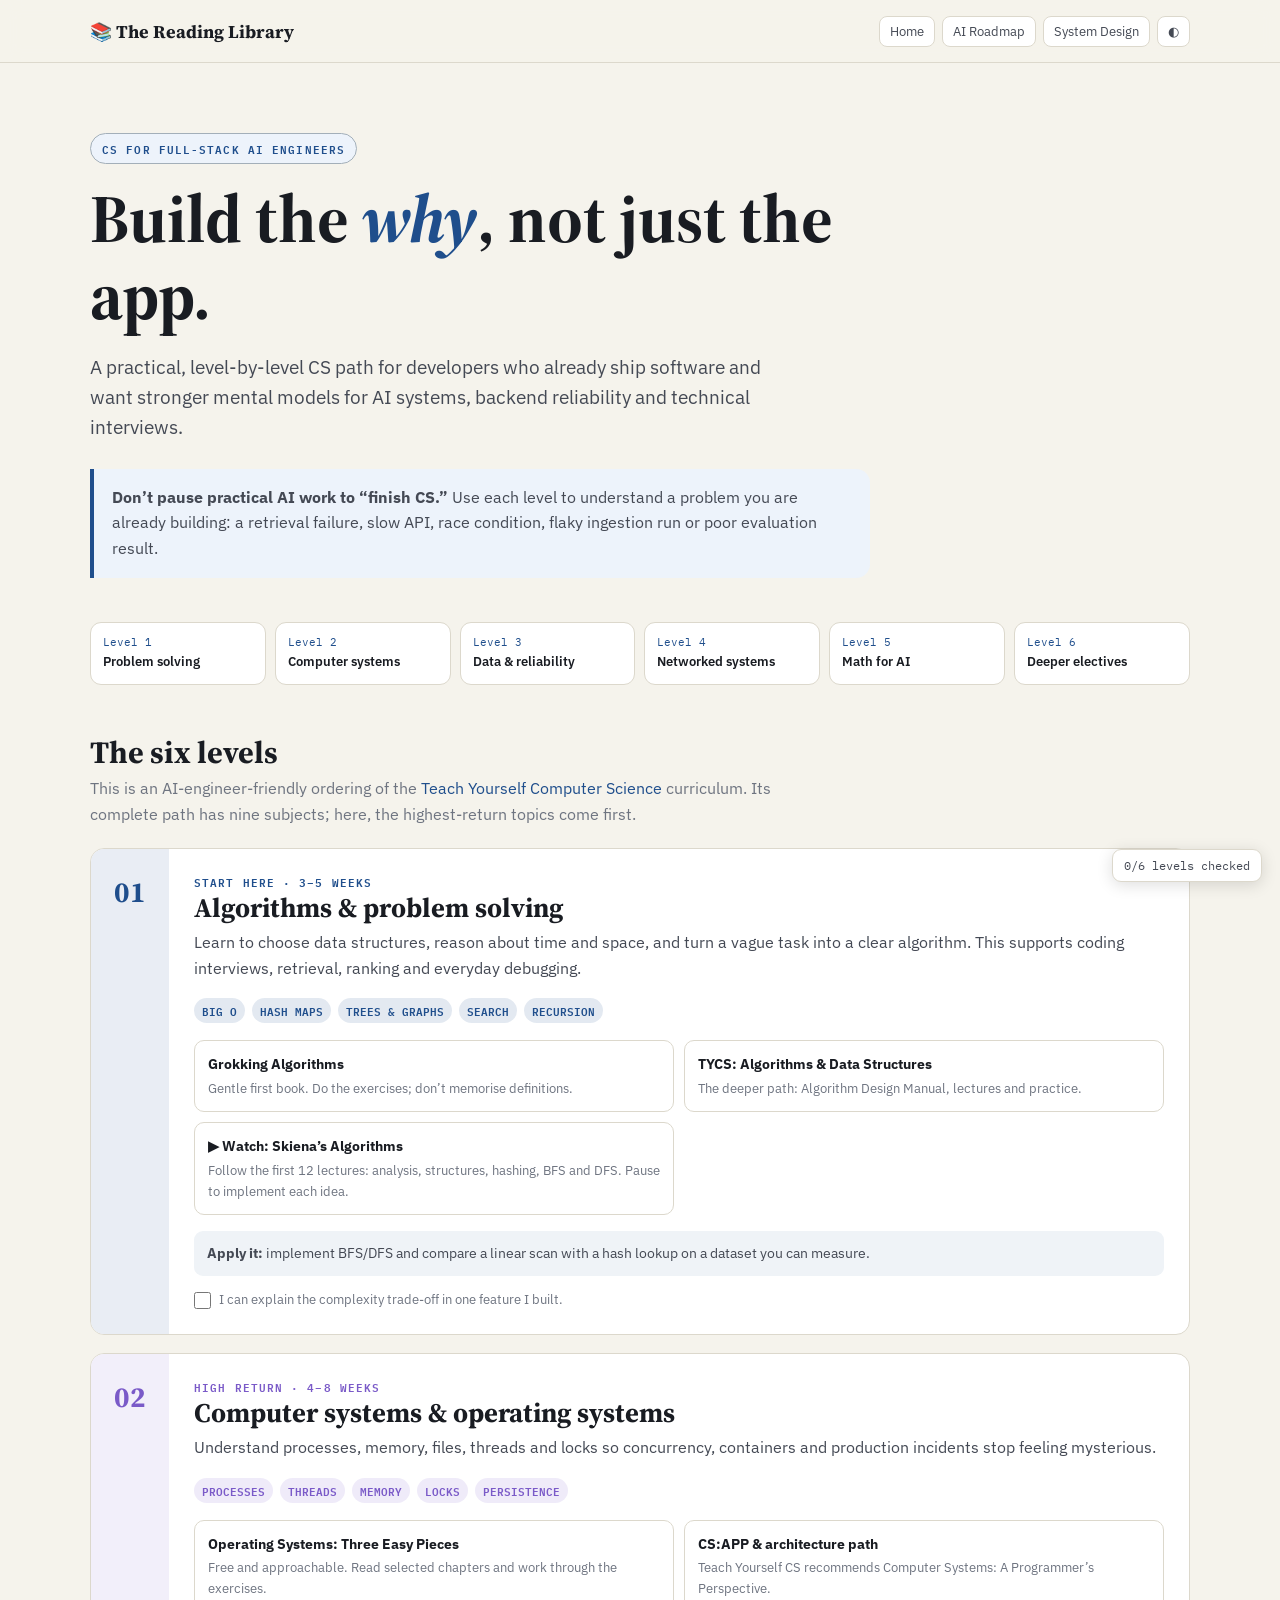
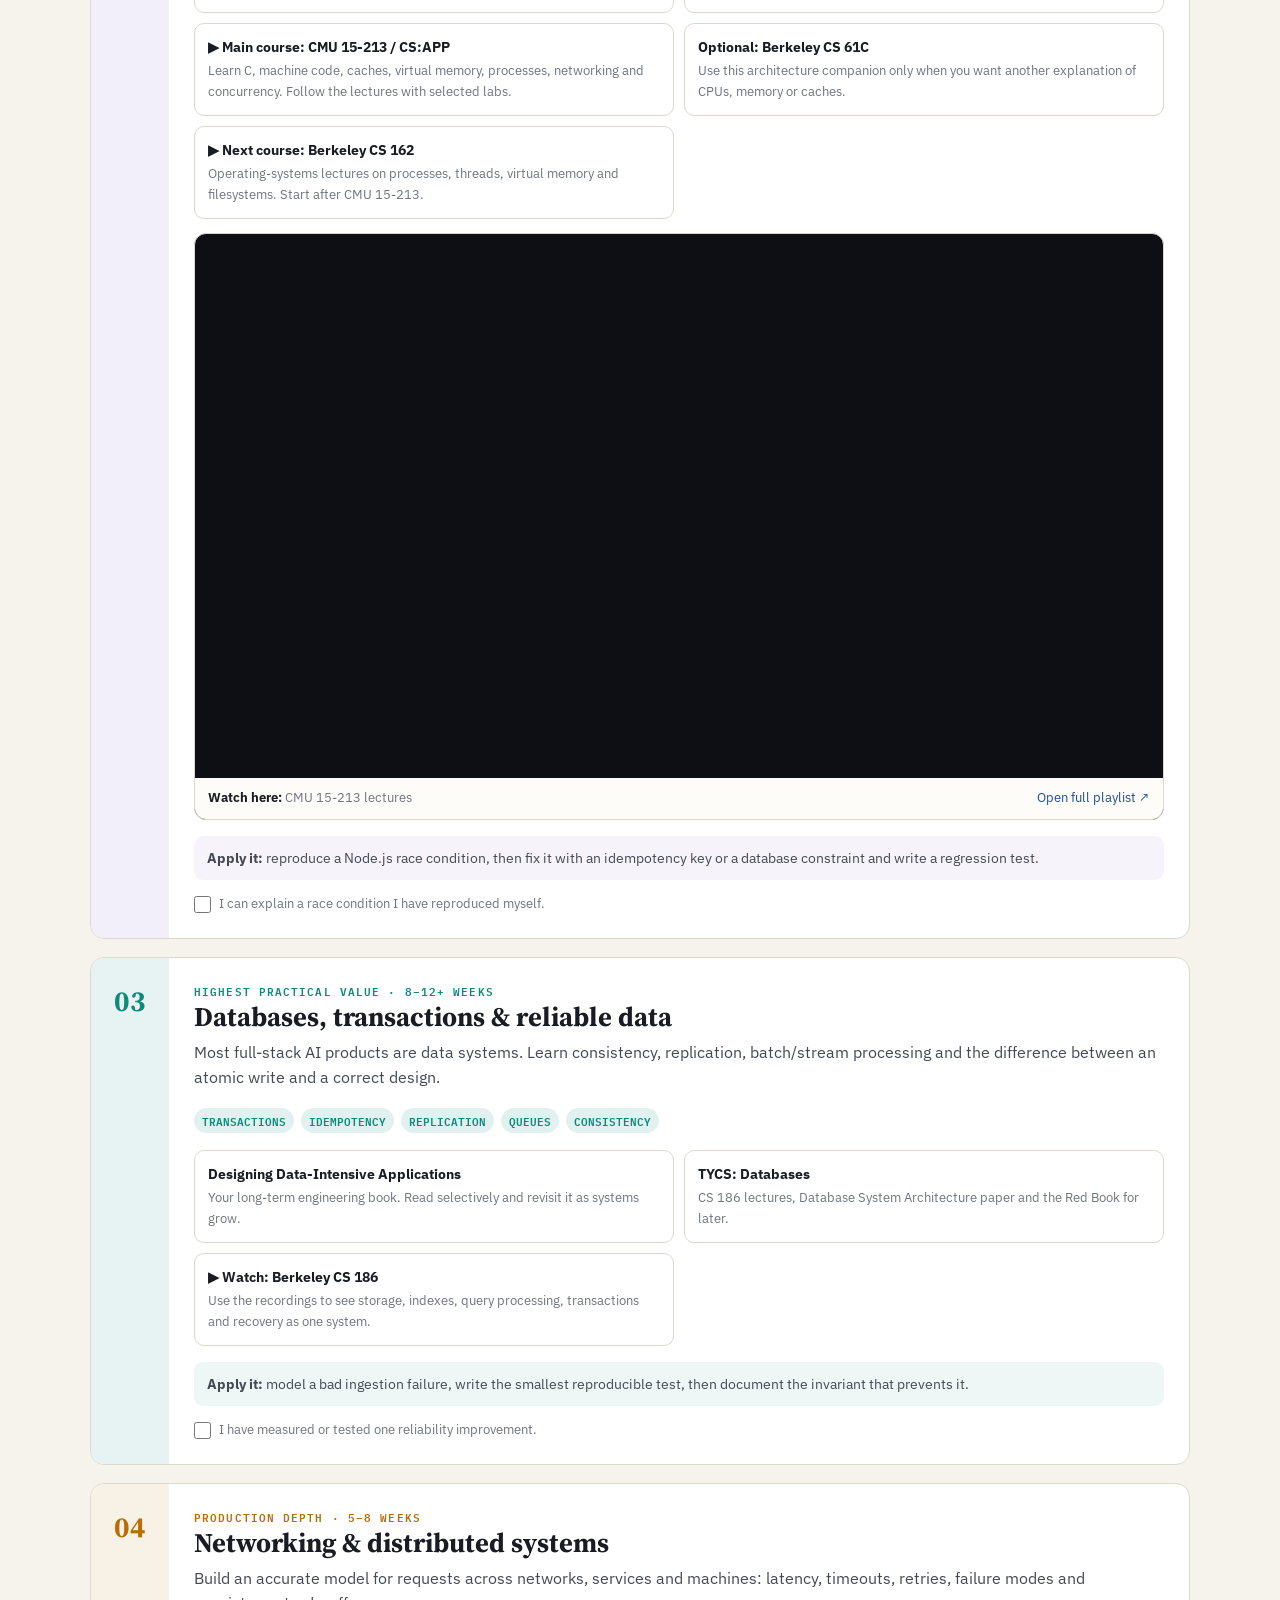
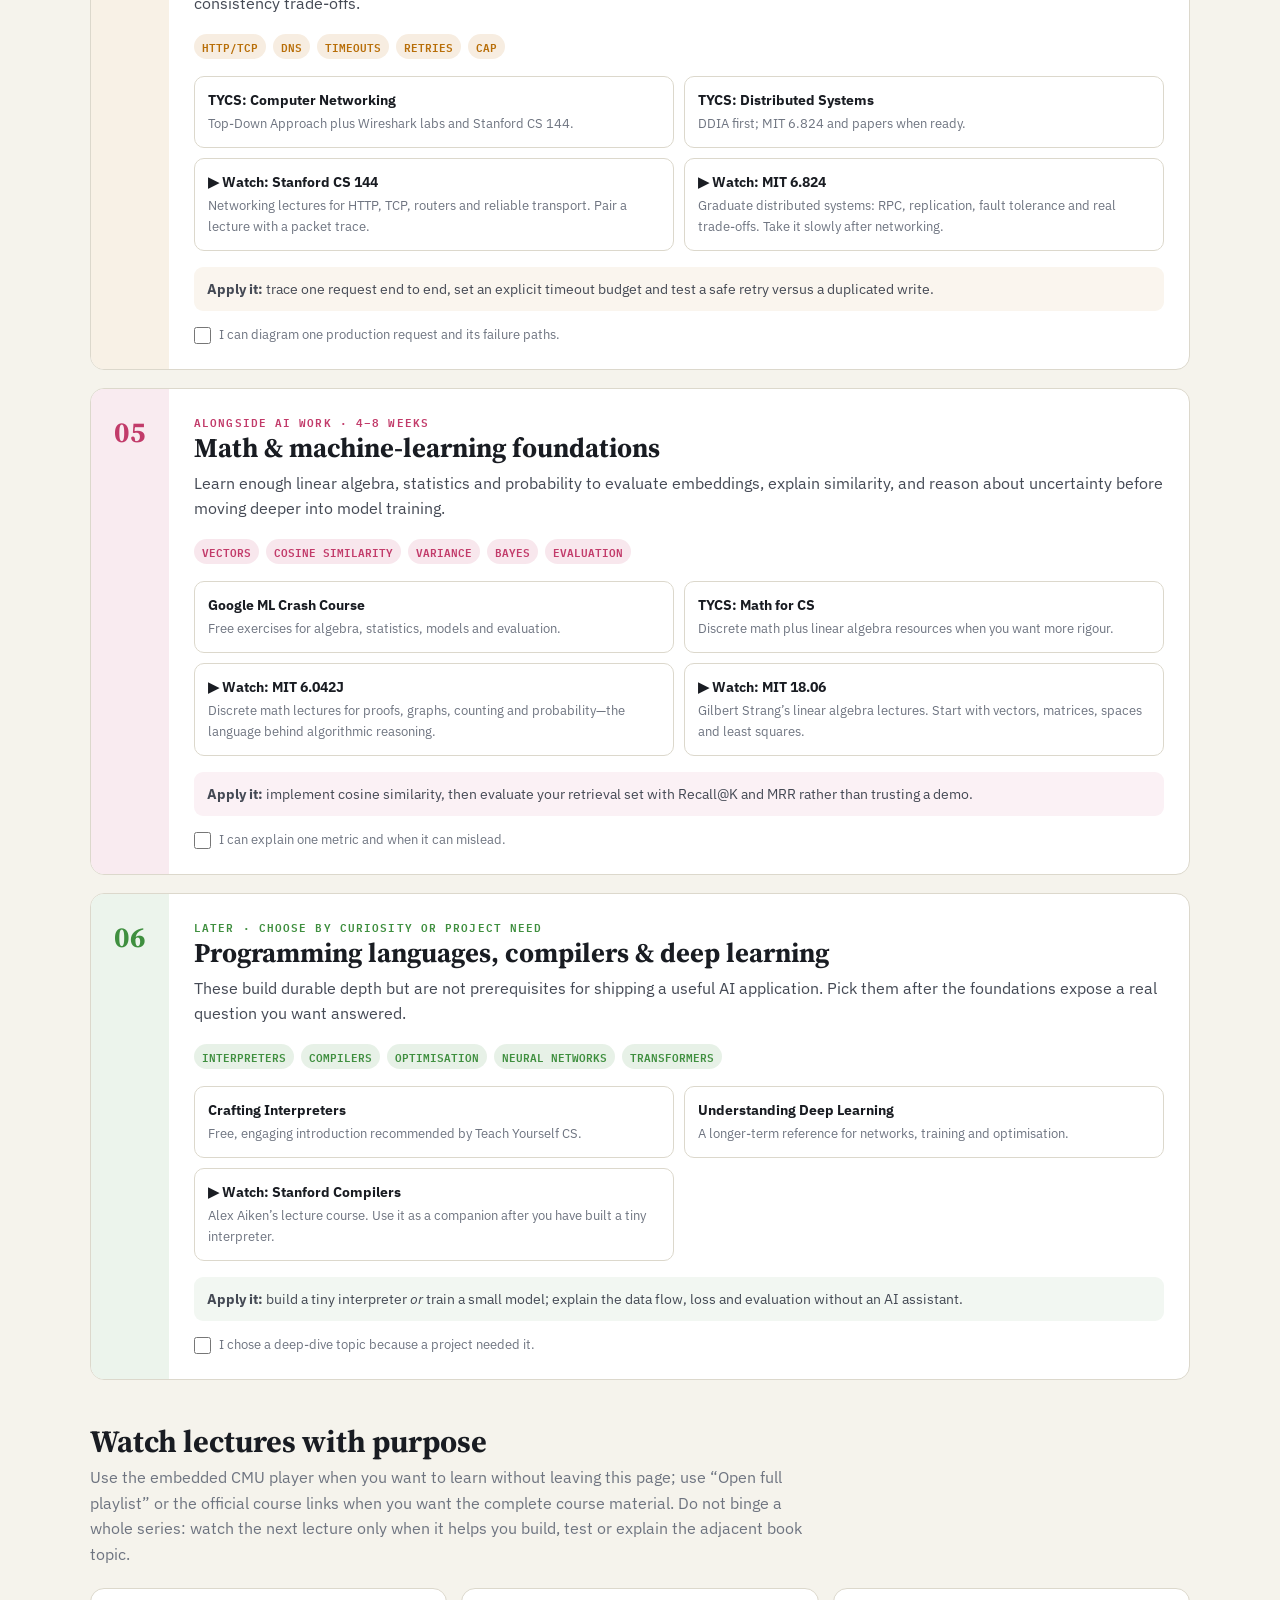
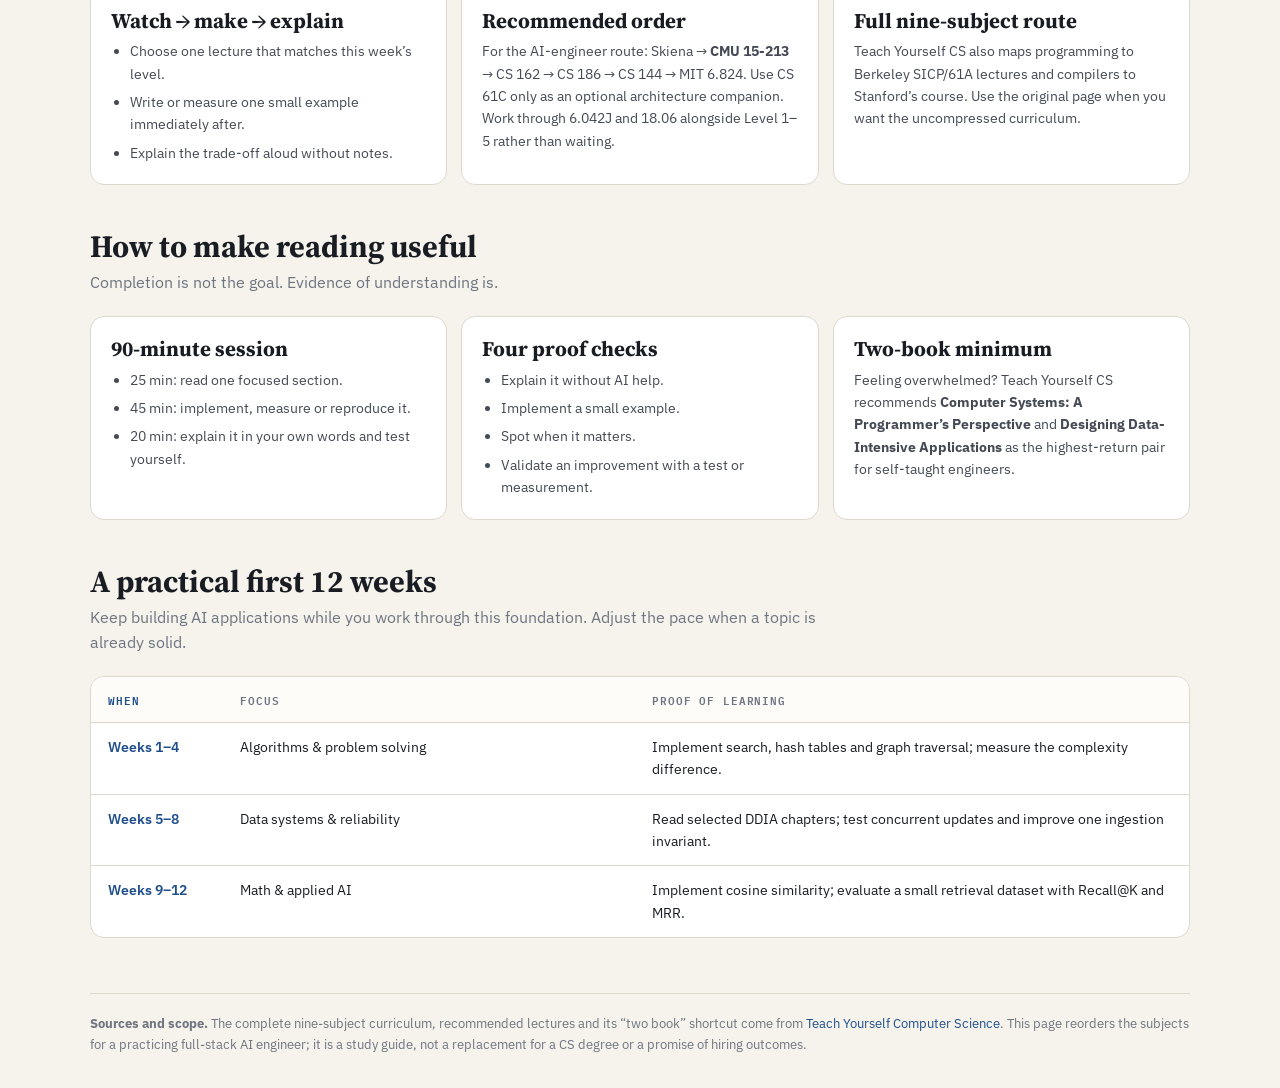
<file: cs-foundations.html>
<!DOCTYPE html>
<html lang="en">
<head>
<meta charset="UTF-8">
<meta name="viewport" content="width=device-width, initial-scale=1.0">
<meta name="description" content="A level-by-level computer science foundation for full-stack AI engineers, adapted from Teach Yourself Computer Science.">
<link rel="canonical" href="https://system-design-primer-book.mrdevghost.workers.dev/cs-foundations">
<meta property="og:title" content="CS Foundations for AI Engineers · A Six-Level Learning Path">
<meta property="og:description" content="A practical six-level computer science path for full-stack AI engineers, with readings, university lecture videos, projects, and evidence-based milestones.">
<meta property="og:type" content="website">
<meta property="og:url" content="https://system-design-primer-book.mrdevghost.workers.dev/cs-foundations">
<meta name="twitter:card" content="summary">
<meta name="twitter:site" content="@HKsoldev">
<title>🧱 CS Foundations for AI Engineers</title>
<script type="application/ld+json">
{
  "@context": "https://schema.org",
  "@type": "WebPage",
  "@id": "https://system-design-primer-book.mrdevghost.workers.dev/cs-foundations#webpage",
  "url": "https://system-design-primer-book.mrdevghost.workers.dev/cs-foundations",
  "name": "CS Foundations for AI Engineers · A Six-Level Learning Path",
  "description": "A practical six-level computer science path for full-stack AI engineers, adapted from Teach Yourself Computer Science, with readings, university lecture videos, projects, and evidence-based milestones.",
  "isPartOf": { "@id": "https://system-design-primer-book.mrdevghost.workers.dev/#website" },
  "inLanguage": "en"
}
</script>
<link rel="icon" href="data:image/svg+xml,%3Csvg xmlns='http://www.w3.org/2000/svg' viewBox='0 0 100 100'%3E%3Ctext y='.9em' font-size='90'%3E🧱%3C/text%3E%3C/svg%3E">
<link rel="preconnect" href="https://fonts.googleapis.com">
<link rel="preconnect" href="https://fonts.gstatic.com" crossorigin>
<link rel="stylesheet" href="https://fonts.googleapis.com/css2?family=Source+Serif+4:ital,opsz,wght@0,8..60,400;0,8..60,600;0,8..60,700;1,8..60,400&family=IBM+Plex+Sans:wght@400;500;600;700&family=IBM+Plex+Mono:wght@400;500;600&display=swap">
<link rel="stylesheet" href="library.css">
<style>
.video-player{margin-top:14px;border:1px solid var(--rule);border-radius:12px;overflow:hidden;background:#0d0f14}.video-player iframe{display:block;width:100%;aspect-ratio:16/9;border:0}.video-caption{display:flex;justify-content:space-between;gap:14px;padding:10px 13px;background:var(--paper-raised);color:var(--muted);font-size:13px}.video-caption b{color:var(--ink)}
:root{--paper:#f5f3ec;--paper-raised:#fdfcf9;--card:#fff;--ink:#191c22;--soft:#444954;--muted:#6e7480;--rule:#dcd8cc;--tint:#edf3fb;--spine:#1f4e8c;--serif:"Source Serif 4",Georgia,serif;--sans:"IBM Plex Sans",sans-serif;--mono:"IBM Plex Mono",monospace;--r:14px}
:root[data-theme="dark"]{--paper:#12151a;--paper-raised:#191d24;--card:#1f242c;--ink:#eceae2;--soft:#aeb2bc;--muted:#828896;--rule:#2d323b;--tint:#1a2940;--spine:#86b7f0}
@media(prefers-color-scheme:dark){:root:not([data-theme="light"]){--paper:#12151a;--paper-raised:#191d24;--card:#1f242c;--ink:#eceae2;--soft:#aeb2bc;--muted:#828896;--rule:#2d323b;--tint:#1a2940;--spine:#86b7f0}}
*{box-sizing:border-box;margin:0;padding:0} html{scroll-behavior:smooth;scroll-padding-top:72px} body{font:16px/1.6 var(--sans);background:var(--paper);color:var(--ink)} a{color:var(--spine);text-decoration:none} a:hover{text-decoration:underline}.wrap{width:min(1100px,calc(100% - 40px));margin:auto}
.top{position:sticky;z-index:5;top:0;background:color-mix(in srgb,var(--paper) 90%,transparent);backdrop-filter:blur(10px);border-bottom:1px solid var(--rule)}.top .wrap{min-height:62px;display:flex;align-items:center;gap:16px}.brand{font:700 18px var(--serif);color:var(--ink)}.top nav{margin-left:auto;display:flex;align-items:center;gap:7px}.top nav a,.theme{padding:6px 10px;border:1px solid var(--rule);border-radius:8px;background:var(--card);color:var(--soft);font:13px var(--sans)}.theme{cursor:pointer}
.hero{padding:70px 0 36px;max-width:780px}.eyebrow,.tag{display:inline-block;font:600 11px var(--mono);letter-spacing:.1em;text-transform:uppercase;border-radius:99px}.eyebrow{padding:5px 11px;color:var(--spine);border:1px solid color-mix(in srgb,var(--spine) 30%,var(--rule));background:var(--tint)}h1,h2,h3{font-family:var(--serif);line-height:1.13}h1{font-size:clamp(40px,7vw,68px);margin:17px 0}h1 em{font-style:italic;color:var(--spine)}.lead{font-size:19px;color:var(--soft);max-width:710px}.callout{margin-top:26px;padding:16px 18px;background:var(--tint);border-left:4px solid var(--spine);border-radius:0 var(--r) var(--r) 0;color:var(--soft)}
.jump{display:grid;grid-template-columns:repeat(6,1fr);gap:9px;margin:8px 0 50px}.jump a{padding:12px;background:var(--card);border:1px solid var(--rule);border-radius:11px;color:var(--ink);font-size:13px;font-weight:600}.jump a span{display:block;color:var(--spine);font:11px var(--mono);margin-bottom:3px}.jump a:hover{text-decoration:none;border-color:var(--spine)}
.section-title{font-size:31px;margin:44px 0 6px}.section-sub{color:var(--muted);margin-bottom:20px;max-width:730px}.levels{display:grid;gap:18px}.level{--c:var(--spine);display:grid;grid-template-columns:78px 1fr;background:var(--card);border:1px solid var(--rule);border-radius:var(--r);overflow:hidden}.level:nth-child(2){--c:#7a5ac8}.level:nth-child(3){--c:#0e8a7d}.level:nth-child(4){--c:#b86e08}.level:nth-child(5){--c:#c23b6a}.level:nth-child(6){--c:#3f8f3f}.number{display:grid;place-content:start center;padding-top:23px;background:color-mix(in srgb,var(--c) 10%,var(--card));color:var(--c);font:700 29px var(--serif)}.body{padding:23px 25px}.kicker{font:600 11px var(--mono);letter-spacing:.1em;text-transform:uppercase;color:var(--c)}.body h3{font-size:27px;margin:2px 0 7px}.summary{color:var(--soft)}.concepts{display:flex;flex-wrap:wrap;gap:7px;margin:17px 0}.tag{padding:3px 8px;background:color-mix(in srgb,var(--c) 12%,transparent);color:var(--c);letter-spacing:0}.resources{display:grid;grid-template-columns:repeat(2,minmax(0,1fr));gap:10px;margin-top:14px}.resource{padding:12px 13px;border:1px solid var(--rule);border-radius:10px}.resource b{display:block;font-size:14px;color:var(--ink)}.resource p{font-size:13px;color:var(--muted);margin-top:3px}.practice{margin-top:16px;padding:11px 13px;border-radius:9px;background:color-mix(in srgb,var(--c) 7%,var(--card));color:var(--soft);font-size:14px}.done{display:flex;align-items:center;gap:8px;margin-top:14px;font-size:13px;color:var(--muted);cursor:pointer}.done input{accent-color:var(--c);width:17px;height:17px}
.grid{display:grid;grid-template-columns:repeat(3,1fr);gap:14px}.panel{padding:20px;background:var(--card);border:1px solid var(--rule);border-radius:var(--r)}.panel h3{font-size:21px;margin-bottom:8px}.panel p,.panel li{font-size:14px;color:var(--soft)}.panel ul{padding-left:19px}.panel li+li{margin-top:6px}.schedule{overflow:auto;border:1px solid var(--rule);border-radius:var(--r);background:var(--card)}.row{display:grid;grid-template-columns:120px 1fr 1.3fr;gap:12px;padding:13px 17px;border-top:1px solid var(--rule);font-size:14px}.row:first-child{border:0;background:var(--paper-raised);font:600 11px var(--mono);letter-spacing:.08em;text-transform:uppercase;color:var(--muted)}.row span:first-child{font-weight:600;color:var(--spine)}.footer{margin:55px 0 32px;padding-top:20px;border-top:1px solid var(--rule);color:var(--muted);font-size:13px}.progress{position:fixed;right:18px;bottom:18px;background:var(--card);border:1px solid var(--rule);padding:8px 11px;border-radius:9px;box-shadow:0 3px 16px #0002;font:12px var(--mono);color:var(--soft)}
@media(max-width:800px){.jump{grid-template-columns:repeat(3,1fr)}.grid{grid-template-columns:1fr}.resources{grid-template-columns:1fr}.top nav a:not(.home){display:none}}@media(max-width:520px){.wrap{width:min(100% - 28px,1100px)}.hero{padding-top:45px}.jump{grid-template-columns:repeat(2,1fr)}.level{grid-template-columns:55px 1fr}.number{font-size:22px}.body{padding:18px}.row{min-width:590px}.top .wrap{gap:5px}.brand{font-size:16px}}
</style>
</head>
<body>
<header class="top"><div class="wrap"><a class="brand" href="index.html">📚 The Reading Library</a><nav aria-label="Library"><a class="home" href="index.html">Home</a><a href="ai-engineer-roadmap.html">AI Roadmap</a><a href="systemdesignprimerbook.html">System Design</a><button class="theme" id="theme" type="button" aria-label="Toggle theme">◐</button></nav></div></header>
<main class="wrap">
<section class="hero" id="start"><span class="eyebrow">CS for Full-Stack AI Engineers</span><h1>Build the <em>why</em>, not just the app.</h1><p class="lead">A practical, level-by-level CS path for developers who already ship software and want stronger mental models for AI systems, backend reliability and technical interviews.</p><div class="callout"><b>Don’t pause practical AI work to “finish CS.”</b> Use each level to understand a problem you are already building: a retrieval failure, slow API, race condition, flaky ingestion run or poor evaluation result.</div></section>
<nav class="jump" aria-label="Levels"><a href="#level-1"><span>Level 1</span>Problem solving</a><a href="#level-2"><span>Level 2</span>Computer systems</a><a href="#level-3"><span>Level 3</span>Data &amp; reliability</a><a href="#level-4"><span>Level 4</span>Networked systems</a><a href="#level-5"><span>Level 5</span>Math for AI</a><a href="#level-6"><span>Level 6</span>Deeper electives</a></nav>
<section><h2 class="section-title">The six levels</h2><p class="section-sub">This is an AI-engineer-friendly ordering of the <a href="https://teachyourselfcs.com/" target="_blank" rel="noopener">Teach Yourself Computer Science</a> curriculum. Its complete path has nine subjects; here, the highest-return topics come first.</p>
<div class="levels">
<article class="level" id="level-1"><div class="number">01</div><div class="body"><div class="kicker">Start here · 3–5 weeks</div><h3>Algorithms &amp; problem solving</h3><p class="summary">Learn to choose data structures, reason about time and space, and turn a vague task into a clear algorithm. This supports coding interviews, retrieval, ranking and everyday debugging.</p><div class="concepts"><span class="tag">Big O</span><span class="tag">hash maps</span><span class="tag">trees &amp; graphs</span><span class="tag">search</span><span class="tag">recursion</span></div><div class="resources"><a class="resource" href="https://www.manning.com/books/grokking-algorithms-second-edition" target="_blank" rel="noopener"><b>Grokking Algorithms</b><p>Gentle first book. Do the exercises; don’t memorise definitions.</p></a><a class="resource" href="https://teachyourselfcs.com/#algorithms" target="_blank" rel="noopener"><b>TYCS: Algorithms &amp; Data Structures</b><p>The deeper path: Algorithm Design Manual, lectures and practice.</p></a><a class="resource" href="https://www3.cs.stonybrook.edu/~skiena/373/videos/" target="_blank" rel="noopener"><b>▶ Watch: Skiena’s Algorithms</b><p>Follow the first 12 lectures: analysis, structures, hashing, BFS and DFS. Pause to implement each idea.</p></a></div><p class="practice"><b>Apply it:</b> implement BFS/DFS and compare a linear scan with a hash lookup on a dataset you can measure.</p><label class="done"><input type="checkbox" data-done="level-1">I can explain the complexity trade-off in one feature I built.</label></div></article>
<article class="level" id="level-2"><div class="number">02</div><div class="body"><div class="kicker">High return · 4–8 weeks</div><h3>Computer systems &amp; operating systems</h3><p class="summary">Understand processes, memory, files, threads and locks so concurrency, containers and production incidents stop feeling mysterious.</p><div class="concepts"><span class="tag">processes</span><span class="tag">threads</span><span class="tag">memory</span><span class="tag">locks</span><span class="tag">persistence</span></div><div class="resources"><a class="resource" href="https://pages.cs.wisc.edu/~remzi/OSTEP/" target="_blank" rel="noopener"><b>Operating Systems: Three Easy Pieces</b><p>Free and approachable. Read selected chapters and work through the exercises.</p></a><a class="resource" href="https://teachyourselfcs.com/#architecture" target="_blank" rel="noopener"><b>CS:APP &amp; architecture path</b><p>Teach Yourself CS recommends Computer Systems: A Programmer’s Perspective.</p></a><a class="resource" href="https://www.cs.cmu.edu/afs/cs/academic/class/15213-f15/www/schedule.html" target="_blank" rel="noopener"><b>▶ Main course: CMU 15-213 / CS:APP</b><p>Learn C, machine code, caches, virtual memory, processes, networking and concurrency. Follow the lectures with selected labs.</p></a><a class="resource" href="https://archive.org/details/ucberkeley-webcast-PL-XXv-cvA_iCl2-D-FS5mk0jFF6cYSJs_" target="_blank" rel="noopener"><b>Optional: Berkeley CS 61C</b><p>Use this architecture companion only when you want another explanation of CPUs, memory or caches.</p></a><a class="resource" href="https://cs162.org/" target="_blank" rel="noopener"><b>▶ Next course: Berkeley CS 162</b><p>Operating-systems lectures on processes, threads, virtual memory and filesystems. Start after CMU 15-213.</p></a></div><div class="video-player"><iframe src="https://www.youtube-nocookie.com/embed/videoseries?list=PLcQU3vbfgCc9sVAiHf5761UUApjZ3ZD3x" title="CMU 15-213 / CS:APP lecture playlist" loading="lazy" referrerpolicy="strict-origin-when-cross-origin" allow="accelerometer; autoplay; clipboard-write; encrypted-media; gyroscope; picture-in-picture; web-share" allowfullscreen></iframe><div class="video-caption"><span><b>Watch here:</b> CMU 15-213 lectures</span><a href="https://www.youtube.com/playlist?list=PLcQU3vbfgCc9sVAiHf5761UUApjZ3ZD3x" target="_blank" rel="noopener">Open full playlist ↗</a></div></div><p class="practice"><b>Apply it:</b> reproduce a Node.js race condition, then fix it with an idempotency key or a database constraint and write a regression test.</p><label class="done"><input type="checkbox" data-done="level-2">I can explain a race condition I have reproduced myself.</label></div></article>
<article class="level" id="level-3"><div class="number">03</div><div class="body"><div class="kicker">Highest practical value · 8–12+ weeks</div><h3>Databases, transactions &amp; reliable data</h3><p class="summary">Most full-stack AI products are data systems. Learn consistency, replication, batch/stream processing and the difference between an atomic write and a correct design.</p><div class="concepts"><span class="tag">transactions</span><span class="tag">idempotency</span><span class="tag">replication</span><span class="tag">queues</span><span class="tag">consistency</span></div><div class="resources"><a class="resource" href="https://dataintensive.net/" target="_blank" rel="noopener"><b>Designing Data-Intensive Applications</b><p>Your long-term engineering book. Read selectively and revisit it as systems grow.</p></a><a class="resource" href="https://teachyourselfcs.com/#databases" target="_blank" rel="noopener"><b>TYCS: Databases</b><p>CS 186 lectures, Database System Architecture paper and the Red Book for later.</p></a><a class="resource" href="https://www.youtube.com/user/CS186Berkeley/videos" target="_blank" rel="noopener"><b>▶ Watch: Berkeley CS 186</b><p>Use the recordings to see storage, indexes, query processing, transactions and recovery as one system.</p></a></div><p class="practice"><b>Apply it:</b> model a bad ingestion failure, write the smallest reproducible test, then document the invariant that prevents it.</p><label class="done"><input type="checkbox" data-done="level-3">I have measured or tested one reliability improvement.</label></div></article>
<article class="level" id="level-4"><div class="number">04</div><div class="body"><div class="kicker">Production depth · 5–8 weeks</div><h3>Networking &amp; distributed systems</h3><p class="summary">Build an accurate model for requests across networks, services and machines: latency, timeouts, retries, failure modes and consistency trade-offs.</p><div class="concepts"><span class="tag">HTTP/TCP</span><span class="tag">DNS</span><span class="tag">timeouts</span><span class="tag">retries</span><span class="tag">CAP</span></div><div class="resources"><a class="resource" href="https://teachyourselfcs.com/#networking" target="_blank" rel="noopener"><b>TYCS: Computer Networking</b><p>Top-Down Approach plus Wireshark labs and Stanford CS 144.</p></a><a class="resource" href="https://teachyourselfcs.com/#distributed-systems" target="_blank" rel="noopener"><b>TYCS: Distributed Systems</b><p>DDIA first; MIT 6.824 and papers when ready.</p></a><a class="resource" href="https://www.youtube.com/playlist?list=PLoCMsyE1cvdWKsLVyf6cPwCLDIZnOj0NS" target="_blank" rel="noopener"><b>▶ Watch: Stanford CS 144</b><p>Networking lectures for HTTP, TCP, routers and reliable transport. Pair a lecture with a packet trace.</p></a><a class="resource" href="https://www.youtube.com/playlist?list=PLrw6a1wE39_tb2fErI4-WkMbsvGQk9_UB" target="_blank" rel="noopener"><b>▶ Watch: MIT 6.824</b><p>Graduate distributed systems: RPC, replication, fault tolerance and real trade-offs. Take it slowly after networking.</p></a></div><p class="practice"><b>Apply it:</b> trace one request end to end, set an explicit timeout budget and test a safe retry versus a duplicated write.</p><label class="done"><input type="checkbox" data-done="level-4">I can diagram one production request and its failure paths.</label></div></article>
<article class="level" id="level-5"><div class="number">05</div><div class="body"><div class="kicker">Alongside AI work · 4–8 weeks</div><h3>Math &amp; machine-learning foundations</h3><p class="summary">Learn enough linear algebra, statistics and probability to evaluate embeddings, explain similarity, and reason about uncertainty before moving deeper into model training.</p><div class="concepts"><span class="tag">vectors</span><span class="tag">cosine similarity</span><span class="tag">variance</span><span class="tag">Bayes</span><span class="tag">evaluation</span></div><div class="resources"><a class="resource" href="https://developers.google.com/machine-learning/crash-course" target="_blank" rel="noopener"><b>Google ML Crash Course</b><p>Free exercises for algebra, statistics, models and evaluation.</p></a><a class="resource" href="https://teachyourselfcs.com/#math" target="_blank" rel="noopener"><b>TYCS: Math for CS</b><p>Discrete math plus linear algebra resources when you want more rigour.</p></a><a class="resource" href="https://ocw.mit.edu/courses/6-042j-mathematics-for-computer-science-fall-2010/video_galleries/video-lectures/" target="_blank" rel="noopener"><b>▶ Watch: MIT 6.042J</b><p>Discrete math lectures for proofs, graphs, counting and probability—the language behind algorithmic reasoning.</p></a><a class="resource" href="https://ocw.mit.edu/courses/18-06-linear-algebra-spring-2010/" target="_blank" rel="noopener"><b>▶ Watch: MIT 18.06</b><p>Gilbert Strang’s linear algebra lectures. Start with vectors, matrices, spaces and least squares.</p></a></div><p class="practice"><b>Apply it:</b> implement cosine similarity, then evaluate your retrieval set with Recall@K and MRR rather than trusting a demo.</p><label class="done"><input type="checkbox" data-done="level-5">I can explain one metric and when it can mislead.</label></div></article>
<article class="level" id="level-6"><div class="number">06</div><div class="body"><div class="kicker">Later · choose by curiosity or project need</div><h3>Programming languages, compilers &amp; deep learning</h3><p class="summary">These build durable depth but are not prerequisites for shipping a useful AI application. Pick them after the foundations expose a real question you want answered.</p><div class="concepts"><span class="tag">interpreters</span><span class="tag">compilers</span><span class="tag">optimisation</span><span class="tag">neural networks</span><span class="tag">transformers</span></div><div class="resources"><a class="resource" href="https://craftinginterpreters.com/" target="_blank" rel="noopener"><b>Crafting Interpreters</b><p>Free, engaging introduction recommended by Teach Yourself CS.</p></a><a class="resource" href="https://udlbook.github.io/udlbook/" target="_blank" rel="noopener"><b>Understanding Deep Learning</b><p>A longer-term reference for networks, training and optimisation.</p></a><a class="resource" href="https://www.edx.org/learn/computer-science/stanford-university-compilers" target="_blank" rel="noopener"><b>▶ Watch: Stanford Compilers</b><p>Alex Aiken’s lecture course. Use it as a companion after you have built a tiny interpreter.</p></a></div><p class="practice"><b>Apply it:</b> build a tiny interpreter <em>or</em> train a small model; explain the data flow, loss and evaluation without an AI assistant.</p><label class="done"><input type="checkbox" data-done="level-6">I chose a deep-dive topic because a project needed it.</label></div></article>
</div></section>
<section id="videos"><h2 class="section-title">Watch lectures with purpose</h2><p class="section-sub">Use the embedded CMU player when you want to learn without leaving this page; use “Open full playlist” or the official course links when you want the complete course material. Do not binge a whole series: watch the next lecture only when it helps you build, test or explain the adjacent book topic.</p><div class="grid"><article class="panel"><h3>Watch → make → explain</h3><ul><li>Choose one lecture that matches this week’s level.</li><li>Write or measure one small example immediately after.</li><li>Explain the trade-off aloud without notes.</li></ul></article><article class="panel"><h3>Recommended order</h3><p>For the AI-engineer route: Skiena → <b>CMU 15-213</b> → CS 162 → CS 186 → CS 144 → MIT 6.824. Use CS 61C only as an optional architecture companion. Work through 6.042J and 18.06 alongside Level 1–5 rather than waiting.</p></article><article class="panel"><h3>Full nine-subject route</h3><p>Teach Yourself CS also maps programming to Berkeley SICP/61A lectures and compilers to Stanford’s course. Use the original page when you want the uncompressed curriculum.</p></article></div></section>
<section><h2 class="section-title">How to make reading useful</h2><p class="section-sub">Completion is not the goal. Evidence of understanding is.</p><div class="grid"><article class="panel"><h3>90-minute session</h3><ul><li>25 min: read one focused section.</li><li>45 min: implement, measure or reproduce it.</li><li>20 min: explain it in your own words and test yourself.</li></ul></article><article class="panel"><h3>Four proof checks</h3><ul><li>Explain it without AI help.</li><li>Implement a small example.</li><li>Spot when it matters.</li><li>Validate an improvement with a test or measurement.</li></ul></article><article class="panel"><h3>Two-book minimum</h3><p>Feeling overwhelmed? Teach Yourself CS recommends <b>Computer Systems: A Programmer’s Perspective</b> and <b>Designing Data-Intensive Applications</b> as the highest-return pair for self-taught engineers.</p></article></div></section>
<section id="starter"><h2 class="section-title">A practical first 12 weeks</h2><p class="section-sub">Keep building AI applications while you work through this foundation. Adjust the pace when a topic is already solid.</p><div class="schedule"><div class="row"><span>When</span><span>Focus</span><span>Proof of learning</span></div><div class="row"><span>Weeks 1–4</span><span>Algorithms &amp; problem solving</span><span>Implement search, hash tables and graph traversal; measure the complexity difference.</span></div><div class="row"><span>Weeks 5–8</span><span>Data systems &amp; reliability</span><span>Read selected DDIA chapters; test concurrent updates and improve one ingestion invariant.</span></div><div class="row"><span>Weeks 9–12</span><span>Math &amp; applied AI</span><span>Implement cosine similarity; evaluate a small retrieval dataset with Recall@K and MRR.</span></div></div></section>
<footer class="footer"><p><b>Sources and scope.</b> The complete nine-subject curriculum, recommended lectures and its “two book” shortcut come from <a href="https://teachyourselfcs.com/" target="_blank" rel="noopener">Teach Yourself Computer Science</a>. This page reorders the subjects for a practicing full-stack AI engineer; it is a study guide, not a replacement for a CS degree or a promise of hiring outcomes.</p></footer>
</main><div class="progress" id="progress">0/6 levels checked</div>
<script>
const root=document.documentElement,store='csFoundations.done.v1';let done=new Set(JSON.parse(localStorage.getItem(store)||'[]'));document.querySelectorAll('[data-done]').forEach(box=>{box.checked=done.has(box.dataset.done);box.addEventListener('change',()=>{box.checked?done.add(box.dataset.done):done.delete(box.dataset.done);localStorage.setItem(store,JSON.stringify([...done]));update()})});function update(){document.getElementById('progress').textContent=`${done.size}/6 levels checked`}update();document.getElementById('theme').onclick=()=>{const d=root.getAttribute('data-theme')==='dark'?'light':'dark';root.setAttribute('data-theme',d);localStorage.setItem('theme',d)};const saved=localStorage.getItem('theme');if(saved)root.setAttribute('data-theme',saved);
</script>
</body></html>
</file>
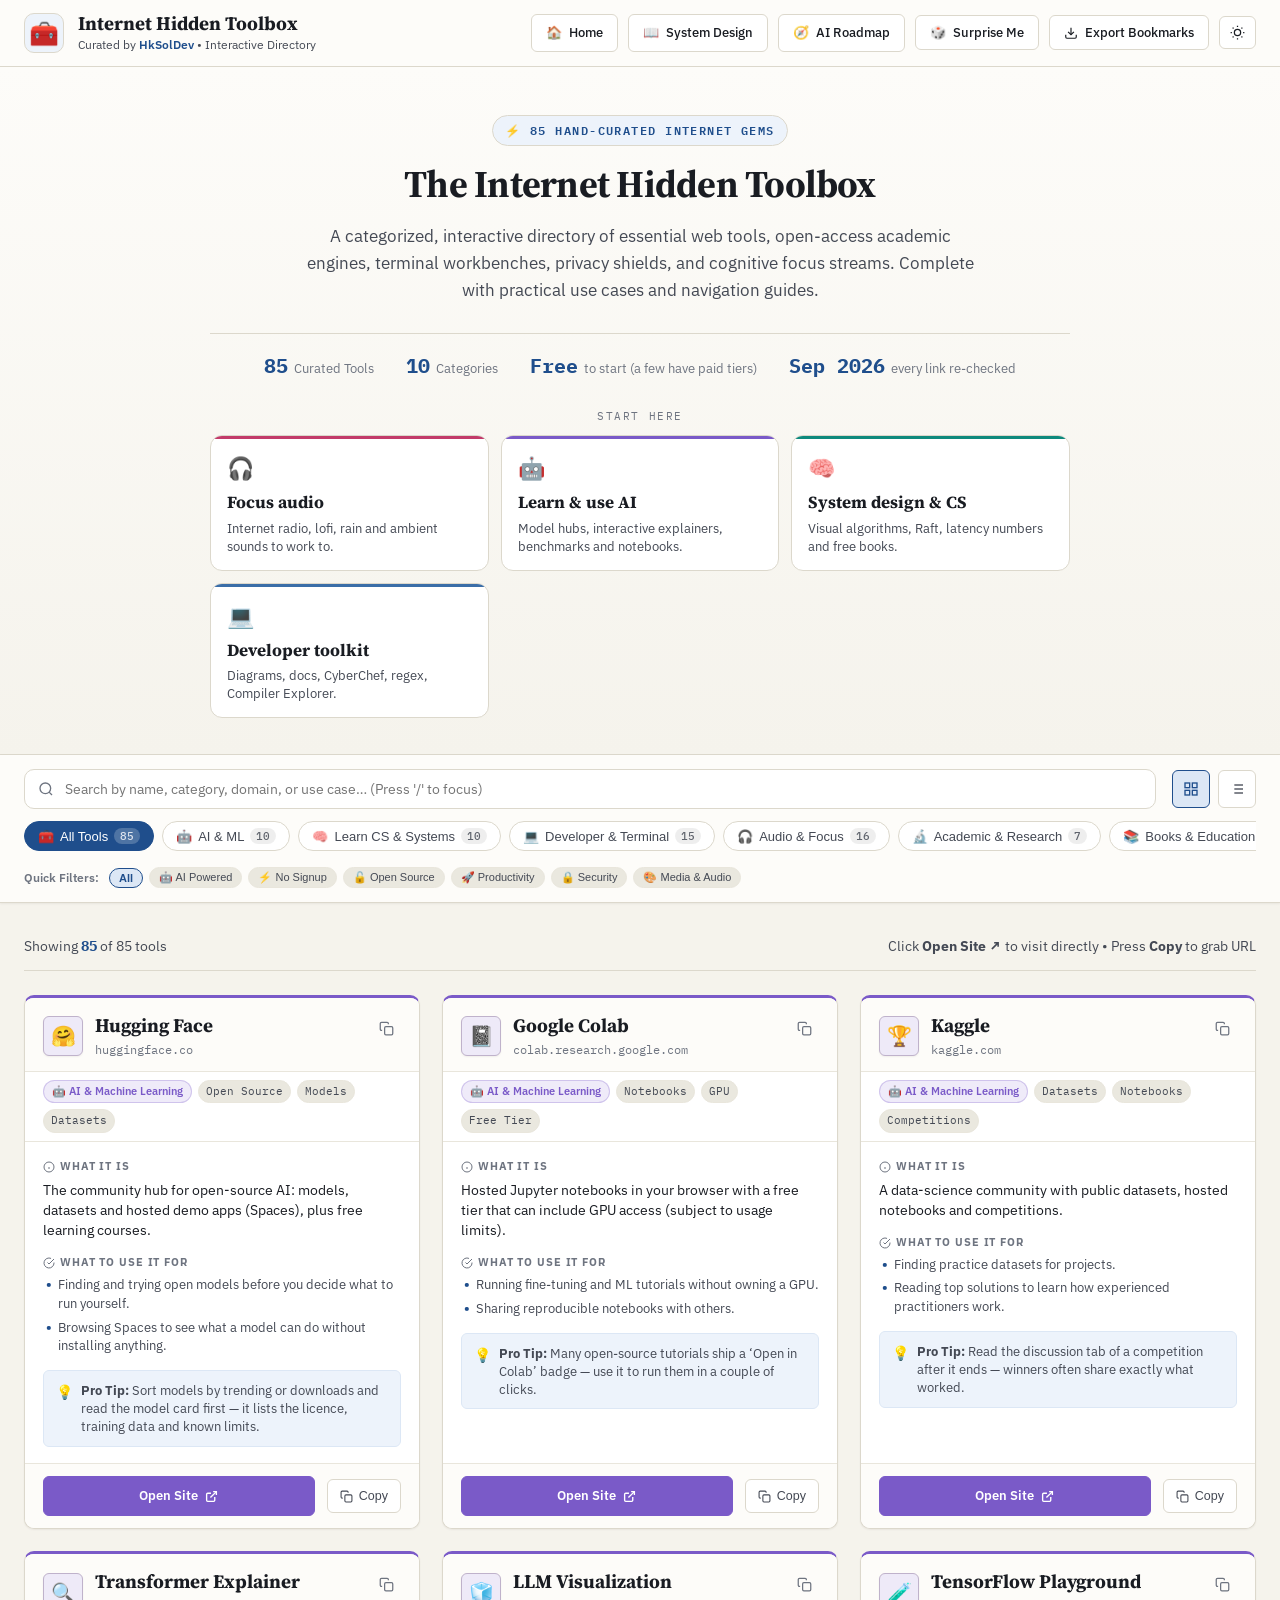
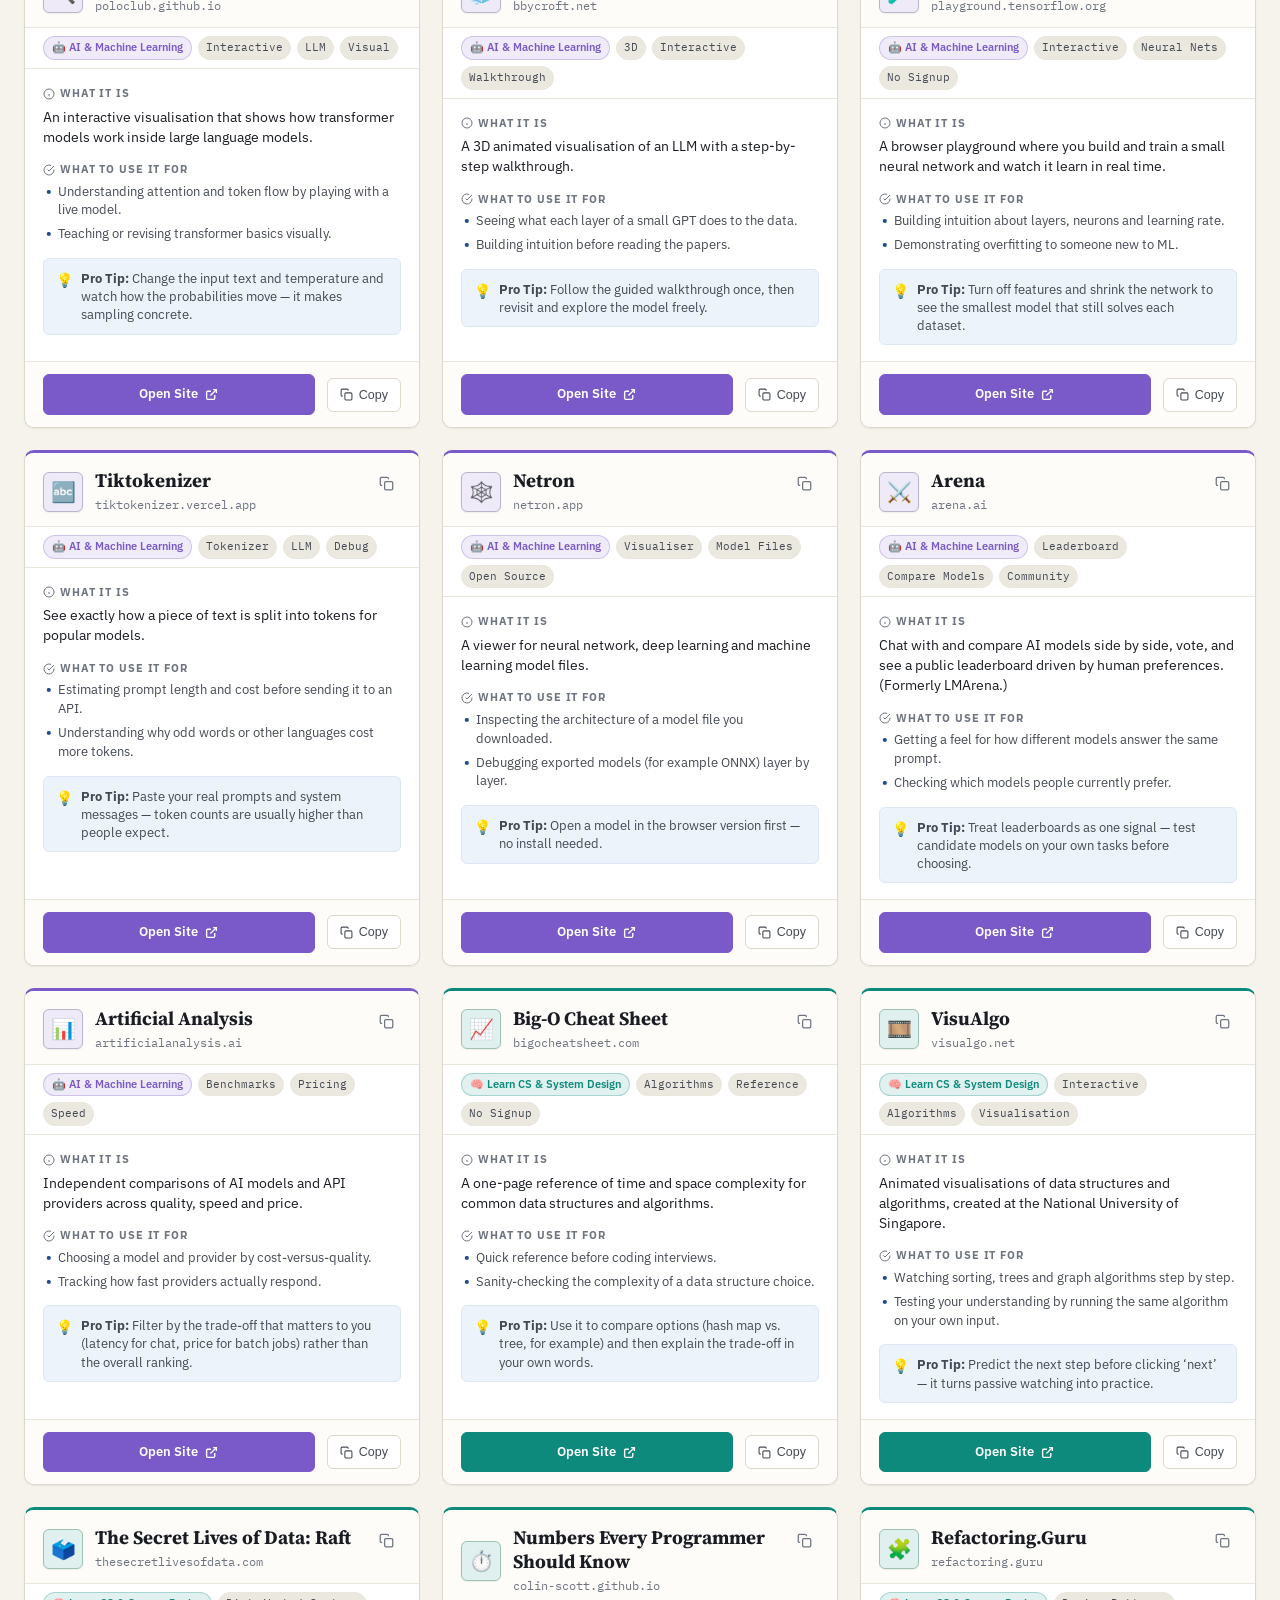
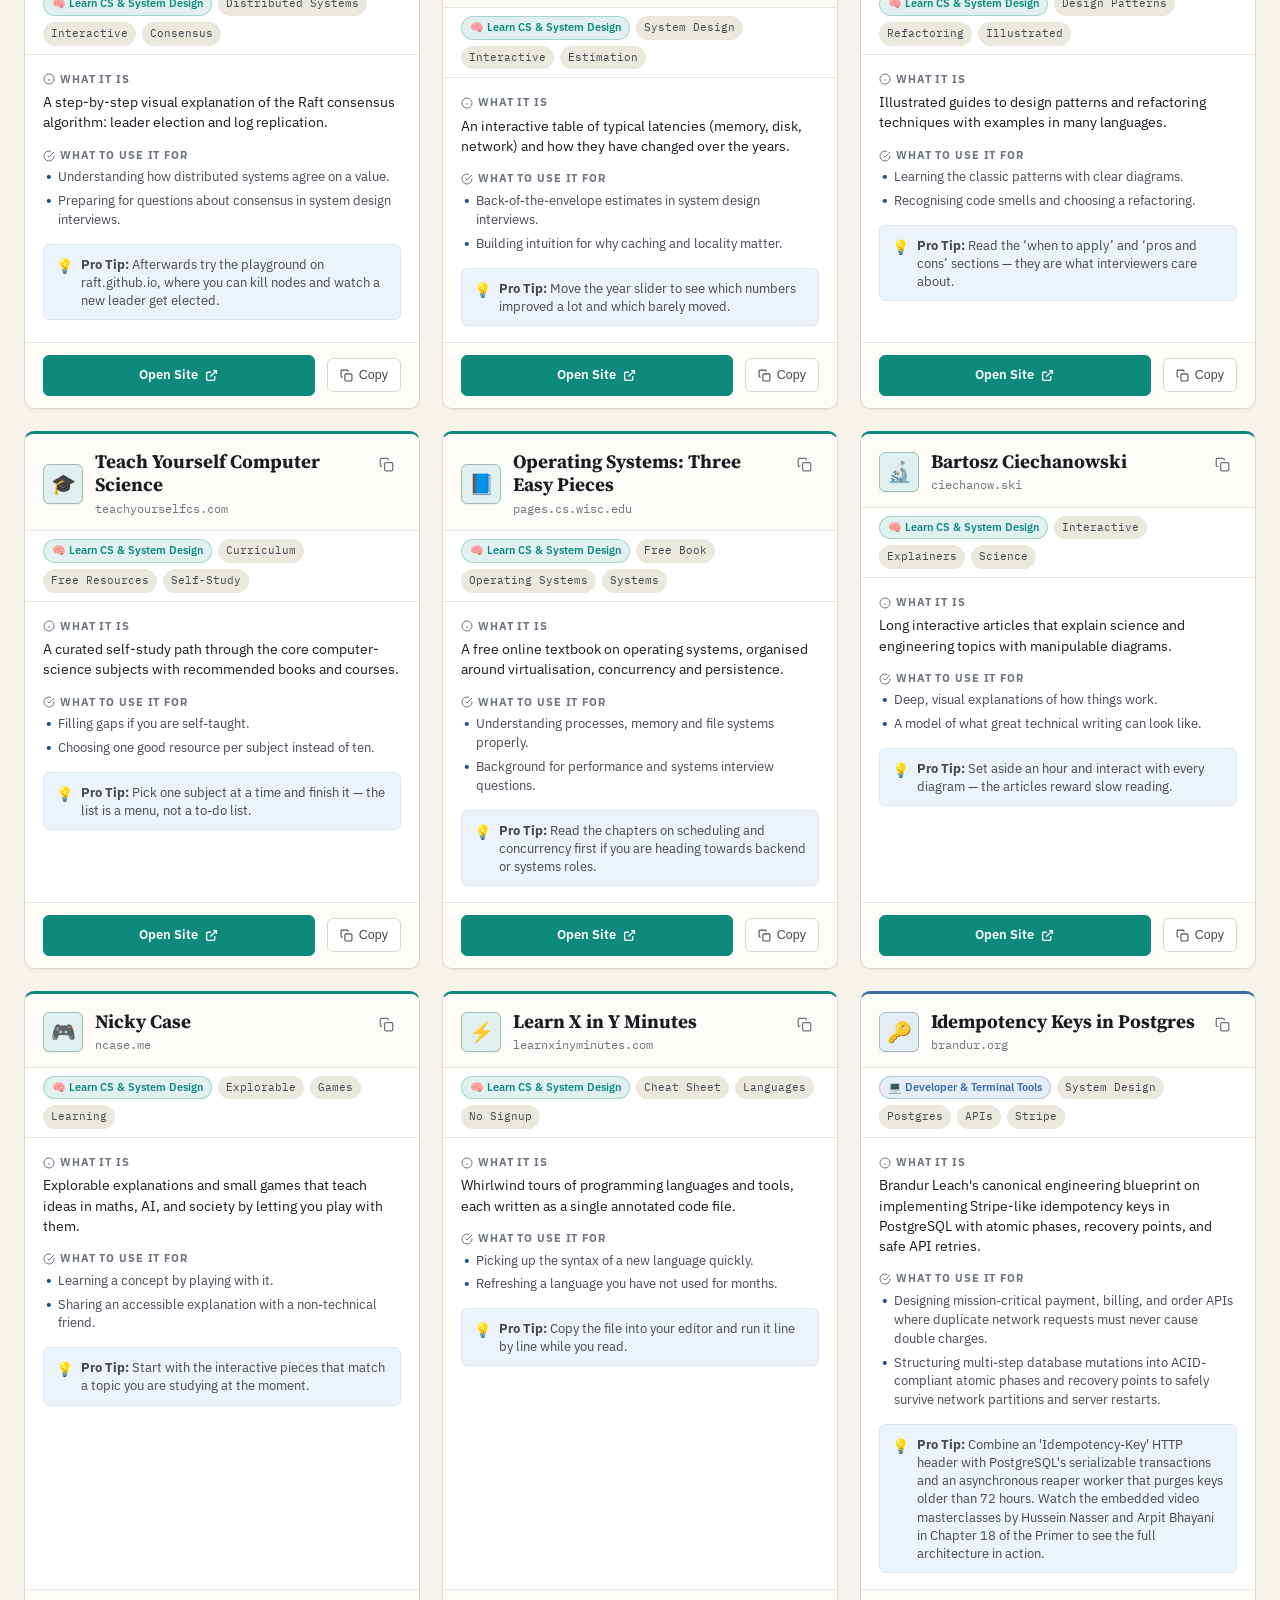
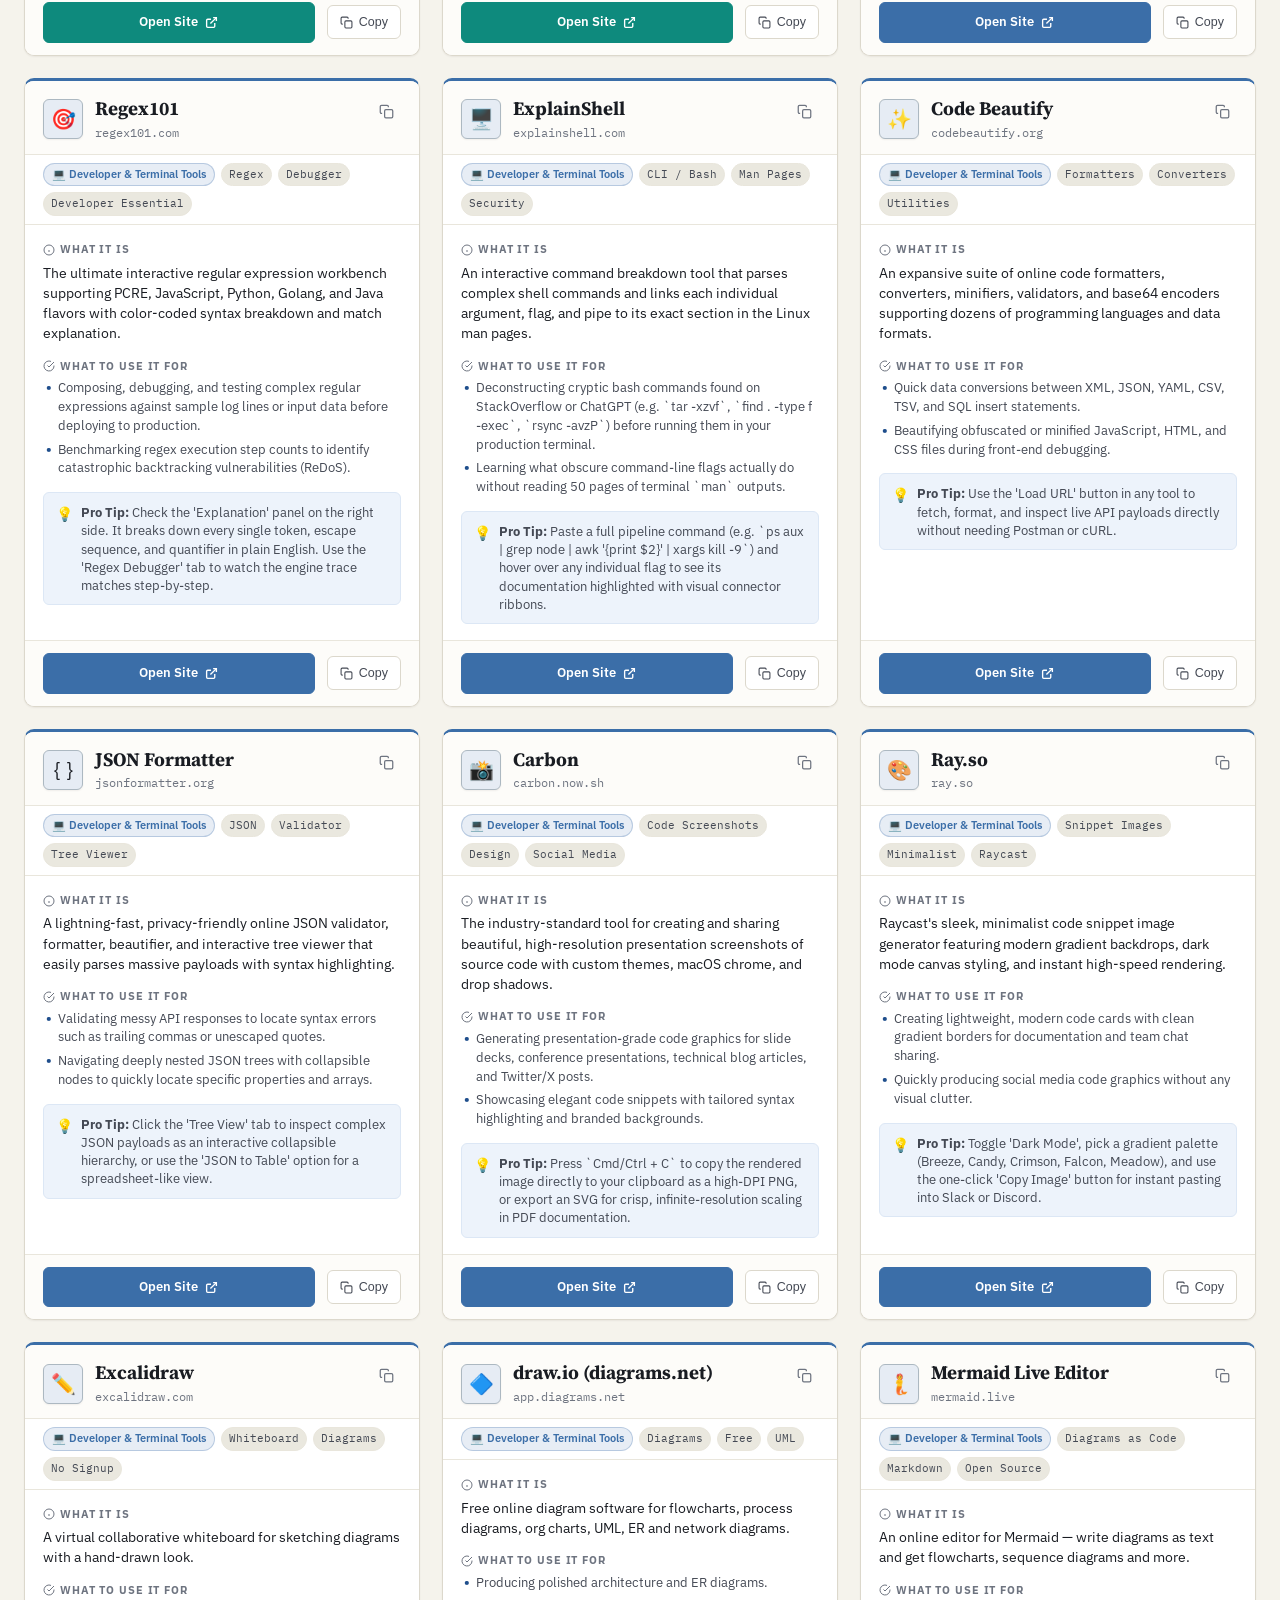
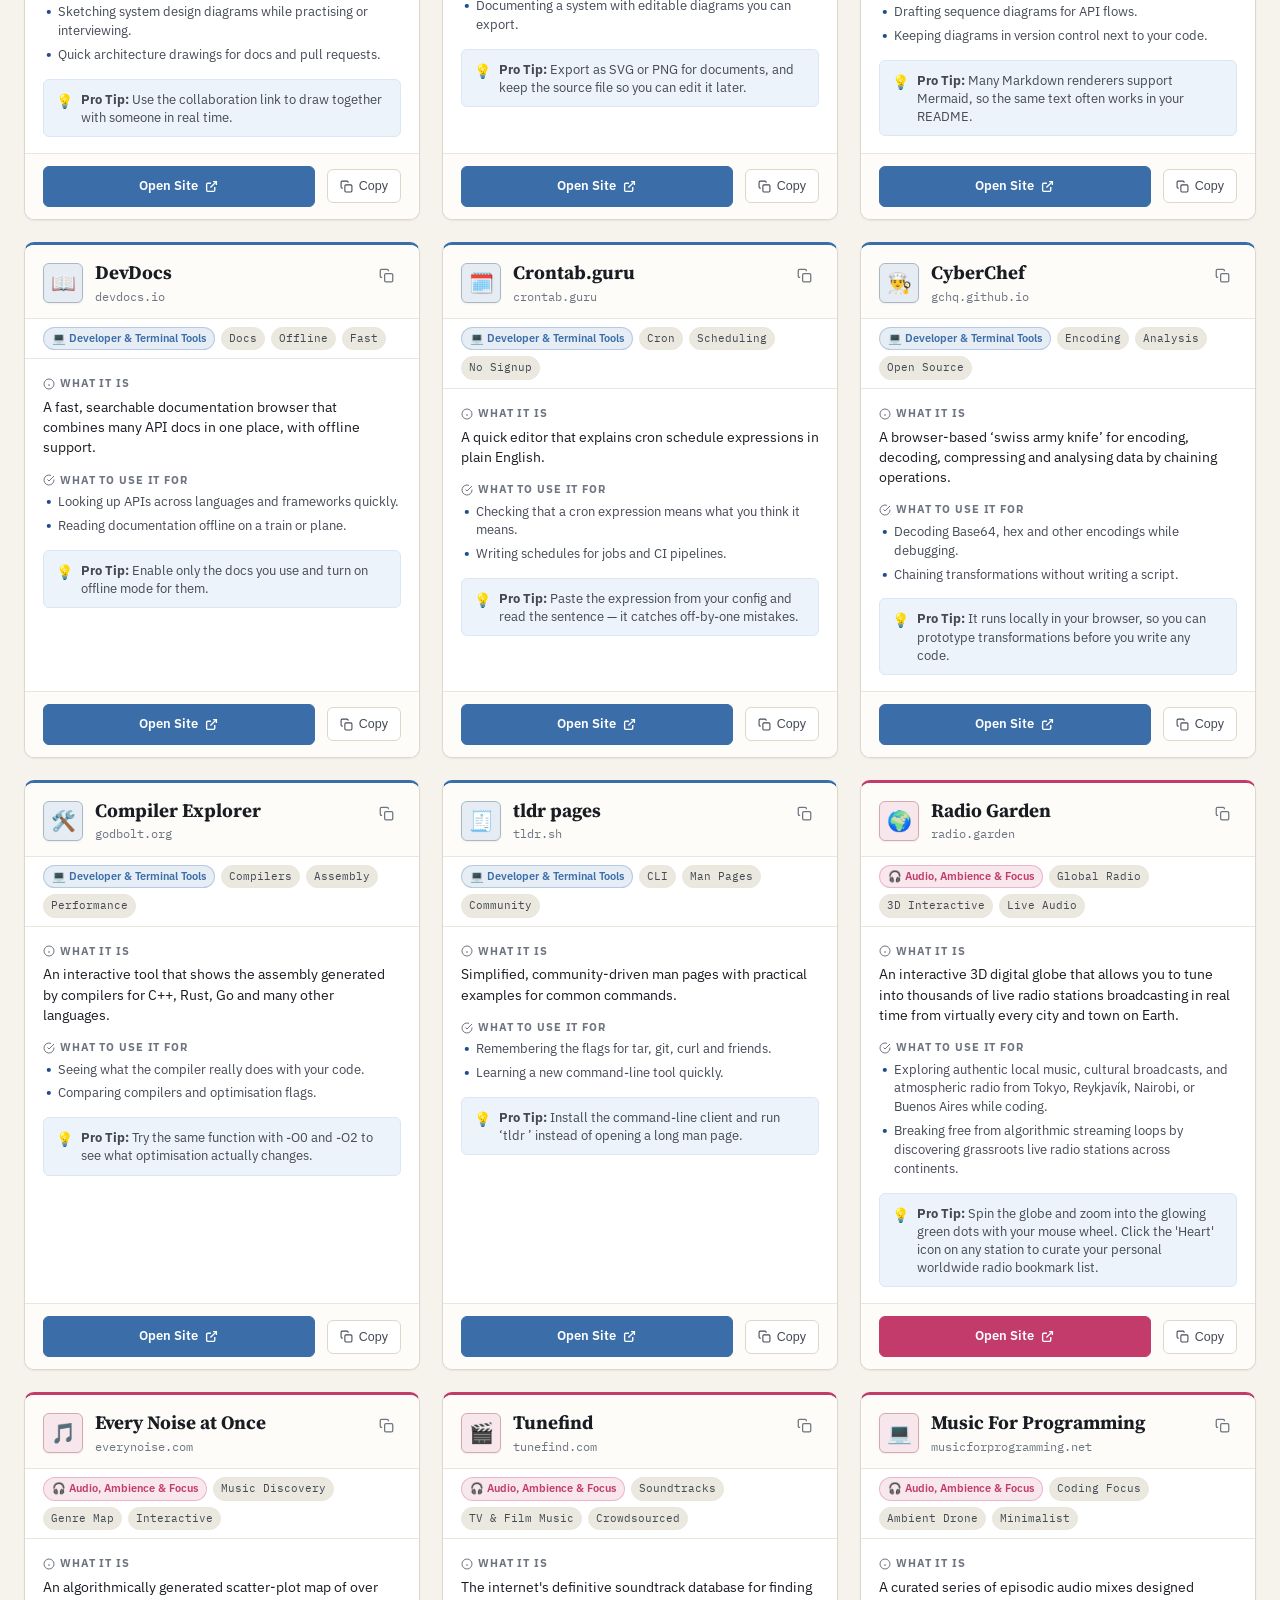
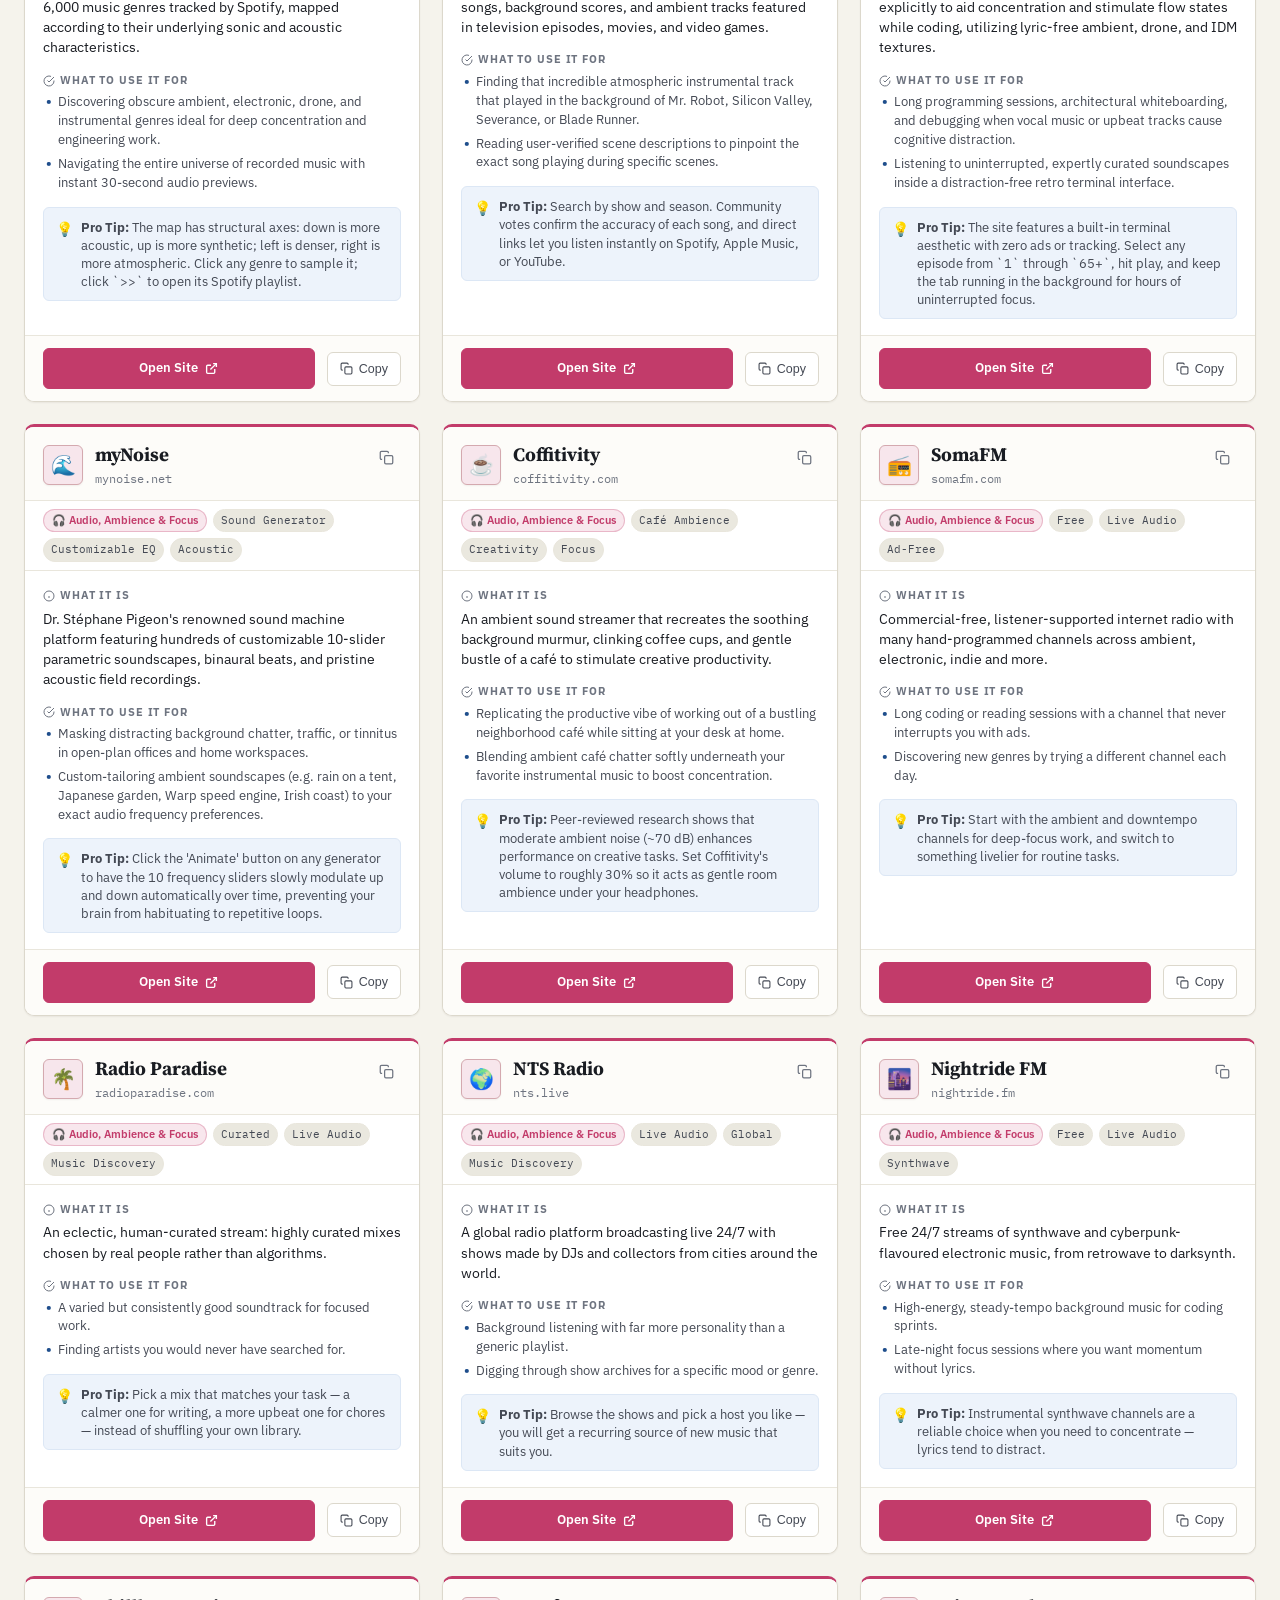
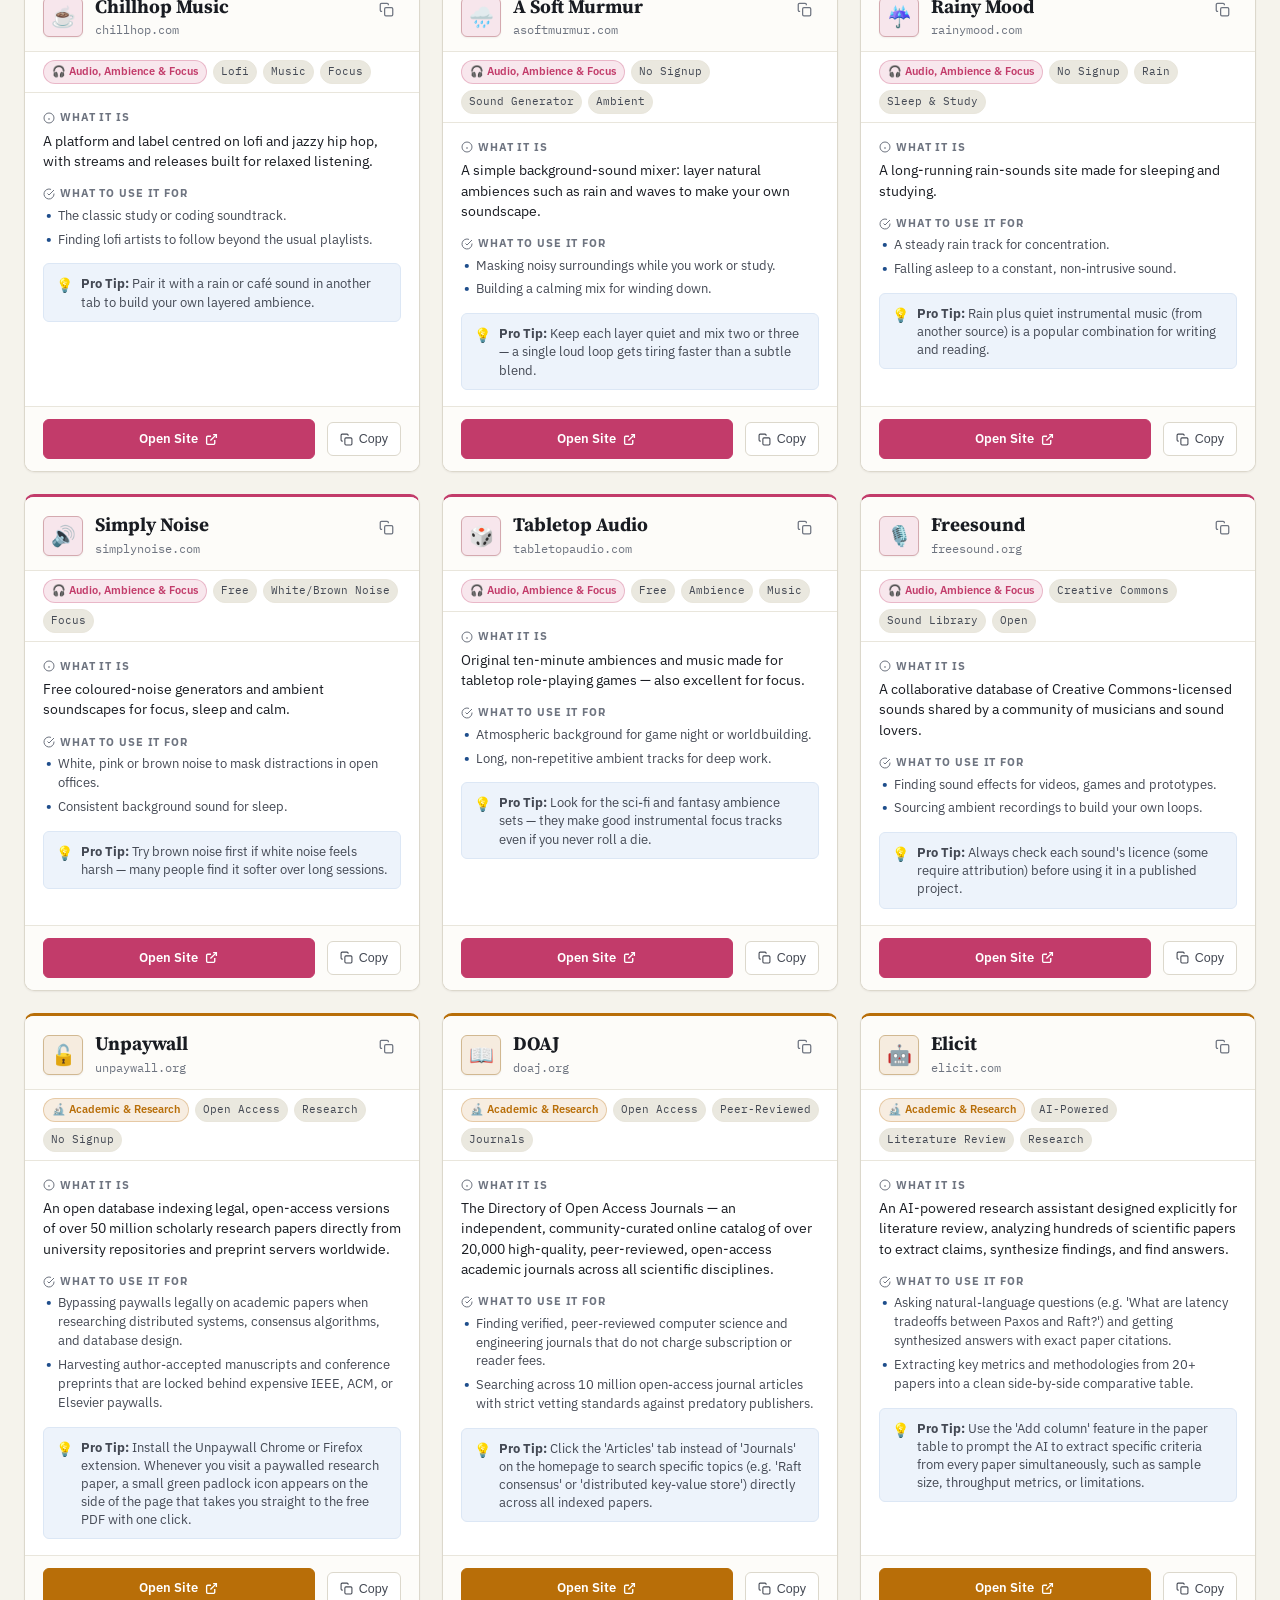
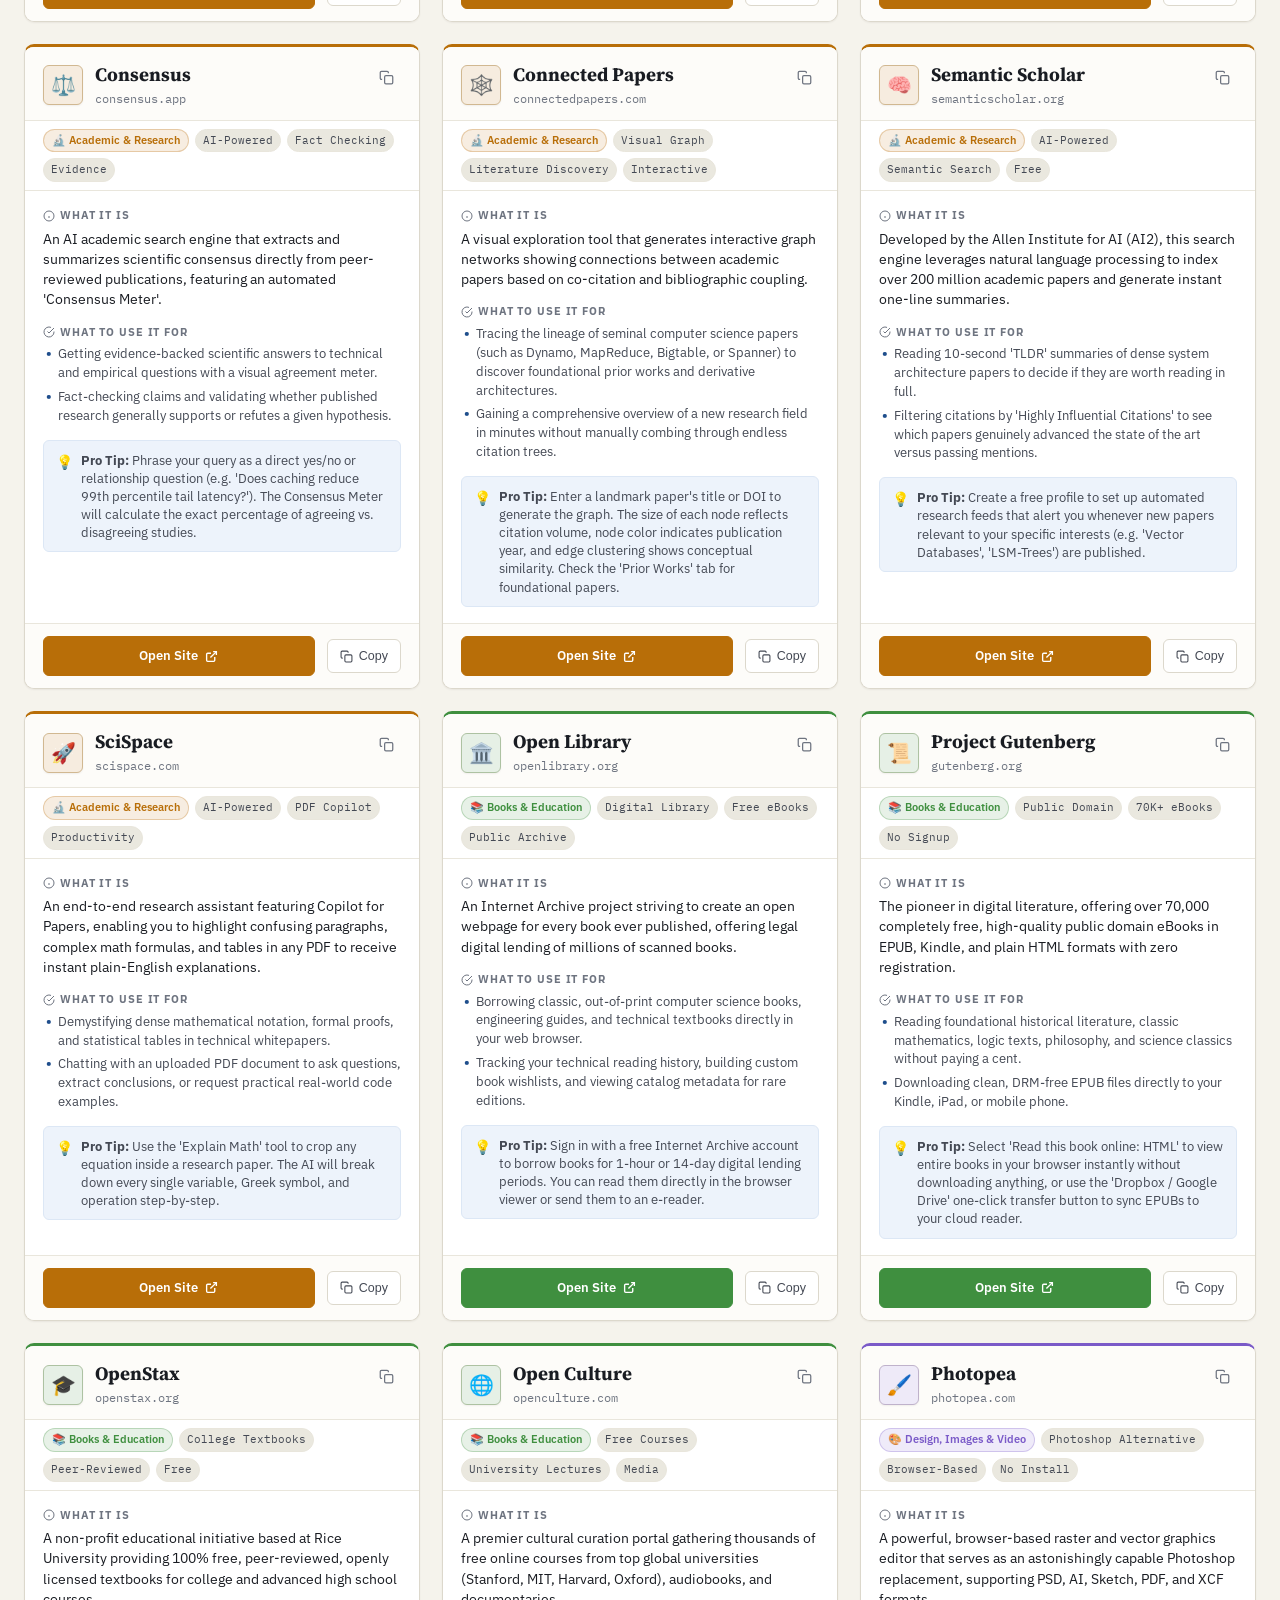
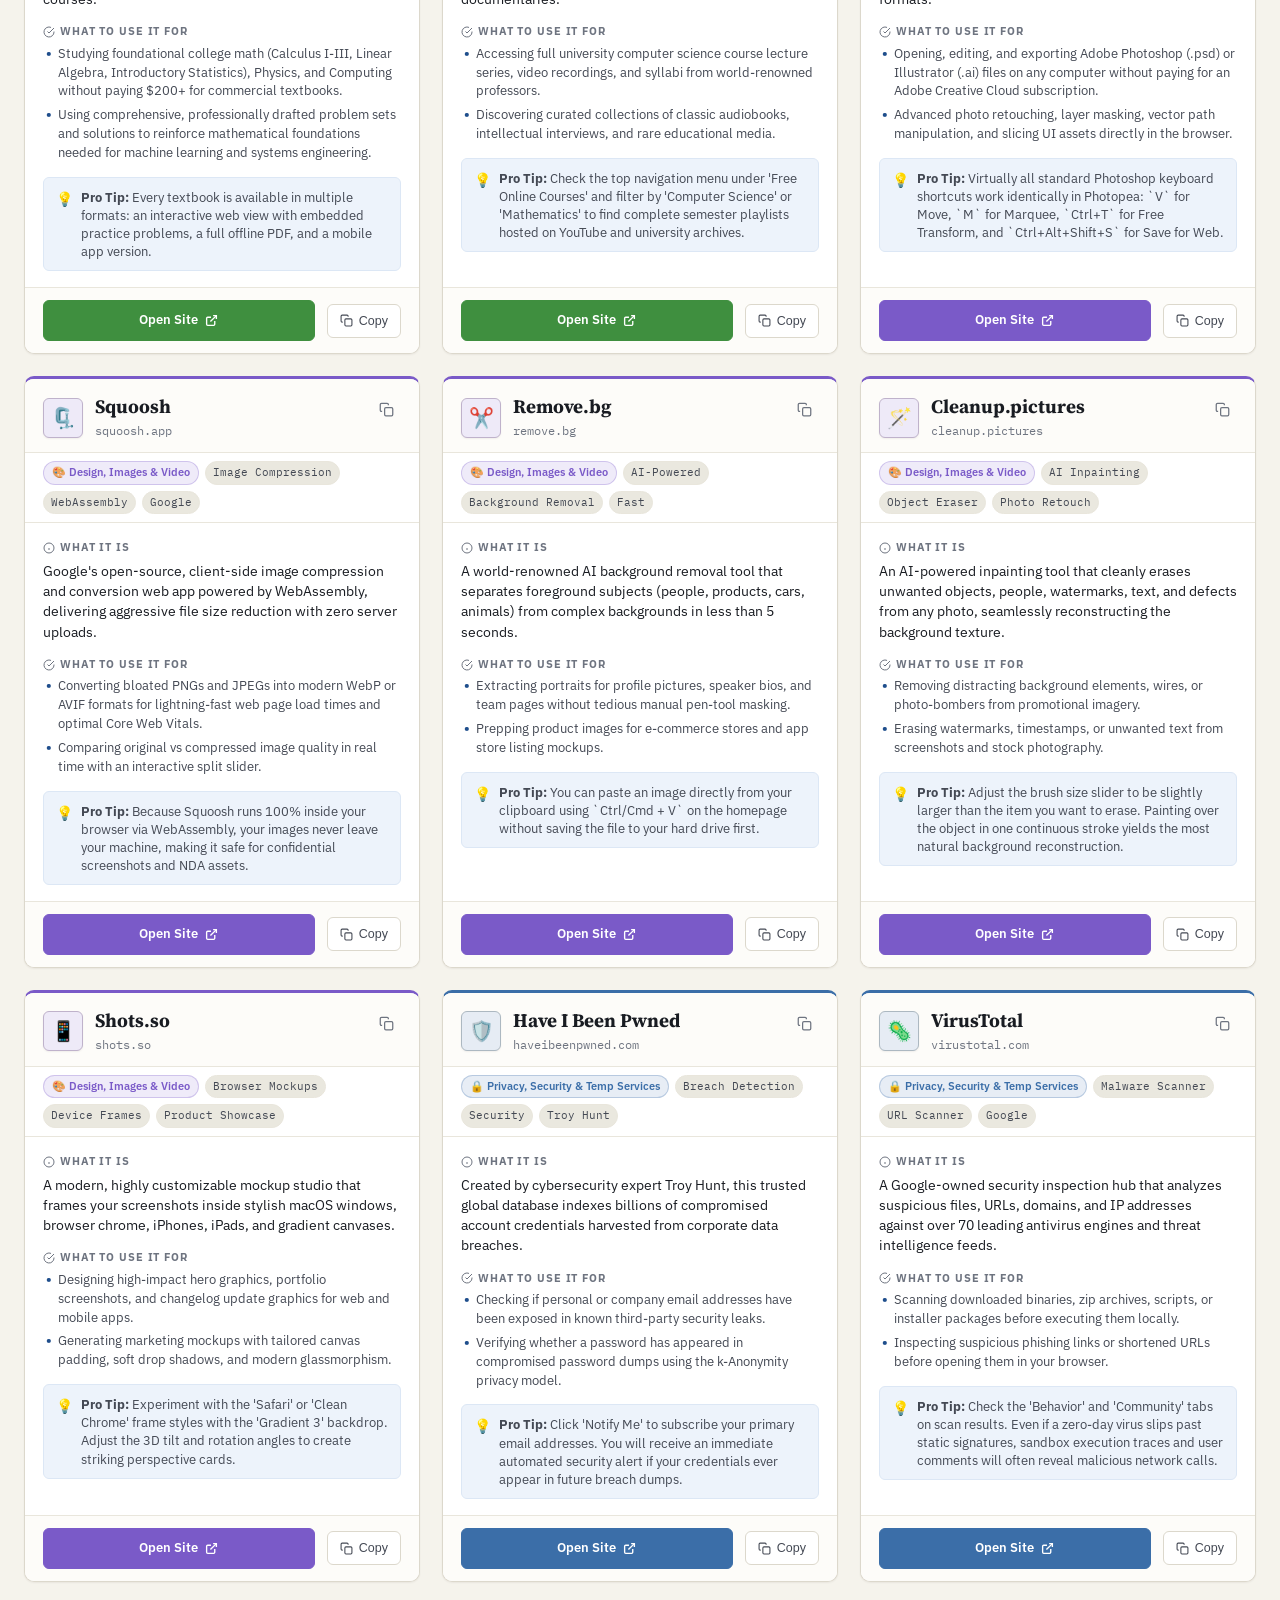
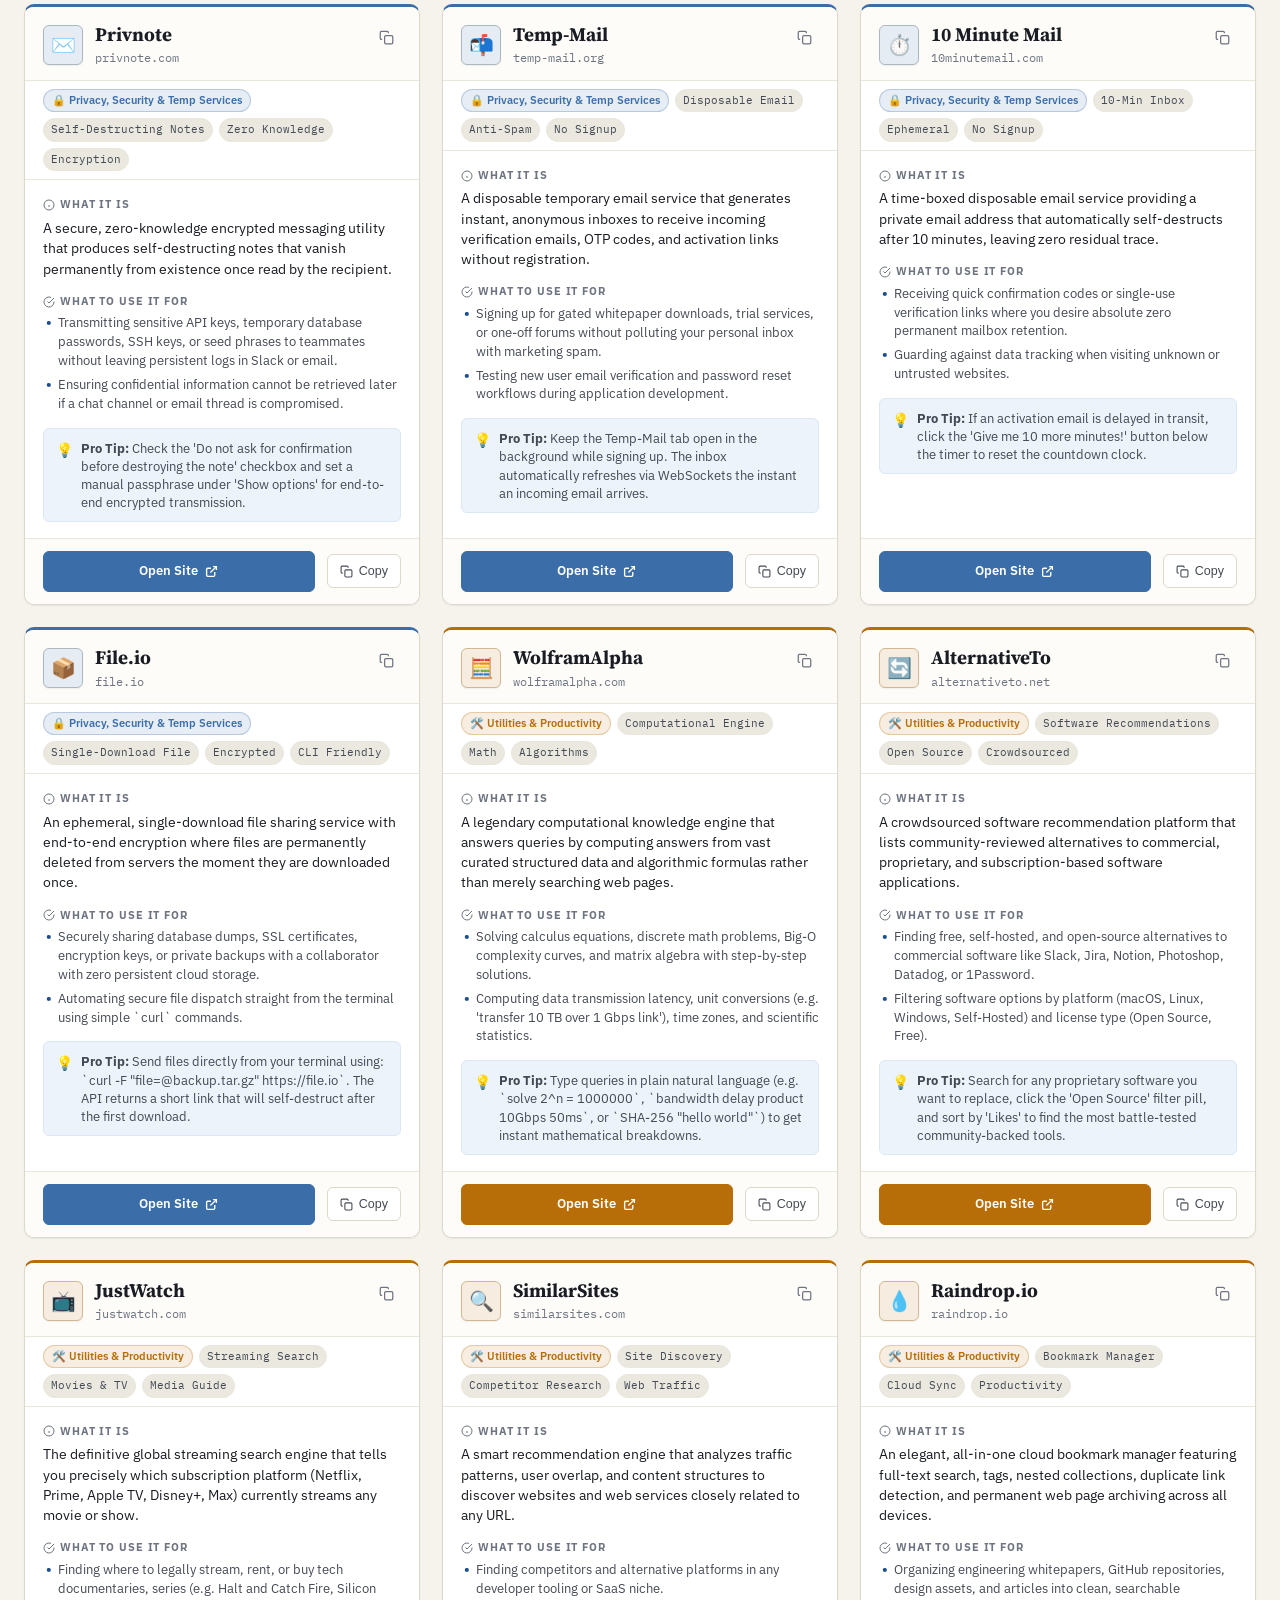
<file: toolbox.html>
<!DOCTYPE html>
<html lang="en">
<head>
  <meta charset="UTF-8">
  <meta name="viewport" content="width=device-width, initial-scale=1.0">
  <meta name="description" content="A curated directory of 85 web tools for AI and academic research, coding, design, privacy, productivity, and focus audio, with practical use cases and navigation guides.">
  <link rel="canonical" href="https://system-design-primer-book.mrdevghost.workers.dev/toolbox">
  <meta property="og:title" content="Internet Hidden Toolbox · Curated Tools for Developers & Researchers">
  <meta property="og:description" content="Discover 85 handpicked web tools for research, coding, design, privacy, and productivity with practical use cases and navigation guides.">
  <meta property="og:type" content="website">
  <meta property="og:url" content="https://system-design-primer-book.mrdevghost.workers.dev/toolbox">
  <meta name="twitter:card" content="summary_large_image">
  <meta name="twitter:site" content="@HKsoldev">
  <meta name="twitter:creator" content="@HKsoldev">
  <title>🧰 Internet Hidden Toolbox · Curated Web Directory</title>
  <script type="application/ld+json">
  {
    "@context": "https://schema.org",
    "@type": "CollectionPage",
    "@id": "https://system-design-primer-book.mrdevghost.workers.dev/toolbox#webpage",
    "url": "https://system-design-primer-book.mrdevghost.workers.dev/toolbox",
    "name": "Internet Hidden Toolbox · Curated Tools for Developers & Researchers",
    "description": "A curated directory of 85 web tools for AI and academic research, coding, design, privacy, productivity, and focus audio, with practical use cases and navigation guides.",
    "isPartOf": { "@id": "https://system-design-primer-book.mrdevghost.workers.dev/#website" },
    "inLanguage": "en"
  }
  </script>
  <link rel="icon" href="data:image/svg+xml,%3Csvg xmlns='http://www.w3.org/2000/svg' viewBox='0 0 100 100'%3E%3Ctext y='.9em' font-size='90'%3E🧰%3C/text%3E%3C/svg%3E">

  <link rel="preconnect" href="https://fonts.googleapis.com">
  <link rel="preconnect" href="https://fonts.gstatic.com" crossorigin>
  <link rel="stylesheet" href="https://fonts.googleapis.com/css2?family=Source+Serif+4:ital,opsz,wght@0,8..60,400;0,8..60,600;0,8..60,700;1,8..60,400&family=IBM+Plex+Sans:wght@400;500;600;700&family=IBM+Plex+Mono:wght@400;500;600&display=swap">

  <style>
    :root {
      --paper: #F0EFE9;
      --paper-raised: #FBFAF6;
      --paper-card: #FFFFFF;
      --ink: #1E2126;
      --ink-soft: #4B4F57;
      --ink-muted: #737882;
      --rule: #D9D6CB;
      --rule-light: #E7E4DA;
      --spine: #2B4C6F;
      --spine-hover: #1E3752;
      --spine-soft: #DCE5EC;
      --spine-tint: #EEF3F7;
      --mark: #F3CE2E;
      --mark-active: #F0B429;
      --code-bg: #E7E4DA;
      --accent: #2563EB;
      --accent-soft: #DBEAFE;
      --badge-bg: #EAE8DF;
      --shadow-sm: 0 1px 3px rgba(30,25,15,0.05);
      --shadow-md: 0 4px 16px rgba(30,25,15,0.07);
      --shadow-lg: 0 10px 30px rgba(30,25,15,0.10);
      --radius-sm: 6px;
      --radius-md: 10px;
      --radius-lg: 16px;
      --radius-full: 9999px;
      --font-serif: "Source Serif 4", Georgia, serif;
      --font-sans: "IBM Plex Sans", -apple-system, BlinkMacSystemFont, "Segoe UI", Roboto, sans-serif;
      --font-mono: "IBM Plex Mono", ui-monospace, "SF Mono", Menlo, monospace;
    }

    @media (prefers-color-scheme: dark) {
      :root:not([data-theme="light"]) {
        --paper: #15181D;
        --paper-raised: #1B1F26;
        --paper-card: #20252E;
        --ink: #E8E6DE;
        --ink-soft: #A9ADB6;
        --ink-muted: #7E8490;
        --rule: #30353D;
        --rule-light: #262B33;
        --spine: #7FB0DA;
        --spine-hover: #A5C8E7;
        --spine-soft: #26364A;
        --spine-tint: #1C2A3A;
        --mark: #B08F1E;
        --mark-active: #C9A22A;
        --code-bg: #20242B;
        --accent: #60A5FA;
        --accent-soft: #1E293B;
        --badge-bg: #282E38;
        --shadow-sm: 0 1px 3px rgba(0,0,0,0.3);
        --shadow-md: 0 4px 16px rgba(0,0,0,0.4);
        --shadow-lg: 0 10px 30px rgba(0,0,0,0.5);
      }
    }

    :root[data-theme="dark"] {
      --paper: #15181D;
      --paper-raised: #1B1F26;
      --paper-card: #20252E;
      --ink: #E8E6DE;
      --ink-soft: #A9ADB6;
      --ink-muted: #7E8490;
      --rule: #30353D;
      --rule-light: #262B33;
      --spine: #7FB0DA;
      --spine-hover: #A5C8E7;
      --spine-soft: #26364A;
      --spine-tint: #1C2A3A;
      --mark: #B08F1E;
      --mark-active: #C9A22A;
      --code-bg: #20242B;
      --accent: #60A5FA;
      --accent-soft: #1E293B;
      --badge-bg: #282E38;
      --shadow-sm: 0 1px 3px rgba(0,0,0,0.3);
      --shadow-md: 0 4px 16px rgba(0,0,0,0.4);
      --shadow-lg: 0 10px 30px rgba(0,0,0,0.5);
    }

    * {
      box-sizing: border-box;
      margin: 0;
      padding: 0;
    }

    html {
      scroll-behavior: smooth;
    }

    body {
      background: var(--paper);
      color: var(--ink);
      font-family: var(--font-sans);
      line-height: 1.6;
      -webkit-font-smoothing: antialiased;
      min-height: 100vh;
      display: flex;
      flex-direction: column;
    }

    a {
      color: var(--spine);
      text-decoration: none;
      transition: color 0.15s ease;
    }
    a:hover {
      color: var(--spine-hover);
    }

    code, .mono {
      font-family: var(--font-mono);
    }

    /* ---------- Header ---------- */
    .site-header {
      position: sticky;
      top: 0;
      z-index: 50;
      background: var(--paper-raised);
      border-bottom: 1px solid var(--rule);
      backdrop-filter: blur(12px);
      -webkit-backdrop-filter: blur(12px);
    }

    .header-inner {
      max-width: 1320px;
      margin: 0 auto;
      padding: 12px 24px;
      display: flex;
      align-items: center;
      justify-content: space-between;
      gap: 16px;
    }

    .brand-group {
      display: flex;
      align-items: center;
      gap: 14px;
    }

    .brand-logo {
      font-size: 24px;
      line-height: 1;
      display: flex;
      align-items: center;
      justify-content: center;
      width: 40px;
      height: 40px;
      border-radius: var(--radius-md);
      background: var(--spine-tint);
      border: 1px solid var(--rule);
    }

    .brand-text h1 {
      font-family: var(--font-serif);
      font-size: 19px;
      font-weight: 700;
      line-height: 1.2;
      color: var(--ink);
    }

    .brand-text .curator {
      font-size: 12px;
      color: var(--ink-soft);
    }
    .brand-text .curator a {
      font-weight: 600;
    }

    .header-actions {
      display: flex;
      align-items: center;
      gap: 10px;
    }

    .btn {
      display: inline-flex;
      align-items: center;
      gap: 7px;
      padding: 8px 14px;
      font-size: 13px;
      font-weight: 500;
      font-family: var(--font-sans);
      border-radius: var(--radius-sm);
      border: 1px solid var(--rule);
      background: var(--paper-card);
      color: var(--ink);
      cursor: pointer;
      transition: all 0.15s ease;
      white-space: nowrap;
      text-decoration: none;
    }

    .btn:hover {
      background: var(--spine-tint);
      border-color: var(--spine);
      color: var(--spine);
    }

    .btn-primary {
      background: var(--spine);
      border-color: var(--spine);
      color: #FFFFFF !important;
    }
    .btn-primary:hover {
      background: var(--spine-hover);
      border-color: var(--spine-hover);
      color: #FFFFFF !important;
    }

    .btn-icon {
      padding: 8px 10px;
    }

    /* ---------- Hero ---------- */
    .hero {
      background: linear-gradient(180deg, var(--paper-raised) 0%, var(--paper) 100%);
      border-bottom: 1px solid var(--rule);
      padding: 48px 24px 36px;
      text-align: center;
    }

    .hero-inner {
      max-width: 860px;
      margin: 0 auto;
    }

    .hero-eyebrow {
      display: inline-flex;
      align-items: center;
      gap: 8px;
      font-family: var(--font-mono);
      font-size: 12px;
      text-transform: uppercase;
      letter-spacing: 0.12em;
      color: var(--spine);
      background: var(--spine-tint);
      border: 1px solid var(--rule);
      padding: 5px 12px;
      border-radius: var(--radius-full);
      margin-bottom: 16px;
      font-weight: 600;
    }

    .hero h2 {
      font-family: var(--font-serif);
      font-size: 38px;
      line-height: 1.18;
      font-weight: 700;
      color: var(--ink);
      margin-bottom: 16px;
      letter-spacing: -0.01em;
    }

    .hero p {
      font-size: 17px;
      color: var(--ink-soft);
      max-width: 680px;
      margin: 0 auto 28px;
      line-height: 1.6;
    }

    .hero-stats {
      display: flex;
      flex-wrap: wrap;
      justify-content: center;
      gap: 20px 32px;
      padding-top: 16px;
      border-top: 1px solid var(--rule);
    }

    .stat-item {
      display: flex;
      align-items: baseline;
      gap: 6px;
    }
    .stat-num {
      font-family: var(--font-mono);
      font-size: 20px;
      font-weight: 700;
      color: var(--spine);
    }
    .stat-label {
      font-size: 13px;
      color: var(--ink-muted);
    }

    /* ---------- Search & Filter Container ---------- */
    .filter-section {
      position: sticky;
      top: 65px;
      z-index: 40;
      background: var(--paper-raised);
      border-bottom: 1px solid var(--rule);
      box-shadow: var(--shadow-sm);
      padding: 14px 24px;
    }

    .filter-inner {
      max-width: 1320px;
      margin: 0 auto;
      display: flex;
      flex-direction: column;
      gap: 12px;
    }

    .filter-top-row {
      display: flex;
      align-items: center;
      justify-content: space-between;
      gap: 16px;
      flex-wrap: wrap;
    }

    .search-box-wrap {
      flex: 1 1 360px;
      position: relative;
    }

    .search-input {
      width: 100%;
      padding: 10px 42px 10px 40px;
      font-size: 14px;
      font-family: var(--font-sans);
      background: var(--paper-card);
      border: 1px solid var(--rule);
      border-radius: var(--radius-md);
      color: var(--ink);
      outline: none;
      transition: all 0.15s ease;
    }

    .search-input:focus {
      border-color: var(--spine);
      box-shadow: 0 0 0 3px var(--spine-tint);
    }

    .search-icon {
      position: absolute;
      left: 14px;
      top: 50%;
      transform: translateY(-50%);
      color: var(--ink-muted);
      pointer-events: none;
    }

    .search-clear {
      position: absolute;
      right: 12px;
      top: 50%;
      transform: translateY(-50%);
      background: none;
      border: none;
      color: var(--ink-muted);
      cursor: pointer;
      font-size: 16px;
      display: none;
      padding: 4px;
    }
    .search-clear:hover {
      color: var(--ink);
    }

    .view-controls {
      display: flex;
      align-items: center;
      gap: 8px;
    }

    .view-btn {
      display: inline-flex;
      align-items: center;
      justify-content: center;
      width: 38px;
      height: 38px;
      border-radius: var(--radius-sm);
      border: 1px solid var(--rule);
      background: var(--paper-card);
      color: var(--ink-soft);
      cursor: pointer;
      transition: all 0.15s ease;
    }

    .view-btn:hover {
      background: var(--spine-tint);
      color: var(--spine);
    }

    .view-btn.active {
      background: var(--spine-soft);
      border-color: var(--spine);
      color: var(--spine);
    }

    /* Category Navigation Pills */
    .category-pills {
      display: flex;
      align-items: center;
      gap: 8px;
      overflow-x: auto;
      padding-bottom: 4px;
      scrollbar-width: thin;
    }
    .category-pills::-webkit-scrollbar {
      height: 4px;
    }
    .category-pills::-webkit-scrollbar-thumb {
      background: var(--rule);
      border-radius: 4px;
    }

    .cat-pill {
      display: inline-flex;
      align-items: center;
      gap: 6px;
      padding: 6px 13px;
      font-size: 13px;
      font-weight: 500;
      border-radius: var(--radius-full);
      border: 1px solid var(--rule);
      background: var(--paper-card);
      color: var(--ink-soft);
      cursor: pointer;
      white-space: nowrap;
      transition: all 0.15s ease;
      user-select: none;
    }

    .cat-pill:hover {
      background: var(--spine-tint);
      border-color: var(--spine);
      color: var(--spine);
    }

    .cat-pill.active {
      background: var(--spine);
      border-color: var(--spine);
      color: #FFFFFF;
    }

    .cat-pill .pill-count {
      font-size: 11px;
      font-family: var(--font-mono);
      opacity: 0.85;
      padding: 1px 6px;
      border-radius: var(--radius-full);
      background: rgba(0, 0, 0, 0.08);
    }
    .cat-pill.active .pill-count {
      background: rgba(255, 255, 255, 0.25);
    }

    /* Quick Tag Bar */
    .tag-row {
      display: flex;
      align-items: center;
      gap: 6px;
      flex-wrap: wrap;
      font-size: 12px;
      color: var(--ink-muted);
    }
    .tag-label {
      font-weight: 600;
      margin-right: 4px;
    }
    .tag-btn {
      padding: 3px 9px;
      border-radius: var(--radius-full);
      border: 1px solid var(--rule-light);
      background: var(--badge-bg);
      color: var(--ink-soft);
      cursor: pointer;
      font-size: 11px;
      font-weight: 500;
      transition: all 0.15s ease;
    }
    .tag-btn:hover {
      border-color: var(--spine);
      color: var(--spine);
    }
    .tag-btn.active {
      background: var(--spine-soft);
      border-color: var(--spine);
      color: var(--spine);
      font-weight: 600;
    }

    /* ---------- Main Content Grid ---------- */
    .content-container {
      max-width: 1320px;
      margin: 0 auto;
      padding: 32px 24px 64px;
      width: 100%;
      flex: 1;
    }

    .results-meta {
      display: flex;
      align-items: center;
      justify-content: space-between;
      margin-bottom: 24px;
      font-size: 14px;
      color: var(--ink-soft);
      border-bottom: 1px solid var(--rule);
      padding-bottom: 12px;
    }

    .results-count b {
      color: var(--spine);
      font-family: var(--font-mono);
    }

    /* Cards Grid */
    .tools-grid {
      display: grid;
      grid-template-columns: repeat(auto-fill, minmax(380px, 1fr));
      gap: 22px;
    }

    /* Tool Card */
    .tool-card {
      background: var(--paper-card);
      border: 1px solid var(--rule);
      border-radius: var(--radius-md);
      box-shadow: var(--shadow-sm);
      display: flex;
      flex-direction: column;
      overflow: hidden;
      transition: transform 0.18s ease, box-shadow 0.18s ease, border-color 0.18s ease;
      position: relative;
    }

    .tool-card:hover {
      transform: translateY(-2px);
      box-shadow: var(--shadow-md);
      border-color: var(--spine);
    }

    .tool-card.highlight-pulse {
      animation: cardPulse 1.8s ease;
    }

    @keyframes cardPulse {
      0% { box-shadow: 0 0 0 0 rgba(37, 99, 235, 0.6); border-color: var(--accent); }
      50% { box-shadow: 0 0 0 10px rgba(37, 99, 235, 0); border-color: var(--accent); }
      100% { box-shadow: var(--shadow-sm); border-color: var(--rule); }
    }

    .card-header {
      padding: 16px 18px 12px;
      border-bottom: 1px solid var(--rule-light);
      display: flex;
      align-items: flex-start;
      justify-content: space-between;
      gap: 12px;
      background: var(--paper-raised);
    }

    .card-title-group {
      display: flex;
      align-items: center;
      gap: 12px;
    }

    .tool-icon {
      width: 40px;
      height: 40px;
      border-radius: var(--radius-sm);
      background: var(--paper-card);
      border: 1px solid var(--rule);
      display: flex;
      align-items: center;
      justify-content: center;
      font-size: 20px;
      flex-shrink: 0;
      box-shadow: var(--shadow-sm);
    }

    .tool-name-wrap h3 {
      font-family: var(--font-serif);
      font-size: 19px;
      font-weight: 700;
      line-height: 1.25;
      color: var(--ink);
    }

    .tool-domain {
      font-family: var(--font-mono);
      font-size: 12px;
      color: var(--ink-muted);
      margin-top: 2px;
    }

    .card-header-actions {
      display: flex;
      align-items: center;
      gap: 6px;
    }

    .icon-action-btn {
      background: none;
      border: 1px solid transparent;
      padding: 6px;
      border-radius: var(--radius-sm);
      color: var(--ink-muted);
      cursor: pointer;
      transition: all 0.15s ease;
      display: flex;
      align-items: center;
      justify-content: center;
    }
    .icon-action-btn:hover {
      background: var(--spine-tint);
      border-color: var(--rule);
      color: var(--spine);
    }

    .card-badges {
      padding: 8px 18px;
      display: flex;
      align-items: center;
      gap: 6px;
      flex-wrap: wrap;
      background: var(--paper-card);
      border-bottom: 1px solid var(--rule-light);
    }

    .category-badge {
      font-size: 11px;
      font-weight: 600;
      padding: 2px 8px;
      border-radius: var(--radius-full);
      background: var(--spine-tint);
      color: var(--spine);
      border: 1px solid var(--spine-soft);
    }

    .feature-badge {
      font-size: 11px;
      font-family: var(--font-mono);
      padding: 2px 7px;
      border-radius: var(--radius-full);
      background: var(--badge-bg);
      color: var(--ink-soft);
      border: 1px solid var(--rule-light);
    }

    .card-body {
      padding: 16px 18px;
      flex: 1;
      display: flex;
      flex-direction: column;
      gap: 14px;
    }

    .info-block {
      display: flex;
      flex-direction: column;
      gap: 4px;
    }

    .info-label {
      font-size: 11px;
      font-weight: 700;
      text-transform: uppercase;
      letter-spacing: 0.08em;
      color: var(--ink-muted);
      display: flex;
      align-items: center;
      gap: 5px;
    }

    .info-text {
      font-size: 13.5px;
      color: var(--ink);
      line-height: 1.5;
    }

    .use-cases-list {
      list-style: none;
      padding: 0;
      margin: 0;
      display: flex;
      flex-direction: column;
      gap: 5px;
    }

    .use-cases-list li {
      position: relative;
      padding-left: 15px;
      font-size: 13px;
      color: var(--ink-soft);
      line-height: 1.45;
    }

    .use-cases-list li::before {
      content: "•";
      position: absolute;
      left: 3px;
      color: var(--spine);
      font-weight: bold;
    }

    .pro-tip-box {
      background: var(--spine-tint);
      border: 1px solid var(--spine-soft);
      border-radius: var(--radius-sm);
      padding: 10px 12px;
      font-size: 12.5px;
      color: var(--ink-soft);
      display: flex;
      align-items: flex-start;
      gap: 8px;
      line-height: 1.45;
    }

    .pro-tip-icon {
      flex-shrink: 0;
      color: var(--spine);
      font-size: 14px;
      margin-top: 1px;
    }

    .card-footer {
      padding: 12px 18px;
      border-top: 1px solid var(--rule-light);
      background: var(--paper-raised);
      display: flex;
      align-items: center;
      justify-content: space-between;
      gap: 12px;
    }

    .launch-btn {
      flex: 1;
      display: inline-flex;
      align-items: center;
      justify-content: center;
      gap: 7px;
      padding: 9px 16px;
      font-size: 13px;
      font-weight: 600;
      border-radius: var(--radius-sm);
      background: var(--spine);
      color: #FFFFFF !important;
      border: 1px solid var(--spine);
      cursor: pointer;
      transition: all 0.15s ease;
      text-decoration: none;
    }

    .launch-btn:hover {
      background: var(--spine-hover);
      border-color: var(--spine-hover);
      box-shadow: 0 2px 8px rgba(43, 76, 111, 0.25);
    }

    .copy-btn {
      display: inline-flex;
      align-items: center;
      justify-content: center;
      gap: 6px;
      padding: 9px 12px;
      font-size: 12.5px;
      font-weight: 500;
      border-radius: var(--radius-sm);
      background: var(--paper-card);
      color: var(--ink-soft);
      border: 1px solid var(--rule);
      cursor: pointer;
      transition: all 0.15s ease;
    }

    .copy-btn:hover {
      background: var(--spine-tint);
      border-color: var(--spine);
      color: var(--spine);
    }

    /* ---------- Compact Table View ---------- */
    .tools-table-wrap {
      display: none;
      background: var(--paper-card);
      border: 1px solid var(--rule);
      border-radius: var(--radius-md);
      overflow-x: auto;
      box-shadow: var(--shadow-sm);
    }

    .tools-table {
      width: 100%;
      border-collapse: collapse;
      text-align: left;
      font-size: 13.5px;
    }

    .tools-table th {
      background: var(--paper-raised);
      padding: 12px 16px;
      font-size: 12px;
      font-weight: 600;
      text-transform: uppercase;
      letter-spacing: 0.08em;
      color: var(--ink-muted);
      border-bottom: 1px solid var(--rule);
      white-space: nowrap;
    }

    .tools-table td {
      padding: 14px 16px;
      border-bottom: 1px solid var(--rule-light);
      vertical-align: top;
    }

    .tools-table tr:hover td {
      background: var(--spine-tint);
    }

    .table-tool-name {
      font-family: var(--font-serif);
      font-weight: 700;
      font-size: 15px;
      color: var(--ink);
      display: flex;
      align-items: center;
      gap: 8px;
    }

    .table-domain {
      font-family: var(--font-mono);
      font-size: 11.5px;
      color: var(--ink-muted);
      margin-top: 2px;
    }

    /* ---------- Empty State ---------- */
    .empty-state {
      display: none;
      text-align: center;
      padding: 64px 24px;
      background: var(--paper-card);
      border: 1px solid var(--rule);
      border-radius: var(--radius-lg);
      margin: 20px 0;
    }

    .empty-icon {
      font-size: 48px;
      margin-bottom: 16px;
      opacity: 0.6;
    }

    .empty-state h3 {
      font-family: var(--font-serif);
      font-size: 22px;
      margin-bottom: 8px;
      color: var(--ink);
    }

    .empty-state p {
      font-size: 15px;
      color: var(--ink-soft);
      max-width: 420px;
      margin: 0 auto 20px;
    }

    /* ---------- Toast Notification ---------- */
    .toast {
      position: fixed;
      bottom: 24px;
      right: 24px;
      z-index: 100;
      background: var(--ink);
      color: var(--paper);
      padding: 10px 18px;
      border-radius: var(--radius-md);
      font-size: 13px;
      font-weight: 500;
      display: flex;
      align-items: center;
      gap: 8px;
      box-shadow: var(--shadow-lg);
      transform: translateY(80px);
      opacity: 0;
      transition: transform 0.22s ease, opacity 0.22s ease;
      pointer-events: none;
    }
    .toast.show {
      transform: translateY(0);
      opacity: 1;
    }

    /* ---------- Footer ---------- */
    .site-footer {
      background: var(--paper-raised);
      border-top: 1px solid var(--rule);
      padding: 36px 24px 48px;
      margin-top: auto;
    }

    .footer-inner {
      max-width: 1320px;
      margin: 0 auto;
      display: flex;
      flex-direction: column;
      align-items: center;
      text-align: center;
      gap: 18px;
    }

    .footer-links {
      display: flex;
      flex-wrap: wrap;
      justify-content: center;
      gap: 16px 24px;
      font-size: 13.5px;
    }

    .footer-links a {
      color: var(--ink-soft);
    }
    .footer-links a:hover {
      color: var(--spine);
    }

    .footer-copy {
      font-size: 12.5px;
      color: var(--ink-muted);
    }

    /* Responsive */
    @media (max-width: 768px) {
      .header-inner {
        padding: 10px 16px;
      }
      .brand-text h1 {
        font-size: 16px;
      }
      .brand-text .curator {
        display: none;
      }
      .hero {
        padding: 32px 16px 24px;
      }
      .hero h2 {
        font-size: 27px;
      }
      .hero p {
        font-size: 15px;
      }
      .filter-section {
        padding: 12px 16px;
        top: 61px;
      }
      .content-container {
        padding: 20px 16px 48px;
      }
      .tools-grid {
        grid-template-columns: 1fr;
      }
      .header-btn-text {
        display: none;
      }
    }
  </style>
  <link rel="stylesheet" href="library.css">
  <link rel="stylesheet" href="toolbox.css">
</head>
<body>

  <!-- Site Header -->
  <header class="site-header">
    <div class="header-inner">
      <div class="brand-group">
        <div class="brand-logo" aria-hidden="true">🧰</div>
        <div class="brand-text">
          <h1>Internet Hidden Toolbox</h1>
          <div class="curator">Curated by <a href="https://x.com/HKsoldev" target="_blank" rel="noopener">HkSolDev</a> &bull; Interactive Directory</div>
        </div>
      </div>

      <div class="header-actions">
        <a href="index.html" class="btn" title="Library home">
          <span>🏠</span>
          <span class="header-btn-text">Home</span>
        </a>

        <a href="systemdesignprimerbook.html" class="btn" title="The System Design Primer">
          <span>📖</span>
          <span class="header-btn-text">System Design</span>
        </a>

        <a href="ai-engineer-roadmap.html" class="btn" title="AI Engineer Roadmap">
          <span>🧭</span>
          <span class="header-btn-text">AI Roadmap</span>
        </a>

        <button id="surpriseBtn" class="btn" title="Jump to a random tool from the toolbox">
          <span>🎲</span>
          <span class="header-btn-text">Surprise Me</span>
        </button>

        <button id="exportBookmarksBtn" class="btn" title="Download HTML Netscape Bookmarks file ready to import into Chrome, Brave, Safari, Edge, or Firefox">
          <svg width="14" height="14" viewBox="0 0 24 24" fill="none" stroke="currentColor" stroke-width="2"><path d="M21 15v4a2 2 0 0 1-2 2H5a2 2 0 0 1-2-2v-4"/><polyline points="7 10 12 15 17 10"/><line x1="12" y1="15" x2="12" y2="3"/></svg>
          <span class="header-btn-text">Export Bookmarks</span>
        </button>

        <button id="themeToggle" class="btn btn-icon" title="Toggle dark/light theme" aria-label="Toggle theme">
          <svg width="15" height="15" viewBox="0 0 24 24" fill="none" stroke="currentColor" stroke-width="2"><circle cx="12" cy="12" r="5"/><path d="M12 1v2M12 21v2M4.22 4.22l1.42 1.42M18.36 18.36l1.42 1.42M1 12h2M21 12h2M4.22 19.78l1.42-1.42M18.36 5.64l1.42-1.42"/></svg>
        </button>
      </div>
    </div>
  </header>

  <!-- Hero Section -->
  <section class="hero">
    <div class="hero-inner">
      <div class="hero-eyebrow">
        <span>⚡ 85 Hand-Curated Internet Gems</span>
      </div>
      <h2>The Internet Hidden Toolbox</h2>
      <p>A categorized, interactive directory of essential web tools, open-access academic engines, terminal workbenches, privacy shields, and cognitive focus streams. Complete with practical use cases and navigation guides.</p>

      <div class="hero-stats">
        <div class="stat-item">
          <span class="stat-num" id="totalToolsCount">85</span>
          <span class="stat-label">Curated Tools</span>
        </div>
        <div class="stat-item">
          <span class="stat-num" id="totalCatsCount">10</span>
          <span class="stat-label">Categories</span>
        </div>
        <div class="stat-item">
          <span class="stat-num">Free</span>
          <span class="stat-label">to start (a few have paid tiers)</span>
        </div>
        <div class="stat-item">
          <span class="stat-num">Sep 2026</span>
          <span class="stat-label">every link re-checked</span>
        </div>
      </div>

      <div class="start-here">
        <div class="sh-title">Start here</div>
        <div class="start-grid">
          <button class="start-card" type="button" data-jump-cat="Audio, Ambience & Focus" style="--cc:var(--s5)"><span class="sc-ico">🎧</span><b>Focus audio</b><span class="sc-d">Internet radio, lofi, rain and ambient sounds to work to.</span></button>
          <button class="start-card" type="button" data-jump-cat="AI & Machine Learning" style="--cc:var(--s2)"><span class="sc-ico">🤖</span><b>Learn &amp; use AI</b><span class="sc-d">Model hubs, interactive explainers, benchmarks and notebooks.</span></button>
          <button class="start-card" type="button" data-jump-cat="Learn CS & System Design" style="--cc:var(--s3)"><span class="sc-ico">🧠</span><b>System design &amp; CS</b><span class="sc-d">Visual algorithms, Raft, latency numbers and free books.</span></button>
          <button class="start-card" type="button" data-jump-cat="Developer & Terminal Tools" style="--cc:var(--s1)"><span class="sc-ico">💻</span><b>Developer toolkit</b><span class="sc-d">Diagrams, docs, CyberChef, regex, Compiler Explorer.</span></button>
        </div>
      </div>
    </div>
  </section>

  <!-- Search & Filter Bar -->
  <section class="filter-section">
    <div class="filter-inner">
      <div class="filter-top-row">
        <div class="search-box-wrap">
          <svg class="search-icon" width="16" height="16" viewBox="0 0 24 24" fill="none" stroke="currentColor" stroke-width="2"><circle cx="11" cy="11" r="8"/><line x1="21" y1="21" x2="16.65" y2="16.65"/></svg>
          <input type="text" id="toolSearchInput" class="search-input" placeholder="Search by name, category, domain, or use case… (Press '/' to focus)" autocomplete="off">
          <button id="searchClearBtn" class="search-clear" title="Clear search">&times;</button>
        </div>

        <div class="view-controls">
          <button id="gridViewBtn" class="view-btn active" title="Grid View">
            <svg width="16" height="16" viewBox="0 0 24 24" fill="none" stroke="currentColor" stroke-width="2"><rect x="3" y="3" width="7" height="7"/><rect x="14" y="3" width="7" height="7"/><rect x="14" y="14" width="7" height="7"/><rect x="3" y="14" width="7" height="7"/></svg>
          </button>
          <button id="tableViewBtn" class="view-btn" title="Compact List View">
            <svg width="16" height="16" viewBox="0 0 24 24" fill="none" stroke="currentColor" stroke-width="2"><line x1="8" y1="6" x2="21" y2="6"/><line x1="8" y1="12" x2="21" y2="12"/><line x1="8" y1="18" x2="21" y2="18"/><line x1="3" y1="6" x2="3.01" y2="6"/><line x1="3" y1="12" x2="3.01" y2="12"/><line x1="3" y1="18" x2="3.01" y2="18"/></svg>
          </button>
        </div>
      </div>

      <!-- Category Filter Pills -->
      <div class="category-pills" id="categoryPills">
        <!-- Injected via JavaScript -->
      </div>

      <!-- Quick Tag Filter Pills -->
      <div class="tag-row" id="tagRow">
        <span class="tag-label">Quick Filters:</span>
        <button class="tag-btn active" data-tag="all">All</button>
        <button class="tag-btn" data-tag="AI-Powered">🤖 AI Powered</button>
        <button class="tag-btn" data-tag="No Signup">⚡ No Signup</button>
        <button class="tag-btn" data-tag="Open Source">🔓 Open Source</button>
        <button class="tag-btn" data-tag="Productivity">🚀 Productivity</button>
        <button class="tag-btn" data-tag="Security">🔒 Security</button>
        <button class="tag-btn" data-tag="Media">🎨 Media & Audio</button>
      </div>
    </div>
  </section>

  <!-- Main Content Container -->
  <main class="content-container">
    <div class="results-meta">
      <div class="results-count">
        Showing <b id="visibleCount">85</b> of <span id="totalCount">85</span> tools
      </div>
      <div class="results-hint">
        Click <b>Open Site ↗</b> to visit directly &bull; Press <b>Copy</b> to grab URL
      </div>
    </div>

    <!-- Cards Grid View -->
    <div class="tools-grid" id="toolsGrid">
      <!-- Injected via JavaScript -->
    </div>

    <!-- Table List View -->
    <div class="tools-table-wrap" id="toolsTableWrap">
      <table class="tools-table">
        <thead>
          <tr>
            <th>Tool &amp; Domain</th>
            <th>Category</th>
            <th>What It Is</th>
            <th>Best Use Case</th>
            <th>Action</th>
          </tr>
        </thead>
        <tbody id="toolsTableBody">
          <!-- Injected via JavaScript -->
        </tbody>
      </table>
    </div>

    <!-- Empty State -->
    <div class="empty-state" id="emptyState">
      <div class="empty-icon">🔍</div>
      <h3>No tools found matching your search</h3>
      <p>Try searching for different keywords, clear your category filters, or explore all 85 tools.</p>
      <button id="resetFiltersBtn" class="btn btn-primary">Reset Filters</button>
    </div>
  </main>

  <!-- Toast Notification -->
  <div class="toast" id="toast">
    <svg width="15" height="15" viewBox="0 0 24 24" fill="none" stroke="currentColor" stroke-width="2"><polyline points="20 6 9 17 4 12"/></svg>
    <span id="toastMsg">Link copied to clipboard!</span>
  </div>

  <!-- Site Footer -->
  <footer class="site-footer">
    <div class="footer-inner">
      <div class="footer-brand">
        <b>Internet Hidden Toolbox</b> &mdash; Curated by <b>HkSolDev</b> (<a href="https://x.com/HKsoldev" target="_blank" rel="noopener">@HKsoldev</a> / <a href="https://www.youtube.com/@MrDevGhost" target="_blank" rel="noopener">@MrDevGhost</a>)
      </div>
      <div class="footer-links">
        <a href="index.html">🏠 Library home</a>
        <a href="systemdesignprimerbook.html">📖 The System Design Primer</a>
        <a href="ai-engineer-roadmap.html">🧭 AI Roadmap</a>
        <a href="https://github.com/HkSolDev/system-design-primer-book" target="_blank" rel="noopener">GitHub Repository</a>
        <a href="https://x.com/HKsoldev" target="_blank" rel="noopener">Twitter / X</a>
        <a href="https://www.youtube.com/@MrDevGhost" target="_blank" rel="noopener">YouTube</a>
        <a href="https://www.instagram.com/mr.devghost/" target="_blank" rel="noopener">Instagram</a>
      </div>
      <div class="footer-copy">
        Free and open educational resource. All linked trademarks, service marks, and websites belong to their respective creators.
      </div>
    </div>
  </footer>

  <!-- Complete Tool Data & Application Logic -->
  <script>
    const TOOLS = [
  {
    "id": "huggingface",
    "name": "Hugging Face",
    "url": "https://huggingface.co",
    "domain": "huggingface.co",
    "category": "AI & Machine Learning",
    "categoryIcon": "🤖",
    "tags": [
      "Open Source",
      "Models",
      "Datasets"
    ],
    "icon": "🤗",
    "summary": "The community hub for open-source AI: models, datasets and hosted demo apps (Spaces), plus free learning courses.",
    "useCases": [
      "Finding and trying open models before you decide what to run yourself.",
      "Browsing Spaces to see what a model can do without installing anything."
    ],
    "proTip": "Sort models by trending or downloads and read the model card first — it lists the licence, training data and known limits."
  },
  {
    "id": "colab",
    "name": "Google Colab",
    "url": "https://colab.research.google.com",
    "domain": "colab.research.google.com",
    "category": "AI & Machine Learning",
    "categoryIcon": "🤖",
    "tags": [
      "Notebooks",
      "GPU",
      "Free Tier"
    ],
    "icon": "📓",
    "summary": "Hosted Jupyter notebooks in your browser with a free tier that can include GPU access (subject to usage limits).",
    "useCases": [
      "Running fine-tuning and ML tutorials without owning a GPU.",
      "Sharing reproducible notebooks with others."
    ],
    "proTip": "Many open-source tutorials ship a ‘Open in Colab’ badge — use it to run them in a couple of clicks."
  },
  {
    "id": "kaggle",
    "name": "Kaggle",
    "url": "https://www.kaggle.com",
    "domain": "kaggle.com",
    "category": "AI & Machine Learning",
    "categoryIcon": "🤖",
    "tags": [
      "Datasets",
      "Notebooks",
      "Competitions"
    ],
    "icon": "🏆",
    "summary": "A data-science community with public datasets, hosted notebooks and competitions.",
    "useCases": [
      "Finding practice datasets for projects.",
      "Reading top solutions to learn how experienced practitioners work."
    ],
    "proTip": "Read the discussion tab of a competition after it ends — winners often share exactly what worked."
  },
  {
    "id": "transformer-explainer",
    "name": "Transformer Explainer",
    "url": "https://poloclub.github.io/transformer-explainer/",
    "domain": "poloclub.github.io",
    "category": "AI & Machine Learning",
    "categoryIcon": "🤖",
    "tags": [
      "Interactive",
      "LLM",
      "Visual"
    ],
    "icon": "🔍",
    "summary": "An interactive visualisation that shows how transformer models work inside large language models.",
    "useCases": [
      "Understanding attention and token flow by playing with a live model.",
      "Teaching or revising transformer basics visually."
    ],
    "proTip": "Change the input text and temperature and watch how the probabilities move — it makes sampling concrete."
  },
  {
    "id": "llm-viz",
    "name": "LLM Visualization",
    "url": "https://bbycroft.net/llm",
    "domain": "bbycroft.net",
    "category": "AI & Machine Learning",
    "categoryIcon": "🤖",
    "tags": [
      "3D",
      "Interactive",
      "Walkthrough"
    ],
    "icon": "🧊",
    "summary": "A 3D animated visualisation of an LLM with a step-by-step walkthrough.",
    "useCases": [
      "Seeing what each layer of a small GPT does to the data.",
      "Building intuition before reading the papers."
    ],
    "proTip": "Follow the guided walkthrough once, then revisit and explore the model freely."
  },
  {
    "id": "tf-playground",
    "name": "TensorFlow Playground",
    "url": "https://playground.tensorflow.org",
    "domain": "playground.tensorflow.org",
    "category": "AI & Machine Learning",
    "categoryIcon": "🤖",
    "tags": [
      "Interactive",
      "Neural Nets",
      "No Signup"
    ],
    "icon": "🧪",
    "summary": "A browser playground where you build and train a small neural network and watch it learn in real time.",
    "useCases": [
      "Building intuition about layers, neurons and learning rate.",
      "Demonstrating overfitting to someone new to ML."
    ],
    "proTip": "Turn off features and shrink the network to see the smallest model that still solves each dataset."
  },
  {
    "id": "tiktokenizer",
    "name": "Tiktokenizer",
    "url": "https://tiktokenizer.vercel.app",
    "domain": "tiktokenizer.vercel.app",
    "category": "AI & Machine Learning",
    "categoryIcon": "🤖",
    "tags": [
      "Tokenizer",
      "LLM",
      "Debug"
    ],
    "icon": "🔤",
    "summary": "See exactly how a piece of text is split into tokens for popular models.",
    "useCases": [
      "Estimating prompt length and cost before sending it to an API.",
      "Understanding why odd words or other languages cost more tokens."
    ],
    "proTip": "Paste your real prompts and system messages — token counts are usually higher than people expect."
  },
  {
    "id": "netron",
    "name": "Netron",
    "url": "https://netron.app",
    "domain": "netron.app",
    "category": "AI & Machine Learning",
    "categoryIcon": "🤖",
    "tags": [
      "Visualiser",
      "Model Files",
      "Open Source"
    ],
    "icon": "🕸️",
    "summary": "A viewer for neural network, deep learning and machine learning model files.",
    "useCases": [
      "Inspecting the architecture of a model file you downloaded.",
      "Debugging exported models (for example ONNX) layer by layer."
    ],
    "proTip": "Open a model in the browser version first — no install needed."
  },
  {
    "id": "arena",
    "name": "Arena",
    "url": "https://arena.ai",
    "domain": "arena.ai",
    "category": "AI & Machine Learning",
    "categoryIcon": "🤖",
    "tags": [
      "Leaderboard",
      "Compare Models",
      "Community"
    ],
    "icon": "⚔️",
    "summary": "Chat with and compare AI models side by side, vote, and see a public leaderboard driven by human preferences. (Formerly LMArena.)",
    "useCases": [
      "Getting a feel for how different models answer the same prompt.",
      "Checking which models people currently prefer."
    ],
    "proTip": "Treat leaderboards as one signal — test candidate models on your own tasks before choosing."
  },
  {
    "id": "artificialanalysis",
    "name": "Artificial Analysis",
    "url": "https://artificialanalysis.ai",
    "domain": "artificialanalysis.ai",
    "category": "AI & Machine Learning",
    "categoryIcon": "🤖",
    "tags": [
      "Benchmarks",
      "Pricing",
      "Speed"
    ],
    "icon": "📊",
    "summary": "Independent comparisons of AI models and API providers across quality, speed and price.",
    "useCases": [
      "Choosing a model and provider by cost-versus-quality.",
      "Tracking how fast providers actually respond."
    ],
    "proTip": "Filter by the trade-off that matters to you (latency for chat, price for batch jobs) rather than the overall ranking."
  },
  {
    "id": "bigo",
    "name": "Big-O Cheat Sheet",
    "url": "https://www.bigocheatsheet.com",
    "domain": "bigocheatsheet.com",
    "category": "Learn CS & System Design",
    "categoryIcon": "🧠",
    "tags": [
      "Algorithms",
      "Reference",
      "No Signup"
    ],
    "icon": "📈",
    "summary": "A one-page reference of time and space complexity for common data structures and algorithms.",
    "useCases": [
      "Quick reference before coding interviews.",
      "Sanity-checking the complexity of a data structure choice."
    ],
    "proTip": "Use it to compare options (hash map vs. tree, for example) and then explain the trade-off in your own words."
  },
  {
    "id": "visualgo",
    "name": "VisuAlgo",
    "url": "https://visualgo.net/en",
    "domain": "visualgo.net",
    "category": "Learn CS & System Design",
    "categoryIcon": "🧠",
    "tags": [
      "Interactive",
      "Algorithms",
      "Visualisation"
    ],
    "icon": "🎞️",
    "summary": "Animated visualisations of data structures and algorithms, created at the National University of Singapore.",
    "useCases": [
      "Watching sorting, trees and graph algorithms step by step.",
      "Testing your understanding by running the same algorithm on your own input."
    ],
    "proTip": "Predict the next step before clicking ‘next’ — it turns passive watching into practice."
  },
  {
    "id": "raft-viz",
    "name": "The Secret Lives of Data: Raft",
    "url": "https://thesecretlivesofdata.com/raft/",
    "domain": "thesecretlivesofdata.com",
    "category": "Learn CS & System Design",
    "categoryIcon": "🧠",
    "tags": [
      "Distributed Systems",
      "Interactive",
      "Consensus"
    ],
    "icon": "🗳️",
    "summary": "A step-by-step visual explanation of the Raft consensus algorithm: leader election and log replication.",
    "useCases": [
      "Understanding how distributed systems agree on a value.",
      "Preparing for questions about consensus in system design interviews."
    ],
    "proTip": "Afterwards try the playground on raft.github.io, where you can kill nodes and watch a new leader get elected."
  },
  {
    "id": "latency-numbers",
    "name": "Numbers Every Programmer Should Know",
    "url": "https://colin-scott.github.io/personal_website/research/interactive_latency.html",
    "domain": "colin-scott.github.io",
    "category": "Learn CS & System Design",
    "categoryIcon": "🧠",
    "tags": [
      "System Design",
      "Interactive",
      "Estimation"
    ],
    "icon": "⏱️",
    "summary": "An interactive table of typical latencies (memory, disk, network) and how they have changed over the years.",
    "useCases": [
      "Back-of-the-envelope estimates in system design interviews.",
      "Building intuition for why caching and locality matter."
    ],
    "proTip": "Move the year slider to see which numbers improved a lot and which barely moved."
  },
  {
    "id": "refactoringguru",
    "name": "Refactoring.Guru",
    "url": "https://refactoring.guru",
    "domain": "refactoring.guru",
    "category": "Learn CS & System Design",
    "categoryIcon": "🧠",
    "tags": [
      "Design Patterns",
      "Refactoring",
      "Illustrated"
    ],
    "icon": "🧩",
    "summary": "Illustrated guides to design patterns and refactoring techniques with examples in many languages.",
    "useCases": [
      "Learning the classic patterns with clear diagrams.",
      "Recognising code smells and choosing a refactoring."
    ],
    "proTip": "Read the ‘when to apply’ and ‘pros and cons’ sections — they are what interviewers care about."
  },
  {
    "id": "teachyourselfcs",
    "name": "Teach Yourself Computer Science",
    "url": "https://teachyourselfcs.com",
    "domain": "teachyourselfcs.com",
    "category": "Learn CS & System Design",
    "categoryIcon": "🧠",
    "tags": [
      "Curriculum",
      "Free Resources",
      "Self-Study"
    ],
    "icon": "🎓",
    "summary": "A curated self-study path through the core computer-science subjects with recommended books and courses.",
    "useCases": [
      "Filling gaps if you are self-taught.",
      "Choosing one good resource per subject instead of ten."
    ],
    "proTip": "Pick one subject at a time and finish it — the list is a menu, not a to-do list."
  },
  {
    "id": "ostep",
    "name": "Operating Systems: Three Easy Pieces",
    "url": "https://pages.cs.wisc.edu/~remzi/OSTEP/",
    "domain": "pages.cs.wisc.edu",
    "category": "Learn CS & System Design",
    "categoryIcon": "🧠",
    "tags": [
      "Free Book",
      "Operating Systems",
      "Systems"
    ],
    "icon": "📘",
    "summary": "A free online textbook on operating systems, organised around virtualisation, concurrency and persistence.",
    "useCases": [
      "Understanding processes, memory and file systems properly.",
      "Background for performance and systems interview questions."
    ],
    "proTip": "Read the chapters on scheduling and concurrency first if you are heading towards backend or systems roles."
  },
  {
    "id": "ciechanowski",
    "name": "Bartosz Ciechanowski",
    "url": "https://ciechanow.ski",
    "domain": "ciechanow.ski",
    "category": "Learn CS & System Design",
    "categoryIcon": "🧠",
    "tags": [
      "Interactive",
      "Explainers",
      "Science"
    ],
    "icon": "🔬",
    "summary": "Long interactive articles that explain science and engineering topics with manipulable diagrams.",
    "useCases": [
      "Deep, visual explanations of how things work.",
      "A model of what great technical writing can look like."
    ],
    "proTip": "Set aside an hour and interact with every diagram — the articles reward slow reading."
  },
  {
    "id": "ncase",
    "name": "Nicky Case",
    "url": "https://ncase.me",
    "domain": "ncase.me",
    "category": "Learn CS & System Design",
    "categoryIcon": "🧠",
    "tags": [
      "Explorable",
      "Games",
      "Learning"
    ],
    "icon": "🎮",
    "summary": "Explorable explanations and small games that teach ideas in maths, AI, and society by letting you play with them.",
    "useCases": [
      "Learning a concept by playing with it.",
      "Sharing an accessible explanation with a non-technical friend."
    ],
    "proTip": "Start with the interactive pieces that match a topic you are studying at the moment."
  },
  {
    "id": "learnxinyminutes",
    "name": "Learn X in Y Minutes",
    "url": "https://learnxinyminutes.com",
    "domain": "learnxinyminutes.com",
    "category": "Learn CS & System Design",
    "categoryIcon": "🧠",
    "tags": [
      "Cheat Sheet",
      "Languages",
      "No Signup"
    ],
    "icon": "⚡",
    "summary": "Whirlwind tours of programming languages and tools, each written as a single annotated code file.",
    "useCases": [
      "Picking up the syntax of a new language quickly.",
      "Refreshing a language you have not used for months."
    ],
    "proTip": "Copy the file into your editor and run it line by line while you read."
  },
  {
    "id": "idempotency-keys",
    "name": "Idempotency Keys in Postgres",
    "url": "https://brandur.org/idempotency-keys",
    "domain": "brandur.org",
    "category": "Developer & Terminal Tools",
    "categoryIcon": "💻",
    "tags": [
      "System Design",
      "Postgres",
      "APIs",
      "Stripe"
    ],
    "icon": "🔑",
    "summary": "Brandur Leach's canonical engineering blueprint on implementing Stripe-like idempotency keys in PostgreSQL with atomic phases, recovery points, and safe API retries.",
    "useCases": [
      "Designing mission-critical payment, billing, and order APIs where duplicate network requests must never cause double charges.",
      "Structuring multi-step database mutations into ACID-compliant atomic phases and recovery points to safely survive network partitions and server restarts."
    ],
    "proTip": "Combine an 'Idempotency-Key' HTTP header with PostgreSQL's serializable transactions and an asynchronous reaper worker that purges keys older than 72 hours. Watch the embedded video masterclasses by Hussein Nasser and Arpit Bhayani in Chapter 18 of the Primer to see the full architecture in action."
  },
  {
    "id": "regex101",
    "name": "Regex101",
    "url": "https://regex101.com",
    "domain": "regex101.com",
    "category": "Developer & Terminal Tools",
    "categoryIcon": "💻",
    "tags": [
      "Regex",
      "Debugger",
      "Developer Essential"
    ],
    "icon": "🎯",
    "summary": "The ultimate interactive regular expression workbench supporting PCRE, JavaScript, Python, Golang, and Java flavors with color-coded syntax breakdown and match explanation.",
    "useCases": [
      "Composing, debugging, and testing complex regular expressions against sample log lines or input data before deploying to production.",
      "Benchmarking regex execution step counts to identify catastrophic backtracking vulnerabilities (ReDoS)."
    ],
    "proTip": "Check the 'Explanation' panel on the right side. It breaks down every single token, escape sequence, and quantifier in plain English. Use the 'Regex Debugger' tab to watch the engine trace matches step-by-step."
  },
  {
    "id": "explainshell",
    "name": "ExplainShell",
    "url": "https://explainshell.com",
    "domain": "explainshell.com",
    "category": "Developer & Terminal Tools",
    "categoryIcon": "💻",
    "tags": [
      "CLI / Bash",
      "Man Pages",
      "Security"
    ],
    "icon": "🖥️",
    "summary": "An interactive command breakdown tool that parses complex shell commands and links each individual argument, flag, and pipe to its exact section in the Linux man pages.",
    "useCases": [
      "Deconstructing cryptic bash commands found on StackOverflow or ChatGPT (e.g. `tar -xzvf`, `find . -type f -exec`, `rsync -avzP`) before running them in your production terminal.",
      "Learning what obscure command-line flags actually do without reading 50 pages of terminal `man` outputs."
    ],
    "proTip": "Paste a full pipeline command (e.g. `ps aux | grep node | awk '{print $2}' | xargs kill -9`) and hover over any individual flag to see its documentation highlighted with visual connector ribbons."
  },
  {
    "id": "codebeautify",
    "name": "Code Beautify",
    "url": "https://codebeautify.org",
    "domain": "codebeautify.org",
    "category": "Developer & Terminal Tools",
    "categoryIcon": "💻",
    "tags": [
      "Formatters",
      "Converters",
      "Utilities"
    ],
    "icon": "✨",
    "summary": "An expansive suite of online code formatters, converters, minifiers, validators, and base64 encoders supporting dozens of programming languages and data formats.",
    "useCases": [
      "Quick data conversions between XML, JSON, YAML, CSV, TSV, and SQL insert statements.",
      "Beautifying obfuscated or minified JavaScript, HTML, and CSS files during front-end debugging."
    ],
    "proTip": "Use the 'Load URL' button in any tool to fetch, format, and inspect live API payloads directly without needing Postman or cURL."
  },
  {
    "id": "jsonformatter",
    "name": "JSON Formatter",
    "url": "https://jsonformatter.org",
    "domain": "jsonformatter.org",
    "category": "Developer & Terminal Tools",
    "categoryIcon": "💻",
    "tags": [
      "JSON",
      "Validator",
      "Tree Viewer"
    ],
    "icon": "{ }",
    "summary": "A lightning-fast, privacy-friendly online JSON validator, formatter, beautifier, and interactive tree viewer that easily parses massive payloads with syntax highlighting.",
    "useCases": [
      "Validating messy API responses to locate syntax errors such as trailing commas or unescaped quotes.",
      "Navigating deeply nested JSON trees with collapsible nodes to quickly locate specific properties and arrays."
    ],
    "proTip": "Click the 'Tree View' tab to inspect complex JSON payloads as an interactive collapsible hierarchy, or use the 'JSON to Table' option for a spreadsheet-like view."
  },
  {
    "id": "carbon",
    "name": "Carbon",
    "url": "https://carbon.now.sh",
    "domain": "carbon.now.sh",
    "category": "Developer & Terminal Tools",
    "categoryIcon": "💻",
    "tags": [
      "Code Screenshots",
      "Design",
      "Social Media"
    ],
    "icon": "📸",
    "summary": "The industry-standard tool for creating and sharing beautiful, high-resolution presentation screenshots of source code with custom themes, macOS chrome, and drop shadows.",
    "useCases": [
      "Generating presentation-grade code graphics for slide decks, conference presentations, technical blog articles, and Twitter/X posts.",
      "Showcasing elegant code snippets with tailored syntax highlighting and branded backgrounds."
    ],
    "proTip": "Press `Cmd/Ctrl + C` to copy the rendered image directly to your clipboard as a high-DPI PNG, or export an SVG for crisp, infinite-resolution scaling in PDF documentation."
  },
  {
    "id": "rayso",
    "name": "Ray.so",
    "url": "https://ray.so",
    "domain": "ray.so",
    "category": "Developer & Terminal Tools",
    "categoryIcon": "💻",
    "tags": [
      "Snippet Images",
      "Minimalist",
      "Raycast"
    ],
    "icon": "🎨",
    "summary": "Raycast's sleek, minimalist code snippet image generator featuring modern gradient backdrops, dark mode canvas styling, and instant high-speed rendering.",
    "useCases": [
      "Creating lightweight, modern code cards with clean gradient borders for documentation and team chat sharing.",
      "Quickly producing social media code graphics without any visual clutter."
    ],
    "proTip": "Toggle 'Dark Mode', pick a gradient palette (Breeze, Candy, Crimson, Falcon, Meadow), and use the one-click 'Copy Image' button for instant pasting into Slack or Discord."
  },
  {
    "id": "excalidraw",
    "name": "Excalidraw",
    "url": "https://excalidraw.com",
    "domain": "excalidraw.com",
    "category": "Developer & Terminal Tools",
    "categoryIcon": "💻",
    "tags": [
      "Whiteboard",
      "Diagrams",
      "No Signup"
    ],
    "icon": "✏️",
    "summary": "A virtual collaborative whiteboard for sketching diagrams with a hand-drawn look.",
    "useCases": [
      "Sketching system design diagrams while practising or interviewing.",
      "Quick architecture drawings for docs and pull requests."
    ],
    "proTip": "Use the collaboration link to draw together with someone in real time."
  },
  {
    "id": "drawio",
    "name": "draw.io (diagrams.net)",
    "url": "https://app.diagrams.net",
    "domain": "app.diagrams.net",
    "category": "Developer & Terminal Tools",
    "categoryIcon": "💻",
    "tags": [
      "Diagrams",
      "Free",
      "UML"
    ],
    "icon": "🔷",
    "summary": "Free online diagram software for flowcharts, process diagrams, org charts, UML, ER and network diagrams.",
    "useCases": [
      "Producing polished architecture and ER diagrams.",
      "Documenting a system with editable diagrams you can export."
    ],
    "proTip": "Export as SVG or PNG for documents, and keep the source file so you can edit it later."
  },
  {
    "id": "mermaidlive",
    "name": "Mermaid Live Editor",
    "url": "https://mermaid.live",
    "domain": "mermaid.live",
    "category": "Developer & Terminal Tools",
    "categoryIcon": "💻",
    "tags": [
      "Diagrams as Code",
      "Markdown",
      "Open Source"
    ],
    "icon": "🧜",
    "summary": "An online editor for Mermaid — write diagrams as text and get flowcharts, sequence diagrams and more.",
    "useCases": [
      "Drafting sequence diagrams for API flows.",
      "Keeping diagrams in version control next to your code."
    ],
    "proTip": "Many Markdown renderers support Mermaid, so the same text often works in your README."
  },
  {
    "id": "devdocs",
    "name": "DevDocs",
    "url": "https://devdocs.io",
    "domain": "devdocs.io",
    "category": "Developer & Terminal Tools",
    "categoryIcon": "💻",
    "tags": [
      "Docs",
      "Offline",
      "Fast"
    ],
    "icon": "📖",
    "summary": "A fast, searchable documentation browser that combines many API docs in one place, with offline support.",
    "useCases": [
      "Looking up APIs across languages and frameworks quickly.",
      "Reading documentation offline on a train or plane."
    ],
    "proTip": "Enable only the docs you use and turn on offline mode for them."
  },
  {
    "id": "crontabguru",
    "name": "Crontab.guru",
    "url": "https://crontab.guru",
    "domain": "crontab.guru",
    "category": "Developer & Terminal Tools",
    "categoryIcon": "💻",
    "tags": [
      "Cron",
      "Scheduling",
      "No Signup"
    ],
    "icon": "🗓️",
    "summary": "A quick editor that explains cron schedule expressions in plain English.",
    "useCases": [
      "Checking that a cron expression means what you think it means.",
      "Writing schedules for jobs and CI pipelines."
    ],
    "proTip": "Paste the expression from your config and read the sentence — it catches off-by-one mistakes."
  },
  {
    "id": "cyberchef",
    "name": "CyberChef",
    "url": "https://gchq.github.io/CyberChef/",
    "domain": "gchq.github.io",
    "category": "Developer & Terminal Tools",
    "categoryIcon": "💻",
    "tags": [
      "Encoding",
      "Analysis",
      "Open Source"
    ],
    "icon": "👨‍🍳",
    "summary": "A browser-based ‘swiss army knife’ for encoding, decoding, compressing and analysing data by chaining operations.",
    "useCases": [
      "Decoding Base64, hex and other encodings while debugging.",
      "Chaining transformations without writing a script."
    ],
    "proTip": "It runs locally in your browser, so you can prototype transformations before you write any code."
  },
  {
    "id": "godbolt",
    "name": "Compiler Explorer",
    "url": "https://godbolt.org",
    "domain": "godbolt.org",
    "category": "Developer & Terminal Tools",
    "categoryIcon": "💻",
    "tags": [
      "Compilers",
      "Assembly",
      "Performance"
    ],
    "icon": "🛠️",
    "summary": "An interactive tool that shows the assembly generated by compilers for C++, Rust, Go and many other languages.",
    "useCases": [
      "Seeing what the compiler really does with your code.",
      "Comparing compilers and optimisation flags."
    ],
    "proTip": "Try the same function with -O0 and -O2 to see what optimisation actually changes."
  },
  {
    "id": "tldr",
    "name": "tldr pages",
    "url": "https://tldr.sh",
    "domain": "tldr.sh",
    "category": "Developer & Terminal Tools",
    "categoryIcon": "💻",
    "tags": [
      "CLI",
      "Man Pages",
      "Community"
    ],
    "icon": "🧾",
    "summary": "Simplified, community-driven man pages with practical examples for common commands.",
    "useCases": [
      "Remembering the flags for tar, git, curl and friends.",
      "Learning a new command-line tool quickly."
    ],
    "proTip": "Install the command-line client and run ‘tldr <command>’ instead of opening a long man page."
  },
  {
    "id": "radiogarden",
    "name": "Radio Garden",
    "url": "https://radio.garden",
    "domain": "radio.garden",
    "category": "Audio, Ambience & Focus",
    "categoryIcon": "🎧",
    "tags": [
      "Global Radio",
      "3D Interactive",
      "Live Audio"
    ],
    "icon": "🌍",
    "summary": "An interactive 3D digital globe that allows you to tune into thousands of live radio stations broadcasting in real time from virtually every city and town on Earth.",
    "useCases": [
      "Exploring authentic local music, cultural broadcasts, and atmospheric radio from Tokyo, Reykjavík, Nairobi, or Buenos Aires while coding.",
      "Breaking free from algorithmic streaming loops by discovering grassroots live radio stations across continents."
    ],
    "proTip": "Spin the globe and zoom into the glowing green dots with your mouse wheel. Click the 'Heart' icon on any station to curate your personal worldwide radio bookmark list."
  },
  {
    "id": "everynoise",
    "name": "Every Noise at Once",
    "url": "https://everynoise.com",
    "domain": "everynoise.com",
    "category": "Audio, Ambience & Focus",
    "categoryIcon": "🎧",
    "tags": [
      "Music Discovery",
      "Genre Map",
      "Interactive"
    ],
    "icon": "🎵",
    "summary": "An algorithmically generated scatter-plot map of over 6,000 music genres tracked by Spotify, mapped according to their underlying sonic and acoustic characteristics.",
    "useCases": [
      "Discovering obscure ambient, electronic, drone, and instrumental genres ideal for deep concentration and engineering work.",
      "Navigating the entire universe of recorded music with instant 30-second audio previews."
    ],
    "proTip": "The map has structural axes: down is more acoustic, up is more synthetic; left is denser, right is more atmospheric. Click any genre to sample it; click `>>` to open its Spotify playlist."
  },
  {
    "id": "tunefind",
    "name": "Tunefind",
    "url": "https://tunefind.com",
    "domain": "tunefind.com",
    "category": "Audio, Ambience & Focus",
    "categoryIcon": "🎧",
    "tags": [
      "Soundtracks",
      "TV & Film Music",
      "Crowdsourced"
    ],
    "icon": "🎬",
    "summary": "The internet's definitive soundtrack database for finding songs, background scores, and ambient tracks featured in television episodes, movies, and video games.",
    "useCases": [
      "Finding that incredible atmospheric instrumental track that played in the background of Mr. Robot, Silicon Valley, Severance, or Blade Runner.",
      "Reading user-verified scene descriptions to pinpoint the exact song playing during specific scenes."
    ],
    "proTip": "Search by show and season. Community votes confirm the accuracy of each song, and direct links let you listen instantly on Spotify, Apple Music, or YouTube."
  },
  {
    "id": "musicforprogramming",
    "name": "Music For Programming",
    "url": "https://musicforprogramming.net",
    "domain": "musicforprogramming.net",
    "category": "Audio, Ambience & Focus",
    "categoryIcon": "🎧",
    "tags": [
      "Coding Focus",
      "Ambient Drone",
      "Minimalist"
    ],
    "icon": "💻",
    "summary": "A curated series of episodic audio mixes designed explicitly to aid concentration and stimulate flow states while coding, utilizing lyric-free ambient, drone, and IDM textures.",
    "useCases": [
      "Long programming sessions, architectural whiteboarding, and debugging when vocal music or upbeat tracks cause cognitive distraction.",
      "Listening to uninterrupted, expertly curated soundscapes inside a distraction-free retro terminal interface."
    ],
    "proTip": "The site features a built-in terminal aesthetic with zero ads or tracking. Select any episode from `1` through `65+`, hit play, and keep the tab running in the background for hours of uninterrupted focus."
  },
  {
    "id": "mynoise",
    "name": "myNoise",
    "url": "https://mynoise.net",
    "domain": "mynoise.net",
    "category": "Audio, Ambience & Focus",
    "categoryIcon": "🎧",
    "tags": [
      "Sound Generator",
      "Customizable EQ",
      "Acoustic"
    ],
    "icon": "🌊",
    "summary": "Dr. Stéphane Pigeon's renowned sound machine platform featuring hundreds of customizable 10-slider parametric soundscapes, binaural beats, and pristine acoustic field recordings.",
    "useCases": [
      "Masking distracting background chatter, traffic, or tinnitus in open-plan offices and home workspaces.",
      "Custom-tailoring ambient soundscapes (e.g. rain on a tent, Japanese garden, Warp speed engine, Irish coast) to your exact audio frequency preferences."
    ],
    "proTip": "Click the 'Animate' button on any generator to have the 10 frequency sliders slowly modulate up and down automatically over time, preventing your brain from habituating to repetitive loops."
  },
  {
    "id": "coffitivity",
    "name": "Coffitivity",
    "url": "https://coffitivity.com",
    "domain": "coffitivity.com",
    "category": "Audio, Ambience & Focus",
    "categoryIcon": "🎧",
    "tags": [
      "Café Ambience",
      "Creativity",
      "Focus"
    ],
    "icon": "☕",
    "summary": "An ambient sound streamer that recreates the soothing background murmur, clinking coffee cups, and gentle bustle of a café to stimulate creative productivity.",
    "useCases": [
      "Replicating the productive vibe of working out of a bustling neighborhood café while sitting at your desk at home.",
      "Blending ambient café chatter softly underneath your favorite instrumental music to boost concentration."
    ],
    "proTip": "Peer-reviewed research shows that moderate ambient noise (~70 dB) enhances performance on creative tasks. Set Coffitivity's volume to roughly 30% so it acts as gentle room ambience under your headphones."
  },
  {
    "id": "somafm",
    "name": "SomaFM",
    "url": "https://somafm.com",
    "domain": "somafm.com",
    "category": "Audio, Ambience & Focus",
    "categoryIcon": "🎧",
    "tags": [
      "Free",
      "Live Audio",
      "Ad-Free"
    ],
    "icon": "📻",
    "summary": "Commercial-free, listener-supported internet radio with many hand-programmed channels across ambient, electronic, indie and more.",
    "useCases": [
      "Long coding or reading sessions with a channel that never interrupts you with ads.",
      "Discovering new genres by trying a different channel each day."
    ],
    "proTip": "Start with the ambient and downtempo channels for deep-focus work, and switch to something livelier for routine tasks."
  },
  {
    "id": "radioparadise",
    "name": "Radio Paradise",
    "url": "https://www.radioparadise.com",
    "domain": "radioparadise.com",
    "category": "Audio, Ambience & Focus",
    "categoryIcon": "🎧",
    "tags": [
      "Curated",
      "Live Audio",
      "Music Discovery"
    ],
    "icon": "🌴",
    "summary": "An eclectic, human-curated stream: highly curated mixes chosen by real people rather than algorithms.",
    "useCases": [
      "A varied but consistently good soundtrack for focused work.",
      "Finding artists you would never have searched for."
    ],
    "proTip": "Pick a mix that matches your task — a calmer one for writing, a more upbeat one for chores — instead of shuffling your own library."
  },
  {
    "id": "nts",
    "name": "NTS Radio",
    "url": "https://www.nts.live",
    "domain": "nts.live",
    "category": "Audio, Ambience & Focus",
    "categoryIcon": "🎧",
    "tags": [
      "Live Audio",
      "Global",
      "Music Discovery"
    ],
    "icon": "🌍",
    "summary": "A global radio platform broadcasting live 24/7 with shows made by DJs and collectors from cities around the world.",
    "useCases": [
      "Background listening with far more personality than a generic playlist.",
      "Digging through show archives for a specific mood or genre."
    ],
    "proTip": "Browse the shows and pick a host you like — you will get a recurring source of new music that suits you."
  },
  {
    "id": "nightridefm",
    "name": "Nightride FM",
    "url": "https://nightride.fm",
    "domain": "nightride.fm",
    "category": "Audio, Ambience & Focus",
    "categoryIcon": "🎧",
    "tags": [
      "Free",
      "Live Audio",
      "Synthwave"
    ],
    "icon": "🌆",
    "summary": "Free 24/7 streams of synthwave and cyberpunk-flavoured electronic music, from retrowave to darksynth.",
    "useCases": [
      "High-energy, steady-tempo background music for coding sprints.",
      "Late-night focus sessions where you want momentum without lyrics."
    ],
    "proTip": "Instrumental synthwave channels are a reliable choice when you need to concentrate — lyrics tend to distract."
  },
  {
    "id": "chillhop",
    "name": "Chillhop Music",
    "url": "https://chillhop.com",
    "domain": "chillhop.com",
    "category": "Audio, Ambience & Focus",
    "categoryIcon": "🎧",
    "tags": [
      "Lofi",
      "Music",
      "Focus"
    ],
    "icon": "☕",
    "summary": "A platform and label centred on lofi and jazzy hip hop, with streams and releases built for relaxed listening.",
    "useCases": [
      "The classic study or coding soundtrack.",
      "Finding lofi artists to follow beyond the usual playlists."
    ],
    "proTip": "Pair it with a rain or café sound in another tab to build your own layered ambience."
  },
  {
    "id": "asoftmurmur",
    "name": "A Soft Murmur",
    "url": "https://asoftmurmur.com",
    "domain": "asoftmurmur.com",
    "category": "Audio, Ambience & Focus",
    "categoryIcon": "🎧",
    "tags": [
      "No Signup",
      "Sound Generator",
      "Ambient"
    ],
    "icon": "🌧️",
    "summary": "A simple background-sound mixer: layer natural ambiences such as rain and waves to make your own soundscape.",
    "useCases": [
      "Masking noisy surroundings while you work or study.",
      "Building a calming mix for winding down."
    ],
    "proTip": "Keep each layer quiet and mix two or three — a single loud loop gets tiring faster than a subtle blend."
  },
  {
    "id": "rainymood",
    "name": "Rainy Mood",
    "url": "https://rainymood.com",
    "domain": "rainymood.com",
    "category": "Audio, Ambience & Focus",
    "categoryIcon": "🎧",
    "tags": [
      "No Signup",
      "Rain",
      "Sleep & Study"
    ],
    "icon": "☔",
    "summary": "A long-running rain-sounds site made for sleeping and studying.",
    "useCases": [
      "A steady rain track for concentration.",
      "Falling asleep to a constant, non-intrusive sound."
    ],
    "proTip": "Rain plus quiet instrumental music (from another source) is a popular combination for writing and reading."
  },
  {
    "id": "simplynoise",
    "name": "Simply Noise",
    "url": "https://simplynoise.com",
    "domain": "simplynoise.com",
    "category": "Audio, Ambience & Focus",
    "categoryIcon": "🎧",
    "tags": [
      "Free",
      "White/Brown Noise",
      "Focus"
    ],
    "icon": "🔊",
    "summary": "Free coloured-noise generators and ambient soundscapes for focus, sleep and calm.",
    "useCases": [
      "White, pink or brown noise to mask distractions in open offices.",
      "Consistent background sound for sleep."
    ],
    "proTip": "Try brown noise first if white noise feels harsh — many people find it softer over long sessions."
  },
  {
    "id": "tabletopaudio",
    "name": "Tabletop Audio",
    "url": "https://tabletopaudio.com",
    "domain": "tabletopaudio.com",
    "category": "Audio, Ambience & Focus",
    "categoryIcon": "🎧",
    "tags": [
      "Free",
      "Ambience",
      "Music"
    ],
    "icon": "🎲",
    "summary": "Original ten-minute ambiences and music made for tabletop role-playing games — also excellent for focus.",
    "useCases": [
      "Atmospheric background for game night or worldbuilding.",
      "Long, non-repetitive ambient tracks for deep work."
    ],
    "proTip": "Look for the sci-fi and fantasy ambience sets — they make good instrumental focus tracks even if you never roll a die."
  },
  {
    "id": "freesound",
    "name": "Freesound",
    "url": "https://freesound.org",
    "domain": "freesound.org",
    "category": "Audio, Ambience & Focus",
    "categoryIcon": "🎧",
    "tags": [
      "Creative Commons",
      "Sound Library",
      "Open"
    ],
    "icon": "🎙️",
    "summary": "A collaborative database of Creative Commons-licensed sounds shared by a community of musicians and sound lovers.",
    "useCases": [
      "Finding sound effects for videos, games and prototypes.",
      "Sourcing ambient recordings to build your own loops."
    ],
    "proTip": "Always check each sound's licence (some require attribution) before using it in a published project."
  },
  {
    "id": "unpaywall",
    "name": "Unpaywall",
    "url": "https://unpaywall.org",
    "domain": "unpaywall.org",
    "category": "Academic & Research",
    "categoryIcon": "🔬",
    "tags": [
      "Open Access",
      "Research",
      "No Signup"
    ],
    "icon": "🔓",
    "summary": "An open database indexing legal, open-access versions of over 50 million scholarly research papers directly from university repositories and preprint servers worldwide.",
    "useCases": [
      "Bypassing paywalls legally on academic papers when researching distributed systems, consensus algorithms, and database design.",
      "Harvesting author-accepted manuscripts and conference preprints that are locked behind expensive IEEE, ACM, or Elsevier paywalls."
    ],
    "proTip": "Install the Unpaywall Chrome or Firefox extension. Whenever you visit a paywalled research paper, a small green padlock icon appears on the side of the page that takes you straight to the free PDF with one click."
  },
  {
    "id": "doaj",
    "name": "DOAJ",
    "url": "https://doaj.org",
    "domain": "doaj.org",
    "category": "Academic & Research",
    "categoryIcon": "🔬",
    "tags": [
      "Open Access",
      "Peer-Reviewed",
      "Journals"
    ],
    "icon": "📖",
    "summary": "The Directory of Open Access Journals — an independent, community-curated online catalog of over 20,000 high-quality, peer-reviewed, open-access academic journals across all scientific disciplines.",
    "useCases": [
      "Finding verified, peer-reviewed computer science and engineering journals that do not charge subscription or reader fees.",
      "Searching across 10 million open-access journal articles with strict vetting standards against predatory publishers."
    ],
    "proTip": "Click the 'Articles' tab instead of 'Journals' on the homepage to search specific topics (e.g. 'Raft consensus' or 'distributed key-value store') directly across all indexed papers."
  },
  {
    "id": "elicit",
    "name": "Elicit",
    "url": "https://elicit.com",
    "domain": "elicit.com",
    "category": "Academic & Research",
    "categoryIcon": "🔬",
    "tags": [
      "AI-Powered",
      "Literature Review",
      "Research"
    ],
    "icon": "🤖",
    "summary": "An AI-powered research assistant designed explicitly for literature review, analyzing hundreds of scientific papers to extract claims, synthesize findings, and find answers.",
    "useCases": [
      "Asking natural-language questions (e.g. 'What are latency tradeoffs between Paxos and Raft?') and getting synthesized answers with exact paper citations.",
      "Extracting key metrics and methodologies from 20+ papers into a clean side-by-side comparative table."
    ],
    "proTip": "Use the 'Add column' feature in the paper table to prompt the AI to extract specific criteria from every paper simultaneously, such as sample size, throughput metrics, or limitations."
  },
  {
    "id": "consensus",
    "name": "Consensus",
    "url": "https://consensus.app",
    "domain": "consensus.app",
    "category": "Academic & Research",
    "categoryIcon": "🔬",
    "tags": [
      "AI-Powered",
      "Fact Checking",
      "Evidence"
    ],
    "icon": "⚖️",
    "summary": "An AI academic search engine that extracts and summarizes scientific consensus directly from peer-reviewed publications, featuring an automated 'Consensus Meter'.",
    "useCases": [
      "Getting evidence-backed scientific answers to technical and empirical questions with a visual agreement meter.",
      "Fact-checking claims and validating whether published research generally supports or refutes a given hypothesis."
    ],
    "proTip": "Phrase your query as a direct yes/no or relationship question (e.g. 'Does caching reduce 99th percentile tail latency?'). The Consensus Meter will calculate the exact percentage of agreeing vs. disagreeing studies."
  },
  {
    "id": "connectedpapers",
    "name": "Connected Papers",
    "url": "https://connectedpapers.com",
    "domain": "connectedpapers.com",
    "category": "Academic & Research",
    "categoryIcon": "🔬",
    "tags": [
      "Visual Graph",
      "Literature Discovery",
      "Interactive"
    ],
    "icon": "🕸️",
    "summary": "A visual exploration tool that generates interactive graph networks showing connections between academic papers based on co-citation and bibliographic coupling.",
    "useCases": [
      "Tracing the lineage of seminal computer science papers (such as Dynamo, MapReduce, Bigtable, or Spanner) to discover foundational prior works and derivative architectures.",
      "Gaining a comprehensive overview of a new research field in minutes without manually combing through endless citation trees."
    ],
    "proTip": "Enter a landmark paper's title or DOI to generate the graph. The size of each node reflects citation volume, node color indicates publication year, and edge clustering shows conceptual similarity. Check the 'Prior Works' tab for foundational papers."
  },
  {
    "id": "semanticscholar",
    "name": "Semantic Scholar",
    "url": "https://semanticscholar.org",
    "domain": "semanticscholar.org",
    "category": "Academic & Research",
    "categoryIcon": "🔬",
    "tags": [
      "AI-Powered",
      "Semantic Search",
      "Free"
    ],
    "icon": "🧠",
    "summary": "Developed by the Allen Institute for AI (AI2), this search engine leverages natural language processing to index over 200 million academic papers and generate instant one-line summaries.",
    "useCases": [
      "Reading 10-second 'TLDR' summaries of dense system architecture papers to decide if they are worth reading in full.",
      "Filtering citations by 'Highly Influential Citations' to see which papers genuinely advanced the state of the art versus passing mentions."
    ],
    "proTip": "Create a free profile to set up automated research feeds that alert you whenever new papers relevant to your specific interests (e.g. 'Vector Databases', 'LSM-Trees') are published."
  },
  {
    "id": "scispace",
    "name": "SciSpace",
    "url": "https://scispace.com",
    "domain": "scispace.com",
    "category": "Academic & Research",
    "categoryIcon": "🔬",
    "tags": [
      "AI-Powered",
      "PDF Copilot",
      "Productivity"
    ],
    "icon": "🚀",
    "summary": "An end-to-end research assistant featuring Copilot for Papers, enabling you to highlight confusing paragraphs, complex math formulas, and tables in any PDF to receive instant plain-English explanations.",
    "useCases": [
      "Demystifying dense mathematical notation, formal proofs, and statistical tables in technical whitepapers.",
      "Chatting with an uploaded PDF document to ask questions, extract conclusions, or request practical real-world code examples."
    ],
    "proTip": "Use the 'Explain Math' tool to crop any equation inside a research paper. The AI will break down every single variable, Greek symbol, and operation step-by-step."
  },
  {
    "id": "openlibrary",
    "name": "Open Library",
    "url": "https://openlibrary.org",
    "domain": "openlibrary.org",
    "category": "Books & Education",
    "categoryIcon": "📚",
    "tags": [
      "Digital Library",
      "Free eBooks",
      "Public Archive"
    ],
    "icon": "🏛️",
    "summary": "An Internet Archive project striving to create an open webpage for every book ever published, offering legal digital lending of millions of scanned books.",
    "useCases": [
      "Borrowing classic, out-of-print computer science books, engineering guides, and technical textbooks directly in your web browser.",
      "Tracking your technical reading history, building custom book wishlists, and viewing catalog metadata for rare editions."
    ],
    "proTip": "Sign in with a free Internet Archive account to borrow books for 1-hour or 14-day digital lending periods. You can read them directly in the browser viewer or send them to an e-reader."
  },
  {
    "id": "gutenberg",
    "name": "Project Gutenberg",
    "url": "https://gutenberg.org",
    "domain": "gutenberg.org",
    "category": "Books & Education",
    "categoryIcon": "📚",
    "tags": [
      "Public Domain",
      "70K+ eBooks",
      "No Signup"
    ],
    "icon": "📜",
    "summary": "The pioneer in digital literature, offering over 70,000 completely free, high-quality public domain eBooks in EPUB, Kindle, and plain HTML formats with zero registration.",
    "useCases": [
      "Reading foundational historical literature, classic mathematics, logic texts, philosophy, and science classics without paying a cent.",
      "Downloading clean, DRM-free EPUB files directly to your Kindle, iPad, or mobile phone."
    ],
    "proTip": "Select 'Read this book online: HTML' to view entire books in your browser instantly without downloading anything, or use the 'Dropbox / Google Drive' one-click transfer button to sync EPUBs to your cloud reader."
  },
  {
    "id": "openstax",
    "name": "OpenStax",
    "url": "https://openstax.org",
    "domain": "openstax.org",
    "category": "Books & Education",
    "categoryIcon": "📚",
    "tags": [
      "College Textbooks",
      "Peer-Reviewed",
      "Free"
    ],
    "icon": "🎓",
    "summary": "A non-profit educational initiative based at Rice University providing 100% free, peer-reviewed, openly licensed textbooks for college and advanced high school courses.",
    "useCases": [
      "Studying foundational college math (Calculus I-III, Linear Algebra, Introductory Statistics), Physics, and Computing without paying $200+ for commercial textbooks.",
      "Using comprehensive, professionally drafted problem sets and solutions to reinforce mathematical foundations needed for machine learning and systems engineering."
    ],
    "proTip": "Every textbook is available in multiple formats: an interactive web view with embedded practice problems, a full offline PDF, and a mobile app version."
  },
  {
    "id": "openculture",
    "name": "Open Culture",
    "url": "https://openculture.com",
    "domain": "openculture.com",
    "category": "Books & Education",
    "categoryIcon": "📚",
    "tags": [
      "Free Courses",
      "University Lectures",
      "Media"
    ],
    "icon": "🌐",
    "summary": "A premier cultural curation portal gathering thousands of free online courses from top global universities (Stanford, MIT, Harvard, Oxford), audiobooks, and documentaries.",
    "useCases": [
      "Accessing full university computer science course lecture series, video recordings, and syllabi from world-renowned professors.",
      "Discovering curated collections of classic audiobooks, intellectual interviews, and rare educational media."
    ],
    "proTip": "Check the top navigation menu under 'Free Online Courses' and filter by 'Computer Science' or 'Mathematics' to find complete semester playlists hosted on YouTube and university archives."
  },
  {
    "id": "photopea",
    "name": "Photopea",
    "url": "https://photopea.com",
    "domain": "photopea.com",
    "category": "Design, Images & Video",
    "categoryIcon": "🎨",
    "tags": [
      "Photoshop Alternative",
      "Browser-Based",
      "No Install"
    ],
    "icon": "🖌️",
    "summary": "A powerful, browser-based raster and vector graphics editor that serves as an astonishingly capable Photoshop replacement, supporting PSD, AI, Sketch, PDF, and XCF formats.",
    "useCases": [
      "Opening, editing, and exporting Adobe Photoshop (.psd) or Illustrator (.ai) files on any computer without paying for an Adobe Creative Cloud subscription.",
      "Advanced photo retouching, layer masking, vector path manipulation, and slicing UI assets directly in the browser."
    ],
    "proTip": "Virtually all standard Photoshop keyboard shortcuts work identically in Photopea: `V` for Move, `M` for Marquee, `Ctrl+T` for Free Transform, and `Ctrl+Alt+Shift+S` for Save for Web."
  },
  {
    "id": "squoosh",
    "name": "Squoosh",
    "url": "https://squoosh.app",
    "domain": "squoosh.app",
    "category": "Design, Images & Video",
    "categoryIcon": "🎨",
    "tags": [
      "Image Compression",
      "WebAssembly",
      "Google"
    ],
    "icon": "🗜️",
    "summary": "Google's open-source, client-side image compression and conversion web app powered by WebAssembly, delivering aggressive file size reduction with zero server uploads.",
    "useCases": [
      "Converting bloated PNGs and JPEGs into modern WebP or AVIF formats for lightning-fast web page load times and optimal Core Web Vitals.",
      "Comparing original vs compressed image quality in real time with an interactive split slider."
    ],
    "proTip": "Because Squoosh runs 100% inside your browser via WebAssembly, your images never leave your machine, making it safe for confidential screenshots and NDA assets."
  },
  {
    "id": "removebg",
    "name": "Remove.bg",
    "url": "https://remove.bg",
    "domain": "remove.bg",
    "category": "Design, Images & Video",
    "categoryIcon": "🎨",
    "tags": [
      "AI-Powered",
      "Background Removal",
      "Fast"
    ],
    "icon": "✂️",
    "summary": "A world-renowned AI background removal tool that separates foreground subjects (people, products, cars, animals) from complex backgrounds in less than 5 seconds.",
    "useCases": [
      "Extracting portraits for profile pictures, speaker bios, and team pages without tedious manual pen-tool masking.",
      "Prepping product images for e-commerce stores and app store listing mockups."
    ],
    "proTip": "You can paste an image directly from your clipboard using `Ctrl/Cmd + V` on the homepage without saving the file to your hard drive first."
  },
  {
    "id": "cleanup",
    "name": "Cleanup.pictures",
    "url": "https://cleanup.pictures",
    "domain": "cleanup.pictures",
    "category": "Design, Images & Video",
    "categoryIcon": "🎨",
    "tags": [
      "AI Inpainting",
      "Object Eraser",
      "Photo Retouch"
    ],
    "icon": "🪄",
    "summary": "An AI-powered inpainting tool that cleanly erases unwanted objects, people, watermarks, text, and defects from any photo, seamlessly reconstructing the background texture.",
    "useCases": [
      "Removing distracting background elements, wires, or photo-bombers from promotional imagery.",
      "Erasing watermarks, timestamps, or unwanted text from screenshots and stock photography."
    ],
    "proTip": "Adjust the brush size slider to be slightly larger than the item you want to erase. Painting over the object in one continuous stroke yields the most natural background reconstruction."
  },
  {
    "id": "shotsso",
    "name": "Shots.so",
    "url": "https://shots.so",
    "domain": "shots.so",
    "category": "Design, Images & Video",
    "categoryIcon": "🎨",
    "tags": [
      "Browser Mockups",
      "Device Frames",
      "Product Showcase"
    ],
    "icon": "📱",
    "summary": "A modern, highly customizable mockup studio that frames your screenshots inside stylish macOS windows, browser chrome, iPhones, iPads, and gradient canvases.",
    "useCases": [
      "Designing high-impact hero graphics, portfolio screenshots, and changelog update graphics for web and mobile apps.",
      "Generating marketing mockups with tailored canvas padding, soft drop shadows, and modern glassmorphism."
    ],
    "proTip": "Experiment with the 'Safari' or 'Clean Chrome' frame styles with the 'Gradient 3' backdrop. Adjust the 3D tilt and rotation angles to create striking perspective cards."
  },
  {
    "id": "hibp",
    "name": "Have I Been Pwned",
    "url": "https://haveibeenpwned.com",
    "domain": "haveibeenpwned.com",
    "category": "Privacy, Security & Temp Services",
    "categoryIcon": "🔒",
    "tags": [
      "Breach Detection",
      "Security",
      "Troy Hunt"
    ],
    "icon": "🛡️",
    "summary": "Created by cybersecurity expert Troy Hunt, this trusted global database indexes billions of compromised account credentials harvested from corporate data breaches.",
    "useCases": [
      "Checking if personal or company email addresses have been exposed in known third-party security leaks.",
      "Verifying whether a password has appeared in compromised password dumps using the k-Anonymity privacy model."
    ],
    "proTip": "Click 'Notify Me' to subscribe your primary email addresses. You will receive an immediate automated security alert if your credentials ever appear in future breach dumps."
  },
  {
    "id": "virustotal",
    "name": "VirusTotal",
    "url": "https://virustotal.com",
    "domain": "virustotal.com",
    "category": "Privacy, Security & Temp Services",
    "categoryIcon": "🔒",
    "tags": [
      "Malware Scanner",
      "URL Scanner",
      "Google"
    ],
    "icon": "🦠",
    "summary": "A Google-owned security inspection hub that analyzes suspicious files, URLs, domains, and IP addresses against over 70 leading antivirus engines and threat intelligence feeds.",
    "useCases": [
      "Scanning downloaded binaries, zip archives, scripts, or installer packages before executing them locally.",
      "Inspecting suspicious phishing links or shortened URLs before opening them in your browser."
    ],
    "proTip": "Check the 'Behavior' and 'Community' tabs on scan results. Even if a zero-day virus slips past static signatures, sandbox execution traces and user comments will often reveal malicious network calls."
  },
  {
    "id": "privnote",
    "name": "Privnote",
    "url": "https://privnote.com",
    "domain": "privnote.com",
    "category": "Privacy, Security & Temp Services",
    "categoryIcon": "🔒",
    "tags": [
      "Self-Destructing Notes",
      "Zero Knowledge",
      "Encryption"
    ],
    "icon": "✉️",
    "summary": "A secure, zero-knowledge encrypted messaging utility that produces self-destructing notes that vanish permanently from existence once read by the recipient.",
    "useCases": [
      "Transmitting sensitive API keys, temporary database passwords, SSH keys, or seed phrases to teammates without leaving persistent logs in Slack or email.",
      "Ensuring confidential information cannot be retrieved later if a chat channel or email thread is compromised."
    ],
    "proTip": "Check the 'Do not ask for confirmation before destroying the note' checkbox and set a manual passphrase under 'Show options' for end-to-end encrypted transmission."
  },
  {
    "id": "tempmail",
    "name": "Temp-Mail",
    "url": "https://temp-mail.org",
    "domain": "temp-mail.org",
    "category": "Privacy, Security & Temp Services",
    "categoryIcon": "🔒",
    "tags": [
      "Disposable Email",
      "Anti-Spam",
      "No Signup"
    ],
    "icon": "📬",
    "summary": "A disposable temporary email service that generates instant, anonymous inboxes to receive incoming verification emails, OTP codes, and activation links without registration.",
    "useCases": [
      "Signing up for gated whitepaper downloads, trial services, or one-off forums without polluting your personal inbox with marketing spam.",
      "Testing new user email verification and password reset workflows during application development."
    ],
    "proTip": "Keep the Temp-Mail tab open in the background while signing up. The inbox automatically refreshes via WebSockets the instant an incoming email arrives."
  },
  {
    "id": "tenminutemail",
    "name": "10 Minute Mail",
    "url": "https://10minutemail.com",
    "domain": "10minutemail.com",
    "category": "Privacy, Security & Temp Services",
    "categoryIcon": "🔒",
    "tags": [
      "10-Min Inbox",
      "Ephemeral",
      "No Signup"
    ],
    "icon": "⏱️",
    "summary": "A time-boxed disposable email service providing a private email address that automatically self-destructs after 10 minutes, leaving zero residual trace.",
    "useCases": [
      "Receiving quick confirmation codes or single-use verification links where you desire absolute zero permanent mailbox retention.",
      "Guarding against data tracking when visiting unknown or untrusted websites."
    ],
    "proTip": "If an activation email is delayed in transit, click the 'Give me 10 more minutes!' button below the timer to reset the countdown clock."
  },
  {
    "id": "fileio",
    "name": "File.io",
    "url": "https://file.io",
    "domain": "file.io",
    "category": "Privacy, Security & Temp Services",
    "categoryIcon": "🔒",
    "tags": [
      "Single-Download File",
      "Encrypted",
      "CLI Friendly"
    ],
    "icon": "📦",
    "summary": "An ephemeral, single-download file sharing service with end-to-end encryption where files are permanently deleted from servers the moment they are downloaded once.",
    "useCases": [
      "Securely sharing database dumps, SSL certificates, encryption keys, or private backups with a collaborator with zero persistent cloud storage.",
      "Automating secure file dispatch straight from the terminal using simple `curl` commands."
    ],
    "proTip": "Send files directly from your terminal using: `curl -F \"file=@backup.tar.gz\" https://file.io`. The API returns a short link that will self-destruct after the first download."
  },
  {
    "id": "wolframalpha",
    "name": "WolframAlpha",
    "url": "https://wolframalpha.com",
    "domain": "wolframalpha.com",
    "category": "Utilities & Productivity",
    "categoryIcon": "🛠️",
    "tags": [
      "Computational Engine",
      "Math",
      "Algorithms"
    ],
    "icon": "🧮",
    "summary": "A legendary computational knowledge engine that answers queries by computing answers from vast curated structured data and algorithmic formulas rather than merely searching web pages.",
    "useCases": [
      "Solving calculus equations, discrete math problems, Big-O complexity curves, and matrix algebra with step-by-step solutions.",
      "Computing data transmission latency, unit conversions (e.g. 'transfer 10 TB over 1 Gbps link'), time zones, and scientific statistics."
    ],
    "proTip": "Type queries in plain natural language (e.g. `solve 2^n = 1000000`, `bandwidth delay product 10Gbps 50ms`, or `SHA-256 \"hello world\"`) to get instant mathematical breakdowns."
  },
  {
    "id": "alternativeto",
    "name": "AlternativeTo",
    "url": "https://alternativeto.net",
    "domain": "alternativeto.net",
    "category": "Utilities & Productivity",
    "categoryIcon": "🛠️",
    "tags": [
      "Software Recommendations",
      "Open Source",
      "Crowdsourced"
    ],
    "icon": "🔄",
    "summary": "A crowdsourced software recommendation platform that lists community-reviewed alternatives to commercial, proprietary, and subscription-based software applications.",
    "useCases": [
      "Finding free, self-hosted, and open-source alternatives to commercial software like Slack, Jira, Notion, Photoshop, Datadog, or 1Password.",
      "Filtering software options by platform (macOS, Linux, Windows, Self-Hosted) and license type (Open Source, Free)."
    ],
    "proTip": "Search for any proprietary software you want to replace, click the 'Open Source' filter pill, and sort by 'Likes' to find the most battle-tested community-backed tools."
  },
  {
    "id": "justwatch",
    "name": "JustWatch",
    "url": "https://justwatch.com",
    "domain": "justwatch.com",
    "category": "Utilities & Productivity",
    "categoryIcon": "🛠️",
    "tags": [
      "Streaming Search",
      "Movies & TV",
      "Media Guide"
    ],
    "icon": "📺",
    "summary": "The definitive global streaming search engine that tells you precisely which subscription platform (Netflix, Prime, Apple TV, Disney+, Max) currently streams any movie or show.",
    "useCases": [
      "Finding where to legally stream, rent, or buy tech documentaries, series (e.g. Halt and Catch Fire, Silicon Valley), and films without checking five different apps.",
      "Tracking streaming price drops and 4K availability across your specific country's catalog."
    ],
    "proTip": "Set your country in the top right corner and use the 'Price Drops' tab to spot high-profile film rentals currently discounted to $0.99."
  },
  {
    "id": "similarsites",
    "name": "SimilarSites",
    "url": "https://similarsites.com",
    "domain": "similarsites.com",
    "category": "Utilities & Productivity",
    "categoryIcon": "🛠️",
    "tags": [
      "Site Discovery",
      "Competitor Research",
      "Web Traffic"
    ],
    "icon": "🔍",
    "summary": "A smart recommendation engine that analyzes traffic patterns, user overlap, and content structures to discover websites and web services closely related to any URL.",
    "useCases": [
      "Finding competitors and alternative platforms in any developer tooling or SaaS niche.",
      "Discovering new technical blogs, documentation portals, and niche engineering communities similar to your favorites."
    ],
    "proTip": "Enter any URL (e.g. `news.ycombinator.com` or `dev.to`) to see a ranked list of analogous websites along with category tags, similarity ratings, and monthly visit metrics."
  },
  {
    "id": "raindrop",
    "name": "Raindrop.io",
    "url": "https://raindrop.io",
    "domain": "raindrop.io",
    "category": "Utilities & Productivity",
    "categoryIcon": "🛠️",
    "tags": [
      "Bookmark Manager",
      "Cloud Sync",
      "Productivity"
    ],
    "icon": "💧",
    "summary": "An elegant, all-in-one cloud bookmark manager featuring full-text search, tags, nested collections, duplicate link detection, and permanent web page archiving across all devices.",
    "useCases": [
      "Organizing engineering whitepapers, GitHub repositories, design assets, and articles into clean, searchable collections.",
      "Keeping your bookmarks seamlessly synchronized between macOS, Windows, Linux, iOS, Android, and all web browsers."
    ],
    "proTip": "Raindrop supports multiple view modes for collections: Headlines (compact for text), Cards (for articles with previews), and Moodboard (for design inspiration)."
  },
  {
    "id": "downdetector",
    "name": "DownDetector",
    "url": "https://downdetector.com",
    "domain": "downdetector.com",
    "category": "Utilities & Productivity",
    "categoryIcon": "🛠️",
    "tags": [
      "Outage Monitor",
      "Real-Time",
      "Infrastructure"
    ],
    "icon": "🚨",
    "summary": "A real-time crowdsourced outage tracking platform that monitors service disruptions across major cloud providers, telecommunication carriers, banks, and online services.",
    "useCases": [
      "Verifying whether a sudden network or API error is an isolated local issue or a widespread outage on AWS, Cloudflare, GitHub, Discord, or your ISP.",
      "Monitoring the 24-hour incident report spike chart to gauge incident severity."
    ],
    "proTip": "Check the user comments section beneath any outage graph. Often, engineers in the comments will pinpoint the exact regional datacenter or BGP routing failure long before official status pages update."
  },
  {
    "id": "tineye",
    "name": "TinEye",
    "url": "https://tineye.com",
    "domain": "tineye.com",
    "category": "Utilities & Productivity",
    "categoryIcon": "🛠️",
    "tags": [
      "Reverse Image Search",
      "Verification",
      "Copyright"
    ],
    "icon": "🔎",
    "summary": "The pioneer in reverse image search technology, utilizing advanced perceptual image identification algorithms to find where an image originated and where it appears online.",
    "useCases": [
      "Tracking down high-resolution original versions of diagrams, architecture schematics, or photos.",
      "Verifying the true origin date and attribution of viral technical screenshots or charts."
    ],
    "proTip": "Sort search results by 'Best Match', 'Most Changed' (to find modified or photoshopped variations), or 'Biggest Image' (to quickly locate the highest-resolution master file)."
  },
  {
    "id": "fastcom",
    "name": "Fast.com",
    "url": "https://fast.com",
    "domain": "fast.com",
    "category": "Utilities & Productivity",
    "categoryIcon": "🛠️",
    "tags": [
      "Speed Test",
      "Netflix CDN",
      "Zero Ads"
    ],
    "icon": "⚡",
    "summary": "Netflix's ultra-minimalist, ad-free internet speed test that immediately measures your download bandwidth, upload speed, and latency against Netflix's distributed CDN servers.",
    "useCases": [
      "Instantly benchmarking your internet connection bandwidth without distracting ads, popups, or bloated Flash/JS widgets.",
      "Measuring loaded bufferbloat latency during active downloads to diagnose lag spikes in video calls and games."
    ],
    "proTip": "The test starts calculating immediately when the page loads. Click the 'Show more info' button once the download number solidifies to view upload bandwidth, unloaded ping, and loaded latency."
  },
  {
    "id": "smallpdf",
    "name": "Smallpdf",
    "url": "https://smallpdf.com",
    "domain": "smallpdf.com",
    "category": "Utilities & Productivity",
    "categoryIcon": "🛠️",
    "tags": [
      "PDF Tools",
      "Compress",
      "Convert"
    ],
    "icon": "📑",
    "summary": "A clean, intuitive online PDF suite that provides tools for compressing, converting, editing, e-signing, and unlocking PDF documents directly in your web browser.",
    "useCases": [
      "Compressing large presentation PDFs and reports before sending them via email attachments.",
      "Quickly converting Word, PowerPoint, or Excel spreadsheets into clean, standardized PDF documents."
    ],
    "proTip": "Drag and drop any PDF into the 'Compress PDF' tool. The basic compression option drastically slashes file size while keeping text and vector diagrams razor sharp."
  },
  {
    "id": "ilovepdf",
    "name": "iLovePDF",
    "url": "https://ilovepdf.com",
    "domain": "ilovepdf.com",
    "category": "Utilities & Productivity",
    "categoryIcon": "🛠️",
    "tags": [
      "PDF Swiss Army Knife",
      "Merge & Split",
      "Free"
    ],
    "icon": "❤️",
    "summary": "A powerhouse browser-based PDF multi-tool offering over 25 batch operations including merge, split, compress, OCR text recognition, page numbering, and watermark insertion.",
    "useCases": [
      "Merging multiple individual chapter PDFs into a single unified document with custom page ordering.",
      "Extracting specific page ranges, rotating scanned pages, or unlocking password-protected PDFs."
    ],
    "proTip": "Use the 'Merge PDF' tool to drag, drop, and visually rearrange pages in a visual thumbnail grid before generating the final combined document."
  },
  {
    "id": "archiveorg",
    "name": "Internet Archive",
    "url": "https://archive.org",
    "domain": "archive.org",
    "category": "Web Archiving & Search",
    "categoryIcon": "🌐",
    "tags": [
      "Wayback Machine",
      "Digital Library",
      "Historic Web"
    ],
    "icon": "🏛️",
    "summary": "The non-profit digital library of the internet, hosting the famous Wayback Machine with over 800 billion archived web pages, plus millions of free books, movies, and software images.",
    "useCases": [
      "Recovering dead or 404 links, viewing historical revisions of technical specifications, and auditing past versions of documentation.",
      "Verifying what a company's pricing, terms of service, or architectural claims looked like 5, 10, or 20 years ago."
    ],
    "proTip": "Enter any URL into the Wayback Machine search box. Select a year from the timeline at the top, then click on any colored circle on the calendar date to view the exact snapshot captured on that day."
  },
  {
    "id": "archiveph",
    "name": "archive.ph",
    "url": "https://archive.ph",
    "domain": "archive.ph",
    "category": "Web Archiving & Search",
    "categoryIcon": "🌐",
    "tags": [
      "Page Snapshot",
      "Immutable",
      "Ad-Free"
    ],
    "icon": "📸",
    "summary": "A fast, lightweight web snapshot service that creates an immutable, permanent static snapshot of any web page, preserving both text and images free of JavaScript popups.",
    "useCases": [
      "Bypassing aggressive JavaScript overlays, soft paywalls, and modal dialogs on technical news articles and blog posts.",
      "Creating permanent, tamper-resistant citation snapshots of articles and documentation for long-term reference."
    ],
    "proTip": "Use the top red box on the homepage ('My url is alive and I want to archive its content') to trigger a fresh snapshot of any page, or search existing snapshots using the bottom blue box."
  }
];

    /* App State */
    let currentCategory = 'all';
    let currentTag = 'all';
    let currentSearch = '';
    let currentView = 'grid'; // 'grid' or 'table'

    /* DOM References */
    const toolsGrid = document.getElementById('toolsGrid');
    const toolsTableWrap = document.getElementById('toolsTableWrap');
    const toolsTableBody = document.getElementById('toolsTableBody');
    const categoryPillsContainer = document.getElementById('categoryPills');
    const tagRowContainer = document.getElementById('tagRow');
    const searchInput = document.getElementById('toolSearchInput');
    const searchClearBtn = document.getElementById('searchClearBtn');
    const visibleCountEl = document.getElementById('visibleCount');
    const totalCountEl = document.getElementById('totalCount');
    const totalToolsStatEl = document.getElementById('totalToolsCount');
    const emptyState = document.getElementById('emptyState');
    const gridViewBtn = document.getElementById('gridViewBtn');
    const tableViewBtn = document.getElementById('tableViewBtn');
    const surpriseBtn = document.getElementById('surpriseBtn');
    const exportBookmarksBtn = document.getElementById('exportBookmarksBtn');
    const themeToggleBtn = document.getElementById('themeToggle');
    const resetFiltersBtn = document.getElementById('resetFiltersBtn');
    const toast = document.getElementById('toast');
    const toastMsg = document.getElementById('toastMsg');

    /* Build Categories List */
    const CAT_COLOR = {
      'AI & Machine Learning': 'var(--s2)', 'Learn CS & System Design': 'var(--s3)', 'Developer & Terminal Tools': 'var(--s1)',
      'Audio, Ambience & Focus': 'var(--s5)', 'Academic & Research': 'var(--s4)', 'Books & Education': 'var(--s6)',
      'Design, Images & Video': 'var(--s2)', 'Privacy, Security & Temp Services': 'var(--s1)',
      'Utilities & Productivity': 'var(--s4)', 'Web Archiving & Search': 'var(--s3)'
    };
    document.addEventListener('click', e => {
      const c = e.target.closest('[data-jump-cat]'); if (!c) return;
      const pill = Array.from(document.querySelectorAll('.cat-pill')).find(p => p.dataset.category === c.dataset.jumpCat);
      if (pill) { pill.click(); document.querySelector('.filter-section').scrollIntoView({ behavior: 'smooth' }); }
    });
    const CATEGORIES = [
      { name: "all", label: "All Tools", icon: "🧰" },
      { name: "AI & Machine Learning", label: "AI & ML", icon: "🤖" },
      { name: "Learn CS & System Design", label: "Learn CS & Systems", icon: "🧠" },
      { name: "Developer & Terminal Tools", label: "Developer & Terminal", icon: "💻" },
      { name: "Audio, Ambience & Focus", label: "Audio & Focus", icon: "🎧" },
      { name: "Academic & Research", label: "Academic & Research", icon: "🔬" },
      { name: "Books & Education", label: "Books & Education", icon: "📚" },
      { name: "Design, Images & Video", label: "Design & Video", icon: "🎨" },
      { name: "Privacy, Security & Temp Services", label: "Privacy & Security", icon: "🔒" },
      { name: "Utilities & Productivity", label: "Utilities & Productivity", icon: "🛠️" },
      { name: "Web Archiving & Search", label: "Web Archiving", icon: "🌐" }
    ];

    function renderCategoryPills() {
      categoryPillsContainer.innerHTML = CATEGORIES.map(cat => {
        const count = cat.name === 'all' 
          ? TOOLS.length 
          : TOOLS.filter(t => t.category === cat.name).length;
        const isActive = currentCategory === cat.name;
        return `
          <button class="cat-pill ${isActive ? 'active' : ''}" data-category="${cat.name}">
            <span>${cat.icon}</span>
            <span>${cat.label}</span>
            <span class="pill-count">${count}</span>
          </button>
        `;
      }).join('');

      categoryPillsContainer.querySelectorAll('.cat-pill').forEach(btn => {
        btn.addEventListener('click', () => {
          currentCategory = btn.dataset.category;
          updateCategoryPillsState();
          applyFilters();
        });
      });
    }

    function updateCategoryPillsState() {
      categoryPillsContainer.querySelectorAll('.cat-pill').forEach(btn => {
        btn.classList.toggle('active', btn.dataset.category === currentCategory);
      });
    }

    /* Tag Filter Handlers */
    tagRowContainer.querySelectorAll('.tag-btn').forEach(btn => {
      btn.addEventListener('click', () => {
        tagRowContainer.querySelectorAll('.tag-btn').forEach(b => b.classList.remove('active'));
        btn.classList.add('active');
        currentTag = btn.dataset.tag;
        applyFilters();
      });
    });

    /* Render Cards Grid */
    function renderGrid(filteredTools) {
      toolsGrid.innerHTML = filteredTools.map(tool => {
        const useCasesHtml = tool.useCases.map(uc => `<li>${uc}</li>`).join('');
        const tagsHtml = tool.tags.map(t => `<span class="feature-badge">${t}</span>`).join('');

        return `
          <article class="tool-card" id="tool-${tool.id}" data-id="${tool.id}" style="--cc:${CAT_COLOR[tool.category] || 'var(--spine)'}">
            <div class="card-header">
              <div class="card-title-group">
                <div class="tool-icon" aria-hidden="true">${tool.icon}</div>
                <div class="tool-name-wrap">
                  <h3>${tool.name}</h3>
                  <div class="tool-domain mono">${tool.domain}</div>
                </div>
              </div>
              <div class="card-header-actions">
                <button class="icon-action-btn copy-tool-link" data-url="${tool.url}" title="Copy direct link to ${tool.name}">
                  <svg width="15" height="15" viewBox="0 0 24 24" fill="none" stroke="currentColor" stroke-width="2"><rect x="9" y="9" width="13" height="13" rx="2" ry="2"/><path d="M5 15H4a2 2 0 0 1-2-2V4a2 2 0 0 1 2-2h9a2 2 0 0 1 2 2v1"/></svg>
                </button>
              </div>
            </div>

            <div class="card-badges">
              <span class="category-badge">${tool.categoryIcon} ${tool.category}</span>
              ${tagsHtml}
            </div>

            <div class="card-body">
              <div class="info-block">
                <span class="info-label">
                  <svg width="12" height="12" viewBox="0 0 24 24" fill="none" stroke="currentColor" stroke-width="2"><circle cx="12" cy="12" r="10"/><line x1="12" y1="16" x2="12" y2="12"/><line x1="12" y1="8" x2="12.01" y2="8"/></svg>
                  What it is
                </span>
                <p class="info-text">${tool.summary}</p>
              </div>

              <div class="info-block">
                <span class="info-label">
                  <svg width="12" height="12" viewBox="0 0 24 24" fill="none" stroke="currentColor" stroke-width="2"><path d="M22 11.08V12a10 10 0 1 1-5.93-9.14"/><polyline points="22 4 12 14.01 9 11.01"/></svg>
                  What to use it for
                </span>
                <ul class="use-cases-list">
                  ${useCasesHtml}
                </ul>
              </div>

              <div class="pro-tip-box">
                <span class="pro-tip-icon">💡</span>
                <div><b>Pro Tip:</b> ${tool.proTip}</div>
              </div>
            </div>

            <div class="card-footer">
              <a href="${tool.url}" target="_blank" rel="noopener" class="launch-btn" title="Open ${tool.name} in a new tab">
                <span>Open Site</span>
                <svg width="13" height="13" viewBox="0 0 24 24" fill="none" stroke="currentColor" stroke-width="2.5"><path d="M18 13v6a2 2 0 0 1-2 2H5a2 2 0 0 1-2-2V8a2 2 0 0 1 2-2h6"/><polyline points="15 3 21 3 21 9"/><line x1="10" y1="14" x2="21" y2="3"/></svg>
              </a>
              <button class="copy-btn copy-tool-link" data-url="${tool.url}">
                <svg width="13" height="13" viewBox="0 0 24 24" fill="none" stroke="currentColor" stroke-width="2"><rect x="9" y="9" width="13" height="13" rx="2" ry="2"/><path d="M5 15H4a2 2 0 0 1-2-2V4a2 2 0 0 1 2-2h9a2 2 0 0 1 2 2v1"/></svg>
                <span>Copy</span>
              </button>
            </div>
          </article>
        `;
      }).join('');
    }

    /* Render Compact Table View */
    function renderTable(filteredTools) {
      toolsTableBody.innerHTML = filteredTools.map(tool => {
        return `
          <tr id="table-tool-${tool.id}">
            <td>
              <div class="table-tool-name">
                <span>${tool.icon}</span>
                <span>${tool.name}</span>
              </div>
              <div class="table-domain mono">${tool.domain}</div>
            </td>
            <td>
              <span class="category-badge">${tool.categoryIcon} ${tool.category}</span>
            </td>
            <td style="max-width: 320px; line-height: 1.45;">
              ${tool.summary}
            </td>
            <td style="max-width: 340px; line-height: 1.45;">
              ${tool.useCases[0]}
            </td>
            <td style="white-space: nowrap;">
              <a href="${tool.url}" target="_blank" rel="noopener" class="btn btn-primary" style="padding: 6px 12px; font-size: 12px;">
                <span>Visit ↗</span>
              </a>
            </td>
          </tr>
        `;
      }).join('');
    }

    /* Filtering Logic */
    function applyFilters() {
      const q = currentSearch.toLowerCase().trim();

      const filtered = TOOLS.filter(tool => {
        // Category match
        if (currentCategory !== 'all' && tool.category !== currentCategory) {
          return false;
        }

        // Tag match
        if (currentTag !== 'all') {
          const hasTag = tool.tags.some(t => t.toLowerCase() === currentTag.toLowerCase());
          if (!hasTag) return false;
        }

        // Query match
        if (q) {
          const matchName = tool.name.toLowerCase().includes(q);
          const matchDomain = tool.domain.toLowerCase().includes(q);
          const matchSummary = tool.summary.toLowerCase().includes(q);
          const matchCategory = tool.category.toLowerCase().includes(q);
          const matchUseCases = tool.useCases.some(u => u.toLowerCase().includes(q));
          const matchProTip = tool.proTip.toLowerCase().includes(q);
          const matchTags = tool.tags.some(t => t.toLowerCase().includes(q));

          if (!matchName && !matchDomain && !matchSummary && !matchCategory && !matchUseCases && !matchProTip && !matchTags) {
            return false;
          }
        }

        return true;
      });

      // Update Counts
      visibleCountEl.textContent = filtered.length;
      totalCountEl.textContent = TOOLS.length;
      if (totalToolsStatEl) totalToolsStatEl.textContent = TOOLS.length;

      // Toggle Empty State
      if (filtered.length === 0) {
        toolsGrid.style.display = 'none';
        toolsTableWrap.style.display = 'none';
        emptyState.style.display = 'block';
      } else {
        emptyState.style.display = 'none';
        if (currentView === 'grid') {
          toolsGrid.style.display = 'grid';
          toolsTableWrap.style.display = 'none';
          renderGrid(filtered);
        } else {
          toolsGrid.style.display = 'none';
          toolsTableWrap.style.display = 'block';
          renderTable(filtered);
        }
      }

      bindCopyButtons();
    }

    /* Copy Button Handling */
    function bindCopyButtons() {
      document.querySelectorAll('.copy-tool-link').forEach(btn => {
        btn.addEventListener('click', (e) => {
          e.preventDefault();
          const url = btn.dataset.url;
          if (navigator.clipboard) {
            navigator.clipboard.writeText(url).then(() => {
              showToast(`Copied ${url} to clipboard!`);
            }).catch(() => {
              fallbackCopy(url);
            });
          } else {
            fallbackCopy(url);
          }
        });
      });
    }

    function fallbackCopy(text) {
      const ta = document.createElement('textarea');
      ta.value = text;
      document.body.appendChild(ta);
      ta.select();
      document.execCommand('copy');
      document.body.removeChild(ta);
      showToast(`Copied ${text} to clipboard!`);
    }

    function showToast(msg) {
      toastMsg.textContent = msg;
      toast.classList.add('show');
      setTimeout(() => {
        toast.classList.remove('show');
      }, 2600);
    }

    /* Search Input Listeners */
    searchInput.addEventListener('input', (e) => {
      currentSearch = e.target.value;
      searchClearBtn.style.display = currentSearch ? 'block' : 'none';
      applyFilters();
    });

    searchClearBtn.addEventListener('click', () => {
      searchInput.value = '';
      currentSearch = '';
      searchClearBtn.style.display = 'none';
      searchInput.focus();
      applyFilters();
    });

    // Keyboard shortcut '/' to focus search
    document.addEventListener('keydown', (e) => {
      if (e.key === '/' && document.activeElement !== searchInput && !['INPUT', 'TEXTAREA'].includes(document.activeElement.tagName)) {
        e.preventDefault();
        searchInput.focus();
        searchInput.select();
      }
    });

    /* View Switcher */
    gridViewBtn.addEventListener('click', () => {
      currentView = 'grid';
      gridViewBtn.classList.add('active');
      tableViewBtn.classList.remove('active');
      applyFilters();
    });

    tableViewBtn.addEventListener('click', () => {
      currentView = 'table';
      tableViewBtn.classList.add('active');
      gridViewBtn.classList.remove('active');
      applyFilters();
    });

    /* Surprise Me Button (Random Gem) */
    surpriseBtn.addEventListener('click', () => {
      // Pick random tool from whole list
      const randomIndex = Math.floor(Math.random() * TOOLS.length);
      const randomTool = TOOLS[randomIndex];

      // Reset filters so it's visible
      currentCategory = 'all';
      currentTag = 'all';
      currentSearch = '';
      searchInput.value = '';
      searchClearBtn.style.display = 'none';
      updateCategoryPillsState();
      tagRowContainer.querySelectorAll('.tag-btn').forEach(b => b.classList.toggle('active', b.dataset.tag === 'all'));
      applyFilters();

      // Scroll to card
      setTimeout(() => {
        const cardId = currentView === 'grid' ? `tool-${randomTool.id}` : `table-tool-${randomTool.id}`;
        const el = document.getElementById(cardId);
        if (el) {
          el.scrollIntoView({ behavior: 'smooth', block: 'center' });
          el.classList.add('highlight-pulse');
          setTimeout(() => el.classList.remove('highlight-pulse'), 2000);
          showToast(`🎲 Selected: ${randomTool.name}!`);
        }
      }, 50);
    });

    /* Export Bookmarks HTML File (Netscape format) */
    exportBookmarksBtn.addEventListener('click', () => {
      let htmlContent = `<!DOCTYPE NETSCAPE-Bookmark-file-1>
<!-- This is an automatically generated file for importing into any browser (Chrome, Brave, Safari, Edge, Firefox). -->
<META HTTP-EQUIV="Content-Type" CONTENT="text/html; charset=UTF-8">
<TITLE>Internet Hidden Toolbox Bookmarks</TITLE>
<H1>Bookmarks</H1>
<DL><p>
    <DT><H3 ADD_DATE="${Math.floor(Date.now()/1000)}" LAST_MODIFIED="${Math.floor(Date.now()/1000)}">🧰 Internet Hidden Toolbox</H3>
    <DL><p>
`;

      CATEGORIES.filter(c => c.name !== 'all').forEach(cat => {
        htmlContent += `        <DT><H3>${cat.icon} ${cat.name}</H3>\n        <DL><p>\n`;
        const catTools = TOOLS.filter(t => t.category === cat.name);
        catTools.forEach(t => {
          htmlContent += `            <DT><A HREF="${t.url}">${t.name} - ${t.summary.split('.')[0]}</A>\n`;
        });
        htmlContent += `        </DL><p>\n`;
      });

      htmlContent += `    </DL><p>\n</DL><p>\n`;

      const blob = new Blob([htmlContent], { type: 'text/html' });
      const url = URL.createObjectURL(blob);
      const a = document.createElement('a');
      a.href = url;
      a.download = 'internet-hidden-toolbox-bookmarks.html';
      document.body.appendChild(a);
      a.click();
      document.body.removeChild(a);
      URL.revokeObjectURL(url);
      showToast('Bookmarks file downloaded! Import into your browser.');
    });

    /* Reset Filters */
    resetFiltersBtn.addEventListener('click', () => {
      currentCategory = 'all';
      currentTag = 'all';
      currentSearch = '';
      searchInput.value = '';
      searchClearBtn.style.display = 'none';
      updateCategoryPillsState();
      tagRowContainer.querySelectorAll('.tag-btn').forEach(b => b.classList.toggle('active', b.dataset.tag === 'all'));
      applyFilters();
    });

    /* Theme Toggle */
    const root = document.documentElement;
    function initTheme() {
      const saved = localStorage.getItem('toolbox-theme');
      if (saved) {
        root.setAttribute('data-theme', saved);
      }
    }

    themeToggleBtn.addEventListener('click', () => {
      const current = root.getAttribute('data-theme');
      let next = 'dark';
      if (current === 'dark') next = 'light';
      else if (current === 'light') next = 'dark';
      else {
        // if no explicit attribute, toggle opposite of system
        const prefersDark = window.matchMedia('(prefers-color-scheme: dark)').matches;
        next = prefersDark ? 'light' : 'dark';
      }
      root.setAttribute('data-theme', next);
      localStorage.setItem('toolbox-theme', next);
    });

    /* Deep Linking via URL Hash */
    function checkUrlHash() {
      const hash = window.location.hash.replace('#', '').trim();
      if (hash) {
        // check if it matches a category
        const foundCat = CATEGORIES.find(c => c.name.toLowerCase().replace(/[^a-z0-9]/g, '') === hash.toLowerCase().replace(/[^a-z0-9]/g, ''));
        if (foundCat) {
          currentCategory = foundCat.name;
          updateCategoryPillsState();
          applyFilters();
          return;
        }

        // check if it matches a tool id
        const foundTool = TOOLS.find(t => t.id === hash);
        if (foundTool) {
          applyFilters();
          setTimeout(() => {
            const el = document.getElementById(`tool-${foundTool.id}`);
            if (el) {
              el.scrollIntoView({ behavior: 'smooth', block: 'center' });
              el.classList.add('highlight-pulse');
              setTimeout(() => el.classList.remove('highlight-pulse'), 2000);
            }
          }, 100);
          return;
        }
      }
    }

    /* Initialize Application */
    initTheme();
    renderCategoryPills();
    applyFilters();
    checkUrlHash();
  </script>
</body>
</html>
</file>
<file: library.css>
/* =========================================================================
   library.css — shared design layer for the whole reading library
   (System Design Primer · Internet Toolbox · AI Engineer Roadmap)

   Loaded AFTER each page's own <style>, so these tokens win. Only variable
   names that already exist in the pages are overridden, so nothing breaks
   if a page doesn't use one. Static file — works as-is on Cloudflare assets.
   ========================================================================= */

:root {
  --paper: #F5F3EC;
  --paper-raised: #FDFCF9;
  --paper-card: #FFFFFF;
  --ink: #191C22;
  --ink-soft: #444954;
  --ink-muted: #6E7480;
  --rule: #DCD8CC;
  --rule-light: #E9E6DC;
  --spine: #1F4E8C;
  --spine-hover: #163A6A;
  --spine-soft: #DCE7F5;
  --spine-tint: #EDF3FB;
  --code-bg: #E9E6DC;
  --badge-bg: #EAE8DF;
  --accent: #1F4E8C;
  --accent-soft: #DCE7F5;
  --shadow: 0 1px 2px rgba(30, 25, 15, .06), 0 8px 24px rgba(30, 25, 15, .09);
  --shadow-sm: 0 1px 2px rgba(30, 25, 15, .06);
  --shadow-md: 0 4px 16px rgba(30, 25, 15, .08);
  --shadow-lg: 0 12px 34px rgba(30, 25, 15, .12);
  --s1: #3B6EA8; --s2: #7A5AC8; --s3: #0E8A7D; --s4: #B86E08; --s5: #C23B6A; --s6: #3F8F3F; --s7: #C4542D;
}

@media (prefers-color-scheme: dark) {
  :root:not([data-theme="light"]) {
    --paper: #12151A;
    --paper-raised: #191D24;
    --paper-card: #1F242C;
    --ink: #ECEAE2;
    --ink-soft: #AEB2BC;
    --ink-muted: #828896;
    --rule: #2D323B;
    --rule-light: #252A32;
    --spine: #86B7F0;
    --spine-hover: #A9CCF5;
    --spine-soft: #223550;
    --spine-tint: #1A2940;
    --code-bg: #232830;
    --badge-bg: #282E38;
    --accent: #86B7F0;
    --accent-soft: #1A2940;
    --shadow: 0 1px 2px rgba(0, 0, 0, .35), 0 8px 24px rgba(0, 0, 0, .45);
    --shadow-sm: 0 1px 2px rgba(0, 0, 0, .35);
    --shadow-md: 0 4px 16px rgba(0, 0, 0, .45);
    --shadow-lg: 0 12px 34px rgba(0, 0, 0, .55);
    --s1: #7FB0DA; --s2: #A78BFA; --s3: #2DD4BF; --s4: #F0B429; --s5: #F472B6; --s6: #6FCB6F; --s7: #F4906B;
  }
}

:root[data-theme="dark"] {
  --paper: #12151A;
  --paper-raised: #191D24;
  --paper-card: #1F242C;
  --ink: #ECEAE2;
  --ink-soft: #AEB2BC;
  --ink-muted: #828896;
  --rule: #2D323B;
  --rule-light: #252A32;
  --spine: #86B7F0;
  --spine-hover: #A9CCF5;
  --spine-soft: #223550;
  --spine-tint: #1A2940;
  --code-bg: #232830;
  --badge-bg: #282E38;
  --accent: #86B7F0;
  --accent-soft: #1A2940;
  --shadow: 0 1px 2px rgba(0, 0, 0, .35), 0 8px 24px rgba(0, 0, 0, .45);
  --shadow-sm: 0 1px 2px rgba(0, 0, 0, .35);
  --shadow-md: 0 4px 16px rgba(0, 0, 0, .45);
  --shadow-lg: 0 12px 34px rgba(0, 0, 0, .55);
  --s1: #7FB0DA; --s2: #A78BFA; --s3: #2DD4BF; --s4: #F0B429; --s5: #F472B6; --s6: #6FCB6F; --s7: #F4906B;
}

/* ---------- Polish shared by every page ---------- */
html { -webkit-text-size-adjust: 100%; text-rendering: optimizeLegibility; }

::selection { background: color-mix(in srgb, var(--spine) 28%, transparent); }

:focus-visible {
  outline: 2px solid var(--spine);
  outline-offset: 2px;
}
input:focus-visible, textarea:focus-visible { outline: none; }

* { scrollbar-width: thin; scrollbar-color: var(--rule) transparent; }
*::-webkit-scrollbar { width: 10px; height: 10px; }
*::-webkit-scrollbar-thumb { background: var(--rule); border-radius: 10px; border: 2px solid transparent; background-clip: content-box; }
*::-webkit-scrollbar-thumb:hover { background: var(--ink-muted); background-clip: content-box; border: 2px solid transparent; }

/* ---------- Library switcher (used by the book sidebar & toolbox header) ---------- */
.lib-switch {
  display: grid;
  grid-template-columns: repeat(4, 1fr);
  gap: 6px;
}
.lib-switch a {
  display: flex;
  flex-direction: column;
  align-items: center;
  gap: 2px;
  padding: 8px 2px;
  border-radius: 10px;
  border: 1px solid var(--rule);
  background: var(--paper-card);
  font-size: 10.5px;
  font-weight: 600;
  color: var(--ink-soft);
  text-align: center;
  line-height: 1.2;
  text-decoration: none;
  transition: border-color .15s, background .15s, transform .15s, color .15s;
}
.lib-switch a span { font-size: 16px; }
.lib-switch a:hover { border-color: var(--spine); color: var(--spine); transform: translateY(-1px); }
.lib-switch a[aria-current="page"] { background: var(--spine-tint); border-color: var(--spine); color: var(--spine); }

@media (prefers-reduced-motion: reduce) {
  *, *::before, *::after { transition: none !important; animation: none !important; scroll-behavior: auto !important; }
}

/* ---------- Book sidebar: give the table of contents room to breathe ---------- */
.creator-card .creator-bio { display: none; }
.creator-card { padding-bottom: 10px; }
</file>
<file: toolbox.css>
/* toolbox.css — Internet Toolbox refresh (matches the AI roadmap look). Loaded after library.css. */
.tool-card { border-top: 3px solid var(--cc, var(--rule)); transition: transform .15s, box-shadow .15s, border-color .15s; }
.tool-card:hover { transform: translateY(-2px); box-shadow: var(--shadow-md); }
.tool-icon { background: color-mix(in srgb, var(--cc, var(--spine)) 13%, var(--paper-card)) !important; border: 1px solid color-mix(in srgb, var(--cc, var(--spine)) 30%, var(--rule)) !important; }
.category-badge { color: var(--cc, var(--spine)) !important; background: color-mix(in srgb, var(--cc, var(--spine)) 12%, transparent) !important; border-color: color-mix(in srgb, var(--cc, var(--spine)) 28%, transparent) !important; }
.launch-btn { background: var(--cc, var(--spine)) !important; border-color: var(--cc, var(--spine)) !important; }

.hero h2 { letter-spacing: -.02em; }
.start-here { margin-top: 26px; text-align: left; }
.start-here .sh-title { font-family: "IBM Plex Mono", monospace; font-size: 11px; letter-spacing: .14em; text-transform: uppercase; color: var(--ink-muted); margin-bottom: 10px; text-align: center; }
.start-grid { display: grid; grid-template-columns: repeat(auto-fit, minmax(210px, 1fr)); gap: 12px; }
.start-card { position: relative; display: block; text-align: left; padding: 14px 16px 15px; background: var(--paper-card); border: 1px solid var(--rule); border-radius: 12px; cursor: pointer; font: inherit; color: var(--ink); transition: transform .15s, box-shadow .15s, border-color .15s; overflow: hidden; }
.start-card::before { content: ""; position: absolute; inset: 0 0 auto 0; height: 3px; background: var(--cc); }
.start-card:hover { transform: translateY(-2px); box-shadow: var(--shadow-md); border-color: var(--cc); }
.start-card .sc-ico { font-size: 22px; }
.start-card b { display: block; font-family: "Source Serif 4", Georgia, serif; font-size: 17px; margin: 4px 0 2px; }
.start-card span.sc-d { font-size: 12.5px; color: var(--ink-soft); line-height: 1.45; display: block; }
</file>
